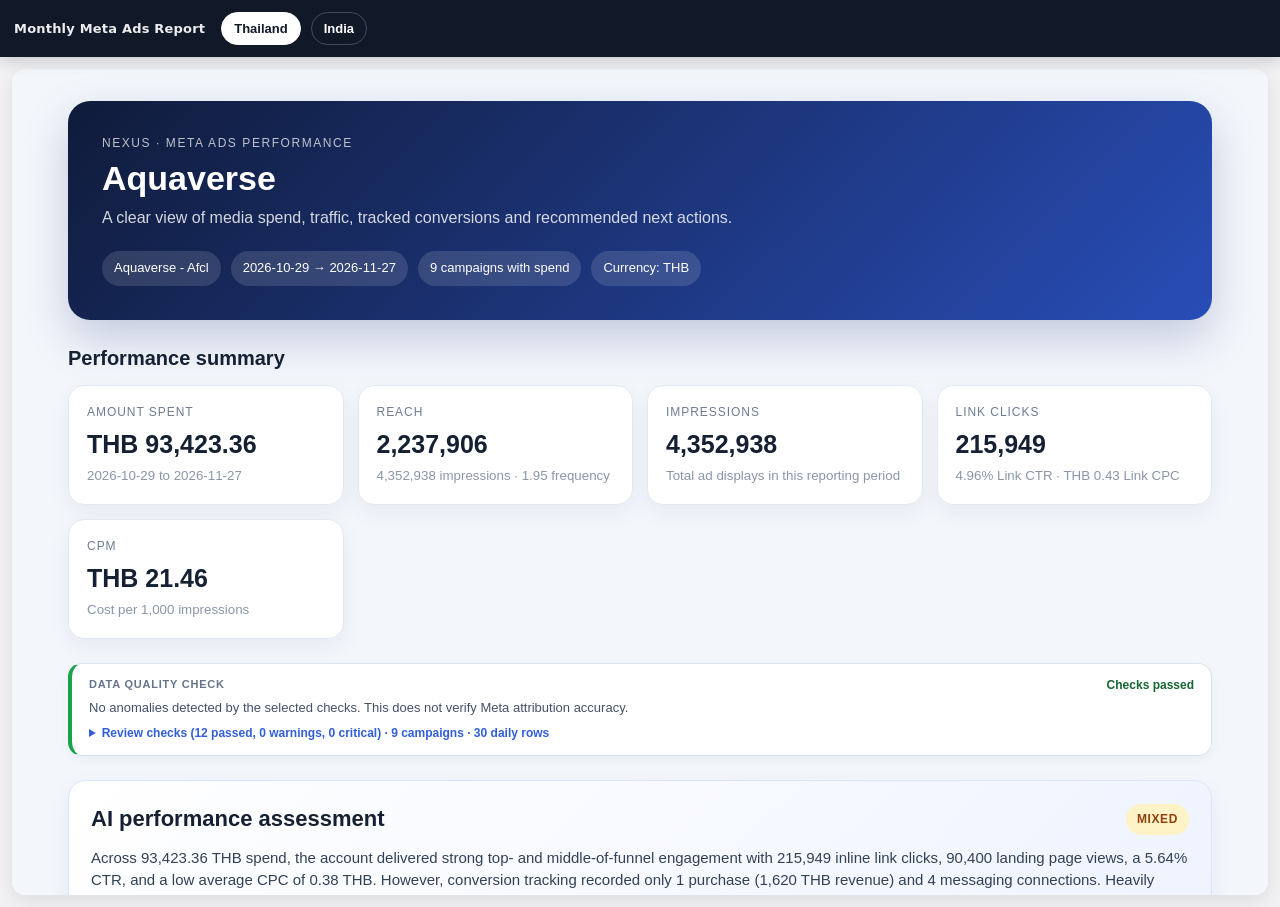
<file: ads.html>
<!DOCTYPE html><html lang="en"><head>  <meta charset="UTF-8">  <meta    name="viewport"    content="width=device-width, initial-scale=1.0"  >  <title>Monthly Meta Ads Report</title>  <style>    * {      box-sizing: border-box;    }    html,    body {      margin: 0;      padding: 0;      min-height: 100%;      background: #f1f1f4;      font-family:        system-ui,        -apple-system,        BlinkMacSystemFont,        "Segoe UI",        Roboto,        Arial,        sans-serif;      color: #111827;    }    .topbar {      position: sticky;      top: 0;      z-index: 9999;      display: flex;      align-items: center;      gap: 10px;      padding: 12px 14px;      background: #111827;      box-shadow: 0 4px 14px rgba(0, 0, 0, 0.16);    }    .title {      margin-right: 6px;      color: rgba(255, 255, 255, 0.92);      font-size: 13px;      font-weight: 700;      letter-spacing: 0.2px;    }    .btn {      border: 1px solid rgba(255, 255, 255, 0.22);      background: transparent;      color: #ffffff;      padding: 8px 12px;      border-radius: 999px;      cursor: pointer;      font-size: 13px;      font-weight: 600;      transition:        background 0.2s ease,        color 0.2s ease,        border-color 0.2s ease;    }    .btn:hover {      background: rgba(255, 255, 255, 0.1);    }    .btn.active {      background: #ffffff;      color: #111827;      border-color: #ffffff;    }    .wrap {      padding: 12px;    }    .panel {      display: none;    }    .panel.active {      display: block;    }    iframe {      display: block;      width: 100%;      height: calc(100vh - 74px);      min-height: 700px;      border: 0;      border-radius: 14px;      background: #ffffff;      box-shadow: 0 6px 18px rgba(0, 0, 0, 0.08);    }    .missing {      display: flex;      align-items: center;      justify-content: center;      min-height: 300px;      padding: 30px;      background: #ffffff;      border: 1px dashed #cbd5e1;      border-radius: 14px;      color: #64748b;      text-align: center;    }    @media (max-width: 600px) {      .topbar {        flex-wrap: wrap;      }      .title {        width: 100%;        margin-bottom: 2px;      }      iframe {        height: calc(100vh - 104px);        min-height: 600px;      }    }  </style></head><body>  <div class="topbar">    <div class="title">Monthly Meta Ads Report</div>    <button      class="btn active"      id="btnTH"      type="button"      onclick="showPanel('TH')"    >      Thailand    </button>    <button      class="btn"      id="btnIN"      type="button"      onclick="showPanel('IN')"    >      India    </button>  </div>  <div class="wrap">    <div class="panel active" id="panelTH">      <iframe               title="Thailand Meta Ads Report"               srcdoc="<!DOCTYPE html><html lang=&quot;en&quot;><head><meta charset=&quot;UTF-8&quot;><meta  name=&quot;viewport&quot;  content=&quot;width=device-width, initial-scale=1.0&quot;><title>  Aquaverse Meta Ads Report</title><style>  * {    box-sizing: border-box;  }  body {    margin: 0;    background: #f3f6fb;    color: #162033;    font-family: Inter, Arial, sans-serif;    line-height: 1.45;  }  .page {    max-width: 1180px;    margin: 0 auto;    padding: 32px 18px 60px;  }  .hero {    background: linear-gradient(135deg, #101b3a, #284db7);    color: white;    padding: 34px;    border-radius: 22px;    box-shadow: 0 18px 45px rgba(21, 47, 120, 0.22);  }  .eyebrow {    text-transform: uppercase;    letter-spacing: 0.13em;    font-size: 12px;    opacity: 0.72;  }  .hero h1 {    font-size: 34px;    line-height: 1.1;    margin: 8px 0;  }  .hero p {    margin: 0;    opacity: 0.82;  }  .meta {    display: flex;    flex-wrap: wrap;    gap: 10px;    margin-top: 22px;  }  .pill {    background: rgba(255, 255, 255, 0.13);    padding: 8px 12px;    border-radius: 999px;    font-size: 13px;  }  .section {    margin-top: 24px;  }  .section-title {    font-size: 20px;    margin: 0 0 12px;  }  .cards {    display: grid;    grid-template-columns: repeat(4, minmax(0, 1fr));    gap: 14px;  }  .card {    background: #fff;    border: 1px solid #e3e9f3;    border-radius: 16px;    padding: 18px;    box-shadow: 0 8px 22px rgba(26, 45, 86, 0.06);  }  .card span {    display: block;    color: #6f7c91;    font-size: 12px;    text-transform: uppercase;    letter-spacing: 0.08em;  }  .card strong {    display: block;    font-size: 25px;    margin-top: 5px;  }  .card small {    display: block;    color: #8a96a8;    margin-top: 4px;  }  .insights {    display: grid;    grid-template-columns: repeat(2, minmax(0, 1fr));    gap: 12px;  }  .insight {    background: #fff;    border-left: 4px solid #315fda;    border-radius: 12px;    padding: 15px 17px;    box-shadow: 0 6px 18px rgba(26, 45, 86, 0.05);  }  .insight span {    display: block;    color: #748199;    font-size: 12px;    text-transform: uppercase;    letter-spacing: 0.06em;  }  .insight strong {    display: block;    margin-top: 4px;  }  .panel {    background: #fff;    border: 1px solid #e3e9f3;    border-radius: 16px;    padding: 18px;    box-shadow: 0 8px 22px rgba(26, 45, 86, 0.05);  }  .trend-row {    display: grid;    grid-template-columns: 100px 1fr 100px;    gap: 12px;    align-items: center;    margin: 9px 0;  }  .trend-date,  .trend-value {    font-size: 12px;    color: #66748b;  }  .trend-value {    text-align: right;  }  .trend-track {    height: 10px;    background: #edf1f7;    border-radius: 999px;    overflow: hidden;  }  .trend-fill {    height: 100%;    background: linear-gradient(90deg, #315fda, #6c8cff);    border-radius: 999px;  }  /* Campaign table controls: lightweight client-side search, filtering and sorting. */  .campaign-toolbar {    padding: 16px;    margin-bottom: 12px;    background: #fff;    border: 1px solid #e3e9f3;    border-radius: 16px;    box-shadow: 0 6px 18px rgba(26, 45, 86, 0.04);  }  .campaign-controls {    display: grid;    grid-template-columns: minmax(220px, 2fr) minmax(148px, 1fr) minmax(136px, 0.85fr) minmax(160px, 1.1fr) auto;    gap: 10px;    align-items: end;  }  .campaign-control { display: block; min-width: 0; }  .campaign-control label {    display: block;    margin-bottom: 5px;    color: #64748b;    font-size: 11px;    font-weight: 700;    letter-spacing: 0.025em;  }  .campaign-control input, .campaign-control select {    display: block;    width: 100%;    height: 40px;    padding: 0 12px;    font: inherit;    font-size: 13px;    color: #18233d;    border: 1px solid #ccd7e7;    border-radius: 10px;    background: #fff;  }  .campaign-control input:focus-visible, .campaign-control select:focus-visible,  .campaign-reset:focus-visible {    outline: 3px solid rgba(49, 95, 218, 0.25);    outline-offset: 1px;    border-color: #315fda;  }  .campaign-reset {    height: 40px;    padding: 0 14px;    border: 1px solid #cbd5e1;    border-radius: 10px;    background: #f8fafc;    color: #334155;    font-size: 12px;    font-weight: 700;    cursor: pointer;    white-space: nowrap;  }  .campaign-reset:hover { background: #edf2f9; }  .campaign-toolbar-foot {    display: flex;    justify-content: space-between;    flex-wrap: wrap;    gap: 4px 16px;    margin-top: 10px;    color: #64748b;    font-size: 12px;  }  .campaign-match-count { font-weight: 700; color: #315fda; }  #noCampaignMatches td {    padding: 24px;    text-align: center;    color: #64748b;    background: #f9fbff;  }  #campaignRows tr[hidden] { display: none; }  .table-wrap {    overflow: auto;    background: #fff;    border: 1px solid #e3e9f3;    border-radius: 16px;    box-shadow: 0 8px 22px rgba(26, 45, 86, 0.05);  }  table {    width: 100%;    border-collapse: collapse;    min-width: 1160px;  }  th {    position: sticky;    top: 0;    background: #f7f9fc;    color: #66748b;    text-align: right;    font-size: 11px;    text-transform: uppercase;    letter-spacing: 0.06em;    padding: 13px 11px;    border-bottom: 1px solid #e3e9f3;  }  th:first-child,  td:first-child {    text-align: left;  }  td {    text-align: right;    padding: 13px 11px;    border-bottom: 1px solid #edf1f6;    font-size: 13px;  }  tr:last-child td {    border-bottom: 0;  }  .campaign-name {    font-weight: 700;    max-width: 260px;  }  .campaign-id {    color: #9aa5b5;    font-size: 10px;    margin-top: 3px;  }  .empty {    background: #fff;    border: 1px dashed #cfd8e7;    border-radius: 14px;    padding: 18px;    color: #7a879a;  }  /* Compact Data Quality Check, expanded only on demand. */  .dq-panel {    border: 1px solid #dbe3ee;    border-left: 4px solid #16a34a;    background: #fff;    padding: 13px 17px;    border-radius: 14px;    box-shadow: 0 4px 12px rgba(26, 45, 86, 0.04);  }  .dq-warning { border-left-color: #d97706; }  .dq-critical { border-left-color: #b91c1c; }  .dq-heading { display: flex; align-items: center; justify-content: space-between; flex-wrap: wrap; gap: 8px; }  .dq-label { color: #66748b; font-size: 11px; font-weight: 800; letter-spacing: 0.07em; }  .dq-status { font-size: 12px; font-weight: 700; color: #166534; }  .dq-warning .dq-status { color: #92400e; }  .dq-critical .dq-status { color: #991b1b; }  .dq-overview { margin: 5px 0 7px; color: #445168; font-size: 13px; }  .dq-details summary { cursor: pointer; color: #315fda; font-size: 12px; font-weight: 700; }  .dq-details summary:hover { text-decoration: underline; }  .dq-checks { list-style: none; padding: 7px 0 0; margin: 5px 0 0; }  .dq-check { display: flex; gap: 10px; padding: 10px 1px; border-top: 1px solid #eef2f7; }  .dq-icon { width: 20px; height: 20px; display: inline-flex; align-items: center; justify-content: center;    flex: 0 0 20px; border-radius: 50%; font-size: 12px; font-weight: 800;    background: #dcfce7; color: #166534; }  .dq-check-warning .dq-icon { background: #fef3c7; color: #92400e; }  .dq-check-critical .dq-icon { background: #fee2e2; color: #991b1b; }  .dq-check-info .dq-icon { background: #e8eef9; color: #315fda; }  .dq-check strong { display: block; font-size: 12px; }  .dq-check small { display: block; margin-top: 2px; font-size: 12px; color: #64748b; overflow-wrap: anywhere; }  .note {    font-size: 12px;    color: #7c889b;    margin-top: 14px;  }  /* Tiny hover hint, without introducing an extra dashboard panel. */  .metric-missing {    border-bottom: 1px dotted #9ba8b9;    color: #718096;    cursor: help;    white-space: nowrap;  }  .metric-missing:hover { color: #284db7; }  .footer {    text-align: center;    color: #929daf;    font-size: 12px;    margin-top: 28px;  }  .ai-hero {    background: linear-gradient(135deg, #ffffff, #eef3ff);    border: 1px solid #dbe5ff;    border-radius: 18px;    padding: 22px;    box-shadow: 0 8px 22px rgba(26, 45, 86, 0.06);  }  .ai-header {    display: flex;    align-items: center;    justify-content: space-between;    gap: 16px;    margin-bottom: 12px;  }  .ai-header h2 {    margin: 0;    font-size: 22px;  }  .health {    padding: 7px 11px;    border-radius: 999px;    font-size: 12px;    font-weight: 700;    text-transform: uppercase;    letter-spacing: 0.05em;  }  .health-good {    background: #dcfce7;    color: #166534;  }  .health-mixed {    background: #fef3c7;    color: #92400e;  }  .health-poor {    background: #fee2e2;    color: #991b1b;  }  .health-insufficient_data {    background: #e5e7eb;    color: #4b5563;  }  .ai-summary {    font-size: 15px;    color: #334155;    margin: 0;  }  .action-grid {    display: grid;    grid-template-columns: repeat(2, minmax(0, 1fr));    gap: 14px;  }  .action-card {    background: #fff;    border: 1px solid #e3e9f3;    border-radius: 16px;    padding: 18px;    box-shadow: 0 7px 20px rgba(26, 45, 86, 0.05);  }  .action-card h3 {    margin: 12px 0 8px;    font-size: 16px;  }  .action-card p {    margin: 7px 0;    color: #526077;    font-size: 13px;  }  .action-top {    display: flex;    justify-content: space-between;    align-items: center;  }  .action-number {    display: flex;    align-items: center;    justify-content: center;    width: 28px;    height: 28px;    border-radius: 50%;    background: #eef3ff;    color: #284db7;    font-weight: 800;    font-size: 12px;  }  .priority-badge {    padding: 5px 8px;    border-radius: 999px;    background: #edf1f7;    color: #5f6d84;    font-size: 10px;    font-weight: 700;    text-transform: uppercase;  }  .priority-high {    border-top: 4px solid #dc2626;  }  .priority-medium {    border-top: 4px solid #f59e0b;  }  .priority-low {    border-top: 4px solid #16a34a;  }  .finding-grid {    display: grid;    grid-template-columns: repeat(2, minmax(0, 1fr));    gap: 14px;  }  .finding {    background: #fff;    border: 1px solid #e3e9f3;    border-radius: 16px;    padding: 18px;  }  .finding.positive {    border-left: 5px solid #16a34a;  }  .finding.negative {    border-left: 5px solid #dc2626;  }  .finding h3 {    margin: 0 0 8px;    font-size: 16px;  }  .finding p {    margin: 0 0 10px;    color: #526077;  }  .evidence,  .recommendation {    font-size: 13px;    margin-top: 7px;    color: #445168;  }  .budget-row {    display: grid;    grid-template-columns: 1fr 40px 1fr;    gap: 12px;    align-items: center;    background: #fff;    border: 1px solid #e3e9f3;    border-radius: 16px;    padding: 17px;    margin-bottom: 12px;  }  .budget-row span {    display: block;    color: #8490a3;    font-size: 11px;    text-transform: uppercase;    letter-spacing: 0.06em;  }  .budget-row strong {    display: block;    margin-top: 4px;  }  .budget-row p {    grid-column: 1 / -1;    margin: 2px 0 0;    color: #59677d;    font-size: 13px;  }  .budget-arrow {    text-align: center;    font-size: 22px;    color: #315fda;  }  .test-grid {    display: grid;    grid-template-columns: repeat(3, minmax(0, 1fr));    gap: 14px;  }  .test-card {    background: #fff;    border: 1px solid #e3e9f3;    border-radius: 16px;    padding: 18px;  }  .test-index {    font-size: 10px;    text-transform: uppercase;    letter-spacing: 0.08em;    color: #315fda;    font-weight: 800;  }  .test-card h3 {    margin: 7px 0 10px;    font-size: 16px;  }  .test-card p {    font-size: 13px;    color: #526077;    margin: 7px 0;  }  .tracking-list {    margin: 0;    padding-left: 20px;  }  .tracking-list li {    margin: 8px 0;    color: #526077;  }  .final-recommendation {    background: #101b3a;    color: #fff;    border-radius: 18px;    padding: 22px;    font-size: 15px;  }  .warning {    margin-top: 12px;    padding: 11px 13px;    border-radius: 10px;    background: #fff4e5;    color: #8a5200;    font-size: 12px;  }  @media (max-width: 1100px) {    .campaign-controls {      grid-template-columns: repeat(2, minmax(0, 1fr));    }    .campaign-reset { grid-column: 1 / -1; justify-self: start; }  }  @media (max-width: 560px) {    .campaign-controls { grid-template-columns: 1fr; }    .campaign-reset { grid-column: auto; justify-self: stretch; }  }  @media (max-width: 850px) {    .cards {      grid-template-columns: repeat(2, minmax(0, 1fr));    }    .insights,    .action-grid,    .finding-grid {      grid-template-columns: 1fr;    }    .test-grid {      grid-template-columns: 1fr;    }    .hero h1 {      font-size: 27px;    }  }  @media (max-width: 520px) {    .cards {      grid-template-columns: 1fr;    }    .hero {      padding: 25px;    }    .trend-row {      grid-template-columns: 76px 1fr 82px;    }    .budget-row {      grid-template-columns: 1fr;    }    .budget-arrow {      transform: rotate(90deg);    }    .ai-header {      align-items: flex-start;      flex-direction: column;    }  }</style></head><body><div class=&quot;page&quot;>  <section class=&quot;hero&quot;>    <div class=&quot;eyebrow&quot;>      Nexus      · Meta Ads Performance    </div>    <h1>      Aquaverse    </h1>    <p>      A clear view of media spend, traffic, tracked      conversions and recommended next actions.    </p>    <div class=&quot;meta&quot;>      <span class=&quot;pill&quot;>        Aquaverse - Afcl      </span>      <span class=&quot;pill&quot;>        2026-10-29        →        2026-11-27      </span>      <span class=&quot;pill&quot;>        9 campaigns with spend      </span>      <span class=&quot;pill&quot;>        Currency: THB      </span>    </div>  </section>  <section class=&quot;section&quot;>    <h2 class=&quot;section-title&quot;>      Performance summary    </h2>    <div class=&quot;cards&quot;>      <div class=&quot;card&quot;>        <span>Amount spent</span>        <strong>THB 93,423.36</strong>        <small>          2026-10-29          to          2026-11-27        </small>      </div>      <div class=&quot;card&quot;>        <span>Reach</span>        <strong>2,237,906</strong>        <small>          4,352,938 impressions          ·          1.95 frequency        </small>      </div>      <div class=&quot;card&quot;>        <span>Impressions</span>        <strong>4,352,938</strong>        <small>Total ad displays in this reporting period</small>      </div>      <div class=&quot;card&quot;>        <span>Link clicks</span>        <strong>215,949</strong>        <small>          4.96% Link CTR          ·          THB 0.43 Link CPC        </small>      </div>      <div class=&quot;card&quot;>        <span>CPM</span>        <strong>THB 21.46</strong>        <small>Cost per 1,000 impressions</small>      </div>    </div>  </section>    <section class=&quot;section&quot; aria-label=&quot;Data quality check&quot;>    <div class=&quot;dq-panel dq-pass&quot;>      <div class=&quot;dq-heading&quot;>        <span class=&quot;dq-label&quot;>DATA QUALITY CHECK</span>        <span class=&quot;dq-status&quot;>Checks passed</span>      </div>      <p class=&quot;dq-overview&quot;>No anomalies detected by the selected checks. This does not verify Meta attribution accuracy.</p>      <details class=&quot;dq-details&quot;>        <summary>Review checks (12 passed, 0 warnings, 0 critical) · 9 campaigns · 30 daily rows</summary>        <ul class=&quot;dq-checks&quot;><li class=&quot;dq-check dq-check-pass&quot;>    <span class=&quot;dq-icon&quot; aria-hidden=&quot;true&quot;>✓</span>    <span><strong>Report date range</strong><small>2026-10-29 to 2026-11-27 (30 calendar days).</small></span>  </li><li class=&quot;dq-check dq-check-pass&quot;>    <span class=&quot;dq-icon&quot; aria-hidden=&quot;true&quot;>✓</span>    <span><strong>Account summary response</strong><small>Account spend and impressions are present and numeric.</small></span>  </li><li class=&quot;dq-check dq-check-pass&quot;>    <span class=&quot;dq-icon&quot; aria-hidden=&quot;true&quot;>✓</span>    <span><strong>Campaign response</strong><small>9 campaign rows received.</small></span>  </li><li class=&quot;dq-check dq-check-pass&quot;>    <span class=&quot;dq-icon&quot; aria-hidden=&quot;true&quot;>✓</span>    <span><strong>Campaign pagination</strong><small>No additional campaign page is indicated in this response.</small></span>  </li><li class=&quot;dq-check dq-check-pass&quot;>    <span class=&quot;dq-icon&quot; aria-hidden=&quot;true&quot;>✓</span>    <span><strong>Daily trend response</strong><small>30 daily rows received. Days without delivery may not have a row.</small></span>  </li><li class=&quot;dq-check dq-check-pass&quot;>    <span class=&quot;dq-icon&quot; aria-hidden=&quot;true&quot;>✓</span>    <span><strong>Daily pagination</strong><small>No additional daily page is indicated.</small></span>  </li><li class=&quot;dq-check dq-check-pass&quot;>    <span class=&quot;dq-icon&quot; aria-hidden=&quot;true&quot;>✓</span>    <span><strong>Duplicate campaign identifiers</strong><small>No duplicate non-empty campaign IDs in returned campaign rows.</small></span>  </li><li class=&quot;dq-check dq-check-pass&quot;>    <span class=&quot;dq-icon&quot; aria-hidden=&quot;true&quot;>✓</span>    <span><strong>Metric value integrity</strong><small>No invalid/negative core metrics or obvious reach/click inconsistencies found.</small></span>  </li><li class=&quot;dq-check dq-check-pass&quot;>    <span class=&quot;dq-icon&quot; aria-hidden=&quot;true&quot;>✓</span>    <span><strong>Daily date integrity</strong><small>30 unique reporting dates are inside the selected period. (Zero-delivery days may be omitted.)</small></span>  </li><li class=&quot;dq-check dq-check-pass&quot;>    <span class=&quot;dq-icon&quot; aria-hidden=&quot;true&quot;>✓</span>    <span><strong>Account vs. campaign spend</strong><small>Account: 93,423.36, rows: 93,423.36, difference: 0 (0.00%). Allowed tolerance: max(5 currency units, 2% of account spend).</small></span>  </li><li class=&quot;dq-check dq-check-pass&quot;>    <span class=&quot;dq-icon&quot; aria-hidden=&quot;true&quot;>✓</span>    <span><strong>Account vs. daily spend</strong><small>Account: 93,423.36, rows: 93,423.36, difference: 0 (0.00%). Allowed tolerance: max(5 currency units, 2% of account spend).</small></span>  </li><li class=&quot;dq-check dq-check-info&quot;>    <span class=&quot;dq-icon&quot; aria-hidden=&quot;true&quot;>i</span>    <span><strong>Conversion metric coverage</strong><small>Of 9 campaigns with spend: lead actions available for 0, purchase actions for 1, and purchase value for 1. Missing conversion actions are not proof of zero sales.</small></span>  </li><li class=&quot;dq-check dq-check-pass&quot;>    <span class=&quot;dq-icon&quot; aria-hidden=&quot;true&quot;>✓</span>    <span><strong>AI analysis structure</strong><small>AI recommendations were parsed, but must still be verified against Meta data.</small></span>  </li></ul>      </details>    </div>  </section>  <section class=&quot;section&quot;>    <div class=&quot;ai-hero&quot;>      <div class=&quot;ai-header&quot;>        <h2>AI performance assessment</h2>        <span          class=&quot;health health-mixed&quot;        >          Mixed        </span>      </div>      <p class=&quot;ai-summary&quot;>        Across 93,423.36 THB spend, the account delivered strong top- and middle-of-funnel engagement with 215,949 inline link clicks, 90,400 landing page views, a 5.64% CTR, and a low average CPC of 0.38 THB. However, conversion tracking recorded only 1 purchase (1,620 THB revenue) and 4 messaging connections. Heavily spending campaigns targeting Lazada and Shopee lack offsite purchase attribution, and purchase volume falls below the minimum threshold of 3 results across almost all campaigns.      </p>          </div>  </section>  <section class=&quot;section&quot;>    <h2 class=&quot;section-title&quot;>      Priority actions    </h2>    <div class=&quot;action-grid&quot;>                <div class=&quot;action-card priority-high&quot;>            <div class=&quot;action-top&quot;>              <span class=&quot;action-number&quot;>1</span>              <span class=&quot;priority-badge&quot;>                high              </span>            </div>            <h3>              Set up Collaborative Ads (CPAS) and Conversion Tracking for Marketplaces            </h3>            <p>              <strong>Why:</strong>              Lazada and Shopee conversion campaigns spent 25,475.60 THB combined and generated 82,716 link clicks but recorded 0 purchases due to missing marketplace attribution.            </p>            <p>              <strong>Do this:</strong>              Implement Meta Collaborative Ads (CPAS) or CAPI integrations to capture ticket purchases on Lazada and Shopee platforms.            </p>          </div>                  <div class=&quot;action-card priority-high&quot;>            <div class=&quot;action-top&quot;>              <span class=&quot;action-number&quot;>2</span>              <span class=&quot;priority-badge&quot;>                high              </span>            </div>            <h3>              Rebuild Low-CTR Campaign Creatives            </h3>            <p>              <strong>Why:</strong>              Christmas Early bird underperformed with a 2.50% CTR and 1.03 THB CPC, spending 13,617.46 THB for only 5,131 website landing page views.            </p>            <p>              <strong>Do this:</strong>              Refresh creative formats and copy for Christmas Early bird to lower CPC toward the account average of 0.38 THB.            </p>          </div>                  <div class=&quot;action-card priority-medium&quot;>            <div class=&quot;action-top&quot;>              <span class=&quot;action-number&quot;>3</span>              <span class=&quot;priority-badge&quot;>                medium              </span>            </div>            <h3>              Carefully Scale Top Traffic Performers            </h3>            <p>              <strong>Why:</strong>              Claude | TH | Party Goers | Thai | 2026-06-19 delivered the highest traffic efficiency with an 8.46% CTR and 0.16 THB CPC.            </p>            <p>              <strong>Do this:</strong>              Incrementally increase daily budget on high-CTR traffic campaigns by 10-15% while monitoring landing page view efficiency.            </p>          </div>            </div>  </section>  <section class=&quot;section&quot;>    <h2 class=&quot;section-title&quot;>      What is working    </h2>    <div class=&quot;finding-grid&quot;>                <div class=&quot;finding positive&quot;>            <h3>              Claude | TH | Party Goers | Thai | 2026-06-19            </h3>            <p>              Top account traffic efficiency driver with high CTR and lowest CPC.            </p>            <div class=&quot;evidence&quot;>              <strong>Evidence:</strong>              Spend 11,654.06 THB, CTR 8.46%, CPC 0.16 THB, delivering 58,335 inline link clicks and 11,159 landing page views.            </div>            <div class=&quot;recommendation&quot;>              <strong>Next step:</strong>              Maintain as a primary traffic driver and carefully scale budget.            </div>          </div>                  <div class=&quot;finding positive&quot;>            <h3>              Early bird            </h3>            <p>              Strong click engagement and website traffic volume.            </p>            <div class=&quot;evidence&quot;>              <strong>Evidence:</strong>              Spend 11,437.11 THB, CTR 7.71%, CPC 0.52 THB, generating 19,197 inline link clicks and 16,525 landing page views.            </div>            <div class=&quot;recommendation&quot;>              <strong>Next step:</strong>              Keep campaign active and test secondary calls-to-action.            </div>          </div>                  <div class=&quot;finding positive&quot;>            <h3>              Party            </h3>            <p>              High landing page view volume and strong CTR.            </p>            <div class=&quot;evidence&quot;>              <strong>Evidence:</strong>              Spend 10,440.92 THB, CTR 6.75%, CPC 0.41 THB, generating 24,246 inline link clicks and 17,728 landing page views.            </div>            <div class=&quot;recommendation&quot;>              <strong>Next step:</strong>              Continue running to maintain consistent site visitor volume.            </div>          </div>            </div>  </section>  <section class=&quot;section&quot;>    <h2 class=&quot;section-title&quot;>      What needs improvement    </h2>    <div class=&quot;finding-grid&quot;>                <div class=&quot;finding negative&quot;>            <h3>              Christmas Early bird            </h3>            <p>              Subpar click-through rate and highest CPC among conversion/traffic campaigns.            </p>            <div class=&quot;evidence&quot;>              <strong>Evidence:</strong>              Spend 13,617.46 THB, CTR 2.50%, CPC 1.03 THB, yielding 11,366 inline link clicks and 5,131 website LPVs.            </div>            <div class=&quot;recommendation&quot;>              <strong>Recommended change:</strong>              Rebuild creative assets and copy before committing further budget.            </div>          </div>                  <div class=&quot;finding negative&quot;>            <h3>              FB Follow | Thailand | Aquaverse Lifestyle            </h3>            <p>              High acquisition cost per click for brand engagement without generating leads or purchases.            </p>            <div class=&quot;evidence&quot;>              <strong>Evidence:</strong>              Spend 3,550.06 THB, CPM 33.58 THB, CPC 0.85 THB, resulting in 716 link clicks and 0 conversions.            </div>            <div class=&quot;recommendation&quot;>              <strong>Recommended change:</strong>              Reduce budget and reallocate spend toward direct-response traffic campaigns.            </div>          </div>            </div>  </section>  <section class=&quot;section&quot;>    <h2 class=&quot;section-title&quot;>      Budget recommendations    </h2>    <div>                <div class=&quot;budget-row&quot;>            <div>              <span>Reduce or take from</span>              <strong>                Christmas Early bird              </strong>            </div>            <div class=&quot;budget-arrow&quot;>→</div>            <div>              <span>Move toward</span>              <strong>                Claude | TH | Party Goers | Thai | 2026-06-19              </strong>            </div>            <p>              Reallocate budget from a low-CTR (2.50%), high-CPC (1.03 THB) campaign to the account&amp;#039;s most cost-effective traffic campaign (8.46% CTR, 0.16 THB CPC).            </p>          </div>                  <div class=&quot;budget-row&quot;>            <div>              <span>Reduce or take from</span>              <strong>                FB Follow | Thailand | Aquaverse Lifestyle              </strong>            </div>            <div class=&quot;budget-arrow&quot;>→</div>            <div>              <span>Move toward</span>              <strong>                Early bird              </strong>            </div>            <p>              Shift funds from low-intent brand engagement (0.85 THB CPC) to high-CTR event traffic generation (7.71% CTR, 0.52 THB CPC).            </p>          </div>            </div>  </section>  <section class=&quot;section&quot;>    <h2 class=&quot;section-title&quot;>      Recommended tests    </h2>    <div class=&quot;test-grid&quot;>                <div class=&quot;test-card&quot;>            <span class=&quot;test-index&quot;>              Test 1            </span>            <h3>              Collaborative Ads (CPAS) vs Standard Link Ads            </h3>            <p>              <strong>Setup:</strong>              Run a split test comparing standard landing page link ads against CPAS catalog formats pointing to Lazada/Shopee storefronts.            </p>            <p>              <strong>Success metric:</strong>              Cost per attributed marketplace ticket purchase.            </p>          </div>                  <div class=&quot;test-card&quot;>            <span class=&quot;test-index&quot;>              Test 2            </span>            <h3>              Creative Asset Refresh for Christmas Early bird            </h3>            <p>              <strong>Setup:</strong>              Test short-form video creative against single-image urgency graphics to improve ad engagement.            </p>            <p>              <strong>Success metric:</strong>              Click-through rate (CTR &amp;gt; 5.0%) and CPC (&amp;lt; 0.50 THB).            </p>          </div>            </div>  </section>  <section class=&quot;section&quot;>    <h2 class=&quot;section-title&quot;>      Tracking and attribution checks    </h2>    <div class=&quot;panel&quot;>          <ul class=&quot;tracking-list&quot;>      <li>Severe attribution gap: 215,949 inline link clicks and 90,400 landing page views yielded only 1 recorded purchase (1,620 THB).</li><li>Lazada and Shopee campaigns (25,475.60 THB combined spend) lack Collaborative Ads (CPAS) integration, obscuring offsite purchase data.</li><li>Purchase volume across 8 of 9 campaigns is 0, remaining below the minimum threshold of 3 results required for purchase-based optimization decisions.</li>    </ul>      </div>  </section>          <section class=&quot;section&quot;>          <h2 class=&quot;section-title&quot;>            Final recommendation          </h2>          <div class=&quot;final-recommendation&quot;>            Focus immediate efforts on resolving conversion tracking by establishing Meta CPAS for Lazada/Shopee campaigns and auditing website Pixel/CAPI setup. Evaluate campaigns primarily on traffic efficiency metrics (CTR, CPC, LPVs) until minimum conversion sample sizes (&amp;gt;= 3 results per campaign) are met, avoiding campaign shutdowns based solely on unrecorded conversion data.          </div>        </section>        <section class=&quot;section&quot;>    <h2 class=&quot;section-title&quot;>      Standout campaigns    </h2>    <div class=&quot;insights&quot;>                <div class=&quot;insight&quot;>            <span>Highest link CTR</span>            <strong>6.93% · Claude | TH | Party Goers | Thai | 2026-06-19</strong>          </div>                  <div class=&quot;insight&quot;>            <span>Lowest link CPC</span>            <strong>THB 0.20 · Claude | TH | Party Goers | Thai | 2026-06-19</strong>          </div>                  <div class=&quot;insight&quot;>            <span>Best ROAS</span>            <strong>0.22× · Lazada-shopee- Spooky season early bird</strong>          </div>            </div>  </section>  <section class=&quot;section&quot;>    <h2 class=&quot;section-title&quot;>      Daily spend trend    </h2>    <div class=&quot;panel&quot;>            <div class=&quot;trend-row&quot;>        <div class=&quot;trend-date&quot;>          2026-10-29        </div>        <div class=&quot;trend-track&quot;>          <div            class=&quot;trend-fill&quot;            style=&quot;width:91%&quot;          ></div>        </div>        <div class=&quot;trend-value&quot;>          THB 4,503.88        </div>      </div>          <div class=&quot;trend-row&quot;>        <div class=&quot;trend-date&quot;>          2026-10-30        </div>        <div class=&quot;trend-track&quot;>          <div            class=&quot;trend-fill&quot;            style=&quot;width:95%&quot;          ></div>        </div>        <div class=&quot;trend-value&quot;>          THB 4,706.43        </div>      </div>          <div class=&quot;trend-row&quot;>        <div class=&quot;trend-date&quot;>          2026-10-31        </div>        <div class=&quot;trend-track&quot;>          <div            class=&quot;trend-fill&quot;            style=&quot;width:72%&quot;          ></div>        </div>        <div class=&quot;trend-value&quot;>          THB 3,577.53        </div>      </div>          <div class=&quot;trend-row&quot;>        <div class=&quot;trend-date&quot;>          2026-11-01        </div>        <div class=&quot;trend-track&quot;>          <div            class=&quot;trend-fill&quot;            style=&quot;width:98%&quot;          ></div>        </div>        <div class=&quot;trend-value&quot;>          THB 4,846.88        </div>      </div>          <div class=&quot;trend-row&quot;>        <div class=&quot;trend-date&quot;>          2026-11-02        </div>        <div class=&quot;trend-track&quot;>          <div            class=&quot;trend-fill&quot;            style=&quot;width:84%&quot;          ></div>        </div>        <div class=&quot;trend-value&quot;>          THB 4,170.26        </div>      </div>          <div class=&quot;trend-row&quot;>        <div class=&quot;trend-date&quot;>          2026-11-03        </div>        <div class=&quot;trend-track&quot;>          <div            class=&quot;trend-fill&quot;            style=&quot;width:100%&quot;          ></div>        </div>        <div class=&quot;trend-value&quot;>          THB 4,960.03        </div>      </div>          <div class=&quot;trend-row&quot;>        <div class=&quot;trend-date&quot;>          2026-11-04        </div>        <div class=&quot;trend-track&quot;>          <div            class=&quot;trend-fill&quot;            style=&quot;width:93%&quot;          ></div>        </div>        <div class=&quot;trend-value&quot;>          THB 4,606.63        </div>      </div>          <div class=&quot;trend-row&quot;>        <div class=&quot;trend-date&quot;>          2026-11-05        </div>        <div class=&quot;trend-track&quot;>          <div            class=&quot;trend-fill&quot;            style=&quot;width:94%&quot;          ></div>        </div>        <div class=&quot;trend-value&quot;>          THB 4,640.94        </div>      </div>          <div class=&quot;trend-row&quot;>        <div class=&quot;trend-date&quot;>          2026-11-06        </div>        <div class=&quot;trend-track&quot;>          <div            class=&quot;trend-fill&quot;            style=&quot;width:85%&quot;          ></div>        </div>        <div class=&quot;trend-value&quot;>          THB 4,201.67        </div>      </div>          <div class=&quot;trend-row&quot;>        <div class=&quot;trend-date&quot;>          2026-11-07        </div>        <div class=&quot;trend-track&quot;>          <div            class=&quot;trend-fill&quot;            style=&quot;width:70%&quot;          ></div>        </div>        <div class=&quot;trend-value&quot;>          THB 3,469.69        </div>      </div>          <div class=&quot;trend-row&quot;>        <div class=&quot;trend-date&quot;>          2026-11-08        </div>        <div class=&quot;trend-track&quot;>          <div            class=&quot;trend-fill&quot;            style=&quot;width:88%&quot;          ></div>        </div>        <div class=&quot;trend-value&quot;>          THB 4,342.02        </div>      </div>          <div class=&quot;trend-row&quot;>        <div class=&quot;trend-date&quot;>          2026-11-09        </div>        <div class=&quot;trend-track&quot;>          <div            class=&quot;trend-fill&quot;            style=&quot;width:77%&quot;          ></div>        </div>        <div class=&quot;trend-value&quot;>          THB 3,800.94        </div>      </div>          <div class=&quot;trend-row&quot;>        <div class=&quot;trend-date&quot;>          2026-11-10        </div>        <div class=&quot;trend-track&quot;>          <div            class=&quot;trend-fill&quot;            style=&quot;width:69%&quot;          ></div>        </div>        <div class=&quot;trend-value&quot;>          THB 3,441.36        </div>      </div>          <div class=&quot;trend-row&quot;>        <div class=&quot;trend-date&quot;>          2026-11-11        </div>        <div class=&quot;trend-track&quot;>          <div            class=&quot;trend-fill&quot;            style=&quot;width:68%&quot;          ></div>        </div>        <div class=&quot;trend-value&quot;>          THB 3,389.28        </div>      </div>          <div class=&quot;trend-row&quot;>        <div class=&quot;trend-date&quot;>          2026-11-12        </div>        <div class=&quot;trend-track&quot;>          <div            class=&quot;trend-fill&quot;            style=&quot;width:74%&quot;          ></div>        </div>        <div class=&quot;trend-value&quot;>          THB 3,675.13        </div>      </div>          <div class=&quot;trend-row&quot;>        <div class=&quot;trend-date&quot;>          2026-11-13        </div>        <div class=&quot;trend-track&quot;>          <div            class=&quot;trend-fill&quot;            style=&quot;width:72%&quot;          ></div>        </div>        <div class=&quot;trend-value&quot;>          THB 3,565.76        </div>      </div>          <div class=&quot;trend-row&quot;>        <div class=&quot;trend-date&quot;>          2026-11-14        </div>        <div class=&quot;trend-track&quot;>          <div            class=&quot;trend-fill&quot;            style=&quot;width:57%&quot;          ></div>        </div>        <div class=&quot;trend-value&quot;>          THB 2,822.40        </div>      </div>          <div class=&quot;trend-row&quot;>        <div class=&quot;trend-date&quot;>          2026-11-15        </div>        <div class=&quot;trend-track&quot;>          <div            class=&quot;trend-fill&quot;            style=&quot;width:73%&quot;          ></div>        </div>        <div class=&quot;trend-value&quot;>          THB 3,622.00        </div>      </div>          <div class=&quot;trend-row&quot;>        <div class=&quot;trend-date&quot;>          2026-11-16        </div>        <div class=&quot;trend-track&quot;>          <div            class=&quot;trend-fill&quot;            style=&quot;width:66%&quot;          ></div>        </div>        <div class=&quot;trend-value&quot;>          THB 3,264.05        </div>      </div>          <div class=&quot;trend-row&quot;>        <div class=&quot;trend-date&quot;>          2026-11-17        </div>        <div class=&quot;trend-track&quot;>          <div            class=&quot;trend-fill&quot;            style=&quot;width:36%&quot;          ></div>        </div>        <div class=&quot;trend-value&quot;>          THB 1,801.09        </div>      </div>          <div class=&quot;trend-row&quot;>        <div class=&quot;trend-date&quot;>          2026-11-18        </div>        <div class=&quot;trend-track&quot;>          <div            class=&quot;trend-fill&quot;            style=&quot;width:29%&quot;          ></div>        </div>        <div class=&quot;trend-value&quot;>          THB 1,416.23        </div>      </div>          <div class=&quot;trend-row&quot;>        <div class=&quot;trend-date&quot;>          2026-11-19        </div>        <div class=&quot;trend-track&quot;>          <div            class=&quot;trend-fill&quot;            style=&quot;width:36%&quot;          ></div>        </div>        <div class=&quot;trend-value&quot;>          THB 1,787.97        </div>      </div>          <div class=&quot;trend-row&quot;>        <div class=&quot;trend-date&quot;>          2026-11-20        </div>        <div class=&quot;trend-track&quot;>          <div            class=&quot;trend-fill&quot;            style=&quot;width:32%&quot;          ></div>        </div>        <div class=&quot;trend-value&quot;>          THB 1,582.81        </div>      </div>          <div class=&quot;trend-row&quot;>        <div class=&quot;trend-date&quot;>          2026-11-21        </div>        <div class=&quot;trend-track&quot;>          <div            class=&quot;trend-fill&quot;            style=&quot;width:32%&quot;          ></div>        </div>        <div class=&quot;trend-value&quot;>          THB 1,566.23        </div>      </div>          <div class=&quot;trend-row&quot;>        <div class=&quot;trend-date&quot;>          2026-11-22        </div>        <div class=&quot;trend-track&quot;>          <div            class=&quot;trend-fill&quot;            style=&quot;width:45%&quot;          ></div>        </div>        <div class=&quot;trend-value&quot;>          THB 2,228.47        </div>      </div>          <div class=&quot;trend-row&quot;>        <div class=&quot;trend-date&quot;>          2026-11-23        </div>        <div class=&quot;trend-track&quot;>          <div            class=&quot;trend-fill&quot;            style=&quot;width:26%&quot;          ></div>        </div>        <div class=&quot;trend-value&quot;>          THB 1,310.86        </div>      </div>          <div class=&quot;trend-row&quot;>        <div class=&quot;trend-date&quot;>          2026-11-24        </div>        <div class=&quot;trend-track&quot;>          <div            class=&quot;trend-fill&quot;            style=&quot;width:39%&quot;          ></div>        </div>        <div class=&quot;trend-value&quot;>          THB 1,929.42        </div>      </div>          <div class=&quot;trend-row&quot;>        <div class=&quot;trend-date&quot;>          2026-11-25        </div>        <div class=&quot;trend-track&quot;>          <div            class=&quot;trend-fill&quot;            style=&quot;width:46%&quot;          ></div>        </div>        <div class=&quot;trend-value&quot;>          THB 2,273.63        </div>      </div>          <div class=&quot;trend-row&quot;>        <div class=&quot;trend-date&quot;>          2026-11-26        </div>        <div class=&quot;trend-track&quot;>          <div            class=&quot;trend-fill&quot;            style=&quot;width:27%&quot;          ></div>        </div>        <div class=&quot;trend-value&quot;>          THB 1,330.53        </div>      </div>          <div class=&quot;trend-row&quot;>        <div class=&quot;trend-date&quot;>          2026-11-27        </div>        <div class=&quot;trend-track&quot;>          <div            class=&quot;trend-fill&quot;            style=&quot;width:12%&quot;          ></div>        </div>        <div class=&quot;trend-value&quot;>          THB 589.24        </div>      </div>        </div>  </section>  <section class=&quot;section&quot;>    <h2 class=&quot;section-title&quot;>      Campaign breakdown    </h2>    <div class=&quot;campaign-toolbar&quot; id=&quot;campaignToolbar&quot;>      <div class=&quot;campaign-controls&quot;>        <div class=&quot;campaign-control&quot;>          <label for=&quot;campaignSearch&quot;>Search campaign</label>          <input id=&quot;campaignSearch&quot; type=&quot;search&quot; placeholder=&quot;Name or campaign ID&quot; autocomplete=&quot;off&quot; />        </div>        <div class=&quot;campaign-control&quot;>          <label for=&quot;campaignResults&quot;>Tracked results</label>          <select id=&quot;campaignResults&quot;>            <option value=&quot;all&quot;>All campaigns</option>            <option value=&quot;any&quot;>Leads or purchases &amp;gt; 0</option>            <option value=&quot;leads&quot;>Leads &amp;gt; 0</option>            <option value=&quot;purchases&quot;>Purchases &amp;gt; 0</option>            <option value=&quot;missing&quot;>No lead/purchase metrics</option>          </select>        </div>        <div class=&quot;campaign-control&quot;>          <label for=&quot;campaignSpend&quot;>Spend</label>          <select id=&quot;campaignSpend&quot;>            <option value=&quot;all&quot;>All spend</option>            <option value=&quot;spending&quot;>Spent &amp;gt; 0</option>            <option value=&quot;no-spend&quot;>No spend</option>          </select>        </div>        <div class=&quot;campaign-control&quot;>          <label for=&quot;campaignSort&quot;>Sort by</label>          <select id=&quot;campaignSort&quot;>            <option value=&quot;spend-desc&quot;>Spend: highest</option>            <option value=&quot;spend-asc&quot;>Spend: lowest</option>            <option value=&quot;ctr-desc&quot;>Link CTR: highest</option>            <option value=&quot;cpc-asc&quot;>Link CPC: lowest</option>            <option value=&quot;leads-desc&quot;>Leads: highest</option>            <option value=&quot;purchases-desc&quot;>Purchases: highest</option>          </select>        </div>        <button type=&quot;button&quot; class=&quot;campaign-reset&quot; id=&quot;campaignReset&quot;>Clear filters</button>      </div>      <div class=&quot;campaign-toolbar-foot&quot;>        <span id=&quot;campaignMatchCount&quot; class=&quot;campaign-match-count&quot; role=&quot;status&quot; aria-live=&quot;polite&quot;>Showing 9 of 9 campaigns</span>        <span>Filters apply to this table only; account totals stay unchanged.</span>      </div>    </div>    <div class=&quot;table-wrap&quot;>      <table>        <thead>          <tr>            <th>Campaign</th>            <th>Spend</th>            <th>Reach</th>            <th>Impressions</th>            <th>Link clicks</th>            <th>Link CTR</th>            <th>Link CPC</th>            <th>Leads</th>            <th>CPL</th>            <th>Purchases</th>            <th>Revenue</th>            <th>ROAS</th>          </tr>        </thead>        <tbody id=&quot;campaignRows&quot;>                <tr        data-campaign-search=&quot;Claude | TH | Conversions Lazada | 12Jun 120248860520190203&quot;        data-spend=&quot;13815.07&quot;        data-ctr=&quot;4.456671784823127&quot;        data-cpc=&quot;0.35335371000332505&quot;        data-leads=&quot;&quot;        data-purchases=&quot;&quot;      >        <td>          <div class=&quot;campaign-name&quot;>            Claude | TH | Conversions Lazada | 12Jun          </div>          <div class=&quot;campaign-id&quot;>            120248860520190203          </div>        </td>        <td>THB 13,815.07</td>        <td>486,326</td>        <td>877,269</td>        <td>39,097</td>        <td>4.46%</td>        <td>THB 0.35</td>        <td><span class=&quot;metric-missing&quot; role=&quot;img&quot; aria-label=&quot;No lead action value returned by Meta API; this does not prove zero leads.&quot; title=&quot;No lead action value returned by Meta API; this does not prove zero leads.&quot;>—</span></td>        <td><span class=&quot;metric-missing&quot; role=&quot;img&quot; aria-label=&quot;Cost per lead cannot be calculated because positive tracked lead results are unavailable.&quot; title=&quot;Cost per lead cannot be calculated because positive tracked lead results are unavailable.&quot;>—</span></td>        <td><span class=&quot;metric-missing&quot; role=&quot;img&quot; aria-label=&quot;No purchase action value returned by Meta API; this does not prove zero sales.&quot; title=&quot;No purchase action value returned by Meta API; this does not prove zero sales.&quot;>—</span></td>        <td><span class=&quot;metric-missing&quot; role=&quot;img&quot; aria-label=&quot;No purchase value returned by Meta API.&quot; title=&quot;No purchase value returned by Meta API.&quot;>—</span></td>        <td><span class=&quot;metric-missing&quot; role=&quot;img&quot; aria-label=&quot;ROAS cannot be calculated because purchase value or a valid spend denominator is unavailable.&quot; title=&quot;ROAS cannot be calculated because purchase value or a valid spend denominator is unavailable.&quot;>—</span></td>      </tr>          <tr        data-campaign-search=&quot;Christmas Early bird 120252316930800203&quot;        data-spend=&quot;13617.46&quot;        data-ctr=&quot;2.136377818962374&quot;        data-cpc=&quot;1.198087277846208&quot;        data-leads=&quot;&quot;        data-purchases=&quot;&quot;      >        <td>          <div class=&quot;campaign-name&quot;>            Christmas Early bird          </div>          <div class=&quot;campaign-id&quot;>            120252316930800203          </div>        </td>        <td>THB 13,617.46</td>        <td>260,459</td>        <td>532,022</td>        <td>11,366</td>        <td>2.14%</td>        <td>THB 1.20</td>        <td><span class=&quot;metric-missing&quot; role=&quot;img&quot; aria-label=&quot;No lead action value returned by Meta API; this does not prove zero leads.&quot; title=&quot;No lead action value returned by Meta API; this does not prove zero leads.&quot;>—</span></td>        <td><span class=&quot;metric-missing&quot; role=&quot;img&quot; aria-label=&quot;Cost per lead cannot be calculated because positive tracked lead results are unavailable.&quot; title=&quot;Cost per lead cannot be calculated because positive tracked lead results are unavailable.&quot;>—</span></td>        <td><span class=&quot;metric-missing&quot; role=&quot;img&quot; aria-label=&quot;No purchase action value returned by Meta API; this does not prove zero sales.&quot; title=&quot;No purchase action value returned by Meta API; this does not prove zero sales.&quot;>—</span></td>        <td><span class=&quot;metric-missing&quot; role=&quot;img&quot; aria-label=&quot;No purchase value returned by Meta API.&quot; title=&quot;No purchase value returned by Meta API.&quot;>—</span></td>        <td><span class=&quot;metric-missing&quot; role=&quot;img&quot; aria-label=&quot;ROAS cannot be calculated because purchase value or a valid spend denominator is unavailable.&quot; title=&quot;ROAS cannot be calculated because purchase value or a valid spend denominator is unavailable.&quot;>—</span></td>      </tr>          <tr        data-campaign-search=&quot;Claude | TH | Conversions Shopee | 12Jun 120248860545320203&quot;        data-spend=&quot;11660.53&quot;        data-ctr=&quot;5.537683006718498&quot;        data-cpc=&quot;0.2673268529769137&quot;        data-leads=&quot;&quot;        data-purchases=&quot;&quot;      >        <td>          <div class=&quot;campaign-name&quot;>            Claude | TH | Conversions Shopee | 12Jun          </div>          <div class=&quot;campaign-id&quot;>            120248860545320203          </div>        </td>        <td>THB 11,660.53</td>        <td>524,343</td>        <td>787,676</td>        <td>43,619</td>        <td>5.54%</td>        <td>THB 0.27</td>        <td><span class=&quot;metric-missing&quot; role=&quot;img&quot; aria-label=&quot;No lead action value returned by Meta API; this does not prove zero leads.&quot; title=&quot;No lead action value returned by Meta API; this does not prove zero leads.&quot;>—</span></td>        <td><span class=&quot;metric-missing&quot; role=&quot;img&quot; aria-label=&quot;Cost per lead cannot be calculated because positive tracked lead results are unavailable.&quot; title=&quot;Cost per lead cannot be calculated because positive tracked lead results are unavailable.&quot;>—</span></td>        <td><span class=&quot;metric-missing&quot; role=&quot;img&quot; aria-label=&quot;No purchase action value returned by Meta API; this does not prove zero sales.&quot; title=&quot;No purchase action value returned by Meta API; this does not prove zero sales.&quot;>—</span></td>        <td><span class=&quot;metric-missing&quot; role=&quot;img&quot; aria-label=&quot;No purchase value returned by Meta API.&quot; title=&quot;No purchase value returned by Meta API.&quot;>—</span></td>        <td><span class=&quot;metric-missing&quot; role=&quot;img&quot; aria-label=&quot;ROAS cannot be calculated because purchase value or a valid spend denominator is unavailable.&quot; title=&quot;ROAS cannot be calculated because purchase value or a valid spend denominator is unavailable.&quot;>—</span></td>      </tr>          <tr        data-campaign-search=&quot;Claude | TH | Party Goers | Thai | 2026-06-19 120249416030280203&quot;        data-spend=&quot;11654.06&quot;        data-ctr=&quot;6.929743907741214&quot;        data-cpc=&quot;0.1997781777663495&quot;        data-leads=&quot;&quot;        data-purchases=&quot;&quot;      >        <td>          <div class=&quot;campaign-name&quot;>            Claude | TH | Party Goers | Thai | 2026-06-19          </div>          <div class=&quot;campaign-id&quot;>            120249416030280203          </div>        </td>        <td>THB 11,654.06</td>        <td>530,057</td>        <td>841,806</td>        <td>58,335</td>        <td>6.93%</td>        <td>THB 0.20</td>        <td><span class=&quot;metric-missing&quot; role=&quot;img&quot; aria-label=&quot;No lead action value returned by Meta API; this does not prove zero leads.&quot; title=&quot;No lead action value returned by Meta API; this does not prove zero leads.&quot;>—</span></td>        <td><span class=&quot;metric-missing&quot; role=&quot;img&quot; aria-label=&quot;Cost per lead cannot be calculated because positive tracked lead results are unavailable.&quot; title=&quot;Cost per lead cannot be calculated because positive tracked lead results are unavailable.&quot;>—</span></td>        <td><span class=&quot;metric-missing&quot; role=&quot;img&quot; aria-label=&quot;No purchase action value returned by Meta API; this does not prove zero sales.&quot; title=&quot;No purchase action value returned by Meta API; this does not prove zero sales.&quot;>—</span></td>        <td><span class=&quot;metric-missing&quot; role=&quot;img&quot; aria-label=&quot;No purchase value returned by Meta API.&quot; title=&quot;No purchase value returned by Meta API.&quot;>—</span></td>        <td><span class=&quot;metric-missing&quot; role=&quot;img&quot; aria-label=&quot;ROAS cannot be calculated because purchase value or a valid spend denominator is unavailable.&quot; title=&quot;ROAS cannot be calculated because purchase value or a valid spend denominator is unavailable.&quot;>—</span></td>      </tr>          <tr        data-campaign-search=&quot;Early bird 120252083337610203&quot;        data-spend=&quot;11437.11&quot;        data-ctr=&quot;6.679401265109288&quot;        data-cpc=&quot;0.5957759024847633&quot;        data-leads=&quot;&quot;        data-purchases=&quot;&quot;      >        <td>          <div class=&quot;campaign-name&quot;>            Early bird          </div>          <div class=&quot;campaign-id&quot;>            120252083337610203          </div>        </td>        <td>THB 11,437.11</td>        <td>195,724</td>        <td>287,406</td>        <td>19,197</td>        <td>6.68%</td>        <td>THB 0.60</td>        <td><span class=&quot;metric-missing&quot; role=&quot;img&quot; aria-label=&quot;No lead action value returned by Meta API; this does not prove zero leads.&quot; title=&quot;No lead action value returned by Meta API; this does not prove zero leads.&quot;>—</span></td>        <td><span class=&quot;metric-missing&quot; role=&quot;img&quot; aria-label=&quot;Cost per lead cannot be calculated because positive tracked lead results are unavailable.&quot; title=&quot;Cost per lead cannot be calculated because positive tracked lead results are unavailable.&quot;>—</span></td>        <td><span class=&quot;metric-missing&quot; role=&quot;img&quot; aria-label=&quot;No purchase action value returned by Meta API; this does not prove zero sales.&quot; title=&quot;No purchase action value returned by Meta API; this does not prove zero sales.&quot;>—</span></td>        <td><span class=&quot;metric-missing&quot; role=&quot;img&quot; aria-label=&quot;No purchase value returned by Meta API.&quot; title=&quot;No purchase value returned by Meta API.&quot;>—</span></td>        <td><span class=&quot;metric-missing&quot; role=&quot;img&quot; aria-label=&quot;ROAS cannot be calculated because purchase value or a valid spend denominator is unavailable.&quot; title=&quot;ROAS cannot be calculated because purchase value or a valid spend denominator is unavailable.&quot;>—</span></td>      </tr>          <tr        data-campaign-search=&quot;Party 120252591401480203&quot;        data-spend=&quot;10440.92&quot;        data-ctr=&quot;6.350445259298062&quot;        data-cpc=&quot;0.4306244328961478&quot;        data-leads=&quot;&quot;        data-purchases=&quot;&quot;      >        <td>          <div class=&quot;campaign-name&quot;>            Party          </div>          <div class=&quot;campaign-id&quot;>            120252591401480203          </div>        </td>        <td>THB 10,440.92</td>        <td>249,082</td>        <td>381,800</td>        <td>24,246</td>        <td>6.35%</td>        <td>THB 0.43</td>        <td><span class=&quot;metric-missing&quot; role=&quot;img&quot; aria-label=&quot;No lead action value returned by Meta API; this does not prove zero leads.&quot; title=&quot;No lead action value returned by Meta API; this does not prove zero leads.&quot;>—</span></td>        <td><span class=&quot;metric-missing&quot; role=&quot;img&quot; aria-label=&quot;Cost per lead cannot be calculated because positive tracked lead results are unavailable.&quot; title=&quot;Cost per lead cannot be calculated because positive tracked lead results are unavailable.&quot;>—</span></td>        <td><span class=&quot;metric-missing&quot; role=&quot;img&quot; aria-label=&quot;No purchase action value returned by Meta API; this does not prove zero sales.&quot; title=&quot;No purchase action value returned by Meta API; this does not prove zero sales.&quot;>—</span></td>        <td><span class=&quot;metric-missing&quot; role=&quot;img&quot; aria-label=&quot;No purchase value returned by Meta API.&quot; title=&quot;No purchase value returned by Meta API.&quot;>—</span></td>        <td><span class=&quot;metric-missing&quot; role=&quot;img&quot; aria-label=&quot;ROAS cannot be calculated because purchase value or a valid spend denominator is unavailable.&quot; title=&quot;ROAS cannot be calculated because purchase value or a valid spend denominator is unavailable.&quot;>—</span></td>      </tr>          <tr        data-campaign-search=&quot;Wavepool Party 120252810239600203&quot;        data-spend=&quot;9975.91&quot;        data-ctr=&quot;4.435784731480139&quot;        data-cpc=&quot;0.7952734375&quot;        data-leads=&quot;&quot;        data-purchases=&quot;&quot;      >        <td>          <div class=&quot;campaign-name&quot;>            Wavepool Party          </div>          <div class=&quot;campaign-id&quot;>            120252810239600203          </div>        </td>        <td>THB 9,975.91</td>        <td>168,445</td>        <td>282,791</td>        <td>12,544</td>        <td>4.44%</td>        <td>THB 0.80</td>        <td><span class=&quot;metric-missing&quot; role=&quot;img&quot; aria-label=&quot;No lead action value returned by Meta API; this does not prove zero leads.&quot; title=&quot;No lead action value returned by Meta API; this does not prove zero leads.&quot;>—</span></td>        <td><span class=&quot;metric-missing&quot; role=&quot;img&quot; aria-label=&quot;Cost per lead cannot be calculated because positive tracked lead results are unavailable.&quot; title=&quot;Cost per lead cannot be calculated because positive tracked lead results are unavailable.&quot;>—</span></td>        <td><span class=&quot;metric-missing&quot; role=&quot;img&quot; aria-label=&quot;No purchase action value returned by Meta API; this does not prove zero sales.&quot; title=&quot;No purchase action value returned by Meta API; this does not prove zero sales.&quot;>—</span></td>        <td><span class=&quot;metric-missing&quot; role=&quot;img&quot; aria-label=&quot;No purchase value returned by Meta API.&quot; title=&quot;No purchase value returned by Meta API.&quot;>—</span></td>        <td><span class=&quot;metric-missing&quot; role=&quot;img&quot; aria-label=&quot;ROAS cannot be calculated because purchase value or a valid spend denominator is unavailable.&quot; title=&quot;ROAS cannot be calculated because purchase value or a valid spend denominator is unavailable.&quot;>—</span></td>      </tr>          <tr        data-campaign-search=&quot;Lazada-shopee- Spooky season early bird 120251908354640203&quot;        data-spend=&quot;7272.24&quot;        data-ctr=&quot;2.6629076346564036&quot;        data-cpc=&quot;1.0649055498608873&quot;        data-leads=&quot;&quot;        data-purchases=&quot;1&quot;      >        <td>          <div class=&quot;campaign-name&quot;>            Lazada-shopee- Spooky season early bird          </div>          <div class=&quot;campaign-id&quot;>            120251908354640203          </div>        </td>        <td>THB 7,272.24</td>        <td>141,100</td>        <td>256,449</td>        <td>6,829</td>        <td>2.66%</td>        <td>THB 1.06</td>        <td><span class=&quot;metric-missing&quot; role=&quot;img&quot; aria-label=&quot;No lead action value returned by Meta API; this does not prove zero leads.&quot; title=&quot;No lead action value returned by Meta API; this does not prove zero leads.&quot;>—</span></td>        <td><span class=&quot;metric-missing&quot; role=&quot;img&quot; aria-label=&quot;Cost per lead cannot be calculated because positive tracked lead results are unavailable.&quot; title=&quot;Cost per lead cannot be calculated because positive tracked lead results are unavailable.&quot;>—</span></td>        <td>1</td>        <td>THB 1,620.00</td>        <td>0.22×</td>      </tr>          <tr        data-campaign-search=&quot;FB Follow | Thailand | Aquaverse Lifestyle 120246334260560203&quot;        data-spend=&quot;3550.06&quot;        data-ctr=&quot;0.6772670948457704&quot;        data-cpc=&quot;4.958184357541899&quot;        data-leads=&quot;&quot;        data-purchases=&quot;&quot;      >        <td>          <div class=&quot;campaign-name&quot;>            FB Follow | Thailand | Aquaverse Lifestyle          </div>          <div class=&quot;campaign-id&quot;>            120246334260560203          </div>        </td>        <td>THB 3,550.06</td>        <td>92,962</td>        <td>105,719</td>        <td>716</td>        <td>0.68%</td>        <td>THB 4.96</td>        <td><span class=&quot;metric-missing&quot; role=&quot;img&quot; aria-label=&quot;No lead action value returned by Meta API; this does not prove zero leads.&quot; title=&quot;No lead action value returned by Meta API; this does not prove zero leads.&quot;>—</span></td>        <td><span class=&quot;metric-missing&quot; role=&quot;img&quot; aria-label=&quot;Cost per lead cannot be calculated because positive tracked lead results are unavailable.&quot; title=&quot;Cost per lead cannot be calculated because positive tracked lead results are unavailable.&quot;>—</span></td>        <td><span class=&quot;metric-missing&quot; role=&quot;img&quot; aria-label=&quot;No purchase action value returned by Meta API; this does not prove zero sales.&quot; title=&quot;No purchase action value returned by Meta API; this does not prove zero sales.&quot;>—</span></td>        <td><span class=&quot;metric-missing&quot; role=&quot;img&quot; aria-label=&quot;No purchase value returned by Meta API.&quot; title=&quot;No purchase value returned by Meta API.&quot;>—</span></td>        <td><span class=&quot;metric-missing&quot; role=&quot;img&quot; aria-label=&quot;ROAS cannot be calculated because purchase value or a valid spend denominator is unavailable.&quot; title=&quot;ROAS cannot be calculated because purchase value or a valid spend denominator is unavailable.&quot;>—</span></td>      </tr>              <tr id=&quot;noCampaignMatches&quot; hidden><td colspan=&quot;12&quot;>No campaigns match your filters. Try clearing the search or changing the selection.</td></tr>        </tbody>      </table>    </div>    <p class=&quot;note&quot;>      Meta action types may overlap: each lead, purchase, and      message metric uses one preferred action type, never their sum.      A dash means an API metric was not returned; an explicit 0 means      Meta reported zero. Link CTR = inline link clicks / impressions;      Link CPC = spend / inline link clicks (not Meta's all-click CPC).      Marketplace purchases may be under-attributed, and account reach      cannot be calculated by adding campaign reach.    </p>  </section>  <div class=&quot;footer&quot;>    Generated    2026-11-28T05:02:01.121Z    ·    Nexus  </div></div>  <script>    (function () {      var tbody = document.getElementById('campaignRows');      var input = document.getElementById('campaignSearch');      var results = document.getElementById('campaignResults');      var spend = document.getElementById('campaignSpend');      var sort = document.getElementById('campaignSort');      var reset = document.getElementById('campaignReset');      var count = document.getElementById('campaignMatchCount');      var empty = document.getElementById('noCampaignMatches');      if (!tbody || !input || !results || !spend || !sort || !reset || !count || !empty) return;      var rows = Array.from(tbody.querySelectorAll('tr[data-campaign-search]'));      var order = new Map(rows.map(function (row, i) { return [row, i]; }));      function metric(row, name) {        var raw = row.getAttribute('data-' + name);        if (raw === null || raw === '') return null;        var value = Number(raw);        return Number.isFinite(value) ? value : null;      }      function meetsResult(row) {        var lead = metric(row, 'leads');        var purchase = metric(row, 'purchases');        if (results.value === 'any') return (lead !== null &amp;&amp; lead > 0) || (purchase !== null &amp;&amp; purchase > 0);        if (results.value === 'leads') return lead !== null &amp;&amp; lead > 0;        if (results.value === 'purchases') return purchase !== null &amp;&amp; purchase > 0;        if (results.value === 'missing') return lead === null &amp;&amp; purchase === null;        return true;      }      function applyFilters() {        var search = input.value.trim().toLocaleLowerCase();        var visible = [];        var hidden = [];        rows.forEach(function (row) {          var text = (row.getAttribute('data-campaign-search') || '').toLocaleLowerCase();          var cost = metric(row, 'spend');          var validSpend = spend.value === 'all' || (spend.value === 'spending' &amp;&amp; cost !== null &amp;&amp; cost > 0) || (spend.value === 'no-spend' &amp;&amp; cost !== null &amp;&amp; cost === 0);          var match = text.includes(search) &amp;&amp; validSpend &amp;&amp; meetsResult(row);          row.hidden = !match;          (match ? visible : hidden).push(row);        });        var spec = sort.value.split('-');        var key = spec[0];        var desc = spec[1] === 'desc';        visible.sort(function (a, b) {          var aVal = metric(a, key);          var bVal = metric(b, key);          if (aVal === null &amp;&amp; bVal === null) return order.get(a) - order.get(b);          if (aVal === null) return 1;          if (bVal === null) return -1;          if (aVal !== bVal) return (aVal - bVal) * (desc ? -1 : 1);          return order.get(a) - order.get(b);        });        var batch = document.createDocumentFragment();        visible.concat(hidden).forEach(function (row) { batch.appendChild(row); });        tbody.insertBefore(batch, empty);        empty.hidden = visible.length !== 0 || rows.length === 0;        count.textContent = 'Showing ' + visible.length + ' of ' + rows.length + ' campaigns';      }      input.addEventListener('input', applyFilters);      results.addEventListener('change', applyFilters);      spend.addEventListener('change', applyFilters);      sort.addEventListener('change', applyFilters);      reset.addEventListener('click', function () {        input.value = '';        results.value = 'all';        spend.value = 'all';        sort.value = 'spend-desc';        applyFilters();        input.focus();      });      applyFilters();    })();  </script></body></html>"             ></iframe>    </div>    <div class="panel" id="panelIN">      <iframe               title="India Meta Ads Report"               srcdoc="<!DOCTYPE html><html lang=&quot;en&quot;><head><meta charset=&quot;UTF-8&quot;><meta  name=&quot;viewport&quot;  content=&quot;width=device-width, initial-scale=1.0&quot;><title>  Aquaverse Meta Ads Report</title><style>  * {    box-sizing: border-box;  }  body {    margin: 0;    background: #f3f6fb;    color: #162033;    font-family: Inter, Arial, sans-serif;    line-height: 1.45;  }  .page {    max-width: 1180px;    margin: 0 auto;    padding: 32px 18px 60px;  }  .hero {    background: linear-gradient(135deg, #101b3a, #284db7);    color: white;    padding: 34px;    border-radius: 22px;    box-shadow: 0 18px 45px rgba(21, 47, 120, 0.22);  }  .eyebrow {    text-transform: uppercase;    letter-spacing: 0.13em;    font-size: 12px;    opacity: 0.72;  }  .hero h1 {    font-size: 34px;    line-height: 1.1;    margin: 8px 0;  }  .hero p {    margin: 0;    opacity: 0.82;  }  .meta {    display: flex;    flex-wrap: wrap;    gap: 10px;    margin-top: 22px;  }  .pill {    background: rgba(255, 255, 255, 0.13);    padding: 8px 12px;    border-radius: 999px;    font-size: 13px;  }  .section {    margin-top: 24px;  }  .section-title {    font-size: 20px;    margin: 0 0 12px;  }  .cards {    display: grid;    grid-template-columns: repeat(3, minmax(0, 1fr));    gap: 14px;  }  .card {    background: #fff;    border: 1px solid #e3e9f3;    border-radius: 16px;    padding: 18px;    box-shadow: 0 8px 22px rgba(26, 45, 86, 0.06);  }  .card span {    display: block;    color: #6f7c91;    font-size: 12px;    text-transform: uppercase;    letter-spacing: 0.08em;  }  .card strong {    display: block;    font-size: 25px;    margin-top: 5px;  }  .card small {    display: block;    color: #8a96a8;    margin-top: 4px;  }  .insights {    display: grid;    grid-template-columns: repeat(2, minmax(0, 1fr));    gap: 12px;  }  .insight {    background: #fff;    border-left: 4px solid #315fda;    border-radius: 12px;    padding: 15px 17px;    box-shadow: 0 6px 18px rgba(26, 45, 86, 0.05);  }  .insight span {    display: block;    color: #748199;    font-size: 12px;    text-transform: uppercase;    letter-spacing: 0.06em;  }  .insight strong {    display: block;    margin-top: 4px;  }  .panel {    background: #fff;    border: 1px solid #e3e9f3;    border-radius: 16px;    padding: 18px;    box-shadow: 0 8px 22px rgba(26, 45, 86, 0.05);  }  .trend-row {    display: grid;    grid-template-columns: 100px 1fr 100px;    gap: 12px;    align-items: center;    margin: 9px 0;  }  .trend-date,  .trend-value {    font-size: 12px;    color: #66748b;  }  .trend-value {    text-align: right;  }  .trend-track {    height: 10px;    background: #edf1f7;    border-radius: 999px;    overflow: hidden;  }  .trend-fill {    height: 100%;    background: linear-gradient(90deg, #315fda, #6c8cff);    border-radius: 999px;  }  /* Campaign table controls: lightweight client-side search, filtering and sorting. */  .campaign-toolbar {    padding: 16px;    margin-bottom: 12px;    background: #fff;    border: 1px solid #e3e9f3;    border-radius: 16px;    box-shadow: 0 6px 18px rgba(26, 45, 86, 0.04);  }  .campaign-controls {    display: grid;    grid-template-columns: minmax(220px, 2fr) minmax(148px, 1fr) minmax(136px, 0.85fr) minmax(160px, 1.1fr) auto;    gap: 10px;    align-items: end;  }  .campaign-control { display: block; min-width: 0; }  .campaign-control label {    display: block;    margin-bottom: 5px;    color: #64748b;    font-size: 11px;    font-weight: 700;    letter-spacing: 0.025em;  }  .campaign-control input, .campaign-control select {    display: block;    width: 100%;    height: 40px;    padding: 0 12px;    font: inherit;    font-size: 13px;    color: #18233d;    border: 1px solid #ccd7e7;    border-radius: 10px;    background: #fff;  }  .campaign-control input:focus-visible, .campaign-control select:focus-visible,  .campaign-reset:focus-visible {    outline: 3px solid rgba(49, 95, 218, 0.25);    outline-offset: 1px;    border-color: #315fda;  }  .campaign-reset {    height: 40px;    padding: 0 14px;    border: 1px solid #cbd5e1;    border-radius: 10px;    background: #f8fafc;    color: #334155;    font-size: 12px;    font-weight: 700;    cursor: pointer;    white-space: nowrap;  }  .campaign-reset:hover { background: #edf2f9; }  .campaign-toolbar-foot {    display: flex;    justify-content: space-between;    flex-wrap: wrap;    gap: 4px 16px;    margin-top: 10px;    color: #64748b;    font-size: 12px;  }  .campaign-match-count { font-weight: 700; color: #315fda; }  #noCampaignMatches td {    padding: 24px;    text-align: center;    color: #64748b;    background: #f9fbff;  }  #campaignRows tr[hidden] { display: none; }  .table-wrap {    overflow: auto;    background: #fff;    border: 1px solid #e3e9f3;    border-radius: 16px;    box-shadow: 0 8px 22px rgba(26, 45, 86, 0.05);  }  table {    width: 100%;    border-collapse: collapse;    min-width: 1160px;  }  th {    position: sticky;    top: 0;    background: #f7f9fc;    color: #66748b;    text-align: right;    font-size: 11px;    text-transform: uppercase;    letter-spacing: 0.06em;    padding: 13px 11px;    border-bottom: 1px solid #e3e9f3;  }  th:first-child,  td:first-child {    text-align: left;  }  td {    text-align: right;    padding: 13px 11px;    border-bottom: 1px solid #edf1f6;    font-size: 13px;  }  tr:last-child td {    border-bottom: 0;  }  .campaign-name {    font-weight: 700;    max-width: 260px;  }  .campaign-id {    color: #9aa5b5;    font-size: 10px;    margin-top: 3px;  }  .empty {    background: #fff;    border: 1px dashed #cfd8e7;    border-radius: 14px;    padding: 18px;    color: #7a879a;  }  /* Compact Data Quality Check, expanded only on demand. */  .dq-panel {    border: 1px solid #dbe3ee;    border-left: 4px solid #16a34a;    background: #fff;    padding: 13px 17px;    border-radius: 14px;    box-shadow: 0 4px 12px rgba(26, 45, 86, 0.04);  }  .dq-warning { border-left-color: #d97706; }  .dq-critical { border-left-color: #b91c1c; }  .dq-heading { display: flex; align-items: center; justify-content: space-between; flex-wrap: wrap; gap: 8px; }  .dq-label { color: #66748b; font-size: 11px; font-weight: 800; letter-spacing: 0.07em; }  .dq-status { font-size: 12px; font-weight: 700; color: #166534; }  .dq-warning .dq-status { color: #92400e; }  .dq-critical .dq-status { color: #991b1b; }  .dq-overview { margin: 5px 0 7px; color: #445168; font-size: 13px; }  .dq-details summary { cursor: pointer; color: #315fda; font-size: 12px; font-weight: 700; }  .dq-details summary:hover { text-decoration: underline; }  .dq-checks { list-style: none; padding: 7px 0 0; margin: 5px 0 0; }  .dq-check { display: flex; gap: 10px; padding: 10px 1px; border-top: 1px solid #eef2f7; }  .dq-icon { width: 20px; height: 20px; display: inline-flex; align-items: center; justify-content: center;    flex: 0 0 20px; border-radius: 50%; font-size: 12px; font-weight: 800;    background: #dcfce7; color: #166534; }  .dq-check-warning .dq-icon { background: #fef3c7; color: #92400e; }  .dq-check-critical .dq-icon { background: #fee2e2; color: #991b1b; }  .dq-check-info .dq-icon { background: #e8eef9; color: #315fda; }  .dq-check strong { display: block; font-size: 12px; }  .dq-check small { display: block; margin-top: 2px; font-size: 12px; color: #64748b; overflow-wrap: anywhere; }  .note {    font-size: 12px;    color: #7c889b;    margin-top: 14px;  }  /* Tiny hover hint, without introducing an extra dashboard panel. */  .metric-missing {    border-bottom: 1px dotted #9ba8b9;    color: #718096;    cursor: help;    white-space: nowrap;  }  .metric-missing:hover { color: #284db7; }  .footer {    text-align: center;    color: #929daf;    font-size: 12px;    margin-top: 28px;  }  .ai-hero {    background: linear-gradient(135deg, #ffffff, #eef3ff);    border: 1px solid #dbe5ff;    border-radius: 18px;    padding: 22px;    box-shadow: 0 8px 22px rgba(26, 45, 86, 0.06);  }  .ai-header {    display: flex;    align-items: center;    justify-content: space-between;    gap: 16px;    margin-bottom: 12px;  }  .ai-header h2 {    margin: 0;    font-size: 22px;  }  .health {    padding: 7px 11px;    border-radius: 999px;    font-size: 12px;    font-weight: 700;    text-transform: uppercase;    letter-spacing: 0.05em;  }  .health-good {    background: #dcfce7;    color: #166534;  }  .health-mixed {    background: #fef3c7;    color: #92400e;  }  .health-poor {    background: #fee2e2;    color: #991b1b;  }  .health-insufficient_data {    background: #e5e7eb;    color: #4b5563;  }  .ai-summary {    font-size: 15px;    color: #334155;    margin: 0;  }  .action-grid {    display: grid;    grid-template-columns: repeat(2, minmax(0, 1fr));    gap: 14px;  }  .action-card {    background: #fff;    border: 1px solid #e3e9f3;    border-radius: 16px;    padding: 18px;    box-shadow: 0 7px 20px rgba(26, 45, 86, 0.05);  }  .action-card h3 {    margin: 12px 0 8px;    font-size: 16px;  }  .action-card p {    margin: 7px 0;    color: #526077;    font-size: 13px;  }  .action-top {    display: flex;    justify-content: space-between;    align-items: center;  }  .action-number {    display: flex;    align-items: center;    justify-content: center;    width: 28px;    height: 28px;    border-radius: 50%;    background: #eef3ff;    color: #284db7;    font-weight: 800;    font-size: 12px;  }  .priority-badge {    padding: 5px 8px;    border-radius: 999px;    background: #edf1f7;    color: #5f6d84;    font-size: 10px;    font-weight: 700;    text-transform: uppercase;  }  .priority-high {    border-top: 4px solid #dc2626;  }  .priority-medium {    border-top: 4px solid #f59e0b;  }  .priority-low {    border-top: 4px solid #16a34a;  }  .finding-grid {    display: grid;    grid-template-columns: repeat(2, minmax(0, 1fr));    gap: 14px;  }  .finding {    background: #fff;    border: 1px solid #e3e9f3;    border-radius: 16px;    padding: 18px;  }  .finding.positive {    border-left: 5px solid #16a34a;  }  .finding.negative {    border-left: 5px solid #dc2626;  }  .finding h3 {    margin: 0 0 8px;    font-size: 16px;  }  .finding p {    margin: 0 0 10px;    color: #526077;  }  .evidence,  .recommendation {    font-size: 13px;    margin-top: 7px;    color: #445168;  }  .budget-row {    display: grid;    grid-template-columns: 1fr 40px 1fr;    gap: 12px;    align-items: center;    background: #fff;    border: 1px solid #e3e9f3;    border-radius: 16px;    padding: 17px;    margin-bottom: 12px;  }  .budget-row span {    display: block;    color: #8490a3;    font-size: 11px;    text-transform: uppercase;    letter-spacing: 0.06em;  }  .budget-row strong {    display: block;    margin-top: 4px;  }  .budget-row p {    grid-column: 1 / -1;    margin: 2px 0 0;    color: #59677d;    font-size: 13px;  }  .budget-arrow {    text-align: center;    font-size: 22px;    color: #315fda;  }  .test-grid {    display: grid;    grid-template-columns: repeat(3, minmax(0, 1fr));    gap: 14px;  }  .test-card {    background: #fff;    border: 1px solid #e3e9f3;    border-radius: 16px;    padding: 18px;  }  .test-index {    font-size: 10px;    text-transform: uppercase;    letter-spacing: 0.08em;    color: #315fda;    font-weight: 800;  }  .test-card h3 {    margin: 7px 0 10px;    font-size: 16px;  }  .test-card p {    font-size: 13px;    color: #526077;    margin: 7px 0;  }  .tracking-list {    margin: 0;    padding-left: 20px;  }  .tracking-list li {    margin: 8px 0;    color: #526077;  }  .final-recommendation {    background: #101b3a;    color: #fff;    border-radius: 18px;    padding: 22px;    font-size: 15px;  }  .warning {    margin-top: 12px;    padding: 11px 13px;    border-radius: 10px;    background: #fff4e5;    color: #8a5200;    font-size: 12px;  }  @media (max-width: 1100px) {    .campaign-controls {      grid-template-columns: repeat(2, minmax(0, 1fr));    }    .campaign-reset { grid-column: 1 / -1; justify-self: start; }  }  @media (max-width: 560px) {    .campaign-controls { grid-template-columns: 1fr; }    .campaign-reset { grid-column: auto; justify-self: stretch; }  }  @media (max-width: 850px) {    .cards {      grid-template-columns: repeat(2, minmax(0, 1fr));    }    .insights,    .action-grid,    .finding-grid {      grid-template-columns: 1fr;    }    .test-grid {      grid-template-columns: 1fr;    }    .hero h1 {      font-size: 27px;    }  }  @media (max-width: 520px) {    .cards {      grid-template-columns: 1fr;    }    .hero {      padding: 25px;    }    .trend-row {      grid-template-columns: 76px 1fr 82px;    }    .budget-row {      grid-template-columns: 1fr;    }    .budget-arrow {      transform: rotate(90deg);    }    .ai-header {      align-items: flex-start;      flex-direction: column;    }  }</style></head><body><div class=&quot;page&quot;>  <section class=&quot;hero&quot;>    <div class=&quot;eyebrow&quot;>      Nexus      · Meta Ads Performance    </div>    <h1>      Aquaverse    </h1>    <p>      A clear view of media spend, traffic, tracked      conversions and recommended next actions.    </p>    <div class=&quot;meta&quot;>      <span class=&quot;pill&quot;>        India Ad Account      </span>      <span class=&quot;pill&quot;>        2026-10-29        →        2026-11-27      </span>      <span class=&quot;pill&quot;>        6 campaigns with spend      </span>      <span class=&quot;pill&quot;>        Currency: THB      </span>    </div>  </section>  <section class=&quot;section&quot;>    <h2 class=&quot;section-title&quot;>      Performance summary    </h2>    <div class=&quot;cards&quot;>      <div class=&quot;card&quot;>        <span>Amount spent</span>        <strong>THB 43,055.01</strong>        <small>          2026-10-29          to          2026-11-27        </small>      </div>      <div class=&quot;card&quot;>        <span>Reach</span>        <strong>4,213,748</strong>        <small>Estimated unique reach &amp;middot; 2.21 average frequency</small>      </div>      <div class=&quot;card&quot;>        <span>Impressions</span>        <strong>9,315,238</strong>        <small>Total ad displays in this reporting period</small>      </div>      <div class=&quot;card&quot;>        <span>Link clicks</span>        <strong>79,944</strong>        <small>          0.86% Link CTR          ·          THB 0.54 Link CPC        </small>      </div>      <div class=&quot;card&quot;>        <span>CPM</span>        <strong>THB 4.62</strong>        <small>Cost per 1,000 impressions</small>      </div>    </div>  </section>    <section class=&quot;section&quot; aria-label=&quot;Data quality check&quot;>    <div class=&quot;dq-panel dq-pass&quot;>      <div class=&quot;dq-heading&quot;>        <span class=&quot;dq-label&quot;>DATA QUALITY CHECK</span>        <span class=&quot;dq-status&quot;>Checks passed</span>      </div>      <p class=&quot;dq-overview&quot;>No anomalies detected by the selected checks. This does not verify Meta attribution accuracy.</p>      <details class=&quot;dq-details&quot;>        <summary>Review checks (12 passed, 0 warnings, 0 critical) · 6 campaigns · 30 daily rows</summary>        <ul class=&quot;dq-checks&quot;><li class=&quot;dq-check dq-check-pass&quot;>    <span class=&quot;dq-icon&quot; aria-hidden=&quot;true&quot;>✓</span>    <span><strong>Report date range</strong><small>2026-10-29 to 2026-11-27 (30 calendar days).</small></span>  </li><li class=&quot;dq-check dq-check-pass&quot;>    <span class=&quot;dq-icon&quot; aria-hidden=&quot;true&quot;>✓</span>    <span><strong>Account summary response</strong><small>Account spend and impressions are present and numeric.</small></span>  </li><li class=&quot;dq-check dq-check-pass&quot;>    <span class=&quot;dq-icon&quot; aria-hidden=&quot;true&quot;>✓</span>    <span><strong>Campaign response</strong><small>6 campaign rows received.</small></span>  </li><li class=&quot;dq-check dq-check-pass&quot;>    <span class=&quot;dq-icon&quot; aria-hidden=&quot;true&quot;>✓</span>    <span><strong>Campaign pagination</strong><small>No additional campaign page is indicated in this response.</small></span>  </li><li class=&quot;dq-check dq-check-pass&quot;>    <span class=&quot;dq-icon&quot; aria-hidden=&quot;true&quot;>✓</span>    <span><strong>Daily trend response</strong><small>30 daily rows received. Days without delivery may not have a row.</small></span>  </li><li class=&quot;dq-check dq-check-pass&quot;>    <span class=&quot;dq-icon&quot; aria-hidden=&quot;true&quot;>✓</span>    <span><strong>Daily pagination</strong><small>No additional daily page is indicated.</small></span>  </li><li class=&quot;dq-check dq-check-pass&quot;>    <span class=&quot;dq-icon&quot; aria-hidden=&quot;true&quot;>✓</span>    <span><strong>Duplicate campaign identifiers</strong><small>No duplicate non-empty campaign IDs in returned campaign rows.</small></span>  </li><li class=&quot;dq-check dq-check-pass&quot;>    <span class=&quot;dq-icon&quot; aria-hidden=&quot;true&quot;>✓</span>    <span><strong>Metric value integrity</strong><small>No invalid/negative core metrics or obvious reach/click inconsistencies found.</small></span>  </li><li class=&quot;dq-check dq-check-pass&quot;>    <span class=&quot;dq-icon&quot; aria-hidden=&quot;true&quot;>✓</span>    <span><strong>Daily date integrity</strong><small>30 unique reporting dates are inside the selected period. (Zero-delivery days may be omitted.)</small></span>  </li><li class=&quot;dq-check dq-check-pass&quot;>    <span class=&quot;dq-icon&quot; aria-hidden=&quot;true&quot;>✓</span>    <span><strong>Account vs. campaign spend</strong><small>Account: 43,055.01, rows: 43,055.01, difference: 0 (0.00%). Allowed tolerance: max(5 currency units, 2% of account spend).</small></span>  </li><li class=&quot;dq-check dq-check-pass&quot;>    <span class=&quot;dq-icon&quot; aria-hidden=&quot;true&quot;>✓</span>    <span><strong>Account vs. daily spend</strong><small>Account: 43,055.01, rows: 43,055.01, difference: 0 (0.00%). Allowed tolerance: max(5 currency units, 2% of account spend).</small></span>  </li><li class=&quot;dq-check dq-check-info&quot;>    <span class=&quot;dq-icon&quot; aria-hidden=&quot;true&quot;>i</span>    <span><strong>Conversion metric coverage</strong><small>Of 6 campaigns with spend: lead actions available for 0, purchase actions for 0, and purchase value for 0. Missing conversion actions are not proof of zero sales.</small></span>  </li><li class=&quot;dq-check dq-check-pass&quot;>    <span class=&quot;dq-icon&quot; aria-hidden=&quot;true&quot;>✓</span>    <span><strong>AI analysis structure</strong><small>AI recommendations were parsed, but must still be verified against Meta data.</small></span>  </li></ul>      </details>    </div>  </section>  <section class=&quot;section&quot;>    <div class=&quot;ai-hero&quot;>      <div class=&quot;ai-header&quot;>        <h2>AI performance assessment</h2>        <span          class=&quot;health health-mixed&quot;        >          Mixed        </span>      </div>      <p class=&quot;ai-summary&quot;>        Account performance is mixed with strong high-intent traffic driven by creative rebuilds, but heavily undermined by missing conversion tracking, broken traffic routing in major campaigns, and over-allocation toward high-frequency follower campaigns.      </p>          </div>  </section>  <section class=&quot;section&quot;>    <h2 class=&quot;section-title&quot;>      Priority actions    </h2>    <div class=&quot;action-grid&quot;>                <div class=&quot;action-card priority-high&quot;>            <div class=&quot;action-top&quot;>              <span class=&quot;action-number&quot;>1</span>              <span class=&quot;priority-badge&quot;>                high              </span>            </div>            <h3>              Audit and Fix Destination URL/Pixel on &amp;#039;party&amp;#039;            </h3>            <p>              <strong>Why:</strong>              Campaign &amp;#039;party&amp;#039; generated 39,296 inline link clicks and 6,585.76 THB spend but recorded 0 landing page views, signaling a broken destination link or missing Meta pixel.            </p>            <p>              <strong>Do this:</strong>              Pause &amp;#039;party&amp;#039; immediately until destination URL routing and Pixel pageview fire are verified.            </p>          </div>                  <div class=&quot;action-card priority-high&quot;>            <div class=&quot;action-top&quot;>              <span class=&quot;action-number&quot;>2</span>              <span class=&quot;priority-badge&quot;>                high              </span>            </div>            <h3>              Implement Web Conversion &amp;amp; Lead Event Tracking            </h3>            <p>              <strong>Why:</strong>              The account business goal is ticket sales and qualified leads, but zero purchase or lead pixel events are tracked across 43,055.01 THB total spend.            </p>            <p>              <strong>Do this:</strong>              Install Meta Pixel standard events (Purchase, InitiateCheckout, Lead) on website to enable conversion-optimized bidding.            </p>          </div>                  <div class=&quot;action-card priority-high&quot;>            <div class=&quot;action-top&quot;>              <span class=&quot;action-number&quot;>3</span>              <span class=&quot;priority-badge&quot;>                high              </span>            </div>            <h3>              Reallocate Budget to High-CTR Traffic Campaign            </h3>            <p>              <strong>Why:</strong>              &amp;#039;India | World&amp;#039;s Beauties | Miss Universe [Claude rebuild] - Copy&amp;#039; drives 98.3% of account landing page views (18,892 LPVs) at an exceptionally low CPC of 0.12 THB and CTR of 9.75%.            </p>            <p>              <strong>Do this:</strong>              Scale daily spend on &amp;#039;India | World&amp;#039;s Beauties | Miss Universe [Claude rebuild] - Copy&amp;#039; by 30-50%.            </p>          </div>            </div>  </section>  <section class=&quot;section&quot;>    <h2 class=&quot;section-title&quot;>      What is working    </h2>    <div class=&quot;finding-grid&quot;>                <div class=&quot;finding positive&quot;>            <h3>              India | World&amp;#039;s Beauties | Miss Universe [Claude rebuild] - Copy            </h3>            <p>              Delivers outstanding click-through efficiency and landing page quality traffic.            </p>            <div class=&quot;evidence&quot;>              <strong>Evidence:</strong>              Generated 28,674 inline link clicks and 18,892 landing page views (65.9% LPV rate) at 0.12 THB CPC, 9.75% CTR, and 11.69 THB CPM.            </div>            <div class=&quot;recommendation&quot;>              <strong>Next step:</strong>              Maintain active delivery, carefully scale budget, and test conversion-optimized ad sets using these winning creatives.            </div>          </div>                  <div class=&quot;finding positive&quot;>            <h3>              Aquaverse India | Instagram Followers | 2026-09-27            </h3>            <p>              Efficient top-of-funnel follower acquisition relative to spend.            </p>            <div class=&quot;evidence&quot;>              <strong>Evidence:</strong>              Achieved a low CPC of 0.20 THB and CTR of 2.93% with a controlled frequency of 1.64 across 501,700 impressions.            </div>            <div class=&quot;recommendation&quot;>              <strong>Next step:</strong>              Keep running as a cost-effective secondary audience builder.            </div>          </div>            </div>  </section>  <section class=&quot;section&quot;>    <h2 class=&quot;section-title&quot;>      What needs improvement    </h2>    <div class=&quot;finding-grid&quot;>                <div class=&quot;finding negative&quot;>            <h3>              party            </h3>            <p>              Severe conversion drop-off from link click to landing page view.            </p>            <div class=&quot;evidence&quot;>              <strong>Evidence:</strong>              Spent 6,585.76 THB across 4,674,202 impressions with 39,296 inline link clicks but registered 0 landing page views.            </div>            <div class=&quot;recommendation&quot;>              <strong>Recommended change:</strong>              Pause campaign until link destination and pixel landing page view tracking are fixed.            </div>          </div>                  <div class=&quot;finding negative&quot;>            <h3>              AQ_MU2025_Followers_IN            </h3>            <p>              Audience fatigue and high CPM on follower engagement objective.            </p>            <div class=&quot;evidence&quot;>              <strong>Evidence:</strong>              Account&amp;#039;s largest spend (18,892.03 THB, 43.9% of total) with high frequency (4.38) and high CPM (17.77 THB), yielding only 6 landing page views.            </div>            <div class=&quot;recommendation&quot;>              <strong>Recommended change:</strong>              Reduce budget by 50% and refresh creative/audience targeting to lower ad fatigue.            </div>          </div>                  <div class=&quot;finding negative&quot;>            <h3>              Aquaverse India Daily Follows Likes 2026-09-26 | 1. Broad Destination - Copy            </h3>            <p>              Inefficient delivery with zero outbound link clicks and inflated CPMs.            </p>            <div class=&quot;evidence&quot;>              <strong>Evidence:</strong>              Spent 504.19 THB yielding 0 inline link clicks and an excessively high CPM of 76.65 THB.            </div>            <div class=&quot;recommendation&quot;>              <strong>Recommended change:</strong>              Pause campaign and reallocate budget to website traffic campaigns.            </div>          </div>            </div>  </section>  <section class=&quot;section&quot;>    <h2 class=&quot;section-title&quot;>      Budget recommendations    </h2>    <div>                <div class=&quot;budget-row&quot;>            <div>              <span>Reduce or take from</span>              <strong>                AQ_MU2025_Followers_IN              </strong>            </div>            <div class=&quot;budget-arrow&quot;>→</div>            <div>              <span>Move toward</span>              <strong>                India | World&amp;#039;s Beauties | Miss Universe [Claude rebuild] - Copy              </strong>            </div>            <p>              Shift budget from high-frequency (4.38), high-CPM (17.77 THB) follower spend to the account&amp;#039;s top traffic performer (9.75% CTR, 0.12 THB CPC).            </p>          </div>                  <div class=&quot;budget-row&quot;>            <div>              <span>Reduce or take from</span>              <strong>                party              </strong>            </div>            <div class=&quot;budget-arrow&quot;>→</div>            <div>              <span>Move toward</span>              <strong>                India | World&amp;#039;s Beauties | Miss Universe [Claude rebuild] - Copy              </strong>            </div>            <p>              Reallocate budget away from non-converting 0-LPV traffic until technical tracking issues are resolved.            </p>          </div>            </div>  </section>  <section class=&quot;section&quot;>    <h2 class=&quot;section-title&quot;>      Recommended tests    </h2>    <div class=&quot;test-grid&quot;>                <div class=&quot;test-card&quot;>            <span class=&quot;test-index&quot;>              Test 1            </span>            <h3>              Sales / Purchase Campaign Test            </h3>            <p>              <strong>Setup:</strong>              Create a Sales objective campaign using top Miss Universe creative assets targeting broad India travel/amusement park interests once Pixel Purchase tracking is active.            </p>            <p>              <strong>Success metric:</strong>              Cost per Purchase and Purchase ROAS            </p>          </div>                  <div class=&quot;test-card&quot;>            <span class=&quot;test-index&quot;>              Test 2            </span>            <h3>              Website Custom Audience Retargeting            </h3>            <p>              <strong>Setup:</strong>              Target the 18,892 landing page visitors from &amp;#039;India | World&amp;#039;s Beauties | Miss Universe [Claude rebuild] - Copy&amp;#039; with a limited-time ticket offer.            </p>            <p>              <strong>Success metric:</strong>              Cost per Lead / Purchase            </p>          </div>            </div>  </section>  <section class=&quot;section&quot;>    <h2 class=&quot;section-title&quot;>      Tracking and attribution checks    </h2>    <div class=&quot;panel&quot;>          <ul class=&quot;tracking-list&quot;>      <li>Campaign &amp;#039;party&amp;#039; recorded 39,296 inline link clicks but 0 landing page views, indicating broken website link or unverified Pixel integration.</li><li>Lack of lower-funnel conversion pixel events (Purchase, Lead, AddToCart) prevents optimization toward ticket sales and lead targets.</li>    </ul>      </div>  </section>          <section class=&quot;section&quot;>          <h2 class=&quot;section-title&quot;>            Final recommendation          </h2>          <div class=&quot;final-recommendation&quot;>            Immediately pause &amp;#039;party&amp;#039; to prevent wasted spend, install Meta Purchase and Lead pixel tracking, and reallocate 50% of the spend from &amp;#039;AQ_MU2025_Followers_IN&amp;#039; into scaling &amp;#039;India | World&amp;#039;s Beauties | Miss Universe [Claude rebuild] - Copy&amp;#039; and retargeting landing page visitors.          </div>        </section>        <section class=&quot;section&quot;>    <h2 class=&quot;section-title&quot;>      Standout campaigns    </h2>    <div class=&quot;insights&quot;>                <div class=&quot;insight&quot;>            <span>Highest link CTR</span>            <strong>9.07% · India | World&amp;#039;s Beauties | Miss Universe [Claude rebuild] - Copy</strong>          </div>                  <div class=&quot;insight&quot;>            <span>Lowest link CPC</span>            <strong>THB 0.13 · India | World&amp;#039;s Beauties | Miss Universe [Claude rebuild] - Copy</strong>          </div>            </div>  </section>  <section class=&quot;section&quot;>    <h2 class=&quot;section-title&quot;>      Daily spend trend    </h2>    <div class=&quot;panel&quot;>            <div class=&quot;trend-row&quot;>        <div class=&quot;trend-date&quot;>          2026-10-29        </div>        <div class=&quot;trend-track&quot;>          <div            class=&quot;trend-fill&quot;            style=&quot;width:44%&quot;          ></div>        </div>        <div class=&quot;trend-value&quot;>          THB 828.92        </div>      </div>          <div class=&quot;trend-row&quot;>        <div class=&quot;trend-date&quot;>          2026-10-30        </div>        <div class=&quot;trend-track&quot;>          <div            class=&quot;trend-fill&quot;            style=&quot;width:41%&quot;          ></div>        </div>        <div class=&quot;trend-value&quot;>          THB 771.61        </div>      </div>          <div class=&quot;trend-row&quot;>        <div class=&quot;trend-date&quot;>          2026-10-31        </div>        <div class=&quot;trend-track&quot;>          <div            class=&quot;trend-fill&quot;            style=&quot;width:44%&quot;          ></div>        </div>        <div class=&quot;trend-value&quot;>          THB 813.60        </div>      </div>          <div class=&quot;trend-row&quot;>        <div class=&quot;trend-date&quot;>          2026-11-01        </div>        <div class=&quot;trend-track&quot;>          <div            class=&quot;trend-fill&quot;            style=&quot;width:47%&quot;          ></div>        </div>        <div class=&quot;trend-value&quot;>          THB 872.46        </div>      </div>          <div class=&quot;trend-row&quot;>        <div class=&quot;trend-date&quot;>          2026-11-02        </div>        <div class=&quot;trend-track&quot;>          <div            class=&quot;trend-fill&quot;            style=&quot;width:56%&quot;          ></div>        </div>        <div class=&quot;trend-value&quot;>          THB 1,052.40        </div>      </div>          <div class=&quot;trend-row&quot;>        <div class=&quot;trend-date&quot;>          2026-11-03        </div>        <div class=&quot;trend-track&quot;>          <div            class=&quot;trend-fill&quot;            style=&quot;width:74%&quot;          ></div>        </div>        <div class=&quot;trend-value&quot;>          THB 1,381.49        </div>      </div>          <div class=&quot;trend-row&quot;>        <div class=&quot;trend-date&quot;>          2026-11-04        </div>        <div class=&quot;trend-track&quot;>          <div            class=&quot;trend-fill&quot;            style=&quot;width:67%&quot;          ></div>        </div>        <div class=&quot;trend-value&quot;>          THB 1,257.17        </div>      </div>          <div class=&quot;trend-row&quot;>        <div class=&quot;trend-date&quot;>          2026-11-05        </div>        <div class=&quot;trend-track&quot;>          <div            class=&quot;trend-fill&quot;            style=&quot;width:85%&quot;          ></div>        </div>        <div class=&quot;trend-value&quot;>          THB 1,585.40        </div>      </div>          <div class=&quot;trend-row&quot;>        <div class=&quot;trend-date&quot;>          2026-11-06        </div>        <div class=&quot;trend-track&quot;>          <div            class=&quot;trend-fill&quot;            style=&quot;width:83%&quot;          ></div>        </div>        <div class=&quot;trend-value&quot;>          THB 1,554.66        </div>      </div>          <div class=&quot;trend-row&quot;>        <div class=&quot;trend-date&quot;>          2026-11-07        </div>        <div class=&quot;trend-track&quot;>          <div            class=&quot;trend-fill&quot;            style=&quot;width:70%&quot;          ></div>        </div>        <div class=&quot;trend-value&quot;>          THB 1,302.36        </div>      </div>          <div class=&quot;trend-row&quot;>        <div class=&quot;trend-date&quot;>          2026-11-08        </div>        <div class=&quot;trend-track&quot;>          <div            class=&quot;trend-fill&quot;            style=&quot;width:93%&quot;          ></div>        </div>        <div class=&quot;trend-value&quot;>          THB 1,745.04        </div>      </div>          <div class=&quot;trend-row&quot;>        <div class=&quot;trend-date&quot;>          2026-11-09        </div>        <div class=&quot;trend-track&quot;>          <div            class=&quot;trend-fill&quot;            style=&quot;width:86%&quot;          ></div>        </div>        <div class=&quot;trend-value&quot;>          THB 1,598.83        </div>      </div>          <div class=&quot;trend-row&quot;>        <div class=&quot;trend-date&quot;>          2026-11-10        </div>        <div class=&quot;trend-track&quot;>          <div            class=&quot;trend-fill&quot;            style=&quot;width:79%&quot;          ></div>        </div>        <div class=&quot;trend-value&quot;>          THB 1,477.95        </div>      </div>          <div class=&quot;trend-row&quot;>        <div class=&quot;trend-date&quot;>          2026-11-11        </div>        <div class=&quot;trend-track&quot;>          <div            class=&quot;trend-fill&quot;            style=&quot;width:75%&quot;          ></div>        </div>        <div class=&quot;trend-value&quot;>          THB 1,395.33        </div>      </div>          <div class=&quot;trend-row&quot;>        <div class=&quot;trend-date&quot;>          2026-11-12        </div>        <div class=&quot;trend-track&quot;>          <div            class=&quot;trend-fill&quot;            style=&quot;width:78%&quot;          ></div>        </div>        <div class=&quot;trend-value&quot;>          THB 1,458.51        </div>      </div>          <div class=&quot;trend-row&quot;>        <div class=&quot;trend-date&quot;>          2026-11-13        </div>        <div class=&quot;trend-track&quot;>          <div            class=&quot;trend-fill&quot;            style=&quot;width:84%&quot;          ></div>        </div>        <div class=&quot;trend-value&quot;>          THB 1,567.76        </div>      </div>          <div class=&quot;trend-row&quot;>        <div class=&quot;trend-date&quot;>          2026-11-14        </div>        <div class=&quot;trend-track&quot;>          <div            class=&quot;trend-fill&quot;            style=&quot;width:86%&quot;          ></div>        </div>        <div class=&quot;trend-value&quot;>          THB 1,602.53        </div>      </div>          <div class=&quot;trend-row&quot;>        <div class=&quot;trend-date&quot;>          2026-11-15        </div>        <div class=&quot;trend-track&quot;>          <div            class=&quot;trend-fill&quot;            style=&quot;width:100%&quot;          ></div>        </div>        <div class=&quot;trend-value&quot;>          THB 1,868.10        </div>      </div>          <div class=&quot;trend-row&quot;>        <div class=&quot;trend-date&quot;>          2026-11-16        </div>        <div class=&quot;trend-track&quot;>          <div            class=&quot;trend-fill&quot;            style=&quot;width:87%&quot;          ></div>        </div>        <div class=&quot;trend-value&quot;>          THB 1,622.71        </div>      </div>          <div class=&quot;trend-row&quot;>        <div class=&quot;trend-date&quot;>          2026-11-17        </div>        <div class=&quot;trend-track&quot;>          <div            class=&quot;trend-fill&quot;            style=&quot;width:92%&quot;          ></div>        </div>        <div class=&quot;trend-value&quot;>          THB 1,727.36        </div>      </div>          <div class=&quot;trend-row&quot;>        <div class=&quot;trend-date&quot;>          2026-11-18        </div>        <div class=&quot;trend-track&quot;>          <div            class=&quot;trend-fill&quot;            style=&quot;width:85%&quot;          ></div>        </div>        <div class=&quot;trend-value&quot;>          THB 1,579.75        </div>      </div>          <div class=&quot;trend-row&quot;>        <div class=&quot;trend-date&quot;>          2026-11-19        </div>        <div class=&quot;trend-track&quot;>          <div            class=&quot;trend-fill&quot;            style=&quot;width:80%&quot;          ></div>        </div>        <div class=&quot;trend-value&quot;>          THB 1,491.84        </div>      </div>          <div class=&quot;trend-row&quot;>        <div class=&quot;trend-date&quot;>          2026-11-20        </div>        <div class=&quot;trend-track&quot;>          <div            class=&quot;trend-fill&quot;            style=&quot;width:93%&quot;          ></div>        </div>        <div class=&quot;trend-value&quot;>          THB 1,731.18        </div>      </div>          <div class=&quot;trend-row&quot;>        <div class=&quot;trend-date&quot;>          2026-11-21        </div>        <div class=&quot;trend-track&quot;>          <div            class=&quot;trend-fill&quot;            style=&quot;width:77%&quot;          ></div>        </div>        <div class=&quot;trend-value&quot;>          THB 1,441.01        </div>      </div>          <div class=&quot;trend-row&quot;>        <div class=&quot;trend-date&quot;>          2026-11-22        </div>        <div class=&quot;trend-track&quot;>          <div            class=&quot;trend-fill&quot;            style=&quot;width:98%&quot;          ></div>        </div>        <div class=&quot;trend-value&quot;>          THB 1,832.36        </div>      </div>          <div class=&quot;trend-row&quot;>        <div class=&quot;trend-date&quot;>          2026-11-23        </div>        <div class=&quot;trend-track&quot;>          <div            class=&quot;trend-fill&quot;            style=&quot;width:92%&quot;          ></div>        </div>        <div class=&quot;trend-value&quot;>          THB 1,718.79        </div>      </div>          <div class=&quot;trend-row&quot;>        <div class=&quot;trend-date&quot;>          2026-11-24        </div>        <div class=&quot;trend-track&quot;>          <div            class=&quot;trend-fill&quot;            style=&quot;width:86%&quot;          ></div>        </div>        <div class=&quot;trend-value&quot;>          THB 1,597.64        </div>      </div>          <div class=&quot;trend-row&quot;>        <div class=&quot;trend-date&quot;>          2026-11-25        </div>        <div class=&quot;trend-track&quot;>          <div            class=&quot;trend-fill&quot;            style=&quot;width:83%&quot;          ></div>        </div>        <div class=&quot;trend-value&quot;>          THB 1,545.52        </div>      </div>          <div class=&quot;trend-row&quot;>        <div class=&quot;trend-date&quot;>          2026-11-26        </div>        <div class=&quot;trend-track&quot;>          <div            class=&quot;trend-fill&quot;            style=&quot;width:81%&quot;          ></div>        </div>        <div class=&quot;trend-value&quot;>          THB 1,506.48        </div>      </div>          <div class=&quot;trend-row&quot;>        <div class=&quot;trend-date&quot;>          2026-11-27        </div>        <div class=&quot;trend-track&quot;>          <div            class=&quot;trend-fill&quot;            style=&quot;width:60%&quot;          ></div>        </div>        <div class=&quot;trend-value&quot;>          THB 1,126.25        </div>      </div>        </div>  </section>  <section class=&quot;section&quot;>    <h2 class=&quot;section-title&quot;>      Campaign breakdown    </h2>    <div class=&quot;campaign-toolbar&quot; id=&quot;campaignToolbar&quot;>      <div class=&quot;campaign-controls&quot;>        <div class=&quot;campaign-control&quot;>          <label for=&quot;campaignSearch&quot;>Search campaign</label>          <input id=&quot;campaignSearch&quot; type=&quot;search&quot; placeholder=&quot;Name or campaign ID&quot; autocomplete=&quot;off&quot; />        </div>        <div class=&quot;campaign-control&quot;>          <label for=&quot;campaignResults&quot;>Tracked results</label>          <select id=&quot;campaignResults&quot;>            <option value=&quot;all&quot;>All campaigns</option>            <option value=&quot;any&quot;>Leads or purchases &amp;gt; 0</option>            <option value=&quot;leads&quot;>Leads &amp;gt; 0</option>            <option value=&quot;purchases&quot;>Purchases &amp;gt; 0</option>            <option value=&quot;missing&quot;>No lead/purchase metrics</option>          </select>        </div>        <div class=&quot;campaign-control&quot;>          <label for=&quot;campaignSpend&quot;>Spend</label>          <select id=&quot;campaignSpend&quot;>            <option value=&quot;all&quot;>All spend</option>            <option value=&quot;spending&quot;>Spent &amp;gt; 0</option>            <option value=&quot;no-spend&quot;>No spend</option>          </select>        </div>        <div class=&quot;campaign-control&quot;>          <label for=&quot;campaignSort&quot;>Sort by</label>          <select id=&quot;campaignSort&quot;>            <option value=&quot;spend-desc&quot;>Spend: highest</option>            <option value=&quot;spend-asc&quot;>Spend: lowest</option>            <option value=&quot;ctr-desc&quot;>Link CTR: highest</option>            <option value=&quot;cpc-asc&quot;>Link CPC: lowest</option>            <option value=&quot;leads-desc&quot;>Leads: highest</option>            <option value=&quot;purchases-desc&quot;>Purchases: highest</option>          </select>        </div>        <button type=&quot;button&quot; class=&quot;campaign-reset&quot; id=&quot;campaignReset&quot;>Clear filters</button>      </div>      <div class=&quot;campaign-toolbar-foot&quot;>        <span id=&quot;campaignMatchCount&quot; class=&quot;campaign-match-count&quot; role=&quot;status&quot; aria-live=&quot;polite&quot;>Showing 6 of 6 campaigns</span>        <span>Filters apply to this table only; account totals stay unchanged.</span>      </div>    </div>    <div class=&quot;table-wrap&quot;>      <table>        <thead>          <tr>            <th>Campaign</th>            <th>Spend</th>            <th>Reach</th>            <th>Impressions</th>            <th>Link clicks</th>            <th>Link CTR</th>            <th>Link CPC</th>            <th>Leads</th>            <th>CPL</th>            <th>Purchases</th>            <th>Revenue</th>            <th>ROAS</th>          </tr>        </thead>        <tbody id=&quot;campaignRows&quot;>                <tr        data-campaign-search=&quot;AQ_MU2025_Followers_IN 120247989365740402&quot;        data-spend=&quot;18892.03&quot;        data-ctr=&quot;0.006770824517155577&quot;        data-cpc=&quot;262.38930555555555&quot;        data-leads=&quot;&quot;        data-purchases=&quot;&quot;      >        <td>          <div class=&quot;campaign-name&quot;>            AQ_MU2025_Followers_IN          </div>          <div class=&quot;campaign-id&quot;>            120247989365740402          </div>        </td>        <td>THB 18,892.03</td>        <td>242,724</td>        <td>1,063,386</td>        <td>72</td>        <td>0.01%</td>        <td>THB 262.39</td>        <td><span class=&quot;metric-missing&quot; role=&quot;img&quot; aria-label=&quot;No lead action value returned by Meta API; this does not prove zero leads.&quot; title=&quot;No lead action value returned by Meta API; this does not prove zero leads.&quot;>—</span></td>        <td><span class=&quot;metric-missing&quot; role=&quot;img&quot; aria-label=&quot;Cost per lead cannot be calculated because positive tracked lead results are unavailable.&quot; title=&quot;Cost per lead cannot be calculated because positive tracked lead results are unavailable.&quot;>—</span></td>        <td><span class=&quot;metric-missing&quot; role=&quot;img&quot; aria-label=&quot;No purchase action value returned by Meta API; this does not prove zero sales.&quot; title=&quot;No purchase action value returned by Meta API; this does not prove zero sales.&quot;>—</span></td>        <td><span class=&quot;metric-missing&quot; role=&quot;img&quot; aria-label=&quot;No purchase value returned by Meta API.&quot; title=&quot;No purchase value returned by Meta API.&quot;>—</span></td>        <td><span class=&quot;metric-missing&quot; role=&quot;img&quot; aria-label=&quot;ROAS cannot be calculated because purchase value or a valid spend denominator is unavailable.&quot; title=&quot;ROAS cannot be calculated because purchase value or a valid spend denominator is unavailable.&quot;>—</span></td>      </tr>          <tr        data-campaign-search=&quot;AQ Operator CBO | IN | Instagram Followers 120252240514540402&quot;        data-spend=&quot;10403.64&quot;        data-ctr=&quot;0.35239557802027927&quot;        data-cpc=&quot;1.0723191094619666&quot;        data-leads=&quot;&quot;        data-purchases=&quot;&quot;      >        <td>          <div class=&quot;campaign-name&quot;>            AQ Operator CBO | IN | Instagram Followers          </div>          <div class=&quot;campaign-id&quot;>            120252240514540402          </div>        </td>        <td>THB 10,403.64</td>        <td>1,000,513</td>        <td>2,753,156</td>        <td>9,702</td>        <td>0.35%</td>        <td>THB 1.07</td>        <td><span class=&quot;metric-missing&quot; role=&quot;img&quot; aria-label=&quot;No lead action value returned by Meta API; this does not prove zero leads.&quot; title=&quot;No lead action value returned by Meta API; this does not prove zero leads.&quot;>—</span></td>        <td><span class=&quot;metric-missing&quot; role=&quot;img&quot; aria-label=&quot;Cost per lead cannot be calculated because positive tracked lead results are unavailable.&quot; title=&quot;Cost per lead cannot be calculated because positive tracked lead results are unavailable.&quot;>—</span></td>        <td><span class=&quot;metric-missing&quot; role=&quot;img&quot; aria-label=&quot;No purchase action value returned by Meta API; this does not prove zero sales.&quot; title=&quot;No purchase action value returned by Meta API; this does not prove zero sales.&quot;>—</span></td>        <td><span class=&quot;metric-missing&quot; role=&quot;img&quot; aria-label=&quot;No purchase value returned by Meta API.&quot; title=&quot;No purchase value returned by Meta API.&quot;>—</span></td>        <td><span class=&quot;metric-missing&quot; role=&quot;img&quot; aria-label=&quot;ROAS cannot be calculated because purchase value or a valid spend denominator is unavailable.&quot; title=&quot;ROAS cannot be calculated because purchase value or a valid spend denominator is unavailable.&quot;>—</span></td>      </tr>          <tr        data-campaign-search=&quot;party 120252694570040402&quot;        data-spend=&quot;6585.76&quot;        data-ctr=&quot;0.8406996531172594&quot;        data-cpc=&quot;0.16759364820846906&quot;        data-leads=&quot;&quot;        data-purchases=&quot;&quot;      >        <td>          <div class=&quot;campaign-name&quot;>            party          </div>          <div class=&quot;campaign-id&quot;>            120252694570040402          </div>        </td>        <td>THB 6,585.76</td>        <td>2,516,608</td>        <td>4,674,202</td>        <td>39,296</td>        <td>0.84%</td>        <td>THB 0.17</td>        <td><span class=&quot;metric-missing&quot; role=&quot;img&quot; aria-label=&quot;No lead action value returned by Meta API; this does not prove zero leads.&quot; title=&quot;No lead action value returned by Meta API; this does not prove zero leads.&quot;>—</span></td>        <td><span class=&quot;metric-missing&quot; role=&quot;img&quot; aria-label=&quot;Cost per lead cannot be calculated because positive tracked lead results are unavailable.&quot; title=&quot;Cost per lead cannot be calculated because positive tracked lead results are unavailable.&quot;>—</span></td>        <td><span class=&quot;metric-missing&quot; role=&quot;img&quot; aria-label=&quot;No purchase action value returned by Meta API; this does not prove zero sales.&quot; title=&quot;No purchase action value returned by Meta API; this does not prove zero sales.&quot;>—</span></td>        <td><span class=&quot;metric-missing&quot; role=&quot;img&quot; aria-label=&quot;No purchase value returned by Meta API.&quot; title=&quot;No purchase value returned by Meta API.&quot;>—</span></td>        <td><span class=&quot;metric-missing&quot; role=&quot;img&quot; aria-label=&quot;ROAS cannot be calculated because purchase value or a valid spend denominator is unavailable.&quot; title=&quot;ROAS cannot be calculated because purchase value or a valid spend denominator is unavailable.&quot;>—</span></td>      </tr>          <tr        data-campaign-search=&quot;India | World&amp;#039;s Beauties | Miss Universe [Claude rebuild] - Copy 120252479959880402&quot;        data-spend=&quot;3695.79&quot;        data-ctr=&quot;9.06785235408708&quot;        data-cpc=&quot;0.12888993513287297&quot;        data-leads=&quot;&quot;        data-purchases=&quot;&quot;      >        <td>          <div class=&quot;campaign-name&quot;>            India | World&amp;#039;s Beauties | Miss Universe [Claude rebuild] - Copy          </div>          <div class=&quot;campaign-id&quot;>            120252479959880402          </div>        </td>        <td>THB 3,695.79</td>        <td>211,122</td>        <td>316,216</td>        <td>28,674</td>        <td>9.07%</td>        <td>THB 0.13</td>        <td><span class=&quot;metric-missing&quot; role=&quot;img&quot; aria-label=&quot;No lead action value returned by Meta API; this does not prove zero leads.&quot; title=&quot;No lead action value returned by Meta API; this does not prove zero leads.&quot;>—</span></td>        <td><span class=&quot;metric-missing&quot; role=&quot;img&quot; aria-label=&quot;Cost per lead cannot be calculated because positive tracked lead results are unavailable.&quot; title=&quot;Cost per lead cannot be calculated because positive tracked lead results are unavailable.&quot;>—</span></td>        <td><span class=&quot;metric-missing&quot; role=&quot;img&quot; aria-label=&quot;No purchase action value returned by Meta API; this does not prove zero sales.&quot; title=&quot;No purchase action value returned by Meta API; this does not prove zero sales.&quot;>—</span></td>        <td><span class=&quot;metric-missing&quot; role=&quot;img&quot; aria-label=&quot;No purchase value returned by Meta API.&quot; title=&quot;No purchase value returned by Meta API.&quot;>—</span></td>        <td><span class=&quot;metric-missing&quot; role=&quot;img&quot; aria-label=&quot;ROAS cannot be calculated because purchase value or a valid spend denominator is unavailable.&quot; title=&quot;ROAS cannot be calculated because purchase value or a valid spend denominator is unavailable.&quot;>—</span></td>      </tr>          <tr        data-campaign-search=&quot;Aquaverse India | Instagram Followers | 2026-09-27 120252033657810402&quot;        data-spend=&quot;2973.6&quot;        data-ctr=&quot;0.43850906916483956&quot;        data-cpc=&quot;1.3516363636363635&quot;        data-leads=&quot;&quot;        data-purchases=&quot;&quot;      >        <td>          <div class=&quot;campaign-name&quot;>            Aquaverse India | Instagram Followers | 2026-09-27          </div>          <div class=&quot;campaign-id&quot;>            120252033657810402          </div>        </td>        <td>THB 2,973.60</td>        <td>305,704</td>        <td>501,700</td>        <td>2,200</td>        <td>0.44%</td>        <td>THB 1.35</td>        <td><span class=&quot;metric-missing&quot; role=&quot;img&quot; aria-label=&quot;No lead action value returned by Meta API; this does not prove zero leads.&quot; title=&quot;No lead action value returned by Meta API; this does not prove zero leads.&quot;>—</span></td>        <td><span class=&quot;metric-missing&quot; role=&quot;img&quot; aria-label=&quot;Cost per lead cannot be calculated because positive tracked lead results are unavailable.&quot; title=&quot;Cost per lead cannot be calculated because positive tracked lead results are unavailable.&quot;>—</span></td>        <td><span class=&quot;metric-missing&quot; role=&quot;img&quot; aria-label=&quot;No purchase action value returned by Meta API; this does not prove zero sales.&quot; title=&quot;No purchase action value returned by Meta API; this does not prove zero sales.&quot;>—</span></td>        <td><span class=&quot;metric-missing&quot; role=&quot;img&quot; aria-label=&quot;No purchase value returned by Meta API.&quot; title=&quot;No purchase value returned by Meta API.&quot;>—</span></td>        <td><span class=&quot;metric-missing&quot; role=&quot;img&quot; aria-label=&quot;ROAS cannot be calculated because purchase value or a valid spend denominator is unavailable.&quot; title=&quot;ROAS cannot be calculated because purchase value or a valid spend denominator is unavailable.&quot;>—</span></td>      </tr>          <tr        data-campaign-search=&quot;Aquaverse India Daily Follows Likes 2026-09-26 | 1. Broad Destination - Copy 120252479965590402&quot;        data-spend=&quot;504.19&quot;        data-ctr=&quot;0&quot;        data-cpc=&quot;&quot;        data-leads=&quot;&quot;        data-purchases=&quot;&quot;      >        <td>          <div class=&quot;campaign-name&quot;>            Aquaverse India Daily Follows Likes 2026-09-26 | 1. Broad Destination - Copy          </div>          <div class=&quot;campaign-id&quot;>            120252479965590402          </div>        </td>        <td>THB 504.19</td>        <td>5,675</td>        <td>6,578</td>        <td>0</td>        <td>0.00%</td>        <td><span class=&quot;metric-missing&quot; role=&quot;img&quot; aria-label=&quot;Link CPC cannot be calculated when link clicks are missing or zero.&quot; title=&quot;Link CPC cannot be calculated when link clicks are missing or zero.&quot;>—</span></td>        <td><span class=&quot;metric-missing&quot; role=&quot;img&quot; aria-label=&quot;No lead action value returned by Meta API; this does not prove zero leads.&quot; title=&quot;No lead action value returned by Meta API; this does not prove zero leads.&quot;>—</span></td>        <td><span class=&quot;metric-missing&quot; role=&quot;img&quot; aria-label=&quot;Cost per lead cannot be calculated because positive tracked lead results are unavailable.&quot; title=&quot;Cost per lead cannot be calculated because positive tracked lead results are unavailable.&quot;>—</span></td>        <td><span class=&quot;metric-missing&quot; role=&quot;img&quot; aria-label=&quot;No purchase action value returned by Meta API; this does not prove zero sales.&quot; title=&quot;No purchase action value returned by Meta API; this does not prove zero sales.&quot;>—</span></td>        <td><span class=&quot;metric-missing&quot; role=&quot;img&quot; aria-label=&quot;No purchase value returned by Meta API.&quot; title=&quot;No purchase value returned by Meta API.&quot;>—</span></td>        <td><span class=&quot;metric-missing&quot; role=&quot;img&quot; aria-label=&quot;ROAS cannot be calculated because purchase value or a valid spend denominator is unavailable.&quot; title=&quot;ROAS cannot be calculated because purchase value or a valid spend denominator is unavailable.&quot;>—</span></td>      </tr>              <tr id=&quot;noCampaignMatches&quot; hidden><td colspan=&quot;12&quot;>No campaigns match your filters. Try clearing the search or changing the selection.</td></tr>        </tbody>      </table>    </div>    <p class=&quot;note&quot;>      Meta action types may overlap: each lead, purchase, and      message metric uses one preferred action type, never their sum.      A dash means an API metric was not returned; an explicit 0 means      Meta reported zero. Link CTR = inline link clicks / impressions;      Link CPC = spend / inline link clicks (not Meta's all-click CPC).      Marketplace purchases may be under-attributed, and account reach      cannot be calculated by adding campaign reach.    </p>  </section>  <div class=&quot;footer&quot;>    Generated    2026-11-28T05:01:04.971Z    ·    Nexus  </div></div>  <script>    (function () {      var tbody = document.getElementById('campaignRows');      var input = document.getElementById('campaignSearch');      var results = document.getElementById('campaignResults');      var spend = document.getElementById('campaignSpend');      var sort = document.getElementById('campaignSort');      var reset = document.getElementById('campaignReset');      var count = document.getElementById('campaignMatchCount');      var empty = document.getElementById('noCampaignMatches');      if (!tbody || !input || !results || !spend || !sort || !reset || !count || !empty) return;      var rows = Array.from(tbody.querySelectorAll('tr[data-campaign-search]'));      var order = new Map(rows.map(function (row, i) { return [row, i]; }));      function metric(row, name) {        var raw = row.getAttribute('data-' + name);        if (raw === null || raw === '') return null;        var value = Number(raw);        return Number.isFinite(value) ? value : null;      }      function meetsResult(row) {        var lead = metric(row, 'leads');        var purchase = metric(row, 'purchases');        if (results.value === 'any') return (lead !== null &amp;&amp; lead > 0) || (purchase !== null &amp;&amp; purchase > 0);        if (results.value === 'leads') return lead !== null &amp;&amp; lead > 0;        if (results.value === 'purchases') return purchase !== null &amp;&amp; purchase > 0;        if (results.value === 'missing') return lead === null &amp;&amp; purchase === null;        return true;      }      function applyFilters() {        var search = input.value.trim().toLocaleLowerCase();        var visible = [];        var hidden = [];        rows.forEach(function (row) {          var text = (row.getAttribute('data-campaign-search') || '').toLocaleLowerCase();          var cost = metric(row, 'spend');          var validSpend = spend.value === 'all' || (spend.value === 'spending' &amp;&amp; cost !== null &amp;&amp; cost > 0) || (spend.value === 'no-spend' &amp;&amp; cost !== null &amp;&amp; cost === 0);          var match = text.includes(search) &amp;&amp; validSpend &amp;&amp; meetsResult(row);          row.hidden = !match;          (match ? visible : hidden).push(row);        });        var spec = sort.value.split('-');        var key = spec[0];        var desc = spec[1] === 'desc';        visible.sort(function (a, b) {          var aVal = metric(a, key);          var bVal = metric(b, key);          if (aVal === null &amp;&amp; bVal === null) return order.get(a) - order.get(b);          if (aVal === null) return 1;          if (bVal === null) return -1;          if (aVal !== bVal) return (aVal - bVal) * (desc ? -1 : 1);          return order.get(a) - order.get(b);        });        var batch = document.createDocumentFragment();        visible.concat(hidden).forEach(function (row) { batch.appendChild(row); });        tbody.insertBefore(batch, empty);        empty.hidden = visible.length !== 0 || rows.length === 0;        count.textContent = 'Showing ' + visible.length + ' of ' + rows.length + ' campaigns';      }      input.addEventListener('input', applyFilters);      results.addEventListener('change', applyFilters);      spend.addEventListener('change', applyFilters);      sort.addEventListener('change', applyFilters);      reset.addEventListener('click', function () {        input.value = '';        results.value = 'all';        spend.value = 'all';        sort.value = 'spend-desc';        applyFilters();        input.focus();      });      applyFilters();    })();  </script></body></html>"             ></iframe>    </div>  </div>  <script>    function showPanel(which) {      const showThailand = which === 'TH';      document        .getElementById('panelTH')        .classList.toggle('active', showThailand);      document        .getElementById('panelIN')        .classList.toggle('active', !showThailand);      document        .getElementById('btnTH')        .classList.toggle('active', showThailand);      document        .getElementById('btnIN')        .classList.toggle('active', !showThailand);    }  </script></body></html>
</file>
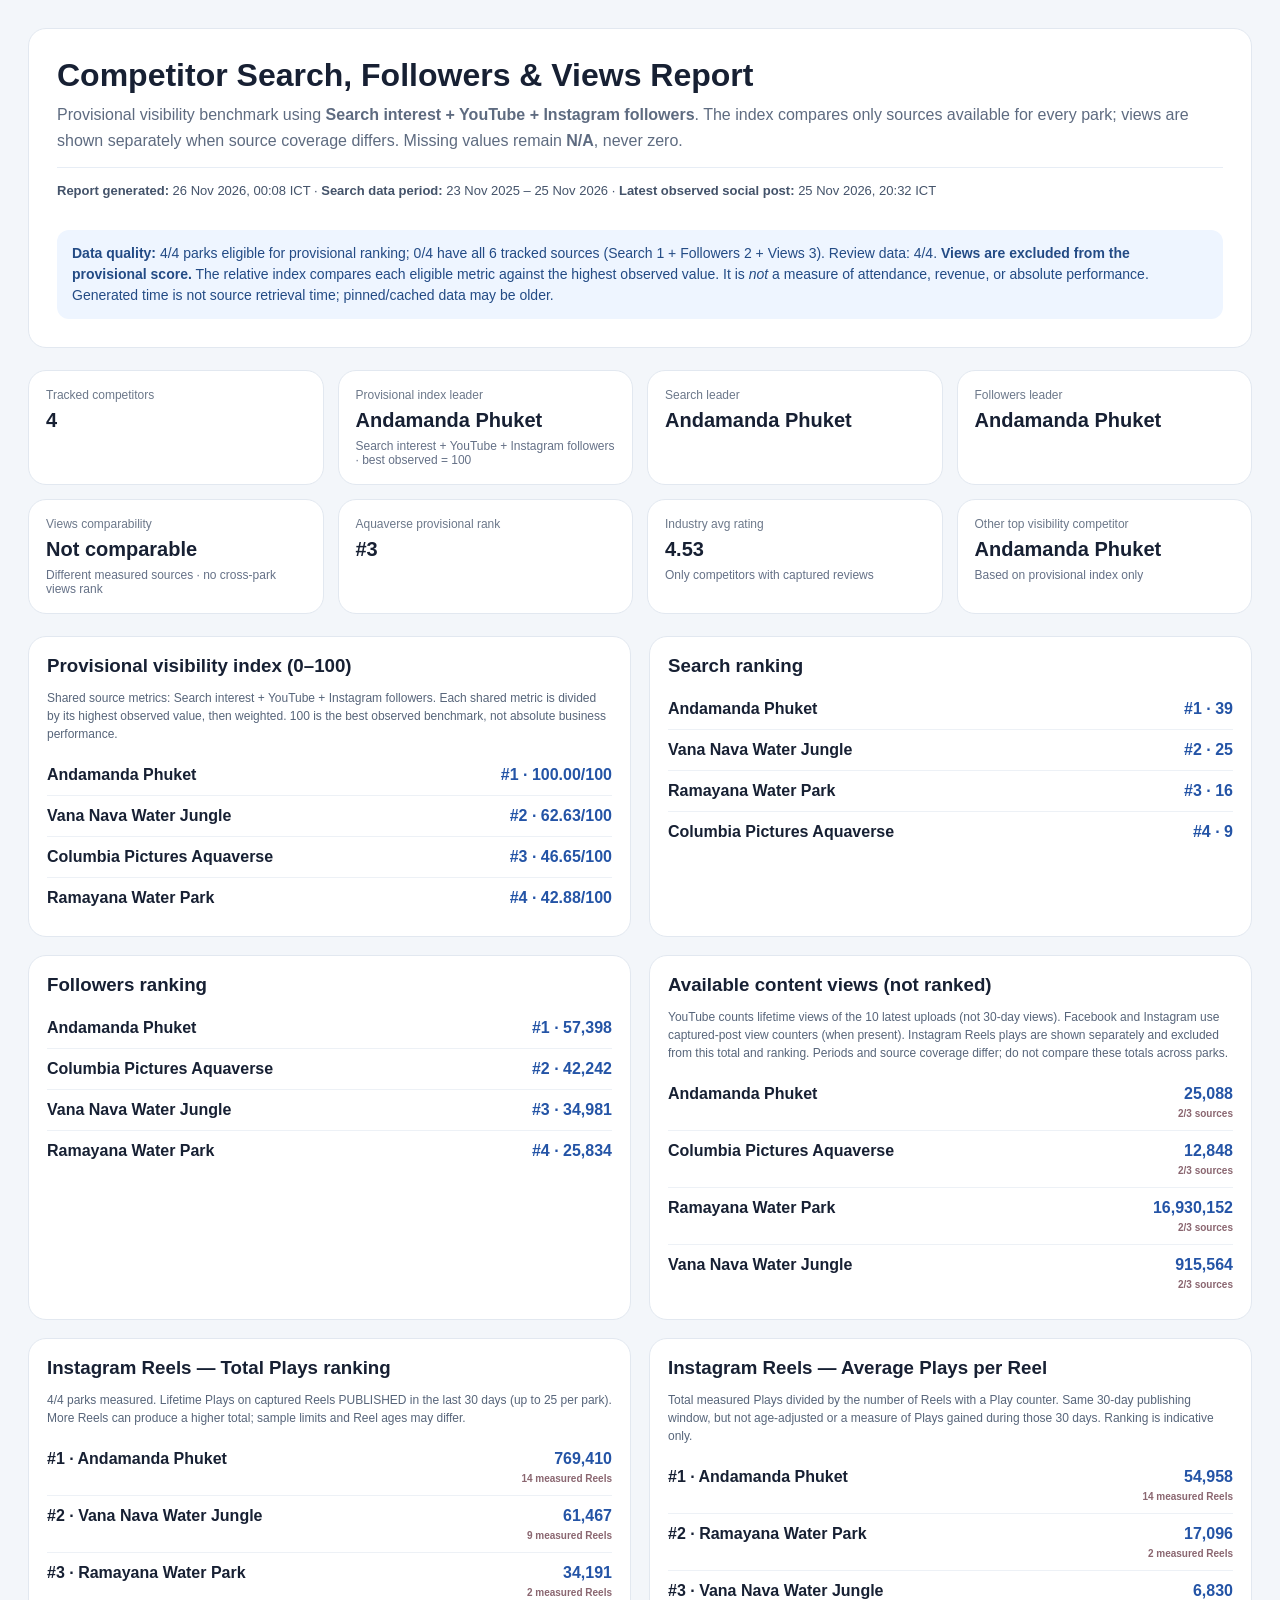
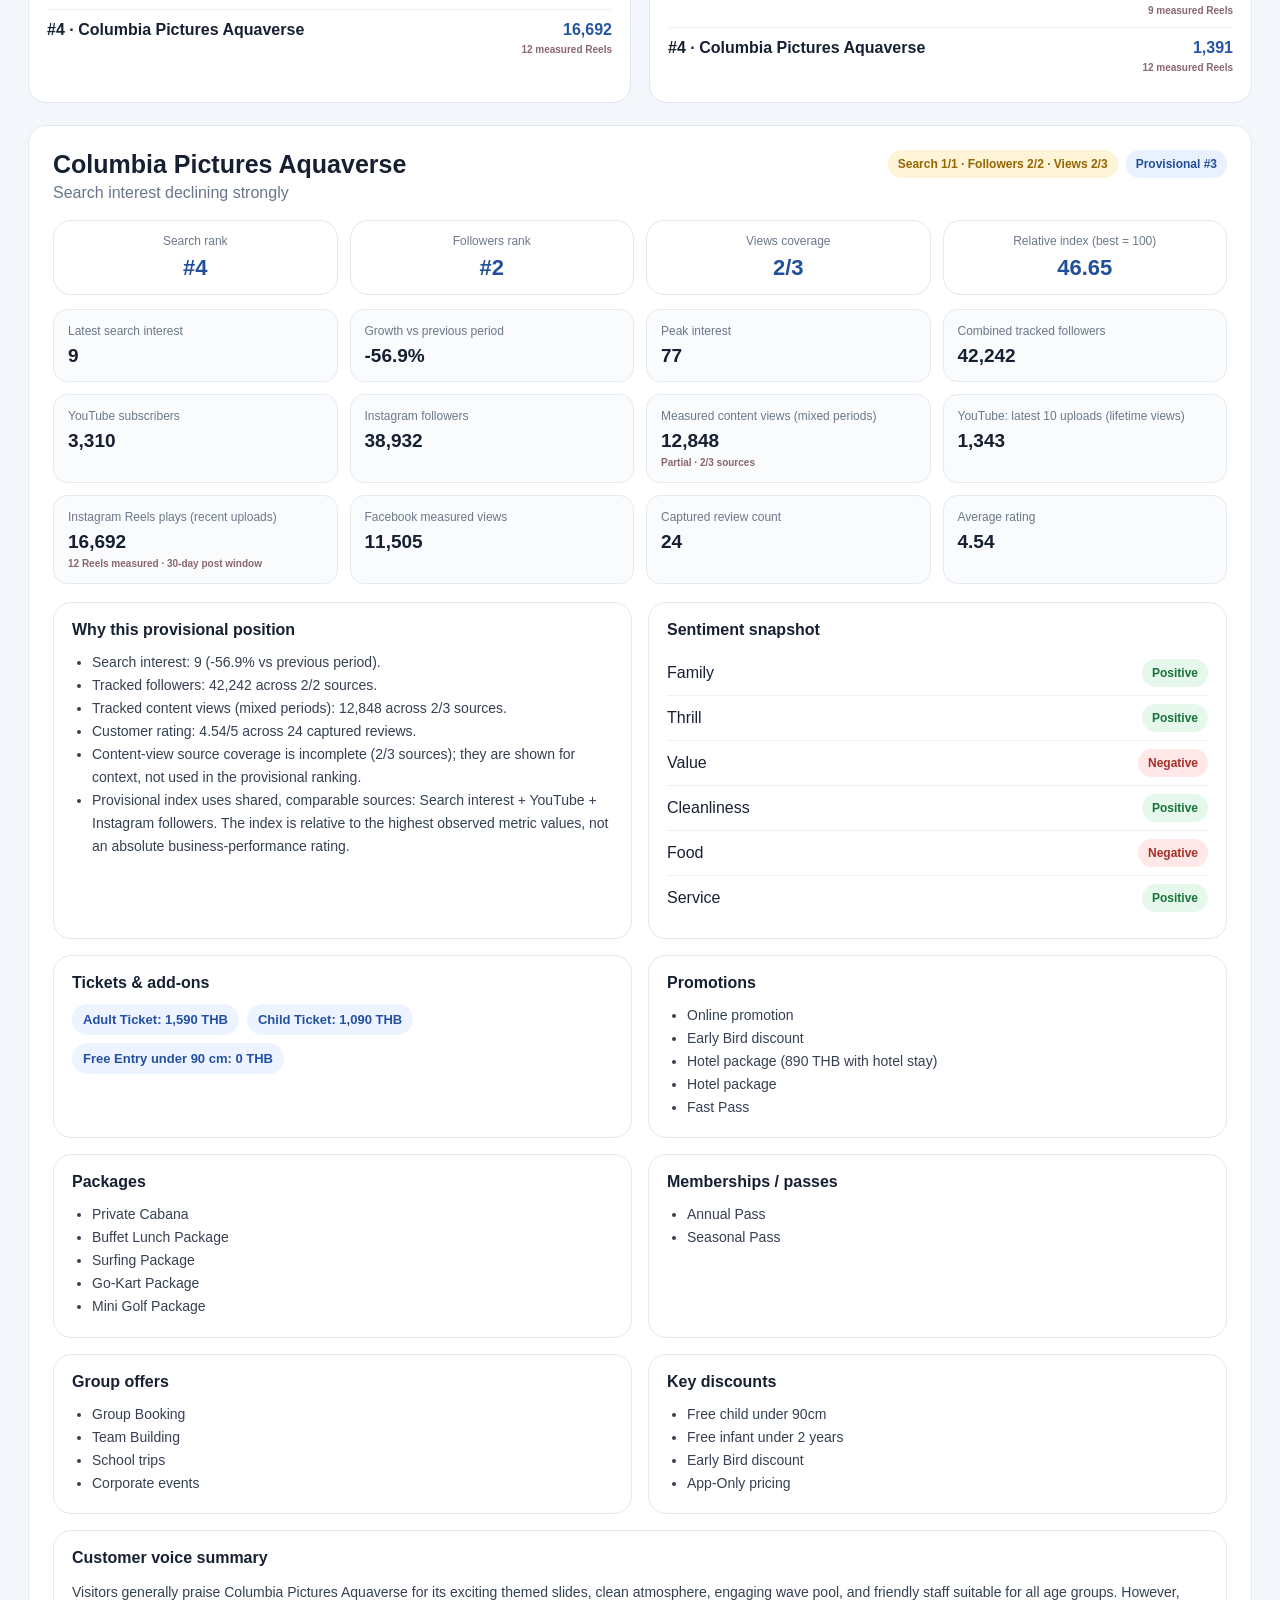
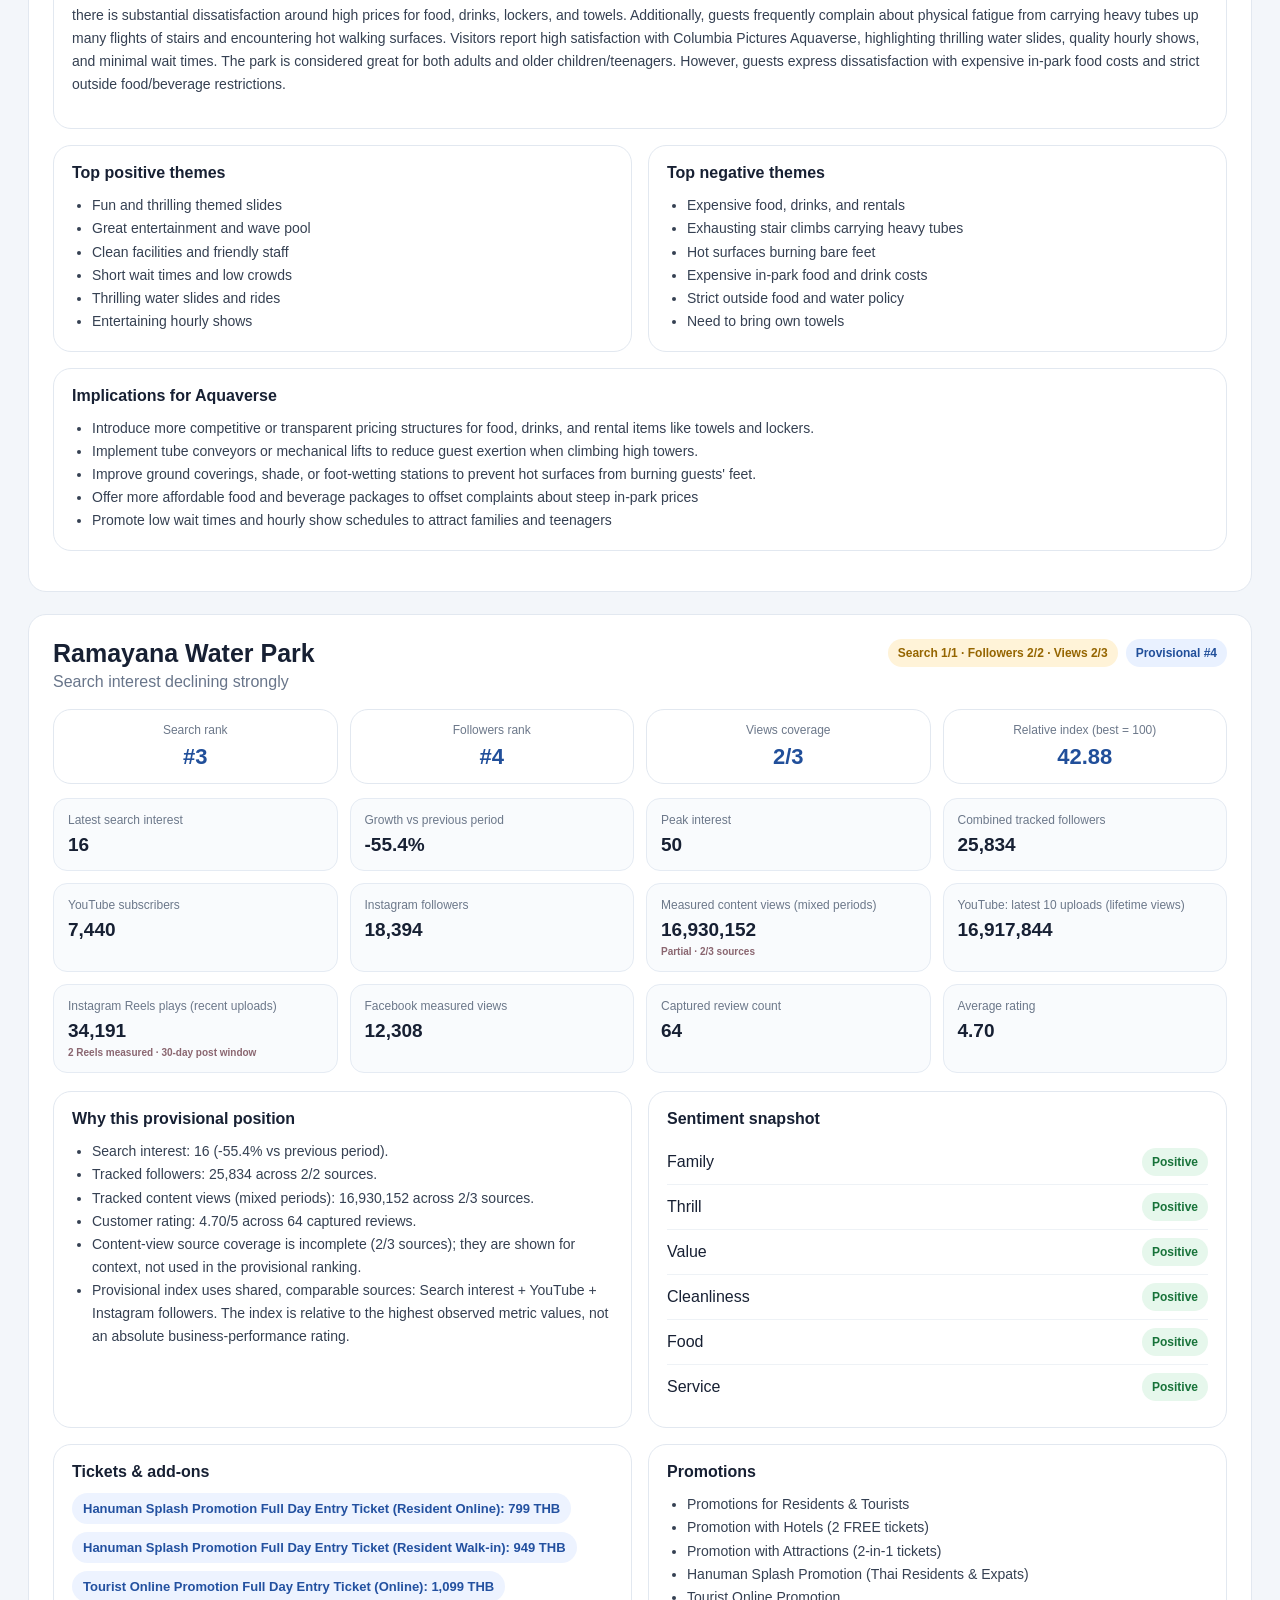
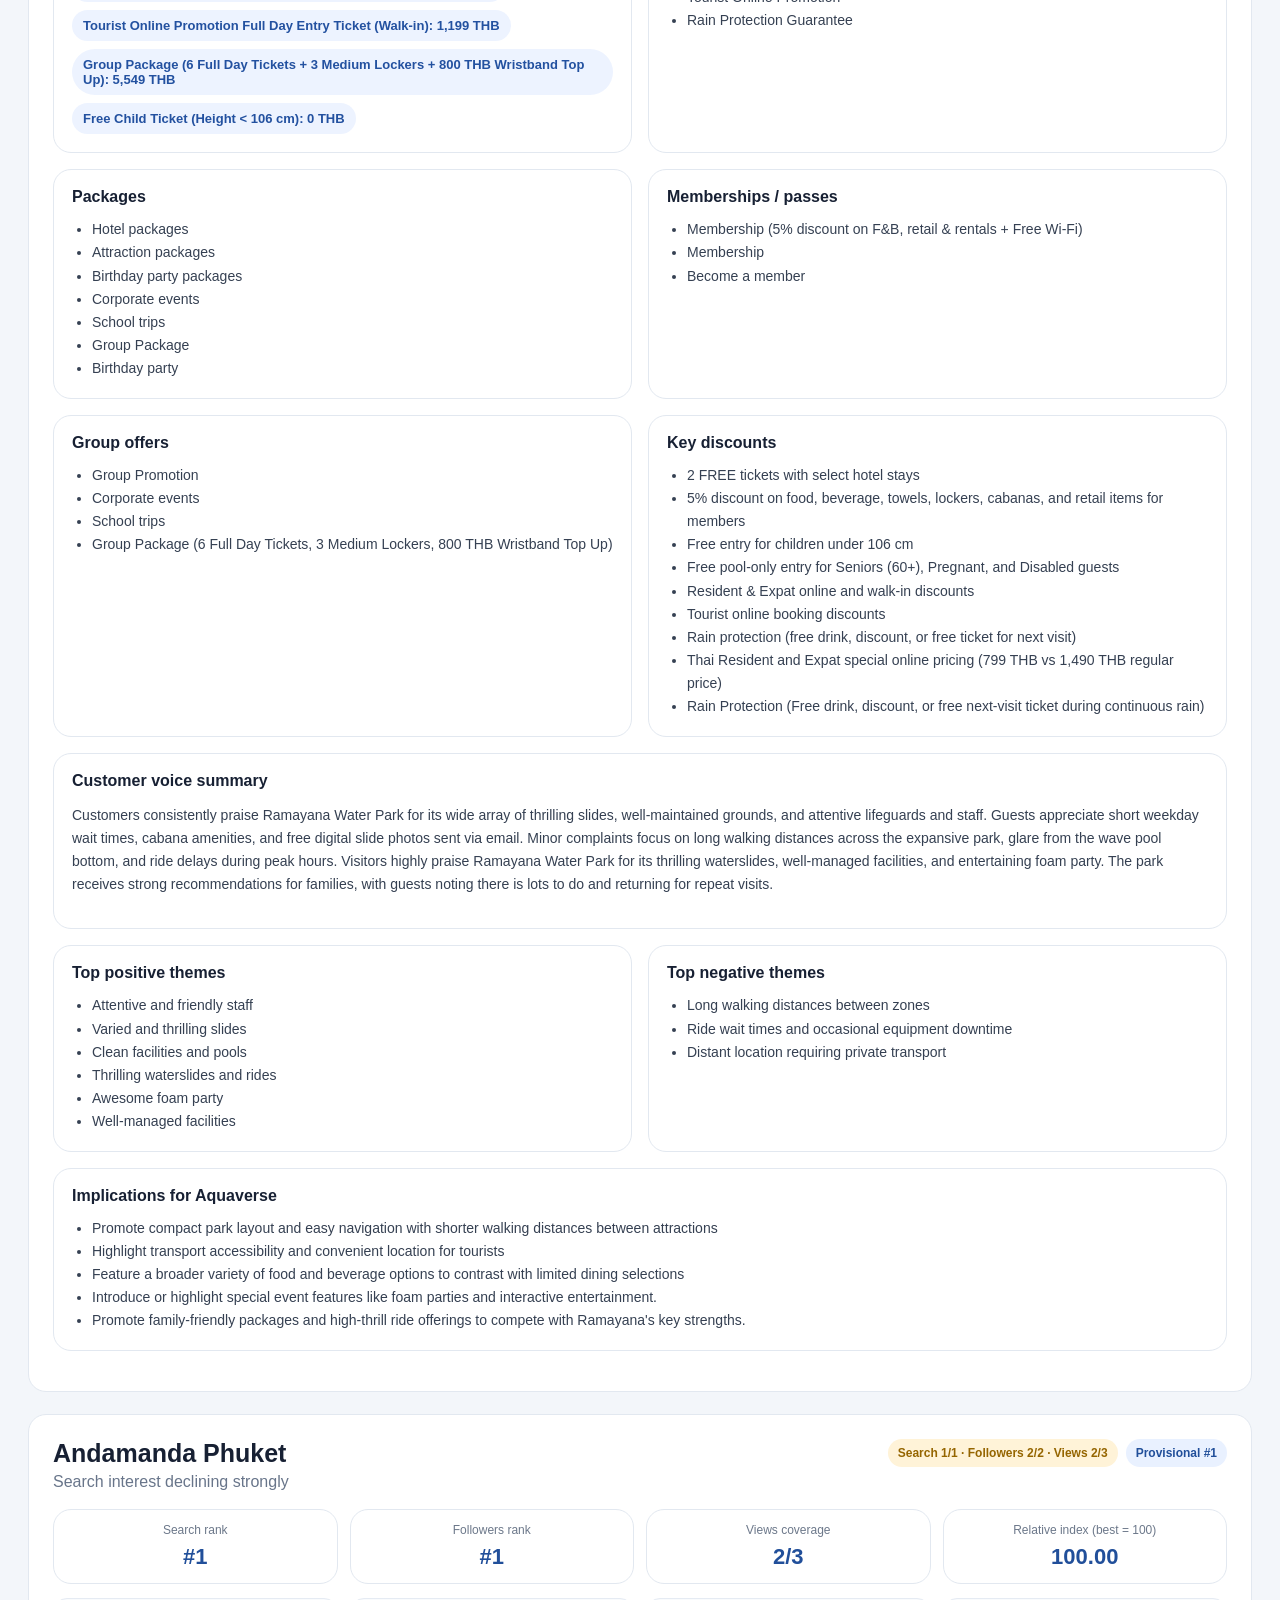
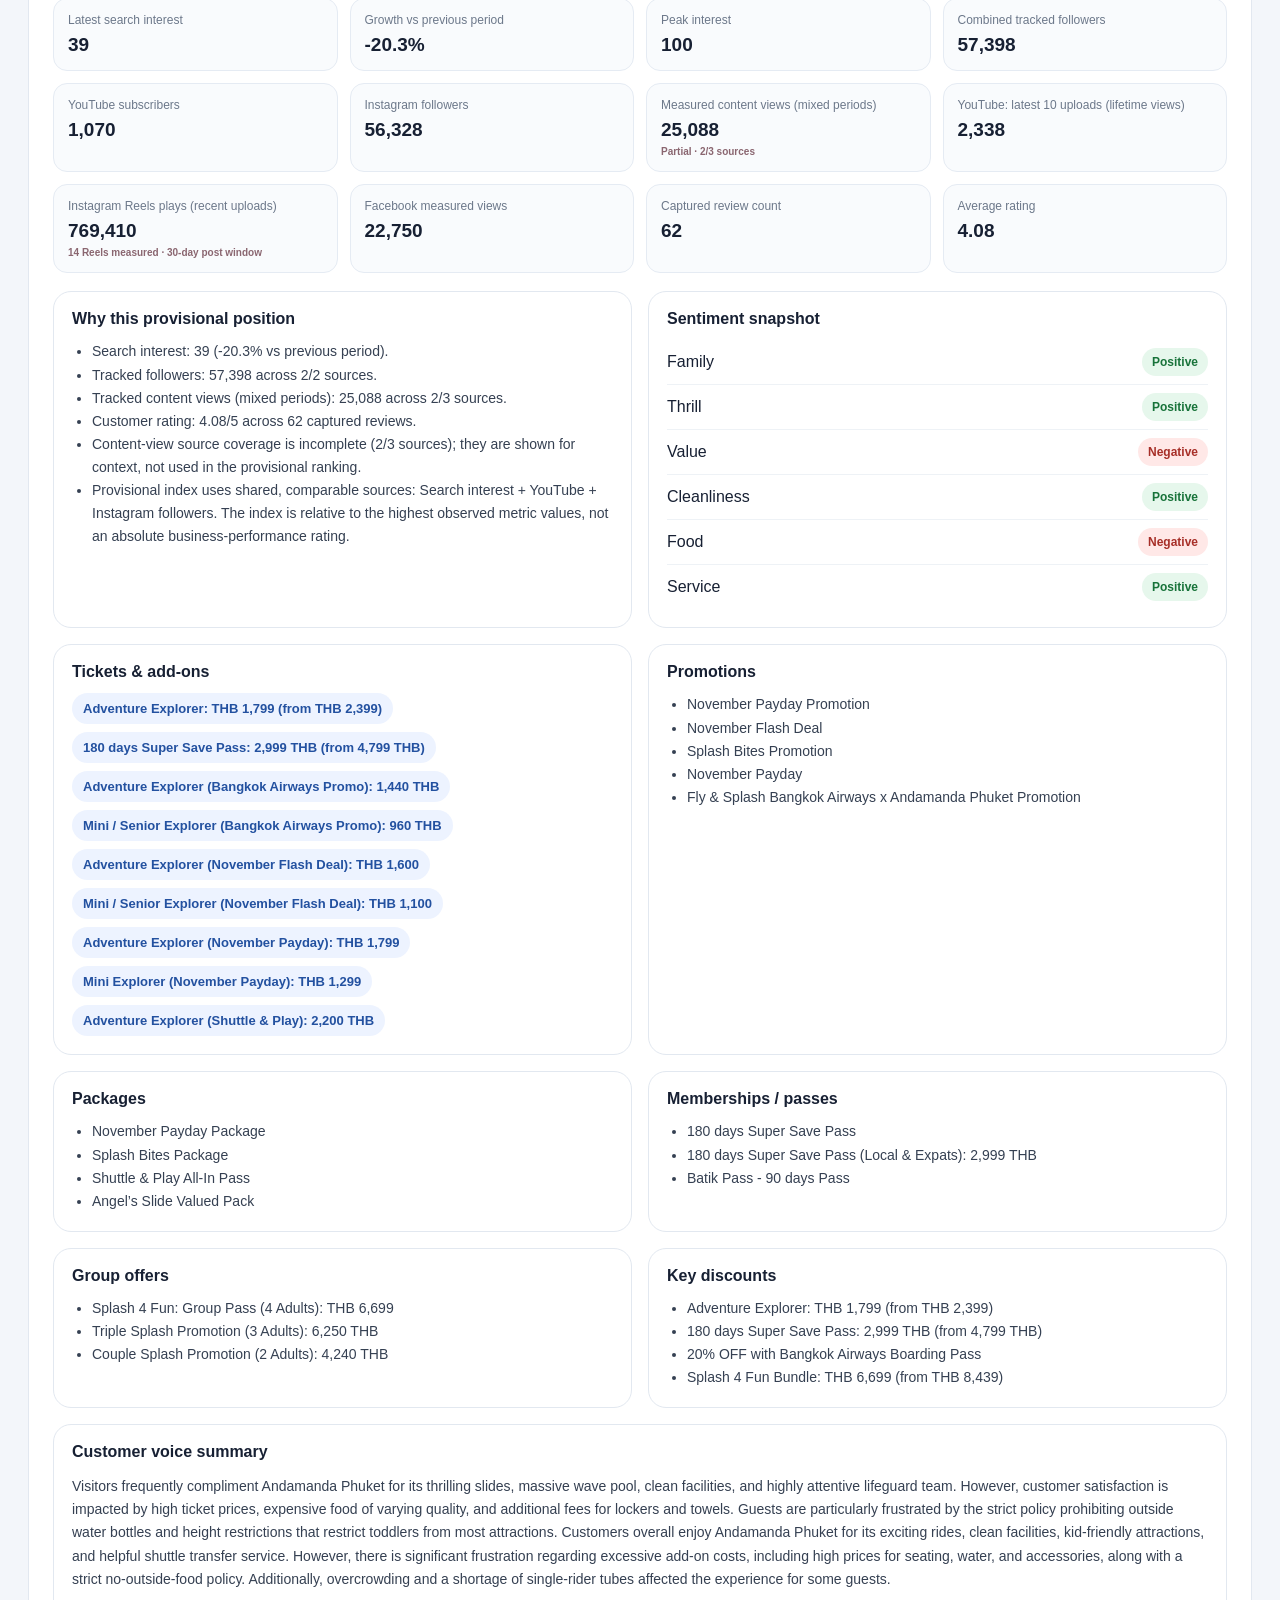
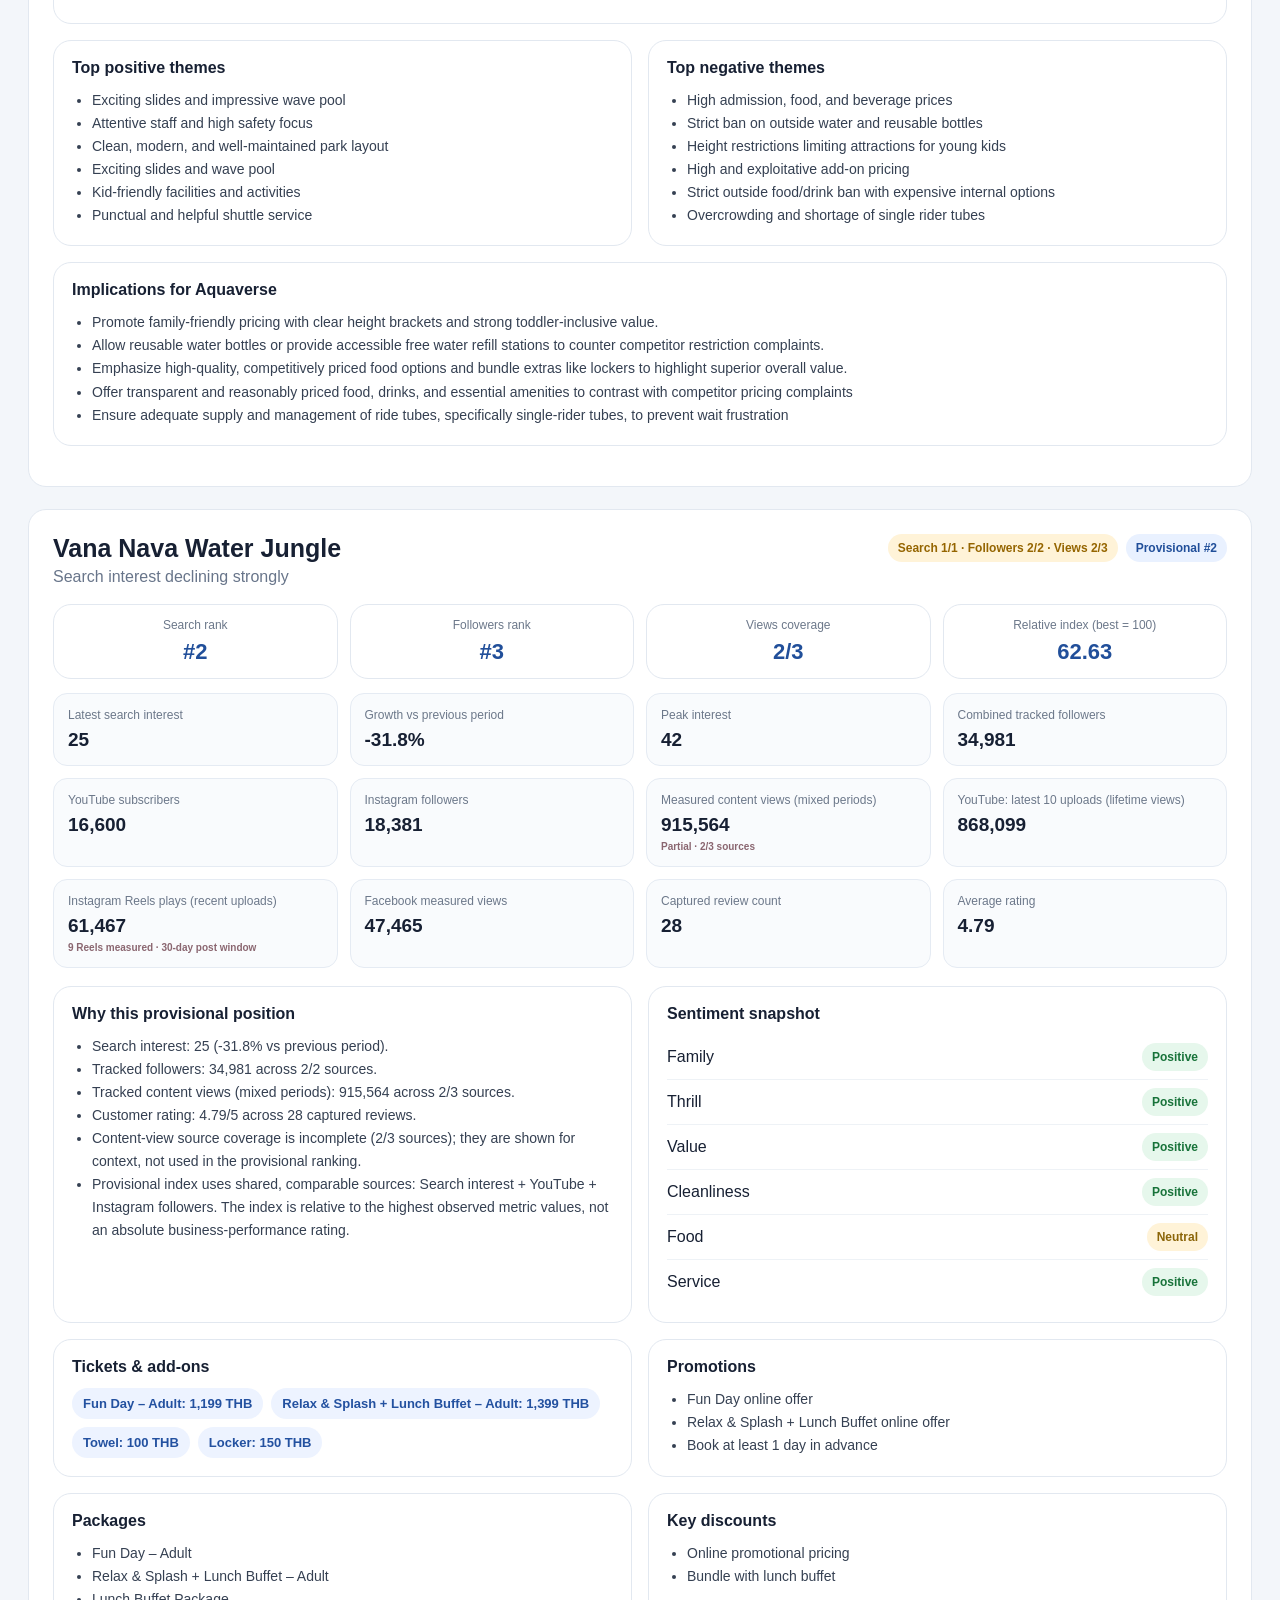
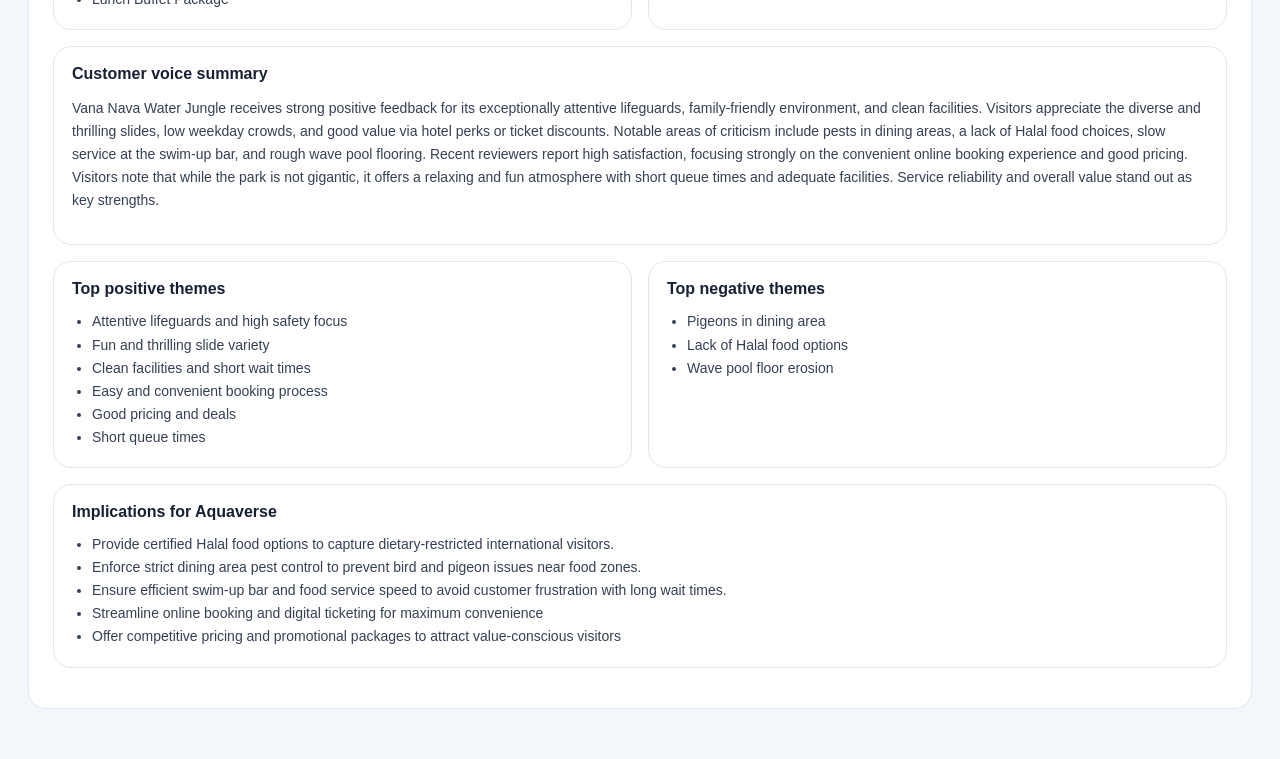
<file: competitor.html>
<!doctype html><html lang="en"><head><meta charset="utf-8"><meta name="viewport" content="width=device-width,initial-scale=1"><title>Competitor Search, Followers & Views Report</title><style>
*{box-sizing:border-box}body{margin:0;padding:28px;background:#f3f6fa;color:#172033;font-family:Inter,Arial,sans-serif}.wrap{max-width:1480px;margin:auto}.hero,.card,.panel,.summary-card,.rank-card,.ranking-box{background:#fff;border:1px solid #e2e8f0;border-radius:18px}.hero{padding:28px;margin-bottom:22px}.hero h1{margin:0 0 8px;font-size:32px}.hero p{margin:0;color:#5e6b80;line-height:1.6}.notice{margin-top:16px;padding:13px 15px;border-radius:12px;background:#eef5ff;color:#234b85;font-size:14px;line-height:1.5}.summary-grid{display:grid;grid-template-columns:repeat(4,minmax(0,1fr));gap:14px;margin-bottom:22px}.summary-card{padding:17px}.label,.rank-label{font-size:12px;color:#6c788a;margin-bottom:7px}.summary-card .value{font-size:20px;font-weight:800}.quality{font-size:12px;color:#657187;margin-top:7px}.ranking-grid{display:grid;grid-template-columns:repeat(2,minmax(0,1fr));gap:18px;margin-bottom:22px}.ranking-box{padding:18px}.ranking-box h3{margin:0 0 12px}.share-row{display:flex;justify-content:space-between;gap:12px;padding:11px 0;border-bottom:1px solid #edf1f6}.share-row:last-child{border-bottom:0}.share-name{font-weight:600}.share-value{font-weight:800;color:#2454a6;text-align:right}.card{padding:24px;margin-bottom:22px}.card-head{display:flex;justify-content:space-between;gap:16px;align-items:flex-start;margin-bottom:18px}.card-head h2{margin:0;font-size:25px}.subtitle-small{color:#68758a;margin-top:5px}.head-badges{display:flex;gap:8px;flex-wrap:wrap;justify-content:flex-end}.coverage,.rank-badge,.pill{display:inline-block;border-radius:999px;padding:7px 10px;font-size:12px;font-weight:800}.coverage.complete{background:#e6f7ec;color:#18733a}.coverage.partial{background:#fff3d8;color:#956500}.coverage.low,.unavailable{background:#eef1f5;color:#687386}.rank-badge{background:#e9f1ff;color:#214f9a}.rank-grid{display:grid;grid-template-columns:repeat(4,minmax(0,1fr));gap:12px;margin-bottom:14px}.rank-card{padding:13px;text-align:center}.rank-value{font-size:22px;font-weight:900;color:#214f9a}.metric-grid{display:grid;grid-template-columns:repeat(4,minmax(0,1fr));gap:12px;margin-bottom:18px}.metric{background:#f9fbfd;border:1px solid #e5ebf3;border-radius:14px;padding:14px}.metric .value{font-size:19px;font-weight:800}.mini{display:block;font-size:10px;color:#8a6670;margin-top:5px;font-weight:600}.report-meta{font-size:13px;color:#44536a;margin-top:14px;padding:11px 0;line-height:1.8;border-top:1px solid #e7edf5}.method-note{font-size:12px;color:#57657a;line-height:1.5;margin:0 0 12px}.two-col,.offer-grid{display:grid;grid-template-columns:repeat(2,minmax(0,1fr));gap:16px;margin-bottom:16px}.panel{padding:18px}.panel h3{margin:0 0 12px;font-size:16px}.panel p,.panel li{font-size:14px;line-height:1.65;color:#354052}.panel ul{margin:0;padding-left:20px}.wide{margin-bottom:16px}.empty{color:#78869a}.sentiment-line{display:flex;justify-content:space-between;align-items:center;padding:8px 0;border-bottom:1px solid #eef2f6}.sentiment-line:last-child{border-bottom:0}.pill.positive{background:#e6f7ec;color:#18733a}.pill.negative{background:#ffe8e7;color:#a72f28}.pill.neutral{background:#fff3d8;color:#8b6508}.chips{display:flex;flex-wrap:wrap;gap:8px}.chip{padding:8px 11px;border-radius:999px;background:#edf3ff;color:#2351a0;font-size:13px;font-weight:700}@media(max-width:1000px){.summary-grid,.metric-grid,.rank-grid{grid-template-columns:repeat(2,1fr)}.ranking-grid,.two-col,.offer-grid{grid-template-columns:1fr}}@media(max-width:620px){body{padding:14px}.summary-grid,.metric-grid,.rank-grid{grid-template-columns:1fr}.card-head{flex-direction:column}.head-badges{justify-content:flex-start}.hero h1{font-size:26px}}
</style></head><body><div class="wrap">
<div class="hero"><h1>Competitor Search, Followers & Views Report</h1><p>Provisional visibility benchmark using <strong>Search interest + YouTube + Instagram followers</strong>. The index compares only sources available for every park; views are shown separately when source coverage differs. Missing values remain <strong>N/A</strong>, never zero.</p><div class="report-meta"><strong>Report generated:</strong> 26 Nov 2026, 00:08 ICT · <strong>Search data period:</strong> 23 Nov 2025 – 25 Nov 2026 · <strong>Latest observed social post:</strong> 25 Nov 2026, 20:32 ICT</div><div class="notice"><strong>Data quality:</strong> 4/4 parks eligible for provisional ranking; 0/4 have all 6 tracked sources (Search 1 + Followers 2 + Views 3). Review data: 4/4. <strong>Views are excluded from the provisional score.</strong> The relative index compares each eligible metric against the highest observed value. It is <em>not</em> a measure of attendance, revenue, or absolute performance. Generated time is not source retrieval time; pinned/cached data may be older.</div></div>
<div class="summary-grid">
<div class="summary-card"><div class="label">Tracked competitors</div><div class="value">4</div></div>
<div class="summary-card"><div class="label">Provisional index leader</div><div class="value">Andamanda Phuket</div><div class="quality">Search interest + YouTube + Instagram followers · best observed = 100</div></div>
<div class="summary-card"><div class="label">Search leader</div><div class="value">Andamanda Phuket</div></div>
<div class="summary-card"><div class="label">Followers leader</div><div class="value">Andamanda Phuket</div></div>
<div class="summary-card"><div class="label">Views comparability</div><div class="value">Not comparable</div><div class="quality">Different measured sources · no cross-park views rank</div></div>
<div class="summary-card"><div class="label">Aquaverse provisional rank</div><div class="value">#3</div></div>
<div class="summary-card"><div class="label">Industry avg rating</div><div class="value">4.53</div><div class="quality">Only competitors with captured reviews</div></div>
<div class="summary-card"><div class="label">Other top visibility competitor</div><div class="value">Andamanda Phuket</div><div class="quality">Based on provisional index only</div></div>
</div>
<div class="ranking-grid">
<div class="ranking-box"><h3>Provisional visibility index (0–100)</h3><p class="method-note">Shared source metrics: Search interest + YouTube + Instagram followers. Each shared metric is divided by its highest observed value, then weighted. 100 is the best observed benchmark, not absolute business performance.</p><div class="share-row"><span class="share-name">Andamanda Phuket</span><span class="share-value">#1 · 100.00/100</span></div><div class="share-row"><span class="share-name">Vana Nava Water Jungle</span><span class="share-value">#2 · 62.63/100</span></div><div class="share-row"><span class="share-name">Columbia Pictures Aquaverse</span><span class="share-value">#3 · 46.65/100</span></div><div class="share-row"><span class="share-name">Ramayana Water Park</span><span class="share-value">#4 · 42.88/100</span></div></div>
<div class="ranking-box"><h3>Search ranking</h3><div class="share-row"><span class="share-name">Andamanda Phuket</span><span class="share-value">#1 · 39</span></div><div class="share-row"><span class="share-name">Vana Nava Water Jungle</span><span class="share-value">#2 · 25</span></div><div class="share-row"><span class="share-name">Ramayana Water Park</span><span class="share-value">#3 · 16</span></div><div class="share-row"><span class="share-name">Columbia Pictures Aquaverse</span><span class="share-value">#4 · 9</span></div></div>
<div class="ranking-box"><h3>Followers ranking</h3><div class="share-row"><span class="share-name">Andamanda Phuket</span><span class="share-value">#1 · 57,398</span></div><div class="share-row"><span class="share-name">Columbia Pictures Aquaverse</span><span class="share-value">#2 · 42,242</span></div><div class="share-row"><span class="share-name">Vana Nava Water Jungle</span><span class="share-value">#3 · 34,981</span></div><div class="share-row"><span class="share-name">Ramayana Water Park</span><span class="share-value">#4 · 25,834</span></div></div>
<div class="ranking-box"><h3>Available content views (not ranked)</h3><p class="method-note">YouTube counts lifetime views of the 10 latest uploads (not 30-day views). Facebook and Instagram use captured-post view counters (when present). Instagram Reels plays are shown separately and excluded from this total and ranking. Periods and source coverage differ; do not compare these totals across parks.</p><div class="share-row"><span class="share-name">Andamanda Phuket</span><span class="share-value">25,088 <span class="mini">2/3 sources</span></span></div><div class="share-row"><span class="share-name">Columbia Pictures Aquaverse</span><span class="share-value">12,848 <span class="mini">2/3 sources</span></span></div><div class="share-row"><span class="share-name">Ramayana Water Park</span><span class="share-value">16,930,152 <span class="mini">2/3 sources</span></span></div><div class="share-row"><span class="share-name">Vana Nava Water Jungle</span><span class="share-value">915,564 <span class="mini">2/3 sources</span></span></div></div>

<div class="ranking-box"><h3>Instagram Reels — Total Plays ranking</h3>
<p class="method-note">4/4 parks measured. Lifetime Plays on captured Reels PUBLISHED in the last 30 days (up to 25 per park). More Reels can produce a higher total; sample limits and Reel ages may differ.</p>
<div class="share-row"><span class="share-name">#1 · Andamanda Phuket</span><span class="share-value">769,410<span class="mini">14 measured Reels</span></span></div><div class="share-row"><span class="share-name">#2 · Vana Nava Water Jungle</span><span class="share-value">61,467<span class="mini">9 measured Reels</span></span></div><div class="share-row"><span class="share-name">#3 · Ramayana Water Park</span><span class="share-value">34,191<span class="mini">2 measured Reels</span></span></div><div class="share-row"><span class="share-name">#4 · Columbia Pictures Aquaverse</span><span class="share-value">16,692<span class="mini">12 measured Reels</span></span></div></div>
<div class="ranking-box"><h3>Instagram Reels — Average Plays per Reel</h3>
<p class="method-note">Total measured Plays divided by the number of Reels with a Play counter. Same 30-day publishing window, but not age-adjusted or a measure of Plays gained during those 30 days. Ranking is indicative only.</p>
<div class="share-row"><span class="share-name">#1 · Andamanda Phuket</span><span class="share-value">54,958<span class="mini">14 measured Reels</span></span></div><div class="share-row"><span class="share-name">#2 · Ramayana Water Park</span><span class="share-value">17,096<span class="mini">2 measured Reels</span></span></div><div class="share-row"><span class="share-name">#3 · Vana Nava Water Jungle</span><span class="share-value">6,830<span class="mini">9 measured Reels</span></span></div><div class="share-row"><span class="share-name">#4 · Columbia Pictures Aquaverse</span><span class="share-value">1,391<span class="mini">12 measured Reels</span></span></div></div>
</div><section class="card">
    <div class="card-head"><div><h2>Columbia Pictures Aquaverse</h2><div class="subtitle-small">Search interest declining strongly</div></div><div class="head-badges"><span class="coverage partial">Search 1/1 · Followers 2/2 · Views 2/3</span><span class="rank-badge">Provisional #3</span></div></div>
    <div class="rank-grid">
      <div class="rank-card"><div class="rank-label">Search rank</div><div class="rank-value">#4</div></div>
      <div class="rank-card"><div class="rank-label">Followers rank</div><div class="rank-value">#2</div></div>
      <div class="rank-card"><div class="rank-label">Views coverage</div><div class="rank-value">2/3</div></div>
      <div class="rank-card"><div class="rank-label">Relative index (best = 100)</div><div class="rank-value">46.65</div></div>
    </div>
    <div class="metric-grid">
      <div class="metric"><div class="label">Latest search interest</div><div class="value">9</div></div>
      <div class="metric"><div class="label">Growth vs previous period</div><div class="value">-56.9%</div></div>
      <div class="metric"><div class="label">Peak interest</div><div class="value">77</div></div>
      <div class="metric"><div class="label">Combined tracked followers</div><div class="value">42,242</div></div>
      <div class="metric"><div class="label">YouTube subscribers</div><div class="value">3,310</div></div>
      <div class="metric"><div class="label">Instagram followers</div><div class="value">38,932</div></div>
      <div class="metric"><div class="label">Measured content views (mixed periods)</div><div class="value">12,848<span class="mini">Partial · 2/3 sources</span></div></div>
      <div class="metric"><div class="label" title="Lifetime views accumulated by the 10 most recently uploaded YouTube videos; not views gained in the last 30 days.">YouTube: latest 10 uploads (lifetime views)</div><div class="value">1,343</div></div>
      <div class="metric"><div class="label" title="Lifetime play counts captured for up to 25 Instagram Reels published during the last 30 days; not plays earned in that window. Not included in the existing visibility ranking.">Instagram Reels plays (recent uploads)</div><div class="value">16,692<span class="mini">12 Reels measured · 30-day post window</span></div></div>
      <div class="metric"><div class="label">Facebook measured views</div><div class="value">11,505</div></div>
      <div class="metric"><div class="label">Captured review count</div><div class="value">24</div></div>
      <div class="metric"><div class="label">Average rating</div><div class="value">4.54</div></div>
    </div>
    <div class="two-col">
      <div class="panel"><h3>Why this provisional position</h3><ul><li>Search interest: 9 (-56.9% vs previous period).</li><li>Tracked followers: 42,242 across 2/2 sources.</li><li>Tracked content views (mixed periods): 12,848 across 2/3 sources.</li><li>Customer rating: 4.54/5 across 24 captured reviews.</li><li>Content-view source coverage is incomplete (2/3 sources); they are shown for context, not used in the provisional ranking.</li><li>Provisional index uses shared, comparable sources: Search interest + YouTube + Instagram followers. The index is relative to the highest observed metric values, not an absolute business-performance rating.</li></ul></div>
      <div class="panel"><h3>Sentiment snapshot</h3>
        <div class="sentiment-line"><span>Family</span><span class="pill positive">Positive</span></div>
        <div class="sentiment-line"><span>Thrill</span><span class="pill positive">Positive</span></div>
        <div class="sentiment-line"><span>Value</span><span class="pill negative">Negative</span></div>
        <div class="sentiment-line"><span>Cleanliness</span><span class="pill positive">Positive</span></div>
        <div class="sentiment-line"><span>Food</span><span class="pill negative">Negative</span></div>
        <div class="sentiment-line"><span>Service</span><span class="pill positive">Positive</span></div>
      </div>
    </div>
    <div class="offer-grid"><div class="panel"><h3>Tickets &amp; add-ons</h3><div class="chips"><span class="chip">Adult Ticket: 1,590 THB</span><span class="chip">Child Ticket: 1,090 THB</span><span class="chip">Free Entry under 90 cm: 0 THB</span></div></div><div class="panel"><h3>Promotions</h3><ul><li>Online promotion</li><li>Early Bird discount</li><li>Hotel package (890 THB with hotel stay)</li><li>Hotel package</li><li>Fast Pass</li></ul></div><div class="panel"><h3>Packages</h3><ul><li>Private Cabana</li><li>Buffet Lunch Package</li><li>Surfing Package</li><li>Go-Kart Package</li><li>Mini Golf Package</li></ul></div><div class="panel"><h3>Memberships / passes</h3><ul><li>Annual Pass</li><li>Seasonal Pass</li></ul></div><div class="panel"><h3>Group offers</h3><ul><li>Group Booking</li><li>Team Building</li><li>School trips</li><li>Corporate events</li></ul></div><div class="panel"><h3>Key discounts</h3><ul><li>Free child under 90cm</li><li>Free infant under 2 years</li><li>Early Bird discount</li><li>App-Only pricing</li></ul></div></div>
    <div class="panel wide"><h3>Customer voice summary</h3><p>Visitors generally praise Columbia Pictures Aquaverse for its exciting themed slides, clean atmosphere, engaging wave pool, and friendly staff suitable for all age groups. However, there is substantial dissatisfaction around high prices for food, drinks, lockers, and towels. Additionally, guests frequently complain about physical fatigue from carrying heavy tubes up many flights of stairs and encountering hot walking surfaces. Visitors report high satisfaction with Columbia Pictures Aquaverse, highlighting thrilling water slides, quality hourly shows, and minimal wait times. The park is considered great for both adults and older children/teenagers. However, guests express dissatisfaction with expensive in-park food costs and strict outside food/beverage restrictions.</p></div>
    <div class="two-col">
      <div class="panel"><h3>Top positive themes</h3><ul><li>Fun and thrilling themed slides</li><li>Great entertainment and wave pool</li><li>Clean facilities and friendly staff</li><li>Short wait times and low crowds</li><li>Thrilling water slides and rides</li><li>Entertaining hourly shows</li></ul></div>
      <div class="panel"><h3>Top negative themes</h3><ul><li>Expensive food, drinks, and rentals</li><li>Exhausting stair climbs carrying heavy tubes</li><li>Hot surfaces burning bare feet</li><li>Expensive in-park food and drink costs</li><li>Strict outside food and water policy</li><li>Need to bring own towels</li></ul></div>
    </div>
    <div class="panel wide"><h3>Implications for Aquaverse</h3><ul><li>Introduce more competitive or transparent pricing structures for food, drinks, and rental items like towels and lockers.</li><li>Implement tube conveyors or mechanical lifts to reduce guest exertion when climbing high towers.</li><li>Improve ground coverings, shade, or foot-wetting stations to prevent hot surfaces from burning guests&#39; feet.</li><li>Offer more affordable food and beverage packages to offset complaints about steep in-park prices</li><li>Promote low wait times and hourly show schedules to attract families and teenagers</li></ul></div>
  </section><section class="card">
    <div class="card-head"><div><h2>Ramayana Water Park</h2><div class="subtitle-small">Search interest declining strongly</div></div><div class="head-badges"><span class="coverage partial">Search 1/1 · Followers 2/2 · Views 2/3</span><span class="rank-badge">Provisional #4</span></div></div>
    <div class="rank-grid">
      <div class="rank-card"><div class="rank-label">Search rank</div><div class="rank-value">#3</div></div>
      <div class="rank-card"><div class="rank-label">Followers rank</div><div class="rank-value">#4</div></div>
      <div class="rank-card"><div class="rank-label">Views coverage</div><div class="rank-value">2/3</div></div>
      <div class="rank-card"><div class="rank-label">Relative index (best = 100)</div><div class="rank-value">42.88</div></div>
    </div>
    <div class="metric-grid">
      <div class="metric"><div class="label">Latest search interest</div><div class="value">16</div></div>
      <div class="metric"><div class="label">Growth vs previous period</div><div class="value">-55.4%</div></div>
      <div class="metric"><div class="label">Peak interest</div><div class="value">50</div></div>
      <div class="metric"><div class="label">Combined tracked followers</div><div class="value">25,834</div></div>
      <div class="metric"><div class="label">YouTube subscribers</div><div class="value">7,440</div></div>
      <div class="metric"><div class="label">Instagram followers</div><div class="value">18,394</div></div>
      <div class="metric"><div class="label">Measured content views (mixed periods)</div><div class="value">16,930,152<span class="mini">Partial · 2/3 sources</span></div></div>
      <div class="metric"><div class="label" title="Lifetime views accumulated by the 10 most recently uploaded YouTube videos; not views gained in the last 30 days.">YouTube: latest 10 uploads (lifetime views)</div><div class="value">16,917,844</div></div>
      <div class="metric"><div class="label" title="Lifetime play counts captured for up to 25 Instagram Reels published during the last 30 days; not plays earned in that window. Not included in the existing visibility ranking.">Instagram Reels plays (recent uploads)</div><div class="value">34,191<span class="mini">2 Reels measured · 30-day post window</span></div></div>
      <div class="metric"><div class="label">Facebook measured views</div><div class="value">12,308</div></div>
      <div class="metric"><div class="label">Captured review count</div><div class="value">64</div></div>
      <div class="metric"><div class="label">Average rating</div><div class="value">4.70</div></div>
    </div>
    <div class="two-col">
      <div class="panel"><h3>Why this provisional position</h3><ul><li>Search interest: 16 (-55.4% vs previous period).</li><li>Tracked followers: 25,834 across 2/2 sources.</li><li>Tracked content views (mixed periods): 16,930,152 across 2/3 sources.</li><li>Customer rating: 4.70/5 across 64 captured reviews.</li><li>Content-view source coverage is incomplete (2/3 sources); they are shown for context, not used in the provisional ranking.</li><li>Provisional index uses shared, comparable sources: Search interest + YouTube + Instagram followers. The index is relative to the highest observed metric values, not an absolute business-performance rating.</li></ul></div>
      <div class="panel"><h3>Sentiment snapshot</h3>
        <div class="sentiment-line"><span>Family</span><span class="pill positive">Positive</span></div>
        <div class="sentiment-line"><span>Thrill</span><span class="pill positive">Positive</span></div>
        <div class="sentiment-line"><span>Value</span><span class="pill positive">Positive</span></div>
        <div class="sentiment-line"><span>Cleanliness</span><span class="pill positive">Positive</span></div>
        <div class="sentiment-line"><span>Food</span><span class="pill positive">Positive</span></div>
        <div class="sentiment-line"><span>Service</span><span class="pill positive">Positive</span></div>
      </div>
    </div>
    <div class="offer-grid"><div class="panel"><h3>Tickets &amp; add-ons</h3><div class="chips"><span class="chip">Hanuman Splash Promotion Full Day Entry Ticket (Resident Online): 799 THB</span><span class="chip">Hanuman Splash Promotion Full Day Entry Ticket (Resident Walk-in): 949 THB</span><span class="chip">Tourist Online Promotion Full Day Entry Ticket (Online): 1,099 THB</span><span class="chip">Tourist Online Promotion Full Day Entry Ticket (Walk-in): 1,199 THB</span><span class="chip">Group Package (6 Full Day Tickets + 3 Medium Lockers + 800 THB Wristband Top Up): 5,549 THB</span><span class="chip">Free Child Ticket (Height &lt; 106 cm): 0 THB</span></div></div><div class="panel"><h3>Promotions</h3><ul><li>Promotions for Residents &amp; Tourists</li><li>Promotion with Hotels (2 FREE tickets)</li><li>Promotion with Attractions (2-in-1 tickets)</li><li>Hanuman Splash Promotion (Thai Residents &amp; Expats)</li><li>Tourist Online Promotion</li><li>Rain Protection Guarantee</li></ul></div><div class="panel"><h3>Packages</h3><ul><li>Hotel packages</li><li>Attraction packages</li><li>Birthday party packages</li><li>Corporate events</li><li>School trips</li><li>Group Package</li><li>Birthday party</li></ul></div><div class="panel"><h3>Memberships / passes</h3><ul><li>Membership (5% discount on F&amp;B, retail &amp; rentals + Free Wi-Fi)</li><li>Membership</li><li>Become a member</li></ul></div><div class="panel"><h3>Group offers</h3><ul><li>Group Promotion</li><li>Corporate events</li><li>School trips</li><li>Group Package (6 Full Day Tickets, 3 Medium Lockers, 800 THB Wristband Top Up)</li></ul></div><div class="panel"><h3>Key discounts</h3><ul><li>2 FREE tickets with select hotel stays</li><li>5% discount on food, beverage, towels, lockers, cabanas, and retail items for members</li><li>Free entry for children under 106 cm</li><li>Free pool-only entry for Seniors (60+), Pregnant, and Disabled guests</li><li>Resident &amp; Expat online and walk-in discounts</li><li>Tourist online booking discounts</li><li>Rain protection (free drink, discount, or free ticket for next visit)</li><li>Thai Resident and Expat special online pricing (799 THB vs 1,490 THB regular price)</li><li>Rain Protection (Free drink, discount, or free next-visit ticket during continuous rain)</li></ul></div></div>
    <div class="panel wide"><h3>Customer voice summary</h3><p>Customers consistently praise Ramayana Water Park for its wide array of thrilling slides, well-maintained grounds, and attentive lifeguards and staff. Guests appreciate short weekday wait times, cabana amenities, and free digital slide photos sent via email. Minor complaints focus on long walking distances across the expansive park, glare from the wave pool bottom, and ride delays during peak hours. Visitors highly praise Ramayana Water Park for its thrilling waterslides, well-managed facilities, and entertaining foam party. The park receives strong recommendations for families, with guests noting there is lots to do and returning for repeat visits.</p></div>
    <div class="two-col">
      <div class="panel"><h3>Top positive themes</h3><ul><li>Attentive and friendly staff</li><li>Varied and thrilling slides</li><li>Clean facilities and pools</li><li>Thrilling waterslides and rides</li><li>Awesome foam party</li><li>Well-managed facilities</li></ul></div>
      <div class="panel"><h3>Top negative themes</h3><ul><li>Long walking distances between zones</li><li>Ride wait times and occasional equipment downtime</li><li>Distant location requiring private transport</li></ul></div>
    </div>
    <div class="panel wide"><h3>Implications for Aquaverse</h3><ul><li>Promote compact park layout and easy navigation with shorter walking distances between attractions</li><li>Highlight transport accessibility and convenient location for tourists</li><li>Feature a broader variety of food and beverage options to contrast with limited dining selections</li><li>Introduce or highlight special event features like foam parties and interactive entertainment.</li><li>Promote family-friendly packages and high-thrill ride offerings to compete with Ramayana&#39;s key strengths.</li></ul></div>
  </section><section class="card">
    <div class="card-head"><div><h2>Andamanda Phuket</h2><div class="subtitle-small">Search interest declining strongly</div></div><div class="head-badges"><span class="coverage partial">Search 1/1 · Followers 2/2 · Views 2/3</span><span class="rank-badge">Provisional #1</span></div></div>
    <div class="rank-grid">
      <div class="rank-card"><div class="rank-label">Search rank</div><div class="rank-value">#1</div></div>
      <div class="rank-card"><div class="rank-label">Followers rank</div><div class="rank-value">#1</div></div>
      <div class="rank-card"><div class="rank-label">Views coverage</div><div class="rank-value">2/3</div></div>
      <div class="rank-card"><div class="rank-label">Relative index (best = 100)</div><div class="rank-value">100.00</div></div>
    </div>
    <div class="metric-grid">
      <div class="metric"><div class="label">Latest search interest</div><div class="value">39</div></div>
      <div class="metric"><div class="label">Growth vs previous period</div><div class="value">-20.3%</div></div>
      <div class="metric"><div class="label">Peak interest</div><div class="value">100</div></div>
      <div class="metric"><div class="label">Combined tracked followers</div><div class="value">57,398</div></div>
      <div class="metric"><div class="label">YouTube subscribers</div><div class="value">1,070</div></div>
      <div class="metric"><div class="label">Instagram followers</div><div class="value">56,328</div></div>
      <div class="metric"><div class="label">Measured content views (mixed periods)</div><div class="value">25,088<span class="mini">Partial · 2/3 sources</span></div></div>
      <div class="metric"><div class="label" title="Lifetime views accumulated by the 10 most recently uploaded YouTube videos; not views gained in the last 30 days.">YouTube: latest 10 uploads (lifetime views)</div><div class="value">2,338</div></div>
      <div class="metric"><div class="label" title="Lifetime play counts captured for up to 25 Instagram Reels published during the last 30 days; not plays earned in that window. Not included in the existing visibility ranking.">Instagram Reels plays (recent uploads)</div><div class="value">769,410<span class="mini">14 Reels measured · 30-day post window</span></div></div>
      <div class="metric"><div class="label">Facebook measured views</div><div class="value">22,750</div></div>
      <div class="metric"><div class="label">Captured review count</div><div class="value">62</div></div>
      <div class="metric"><div class="label">Average rating</div><div class="value">4.08</div></div>
    </div>
    <div class="two-col">
      <div class="panel"><h3>Why this provisional position</h3><ul><li>Search interest: 39 (-20.3% vs previous period).</li><li>Tracked followers: 57,398 across 2/2 sources.</li><li>Tracked content views (mixed periods): 25,088 across 2/3 sources.</li><li>Customer rating: 4.08/5 across 62 captured reviews.</li><li>Content-view source coverage is incomplete (2/3 sources); they are shown for context, not used in the provisional ranking.</li><li>Provisional index uses shared, comparable sources: Search interest + YouTube + Instagram followers. The index is relative to the highest observed metric values, not an absolute business-performance rating.</li></ul></div>
      <div class="panel"><h3>Sentiment snapshot</h3>
        <div class="sentiment-line"><span>Family</span><span class="pill positive">Positive</span></div>
        <div class="sentiment-line"><span>Thrill</span><span class="pill positive">Positive</span></div>
        <div class="sentiment-line"><span>Value</span><span class="pill negative">Negative</span></div>
        <div class="sentiment-line"><span>Cleanliness</span><span class="pill positive">Positive</span></div>
        <div class="sentiment-line"><span>Food</span><span class="pill negative">Negative</span></div>
        <div class="sentiment-line"><span>Service</span><span class="pill positive">Positive</span></div>
      </div>
    </div>
    <div class="offer-grid"><div class="panel"><h3>Tickets &amp; add-ons</h3><div class="chips"><span class="chip">Adventure Explorer: THB 1,799 (from THB 2,399)</span><span class="chip">180 days Super Save Pass: 2,999 THB (from 4,799 THB)</span><span class="chip">Adventure Explorer (Bangkok Airways Promo): 1,440 THB</span><span class="chip">Mini / Senior Explorer (Bangkok Airways Promo): 960 THB</span><span class="chip">Adventure Explorer (November Flash Deal): THB 1,600</span><span class="chip">Mini / Senior Explorer (November Flash Deal): THB 1,100</span><span class="chip">Adventure Explorer (November Payday): THB 1,799</span><span class="chip">Mini Explorer (November Payday): THB 1,299</span><span class="chip">Adventure Explorer (Shuttle &amp; Play): 2,200 THB</span></div></div><div class="panel"><h3>Promotions</h3><ul><li>November Payday Promotion</li><li>November Flash Deal</li><li>Splash Bites Promotion</li><li>November Payday</li><li>Fly &amp; Splash Bangkok Airways x Andamanda Phuket Promotion</li></ul></div><div class="panel"><h3>Packages</h3><ul><li>November Payday Package</li><li>Splash Bites Package</li><li>Shuttle &amp; Play All-In Pass</li><li>Angel’s Slide Valued Pack</li></ul></div><div class="panel"><h3>Memberships / passes</h3><ul><li>180 days Super Save Pass</li><li>180 days Super Save Pass (Local &amp; Expats): 2,999 THB</li><li>Batik Pass - 90 days Pass</li></ul></div><div class="panel"><h3>Group offers</h3><ul><li>Splash 4 Fun: Group Pass (4 Adults): THB 6,699</li><li>Triple Splash Promotion (3 Adults): 6,250 THB</li><li>Couple Splash Promotion (2 Adults): 4,240 THB</li></ul></div><div class="panel"><h3>Key discounts</h3><ul><li>Adventure Explorer: THB 1,799 (from THB 2,399)</li><li>180 days Super Save Pass: 2,999 THB (from 4,799 THB)</li><li>20% OFF with Bangkok Airways Boarding Pass</li><li>Splash 4 Fun Bundle: THB 6,699 (from THB 8,439)</li></ul></div></div>
    <div class="panel wide"><h3>Customer voice summary</h3><p>Visitors frequently compliment Andamanda Phuket for its thrilling slides, massive wave pool, clean facilities, and highly attentive lifeguard team. However, customer satisfaction is impacted by high ticket prices, expensive food of varying quality, and additional fees for lockers and towels. Guests are particularly frustrated by the strict policy prohibiting outside water bottles and height restrictions that restrict toddlers from most attractions. Customers overall enjoy Andamanda Phuket for its exciting rides, clean facilities, kid-friendly attractions, and helpful shuttle transfer service. However, there is significant frustration regarding excessive add-on costs, including high prices for seating, water, and accessories, along with a strict no-outside-food policy. Additionally, overcrowding and a shortage of single-rider tubes affected the experience for some guests.</p></div>
    <div class="two-col">
      <div class="panel"><h3>Top positive themes</h3><ul><li>Exciting slides and impressive wave pool</li><li>Attentive staff and high safety focus</li><li>Clean, modern, and well-maintained park layout</li><li>Exciting slides and wave pool</li><li>Kid-friendly facilities and activities</li><li>Punctual and helpful shuttle service</li></ul></div>
      <div class="panel"><h3>Top negative themes</h3><ul><li>High admission, food, and beverage prices</li><li>Strict ban on outside water and reusable bottles</li><li>Height restrictions limiting attractions for young kids</li><li>High and exploitative add-on pricing</li><li>Strict outside food/drink ban with expensive internal options</li><li>Overcrowding and shortage of single rider tubes</li></ul></div>
    </div>
    <div class="panel wide"><h3>Implications for Aquaverse</h3><ul><li>Promote family-friendly pricing with clear height brackets and strong toddler-inclusive value.</li><li>Allow reusable water bottles or provide accessible free water refill stations to counter competitor restriction complaints.</li><li>Emphasize high-quality, competitively priced food options and bundle extras like lockers to highlight superior overall value.</li><li>Offer transparent and reasonably priced food, drinks, and essential amenities to contrast with competitor pricing complaints</li><li>Ensure adequate supply and management of ride tubes, specifically single-rider tubes, to prevent wait frustration</li></ul></div>
  </section><section class="card">
    <div class="card-head"><div><h2>Vana Nava Water Jungle</h2><div class="subtitle-small">Search interest declining strongly</div></div><div class="head-badges"><span class="coverage partial">Search 1/1 · Followers 2/2 · Views 2/3</span><span class="rank-badge">Provisional #2</span></div></div>
    <div class="rank-grid">
      <div class="rank-card"><div class="rank-label">Search rank</div><div class="rank-value">#2</div></div>
      <div class="rank-card"><div class="rank-label">Followers rank</div><div class="rank-value">#3</div></div>
      <div class="rank-card"><div class="rank-label">Views coverage</div><div class="rank-value">2/3</div></div>
      <div class="rank-card"><div class="rank-label">Relative index (best = 100)</div><div class="rank-value">62.63</div></div>
    </div>
    <div class="metric-grid">
      <div class="metric"><div class="label">Latest search interest</div><div class="value">25</div></div>
      <div class="metric"><div class="label">Growth vs previous period</div><div class="value">-31.8%</div></div>
      <div class="metric"><div class="label">Peak interest</div><div class="value">42</div></div>
      <div class="metric"><div class="label">Combined tracked followers</div><div class="value">34,981</div></div>
      <div class="metric"><div class="label">YouTube subscribers</div><div class="value">16,600</div></div>
      <div class="metric"><div class="label">Instagram followers</div><div class="value">18,381</div></div>
      <div class="metric"><div class="label">Measured content views (mixed periods)</div><div class="value">915,564<span class="mini">Partial · 2/3 sources</span></div></div>
      <div class="metric"><div class="label" title="Lifetime views accumulated by the 10 most recently uploaded YouTube videos; not views gained in the last 30 days.">YouTube: latest 10 uploads (lifetime views)</div><div class="value">868,099</div></div>
      <div class="metric"><div class="label" title="Lifetime play counts captured for up to 25 Instagram Reels published during the last 30 days; not plays earned in that window. Not included in the existing visibility ranking.">Instagram Reels plays (recent uploads)</div><div class="value">61,467<span class="mini">9 Reels measured · 30-day post window</span></div></div>
      <div class="metric"><div class="label">Facebook measured views</div><div class="value">47,465</div></div>
      <div class="metric"><div class="label">Captured review count</div><div class="value">28</div></div>
      <div class="metric"><div class="label">Average rating</div><div class="value">4.79</div></div>
    </div>
    <div class="two-col">
      <div class="panel"><h3>Why this provisional position</h3><ul><li>Search interest: 25 (-31.8% vs previous period).</li><li>Tracked followers: 34,981 across 2/2 sources.</li><li>Tracked content views (mixed periods): 915,564 across 2/3 sources.</li><li>Customer rating: 4.79/5 across 28 captured reviews.</li><li>Content-view source coverage is incomplete (2/3 sources); they are shown for context, not used in the provisional ranking.</li><li>Provisional index uses shared, comparable sources: Search interest + YouTube + Instagram followers. The index is relative to the highest observed metric values, not an absolute business-performance rating.</li></ul></div>
      <div class="panel"><h3>Sentiment snapshot</h3>
        <div class="sentiment-line"><span>Family</span><span class="pill positive">Positive</span></div>
        <div class="sentiment-line"><span>Thrill</span><span class="pill positive">Positive</span></div>
        <div class="sentiment-line"><span>Value</span><span class="pill positive">Positive</span></div>
        <div class="sentiment-line"><span>Cleanliness</span><span class="pill positive">Positive</span></div>
        <div class="sentiment-line"><span>Food</span><span class="pill neutral">Neutral</span></div>
        <div class="sentiment-line"><span>Service</span><span class="pill positive">Positive</span></div>
      </div>
    </div>
    <div class="offer-grid"><div class="panel"><h3>Tickets &amp; add-ons</h3><div class="chips"><span class="chip">Fun Day – Adult: 1,199 THB</span><span class="chip">Relax &amp; Splash + Lunch Buffet – Adult: 1,399 THB</span><span class="chip">Towel: 100 THB</span><span class="chip">Locker: 150 THB</span></div></div><div class="panel"><h3>Promotions</h3><ul><li>Fun Day online offer</li><li>Relax &amp; Splash + Lunch Buffet online offer</li><li>Book at least 1 day in advance</li></ul></div><div class="panel"><h3>Packages</h3><ul><li>Fun Day – Adult</li><li>Relax &amp; Splash + Lunch Buffet – Adult</li><li>Lunch Buffet Package</li></ul></div><div class="panel"><h3>Key discounts</h3><ul><li>Online promotional pricing</li><li>Bundle with lunch buffet</li></ul></div></div>
    <div class="panel wide"><h3>Customer voice summary</h3><p>Vana Nava Water Jungle receives strong positive feedback for its exceptionally attentive lifeguards, family-friendly environment, and clean facilities. Visitors appreciate the diverse and thrilling slides, low weekday crowds, and good value via hotel perks or ticket discounts. Notable areas of criticism include pests in dining areas, a lack of Halal food choices, slow service at the swim-up bar, and rough wave pool flooring. Recent reviewers report high satisfaction, focusing strongly on the convenient online booking experience and good pricing. Visitors note that while the park is not gigantic, it offers a relaxing and fun atmosphere with short queue times and adequate facilities. Service reliability and overall value stand out as key strengths.</p></div>
    <div class="two-col">
      <div class="panel"><h3>Top positive themes</h3><ul><li>Attentive lifeguards and high safety focus</li><li>Fun and thrilling slide variety</li><li>Clean facilities and short wait times</li><li>Easy and convenient booking process</li><li>Good pricing and deals</li><li>Short queue times</li></ul></div>
      <div class="panel"><h3>Top negative themes</h3><ul><li>Pigeons in dining area</li><li>Lack of Halal food options</li><li>Wave pool floor erosion</li></ul></div>
    </div>
    <div class="panel wide"><h3>Implications for Aquaverse</h3><ul><li>Provide certified Halal food options to capture dietary-restricted international visitors.</li><li>Enforce strict dining area pest control to prevent bird and pigeon issues near food zones.</li><li>Ensure efficient swim-up bar and food service speed to avoid customer frustration with long wait times.</li><li>Streamline online booking and digital ticketing for maximum convenience</li><li>Offer competitive pricing and promotional packages to attract value-conscious visitors</li></ul></div>
  </section></div></body></html>
</file>
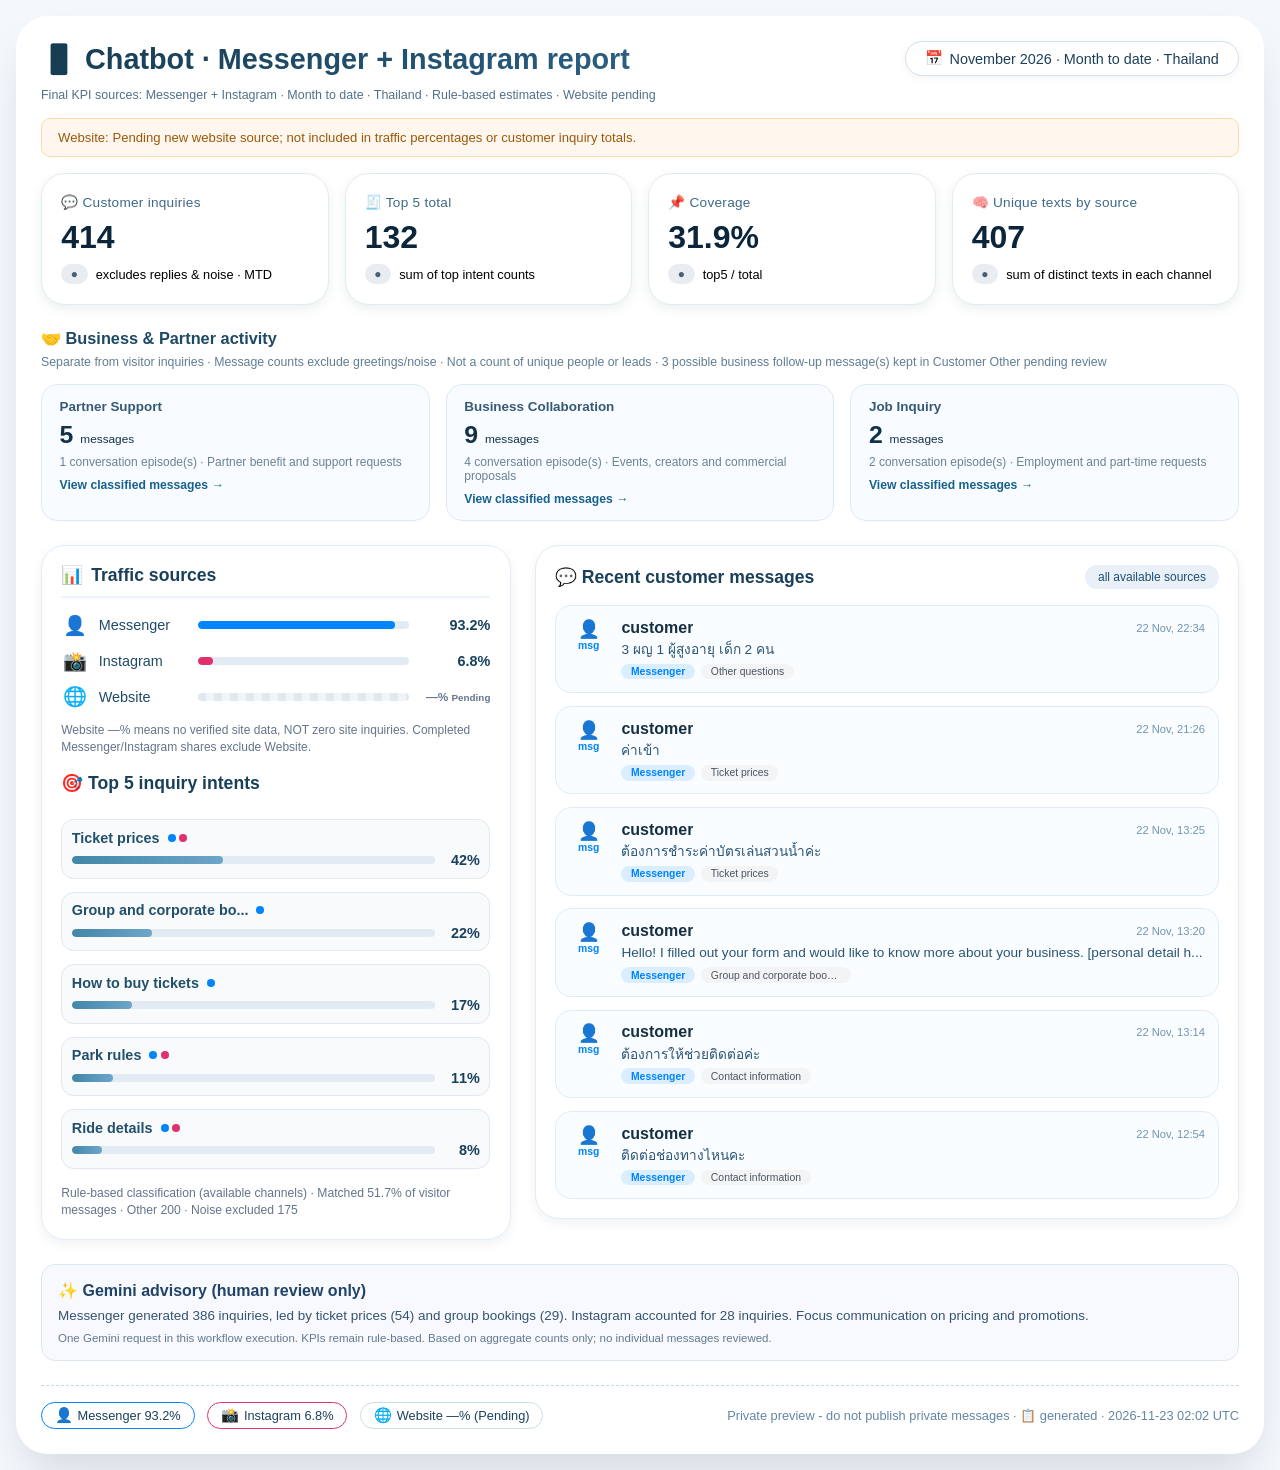
<file: inquiry.html>
<!DOCTYPE html>
<html lang="en">
<head>
  <meta charset="UTF-8">
  <meta name="viewport" content="width=device-width, initial-scale=1.0">
  <title>Inquiry Report · Messenger + Instagram</title>
  <style>
    * {
      margin: 0;
      padding: 0;
      box-sizing: border-box;
      font-family: 'Inter', -apple-system, BlinkMacSystemFont, 'Segoe UI', Roboto, Helvetica, Arial, sans-serif;
    }
    body {
      background: #f4f7fb;
      padding: 1rem;
      min-height: 100vh;
      display: flex;
      justify-content: center;
      align-items: flex-start;
    }
    .report {
      max-width: 1400px;
      width: 100%;
      background: rgba(255,255,255,0.95);
      backdrop-filter: blur(10px);
      border-radius: 2rem;
      padding: 1.5rem;
      box-shadow: 0 25px 45px -12px rgba(0,30,60,0.15);
      border: 1px solid rgba(255,255,255,0.8);
    }
    .header-row {
      display: flex;
      flex-wrap: wrap;
      justify-content: space-between;
      align-items: center;
      margin-bottom: 1.5rem;
      gap: 1rem;
    }
    .title-section h1 {
      font-size: 1.8rem;
      font-weight: 700;
      background: linear-gradient(140deg, #153b4f, #2b5f84);
      -webkit-background-clip: text;
      -webkit-text-fill-color: transparent;
      background-clip: text;
      display: flex;
      align-items: center;
      gap: 0.5rem;
      flex-wrap: wrap;
    }
    .date-badge {
      background: white;
      padding: 0.5rem 1.2rem;
      border-radius: 30px;
      font-weight: 500;
      box-shadow: 0 2px 8px rgba(0,0,0,0.05);
      border: 1px solid #d0e0ee;
      color: #1e3f5a;
      display: flex;
      align-items: center;
      gap: 0.4rem;
      font-size: 0.9rem;
      white-space: nowrap;
    }
    .business-section { margin: 0 0 1.5rem; }
    .business-heading { font-weight: 650; color: #1e4963; margin: 0 0 0.4rem; font-size: 1.02rem; }
    .business-subheading { color: #607d94; font-size: 0.77rem; margin-bottom: 0.8rem; line-height:1.4; }
    .business-grid { display:grid; grid-template-columns:repeat(3,minmax(0,1fr)); gap:1rem; }
    .business-card { border:1px solid #dde9f3; border-radius:1rem; background:#f8fbff; padding:0.9rem 1.1rem; }
    .business-title { font-size:0.84rem; font-weight:600; color:#365a74; }
    .business-count { font-size:1.55rem; font-weight:750; color:#12324a; margin:0.2rem 0; }
    .business-episodes { font-size:0.75rem; color:#6b8295; }
    @media (max-width: 640px) { .business-grid {grid-template-columns:1fr;} }
    .kpi-grid {
      display: grid;
      grid-template-columns: repeat(auto-fit, minmax(200px, 1fr));
      gap: 1rem;
      margin-bottom: 1.5rem;
    }
    .kpi-card {
      background: white;
      border-radius: 1.5rem;
      padding: 1.2rem;
      border: 1px solid #e2ecf5;
      box-shadow: 0 4px 12px rgba(17,45,70,0.08);
      min-width: 0;
    }
    .kpi-header {
      display: flex;
      align-items: center;
      gap: 0.4rem;
      color: #3f6988;
      font-weight: 500;
      font-size: 0.85rem;
      letter-spacing: 0.02em;
      margin-bottom: 0.5rem;
      flex-wrap: wrap;
    }
    .kpi-number {
      font-size: 2rem;
      font-weight: 700;
      color: #0b263b;
      line-height: 1.2;
      word-break: break-word;
    }
    .kpi-footer {
      margin-top: 0.5rem;
      display: flex;
      align-items: center;
      gap: 0.5rem;
      font-size: 0.8rem;
      flex-wrap: wrap;
    }
    .trend-neutral { 
      background: #e9edf2; 
      color: #456077; 
      padding: 0.2rem 0.6rem; 
      border-radius: 20px; 
      font-weight: 600; 
      font-size: 0.75rem;
      white-space: nowrap;
    }
    
    /* LAYOUT: Left = Sources/Top5, Right = Conversations */
    .columns {
      display: grid;
      grid-template-columns: 1fr 1.5fr; /* Left panel smaller, Right panel larger */
      gap: 1.5rem;
      margin-bottom: 1.5rem;
      align-items: start;
    }
    
    /* Left panel - Traffic sources and Top 5 inquiries */
    .left-panel {
      background: white;
      border-radius: 1.5rem;
      padding: 1.2rem;
      border: 1px solid #e0ecf7;
      box-shadow: 0 4px 12px rgba(10,40,65,0.06);
      min-width: 0;
      order: 1; /* Explicitly first */
    }
    
    /* Right panel - Recent conversations */
    .right-panel {
      background: white;
      border-radius: 1.5rem;
      padding: 1.2rem;
      border: 1px solid #e0ecf7;
      box-shadow: 0 4px 12px rgba(10,40,65,0.06);
      min-width: 0;
      order: 2; /* Explicitly second */
    }
    
    .panel-title {
      font-size: 1.1rem;
      font-weight: 600;
      color: #193f59;
      margin-bottom: 1rem;
      display: flex;
      align-items: center;
      gap: 0.5rem;
      border-bottom: 2px solid #ecf3fa;
      padding-bottom: 0.6rem;
      flex-wrap: wrap;
    }
    .source-list {
      display: flex;
      flex-direction: column;
      gap: 0.8rem;
      margin-bottom: 1.5rem;
    }
    .source-item {
      display: flex;
      align-items: center;
      gap: 0.6rem;
      flex-wrap: nowrap;
    }
    .source-icon {
      font-size: 1.2rem;
      width: 28px;
      text-align: center;
      flex-shrink: 0;
    }
    .source-name {
      width: 90px;
      font-weight: 500;
      color: #1f4a69;
      font-size: 0.9rem;
      flex-shrink: 0;
      white-space: nowrap;
      overflow: hidden;
      text-overflow: ellipsis;
    }
    .source-bar {
      flex: 1;
      height: 8px;
      background: #e2ebf3;
      border-radius: 20px;
      overflow: hidden;
      min-width: 60px;
    }
    .source-fill {
      height: 100%;
      background: linear-gradient(90deg, #4287a8, #6da5c9);
      border-radius: 20px;
      transition: width 0.3s ease;
    }
    .source-percent {
      font-weight: 600;
      color: #18415c;
      min-width: 40px;
      text-align: right;
      font-size: 0.9rem;
      flex-shrink: 0;
    }
    .top-intents { 
      margin-top: 1rem; 
    }
    .intent-row {
      display: flex;
      flex-direction: column;
      gap: 0.4rem;
      margin-top: 0.8rem;
      padding: 0.6rem;
      background: #f8fafc;
      border-radius: 0.8rem;
      border: 1px solid #e2e8f0;
    }
    .intent-info {
      display: flex;
      align-items: center;
      gap: 0.5rem;
      flex-wrap: wrap;
    }
    .intent-name {
      font-weight: 600;
      color: #21506b;
      font-size: 0.9rem;
      overflow: hidden;
      text-overflow: ellipsis;
      white-space: nowrap;
      max-width: 100%;
    }
    .intent-sources {
      display: flex;
      gap: 0.2rem;
      flex-shrink: 0;
    }
    .source-dot {
      width: 8px;
      height: 8px;
      border-radius: 50%;
      display: inline-block;
    }
    .intent-bar-container {
      display: flex;
      align-items: center;
      gap: 0.6rem;
      width: 100%;
    }
    .intent-bar-container .source-bar {
      flex: 1;
    }
    .intent-bar-container .source-percent {
      min-width: 35px;
    }
    .conv-header {
      display: flex;
      justify-content: space-between;
      align-items: center;
      margin-bottom: 1rem;
      flex-wrap: wrap;
      gap: 0.5rem;
    }
    .conv-header h3 {
      font-size: 1.1rem;
      font-weight: 600;
      color: #193f59;
    }
    .source-filter {
      background: #e9f0f7;
      padding: 0.3rem 0.8rem;
      border-radius: 20px;
      font-size: 0.75rem;
      color: #1f4e73;
      font-weight: 500;
    }
    .conversation-list {
      display: flex;
      flex-direction: column;
      gap: 0.8rem;
    }
    .conv-card {
      display: flex;
      align-items: flex-start;
      gap: 0.8rem;
      padding: 0.8rem;
      background: #fafdff;
      border-radius: 1rem;
      border: 1px solid #deecf8;
      transition: all 0.2s ease;
    }
    .conv-card:hover { 
      background: white; 
      border-color: #bdd2e9; 
      transform: translateY(-1px);
      box-shadow: 0 4px 8px rgba(0,0,0,0.05);
    }
    .source-tag {
      display: flex;
      flex-direction: column;
      align-items: center;
      min-width: 40px;
      font-size: 0.65rem;
      font-weight: 600;
      flex-shrink: 0;
    }
    .source-tag span:first-child { 
      font-size: 1.1rem; 
    }
    .conv-details { 
      flex: 1; 
      min-width: 0;
      overflow: hidden;
    }
    .conv-user {
      font-weight: 600;
      color: #153043;
      display: flex;
      justify-content: space-between;
      align-items: center;
      gap: 0.5rem;
      flex-wrap: wrap;
      margin-bottom: 0.2rem;
    }
    .conv-user-name {
      overflow: hidden;
      text-overflow: ellipsis;
      white-space: nowrap;
    }
    .conv-time {
      font-size: 0.7rem;
      color: #6f94b2;
      font-weight: 400;
      flex-shrink: 0;
    }
    .conv-msg {
      font-size: 0.85rem;
      color: #2b5473;
      overflow: hidden;
      text-overflow: ellipsis;
      white-space: nowrap;
      margin: 0.2rem 0;
      line-height: 1.4;
    }
    .rating-source-row {
      display: flex;
      gap: 0.4rem;
      align-items: center;
      margin-top: 0.3rem;
      flex-wrap: wrap;
    }
    .source-label-mobile {
      border-radius: 12px;
      padding: 0.15rem 0.6rem;
      font-size: 0.65rem;
      font-weight: 600;
      white-space: nowrap;
    }
    .topic-tag {
      background: #f3f4f6;
      border-radius: 12px;
      padding: 0.15rem 0.6rem;
      font-size: 0.65rem;
      font-weight: 500;
      color: #4b5563;
      white-space: nowrap;
      overflow: hidden;
      text-overflow: ellipsis;
      max-width: 150px;
    }
    .footer-sources {
      margin-top: 1.5rem;
      display: flex;
      flex-wrap: wrap;
      justify-content: space-between;
      align-items: center;
      border-top: 1px dashed #c5d8ea;
      padding-top: 1rem;
      gap: 1rem;
    }
    .source-chips {
      display: flex;
      gap: 0.8rem;
      flex-wrap: wrap;
    }
    .chip {
      display: flex;
      align-items: center;
      gap: 0.3rem;
      background: white;
      padding: 0.25rem 0.8rem;
      border-radius: 20px;
      border: 1px solid #c8ddec;
      font-size: 0.8rem;
      color: #1a415b;
      white-space: nowrap;
    }
    .chip span:first-child { 
      font-size: 0.9rem; 
    }
    .timestamp { 
      color: #6386a5; 
      font-size: 0.8rem; 
      white-space: nowrap;
    }

    /* Tablet breakpoint - Stack vertically but keep content order */
    @media (max-width: 1024px) {
      .columns {
        grid-template-columns: 1fr; /* Stack on top of each other */
      }
      /* On tablet, left panel (sources) stays on top, conversations below */
      .left-panel {
        order: 1;
      }
      .right-panel {
        order: 2;
      }
      .kpi-grid {
        grid-template-columns: repeat(2, 1fr);
      }
      .title-section h1 {
        font-size: 1.5rem;
      }
    }

    /* Mobile breakpoint */
    @media (max-width: 640px) {
      body {
        padding: 0.5rem;
      }
      .report {
        padding: 1rem;
        border-radius: 1.5rem;
      }
      .header-row {
        flex-direction: column;
        align-items: flex-start;
        gap: 0.8rem;
      }
      .title-section h1 {
        font-size: 1.3rem;
      }
      .date-badge {
        align-self: stretch;
        justify-content: center;
      }
      .kpi-grid {
        grid-template-columns: 1fr;
        gap: 0.8rem;
      }
      .kpi-card {
        padding: 1rem;
        border-radius: 1rem;
      }
      .kpi-number {
        font-size: 1.6rem;
      }
      .source-item {
        gap: 0.5rem;
      }
      .source-name {
        width: 70px;
        font-size: 0.8rem;
      }
      .source-icon {
        font-size: 1rem;
        width: 24px;
      }
      .source-bar {
        height: 6px;
      }
      .source-percent {
        font-size: 0.8rem;
        min-width: 35px;
      }
      .intent-row {
        padding: 0.5rem;
      }
      .intent-name {
        font-size: 0.85rem;
        white-space: normal;
        line-height: 1.3;
      }
      .intent-bar-container {
        margin-top: 0.2rem;
      }
      .conv-card {
        padding: 0.7rem;
        gap: 0.6rem;
      }
      .conv-msg {
        white-space: normal;
        display: -webkit-box;
        -webkit-line-clamp: 2;
        -webkit-box-orient: vertical;
        line-height: 1.4;
      }
      .footer-sources {
        flex-direction: column;
        align-items: flex-start;
      }
      .source-chips {
        width: 100%;
        justify-content: flex-start;
      }
      .timestamp {
        align-self: flex-end;
      }
    }

    /* Small mobile */
    @media (max-width: 380px) {
      .title-section h1 {
        font-size: 1.1rem;
      }
      .source-name {
        width: 60px;
        font-size: 0.75rem;
      }
      .kpi-number {
        font-size: 1.4rem;
      }
      .panel-title {
        font-size: 1rem;
      }
    }
    
.business-card-button{width:100%;text-align:left;cursor:pointer;font-family:inherit;display:flex;flex-direction:column;gap:3px;transition:border-color .15s,box-shadow .15s,transform .15s}
.business-card-button:hover,.business-card-button:focus-visible{border-color:#8ab7d6;box-shadow:0 5px 15px rgba(19,66,100,.12);outline:2px solid transparent;transform:translateY(-1px)}
.business-count small{font-size:.74rem;font-weight:500}.business-open-hint{font-size:.76rem;color:#17618d;font-weight:600;margin-top:6px}
.biz-overlay[hidden],.biz-panel[hidden]{display:none!important}.biz-modal-open{overflow:hidden}.biz-overlay{position:fixed;z-index:1000;inset:0;background:rgba(10,23,34,.58);display:flex;justify-content:center;align-items:center;padding:16px}
.biz-dialog{background:#fff;border-radius:18px;box-shadow:0 24px 80px #0005;width:min(760px,100%);max-height:86vh;overflow:auto;padding:18px 20px;outline:none;color:#17394f}
.biz-dialog-top{display:flex;align-items:center;justify-content:space-between;gap:16px;border-bottom:1px solid #dbe6ee;padding-bottom:12px;margin-bottom:12px}
.biz-close{appearance:none;border:1px solid #cddce7;border-radius:9px;background:#f4f8fb;padding:6px 11px;font-size:18px;cursor:pointer;color:#17394f}
.biz-panel h3{font-size:1.14rem;margin:0 0 7px}.biz-muted{font-size:.78rem;color:#6a8092;line-height:1.5;margin:5px 0 12px}
.biz-msg-list{display:flex;flex-direction:column;gap:9px;margin:12px 0}.biz-message{border:1px solid #dce8f1;background:#f8fbff;border-radius:12px;padding:13px}
.biz-message-meta{display:flex;justify-content:space-between;gap:8px;flex-wrap:wrap;font-size:.78rem;color:#486d88;margin-bottom:7px}
.biz-message-text{font-size:.9rem;line-height:1.65;color:#1d435b;white-space:pre-wrap;overflow-wrap:anywhere}
.biz-dialog-foot{border-top:1px solid #e4edf4;padding-top:10px;margin-top:14px}

  </style>
</head>
<body>
<div class="report">
  <div class="header-row">
    <div class="title-section">
      <h1>📱 Chatbot · Messenger + Instagram report</h1>
    </div>
    <div class="date-badge">
      <span>📅</span> November 2026 · Month to date · Thailand
    </div>
  </div>
  <div style="font-size:0.78rem;color:#52708a;margin:-0.75rem 0 1rem">Final KPI sources: Messenger + Instagram · Month to date · Thailand · Rule-based estimates · Website pending</div>
  <div style="font-size:0.82rem;color:#9a580c;background:#fff7ed;border:1px solid #fed7aa;border-radius:9px;padding:0.7rem 1rem;margin:0 0 1rem;">Website: Pending new website source; not included in traffic percentages or customer inquiry totals.</div>
  

  <div class="kpi-grid">
    <div class="kpi-card">
      <div class="kpi-header">💬 Customer inquiries</div>
      <div class="kpi-number">414</div>
      <div class="kpi-footer"><span class="trend-neutral">●</span> excludes replies & noise · MTD</div>
    </div>
    <div class="kpi-card">
      <div class="kpi-header">🧾 Top 5 total</div>
      <div class="kpi-number">132</div>
      <div class="kpi-footer"><span class="trend-neutral">●</span> sum of top intent counts</div>
    </div>
    <div class="kpi-card">
      <div class="kpi-header">📌 Coverage</div>
      <div class="kpi-number">31.9%</div>
      <div class="kpi-footer"><span class="trend-neutral">●</span> top5 / total</div>
    </div>
    <div class="kpi-card">
      <div class="kpi-header">🧠 Unique texts by source</div>
      <div class="kpi-number">407</div>
      <div class="kpi-footer"><span class="trend-neutral">●</span> sum of distinct texts in each channel</div>
    </div>
  </div>

  <div class="business-section">
    <div class="business-heading">🤝 Business &amp; Partner activity</div>
    <div class="business-subheading">Separate from visitor inquiries · Message counts exclude greetings/noise · Not a count of unique people or leads
     · 3 possible business follow-up message(s) kept in Customer Other pending review</div>
    <div class="business-grid">
      <button type="button" class="business-card business-card-button" data-business-open="partner_support" aria-haspopup="dialog" aria-controls="business-modal" title="View messages classified under Partner Support">
    <span class="business-title">Partner Support</span>
    <span class="business-count">5 <small>messages</small></span>
    <span class="business-episodes">1 conversation episode(s) · Partner benefit and support requests</span>
    <span class="business-open-hint">View classified messages →</span>
  </button><button type="button" class="business-card business-card-button" data-business-open="business_collaboration" aria-haspopup="dialog" aria-controls="business-modal" title="View messages classified under Business Collaboration">
    <span class="business-title">Business Collaboration</span>
    <span class="business-count">9 <small>messages</small></span>
    <span class="business-episodes">4 conversation episode(s) · Events, creators and commercial proposals</span>
    <span class="business-open-hint">View classified messages →</span>
  </button><button type="button" class="business-card business-card-button" data-business-open="job_inquiry" aria-haspopup="dialog" aria-controls="business-modal" title="View messages classified under Job Inquiry">
    <span class="business-title">Job Inquiry</span>
    <span class="business-count">2 <small>messages</small></span>
    <span class="business-episodes">2 conversation episode(s) · Employment and part-time requests</span>
    <span class="business-open-hint">View classified messages →</span>
  </button>
    </div>
  </div>

  <div class="columns">
    <!-- LEFT PANEL: Traffic Sources and Top 5 Inquiries -->
    <div class="left-panel">
      <div class="panel-title"><span>📊</span> Traffic sources</div>
      <div class="source-list">
        <div class="source-item" title="Confirmed source">
    <span class="source-icon" style="color:#0084ff">👤</span>
    <span class="source-name">Messenger</span>
    <div class="source-bar"><div class="source-fill" style="width:93.2%;background:#0084ff"></div></div>
    <span class="source-percent" style="min-width:72px">93.2%</span>
  </div><div class="source-item" title="Confirmed source">
    <span class="source-icon" style="color:#e1306c">📸</span>
    <span class="source-name">Instagram</span>
    <div class="source-bar"><div class="source-fill" style="width:6.8%;background:#e1306c"></div></div>
    <span class="source-percent" style="min-width:72px">6.8%</span>
  </div><div class="source-item" title="No verified messages from this source">
    <span class="source-icon" style="color:#10b981">🌐</span>
    <span class="source-name">Website</span>
    <div class="source-bar" style="background:repeating-linear-gradient(90deg,#e2e8f0 0px,#e2e8f0 8px,#f1f5f9 8px,#f1f5f9 16px)"></div>
    <span style="min-width:72px;text-align:right;font-size:0.74rem;font-weight:600;color:#64748b">—% <small>Pending</small></span>
  </div>
      </div>
      <div style="font-size:0.75rem;line-height:1.45;color:#64748b;margin:-0.65rem 0 1rem">Website —% means no verified site data, NOT zero site inquiries. Completed Messenger/Instagram shares exclude Website.</div>

      <div class="top-intents">
        <div class="panel-title" style="margin-top: 0.5rem; border-bottom: none;">🎯 Top 5 inquiry intents</div>
        
        <div class="intent-row">
          <div class="intent-info">
            <span class="intent-name" title="ticket_price">Ticket prices</span>
            <div class="intent-sources"><span class="source-dot" style="background: #0084ff" title="Messenger"></span><span class="source-dot" style="background: #e1306c" title="Instagram"></span></div>
          </div>
          <div class="intent-bar-container">
            <div class="source-bar"><div class="source-fill" style="width: 41.7%"></div></div>
            <span class="source-percent">42%</span>
          </div>
        </div>
      
        <div class="intent-row">
          <div class="intent-info">
            <span class="intent-name" title="group_bookings">Group and corporate bo...</span>
            <div class="intent-sources"><span class="source-dot" style="background: #0084ff" title="Messenger"></span></div>
          </div>
          <div class="intent-bar-container">
            <div class="source-bar"><div class="source-fill" style="width: 22.0%"></div></div>
            <span class="source-percent">22%</span>
          </div>
        </div>
      
        <div class="intent-row">
          <div class="intent-info">
            <span class="intent-name" title="ticket_purchase">How to buy tickets</span>
            <div class="intent-sources"><span class="source-dot" style="background: #0084ff" title="Messenger"></span></div>
          </div>
          <div class="intent-bar-container">
            <div class="source-bar"><div class="source-fill" style="width: 16.7%"></div></div>
            <span class="source-percent">17%</span>
          </div>
        </div>
      
        <div class="intent-row">
          <div class="intent-info">
            <span class="intent-name" title="park_rules">Park rules</span>
            <div class="intent-sources"><span class="source-dot" style="background: #0084ff" title="Messenger"></span><span class="source-dot" style="background: #e1306c" title="Instagram"></span></div>
          </div>
          <div class="intent-bar-container">
            <div class="source-bar"><div class="source-fill" style="width: 11.4%"></div></div>
            <span class="source-percent">11%</span>
          </div>
        </div>
      
        <div class="intent-row">
          <div class="intent-info">
            <span class="intent-name" title="ride_details">Ride details</span>
            <div class="intent-sources"><span class="source-dot" style="background: #0084ff" title="Messenger"></span><span class="source-dot" style="background: #e1306c" title="Instagram"></span></div>
          </div>
          <div class="intent-bar-container">
            <div class="source-bar"><div class="source-fill" style="width: 8.3%"></div></div>
            <span class="source-percent">8%</span>
          </div>
        </div>
      
        <div style="font-size:0.76rem;color:#64748b;margin-top:1rem;line-height:1.45;">
          Rule-based classification (available channels) · Matched 51.7% of visitor messages · Other 200 · Noise excluded 175
        </div>
      </div>
    </div>

    <!-- RIGHT PANEL: Recent Conversations -->
    <div class="right-panel">
      <div class="conv-header">
        <h3>💬 Recent customer messages</h3>
        <span class="source-filter">all available sources</span>
      </div>
      <div class="conversation-list">
        
    <div class="conv-card">
      <div class="source-tag" style="color: #0084ff">
        <span>👤</span>
        <span>msg</span>
      </div>
      <div class="conv-details">
        <div class="conv-user">
          <span class="conv-user-name">customer</span>
          <span class="conv-time">22 Nov, 22:34</span>
        </div>
        <div class="conv-msg" title="3 ผญ 1 ผู้สูงอายุ เด็ก 2 คน">3 ผญ 1 ผู้สูงอายุ เด็ก 2 คน</div>
        <div class="rating-source-row">
          <span class="source-label-mobile" style="background: #0084ff20; color: #0084ff">Messenger</span>
          <span class="topic-tag">Other questions</span>
        </div>
      </div>
    </div>
  
    <div class="conv-card">
      <div class="source-tag" style="color: #0084ff">
        <span>👤</span>
        <span>msg</span>
      </div>
      <div class="conv-details">
        <div class="conv-user">
          <span class="conv-user-name">customer</span>
          <span class="conv-time">22 Nov, 21:26</span>
        </div>
        <div class="conv-msg" title="ค่าเข้า">ค่าเข้า</div>
        <div class="rating-source-row">
          <span class="source-label-mobile" style="background: #0084ff20; color: #0084ff">Messenger</span>
          <span class="topic-tag">Ticket prices</span>
        </div>
      </div>
    </div>
  
    <div class="conv-card">
      <div class="source-tag" style="color: #0084ff">
        <span>👤</span>
        <span>msg</span>
      </div>
      <div class="conv-details">
        <div class="conv-user">
          <span class="conv-user-name">customer</span>
          <span class="conv-time">22 Nov, 13:25</span>
        </div>
        <div class="conv-msg" title="ต้องการชำระค่าบัตรเล่นสวนน้ำค่ะ">ต้องการชำระค่าบัตรเล่นสวนน้ำค่ะ</div>
        <div class="rating-source-row">
          <span class="source-label-mobile" style="background: #0084ff20; color: #0084ff">Messenger</span>
          <span class="topic-tag">Ticket prices</span>
        </div>
      </div>
    </div>
  
    <div class="conv-card">
      <div class="source-tag" style="color: #0084ff">
        <span>👤</span>
        <span>msg</span>
      </div>
      <div class="conv-details">
        <div class="conv-user">
          <span class="conv-user-name">customer</span>
          <span class="conv-time">22 Nov, 13:20</span>
        </div>
        <div class="conv-msg" title="Hello! I filled out your form and would like to know more about your business. [personal detail h...">Hello! I filled out your form and would like to know more about your business. [personal detail h...</div>
        <div class="rating-source-row">
          <span class="source-label-mobile" style="background: #0084ff20; color: #0084ff">Messenger</span>
          <span class="topic-tag">Group and corporate bookings</span>
        </div>
      </div>
    </div>
  
    <div class="conv-card">
      <div class="source-tag" style="color: #0084ff">
        <span>👤</span>
        <span>msg</span>
      </div>
      <div class="conv-details">
        <div class="conv-user">
          <span class="conv-user-name">customer</span>
          <span class="conv-time">22 Nov, 13:14</span>
        </div>
        <div class="conv-msg" title="ต้องการให้ช่วยติดต่อค่ะ">ต้องการให้ช่วยติดต่อค่ะ</div>
        <div class="rating-source-row">
          <span class="source-label-mobile" style="background: #0084ff20; color: #0084ff">Messenger</span>
          <span class="topic-tag">Contact information</span>
        </div>
      </div>
    </div>
  
    <div class="conv-card">
      <div class="source-tag" style="color: #0084ff">
        <span>👤</span>
        <span>msg</span>
      </div>
      <div class="conv-details">
        <div class="conv-user">
          <span class="conv-user-name">customer</span>
          <span class="conv-time">22 Nov, 12:54</span>
        </div>
        <div class="conv-msg" title="ติดต่อช่องทางไหนคะ">ติดต่อช่องทางไหนคะ</div>
        <div class="rating-source-row">
          <span class="source-label-mobile" style="background: #0084ff20; color: #0084ff">Messenger</span>
          <span class="topic-tag">Contact information</span>
        </div>
      </div>
    </div>
  
      </div>
    </div>
  </div>

  <section style="border:1px solid #dce5f0;border-radius:14px;background:#f7f9ff;padding:16px;margin:20px 0"><h3 style="font-size:1rem;color:#214466;margin-bottom:8px">✨ Gemini advisory (human review only)</h3><p style="font-size:.84rem;color:#36536d">Messenger generated 386 inquiries, led by ticket prices (54) and group bookings (29). Instagram accounted for 28 inquiries. Focus communication on pricing and promotions.</p><p style="font-size:.72rem;margin-top:9px;color:#63788e">One Gemini request in this workflow execution. KPIs remain rule-based. Based on aggregate counts only; no individual messages reviewed.</p></section><div class="footer-sources">
    <div class="source-chips">
      <div class="chip" style="border-color:#0084ff">
    <span>👤</span> Messenger 93.2%</div><div class="chip" style="border-color:#e1306c">
    <span>📸</span> Instagram 6.8%</div><div class="chip"><span>🌐</span> Website —% (Pending)</div>
    </div>
    <div class="timestamp">Private preview - do not publish private messages · 📋 generated · 2026-11-23 02:02 UTC</div>
  </div>
</div>
  <div id="business-modal" class="biz-overlay" hidden>
  <div class="biz-dialog" role="dialog" aria-modal="true" aria-label="Business category messages" tabindex="-1">
  <div class="biz-dialog-top"><strong>Business &amp; Partner messages</strong><button type="button" class="biz-close" data-business-close aria-label="Close">✕</button></div>
  <section class="biz-panel" data-business-panel="partner_support" hidden><h3>Partner Support</h3>
    <p class="biz-muted">5 substantive messages · Month to date (Thailand) · Redacted private preview</p>
    <div class="biz-msg-list"><article class="biz-message"><div class="biz-message-meta"><strong>1. Messenger</strong><time>09 Nov 2026, 12:04</time></div>
      <div class="biz-message-text">ติดต่อไม่ได้ค่ะ</div></article><article class="biz-message"><div class="biz-message-meta"><strong>2. Messenger</strong><time>09 Nov 2026, 11:34</time></div>
      <div class="biz-message-text">ติดต่อยังไงคะ</div></article><article class="biz-message"><div class="biz-message-meta"><strong>3. Messenger</strong><time>09 Nov 2026, 11:34</time></div>
      <div class="biz-message-text">ปกติร้านได้บัตรฟรี3ใบ แต่ร้านหยุดทุกวันพุธเลยไม่ได้ใช้ อาทิตย์นี้หยุดวันอังคาร เลยจะไปเล่น แต่ยังไม่ได้บัตรของเดือนเลยค่ะ</div></article><article class="biz-message"><div class="biz-message-meta"><strong>4. Messenger</strong><time>09 Nov 2026, 11:32</time></div>
      <div class="biz-message-text">ติดต่อจากร้านไก่ยกครกนะคะ</div></article><article class="biz-message"><div class="biz-message-meta"><strong>5. Messenger</strong><time>09 Nov 2026, 11:31</time></div>
      <div class="biz-message-text">ขออนุญาตสอบถามค่ะ</div></article></div></section><section class="biz-panel" data-business-panel="business_collaboration" hidden><h3>Business Collaboration</h3>
    <p class="biz-muted">9 substantive messages · Month to date (Thailand) · Redacted private preview</p>
    <div class="biz-msg-list"><article class="biz-message"><div class="biz-message-meta"><strong>1. Instagram</strong><time>14 Nov 2026, 01:13</time></div>
      <div class="biz-message-text">Our links and resources:

Instagram: [link hidden]

Threads: [link hidden]

YouTube: [link hidden]

TikTok: [link hidden]

Could you let me know if you are open to influencer marketing collaborations on a barter basis? I would be happy to discuss the details of a potential visit!
Have a wonderful day! 🤍</div></article><article class="biz-message"><div class="biz-message-meta"><strong>2. Instagram</strong><time>14 Nov 2026, 01:12</time></div>
      <div class="biz-message-text">Our content package includes:
• An aesthetic video review (Reels / Shorts / TikTok): capturing the atmosphere, interior, key services, and your primary selling points.
• A series of Stories: an authentic, on-site review, a recommendation to our audience, a direct geotag, and a mention of your profile.
• Targeted traffic generation: showcasing your location to tourists and residents who are looking for interesting places to visit in Thailand.</div></article><article class="biz-message"><div class="biz-message-meta"><strong>3. Instagram</strong><time>14 Nov 2026, 01:12</time></div>
      <div class="biz-message-text">Hello! 🙏
My name is Darya, and I am the manager for the creator [link hidden]
We are based in Thailand and produce high-quality content showcasing the best locations, venues, services, and unique hotel experiences for an audience across Instagram, YouTube, and TikTok.
We are open to exciting projects and would like to propose a collaboration with you on a barter basis.</div></article><article class="biz-message"><div class="biz-message-meta"><strong>4. Messenger</strong><time>12 Nov 2026, 10:58</time></div>
      <div class="biz-message-text">เรียน คณะเจ้าของกิจการและผู้บริหาร Columbia Pictures Aquaverse

ผมชื่อ Justin Russell เป็นผู้ก่อตั้งโครงการ PLUR Festival Series ซึ่งเป็นโครงการพัฒนากิจกรรมบันเทิงและการจัดอีเวนต์ในพื้นที่พัทยา

เมื่อเร็ว ๆ นี้ ผมได้ทราบว่า Aquaverse มีการจัดกิจกรรมดนตรี EDM ซึ่งทำให้ผมสนใจเป็นอย่างมาก เนื่องจากตลอดระยะเวลาประมาณหนึ่งปีที่ผ่านมา ผมได้ทุ่มเทเวลาในการพัฒนาโครงการด้านความบันเทิงขนาดใหญ่ ซึ่งเดิมมีแผนที่จะจัดขึ้นที่ Mimosa Pattaya

แม้ว่าแผนความร่วมมือกับสถานที่เดิมจะไม่ได้ดำเนินต่อไป แต่การวางแผนอย่างละเอียด การพัฒนารูปแบบธุรกิจ และเครือข่ายพันธมิตรในอุตสาหกรรมที่ได้สร้างขึ้นตลอดช่วงเวลานั้น ทำให้โครงการมีความพร้อมที่จะนำไปพัฒนาและดำเนินการร่วมกับสถานที่แห่งใหม่

หลังจากพิจารณาศักยภาพของ Aquaverse ผมเชื่อว่าสถานที่ของท่านมีความเหมาะสมอย่างยิ่งสำหรับโครงการนี้

PLUR Festival Series คืออะไร?

PLUR ย่อมาจาก Peace, Love, Unity และ Respect ซึ่งหมายถึง สันติภาพ ความรัก ความสามัคคี และความเคารพซึ่งกันและกัน

แนวคิดของเราไม่ได้จำกัดอยู่เพียงการจัดคอนเสิร์ต EDM เป็นครั้งคราวเท่านั้น แต่มีเป้าหมายใ</div><div class="biz-muted">Preview clipped at 1,000 characters</div></article><article class="biz-message"><div class="biz-message-meta"><strong>5. Messenger</strong><time>10 Nov 2026, 14:50</time></div>
      <div class="biz-message-text">barter ค่ะ ไม่ต้องมีbudgetค่ะ
[phone hidden]ตัวอย่างรีวิว
[link hidden]
[link hidden]</div></article><article class="biz-message"><div class="biz-message-meta"><strong>6. Messenger</strong><time>02 Nov 2026, 10:36</time></div>
      <div class="biz-message-text">หรือต้องติดต่อทางไหนครับ ^^</div></article><article class="biz-message"><div class="biz-message-meta"><strong>7. Messenger</strong><time>02 Nov 2026, 10:36</time></div>
      <div class="biz-message-text">✨️ TikTok “herekengg” [link hidden]
✨️ Facebook Page “เฮียเก่ง” [link hidden]
✨️ IG “herekengg” [link hidden]

📍 ดูตัวอย่างรีวิวเพิ่มเติมได้ครับ [link hidden]</div></article><article class="biz-message"><div class="biz-message-meta"><strong>8. Messenger</strong><time>02 Nov 2026, 10:36</time></div>
      <div class="biz-message-text">อยากมาสอบถามว่ายังมีโควต้าให้อินฟลูไปรีวิวอีกไหมครับ เก่งมีแพลนจะไปกับเพื่อน 4 คน ช่วง 19-21 Dec 2026 ครับ หากขอเข้าไปรีวิววันจันทร์ที่ 21 Dec 2026 พอจะได้ไหมครับ</div></article><article class="biz-message"><div class="biz-message-meta"><strong>9. Messenger</strong><time>02 Nov 2026, 10:35</time></div>
      <div class="biz-message-text">ผมชื่อเก่งนะครับ เคยรีวิว Columbia Pictures Aquaverse เมื่อ 4 ปีทีแล้ว ตอนเปิดใหม่ๆครับ

[link hidden]</div></article></div></section><section class="biz-panel" data-business-panel="job_inquiry" hidden><h3>Job Inquiry</h3>
    <p class="biz-muted">2 substantive messages · Month to date (Thailand) · Redacted private preview</p>
    <div class="biz-msg-list"><article class="biz-message"><div class="biz-message-meta"><strong>1. Messenger</strong><time>10 Nov 2026, 17:23</time></div>
      <div class="biz-message-text">ช่วงนี้รับพาร์ทไทม์มั้ยคะ</div></article><article class="biz-message"><div class="biz-message-meta"><strong>2. Messenger</strong><time>07 Nov 2026, 19:26</time></div>
      <div class="biz-message-text">สมัครงานค่ะ</div></article></div></section><div class="biz-muted biz-dialog-foot">Internal preview only · Contact details are redacted where detected · Do not publish transcripts</div>
  </div></div>
  <script>
(function(){
  'use strict';
  var overlay=document.getElementById('business-modal');
  if(!overlay)return;
  var dialog=overlay.querySelector('.biz-dialog');
  var lastFocus=null;
  function closeModal(){overlay.hidden=true;document.body.classList.remove('biz-modal-open');
    if(lastFocus&&typeof lastFocus.focus==='function')lastFocus.focus();}
  function openModal(key,button){
    lastFocus=button;
    overlay.querySelectorAll('[data-business-panel]').forEach(function(panel){
      panel.hidden=panel.getAttribute('data-business-panel')!==key;
    });
    overlay.hidden=false;document.body.classList.add('biz-modal-open');
    dialog.focus();
  }
  document.querySelectorAll('[data-business-open]').forEach(function(button){
    button.addEventListener('click',function(){openModal(button.getAttribute('data-business-open'),button);});
  });
  overlay.querySelector('[data-business-close]').addEventListener('click',closeModal);
  overlay.addEventListener('click',function(event){if(event.target===overlay)closeModal();});
  document.addEventListener('keydown',function(event){
    if(overlay.hidden)return;
    if(event.key==='Escape'){event.preventDefault();closeModal();}
    if(event.key==='Tab'){
      var focusables=Array.prototype.slice.call(overlay.querySelectorAll('button:not([disabled])'));
      if(!focusables.length){event.preventDefault();dialog.focus();return;}
      var first=focusables[0],last=focusables[focusables.length-1];
      if(event.shiftKey&&document.activeElement===first){event.preventDefault();last.focus();}
      else if(!event.shiftKey&&document.activeElement===last){event.preventDefault();first.focus();}
    }
  });
})();
</script>
</body>
</html>
</file>
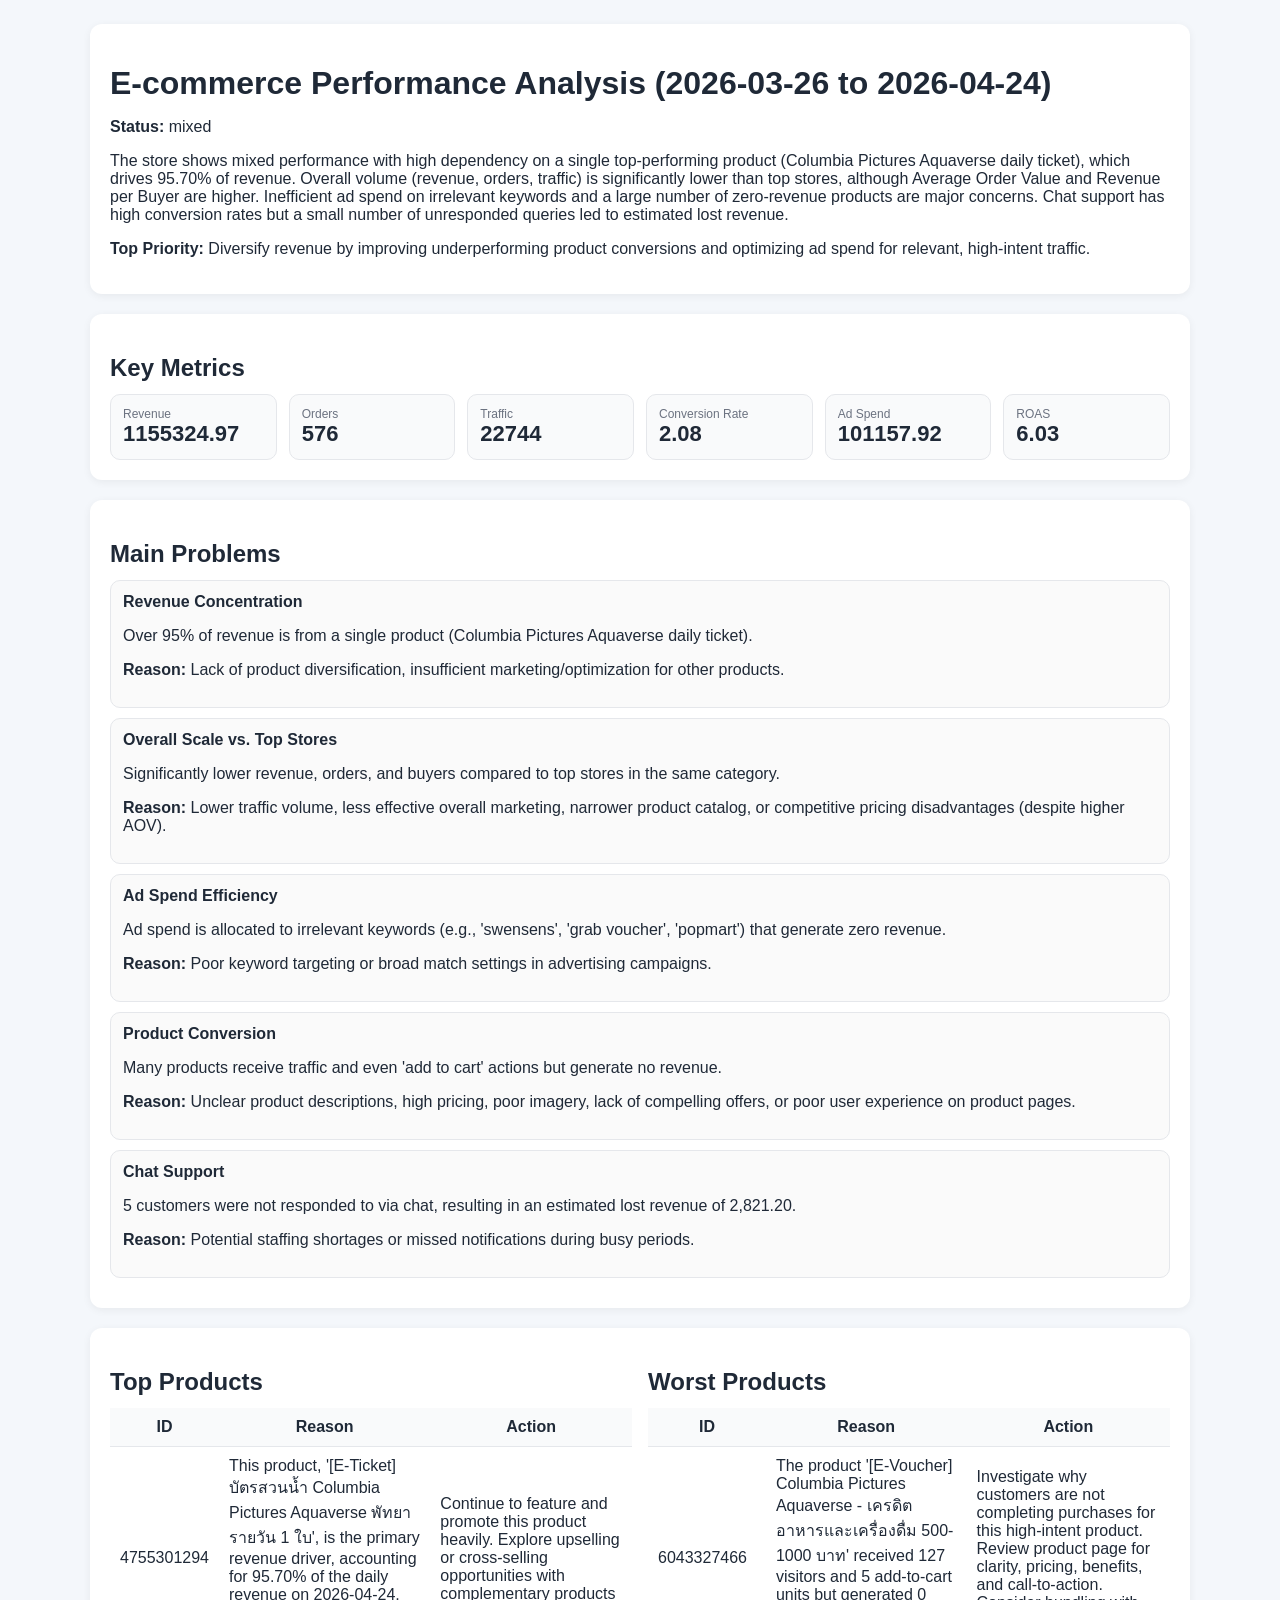
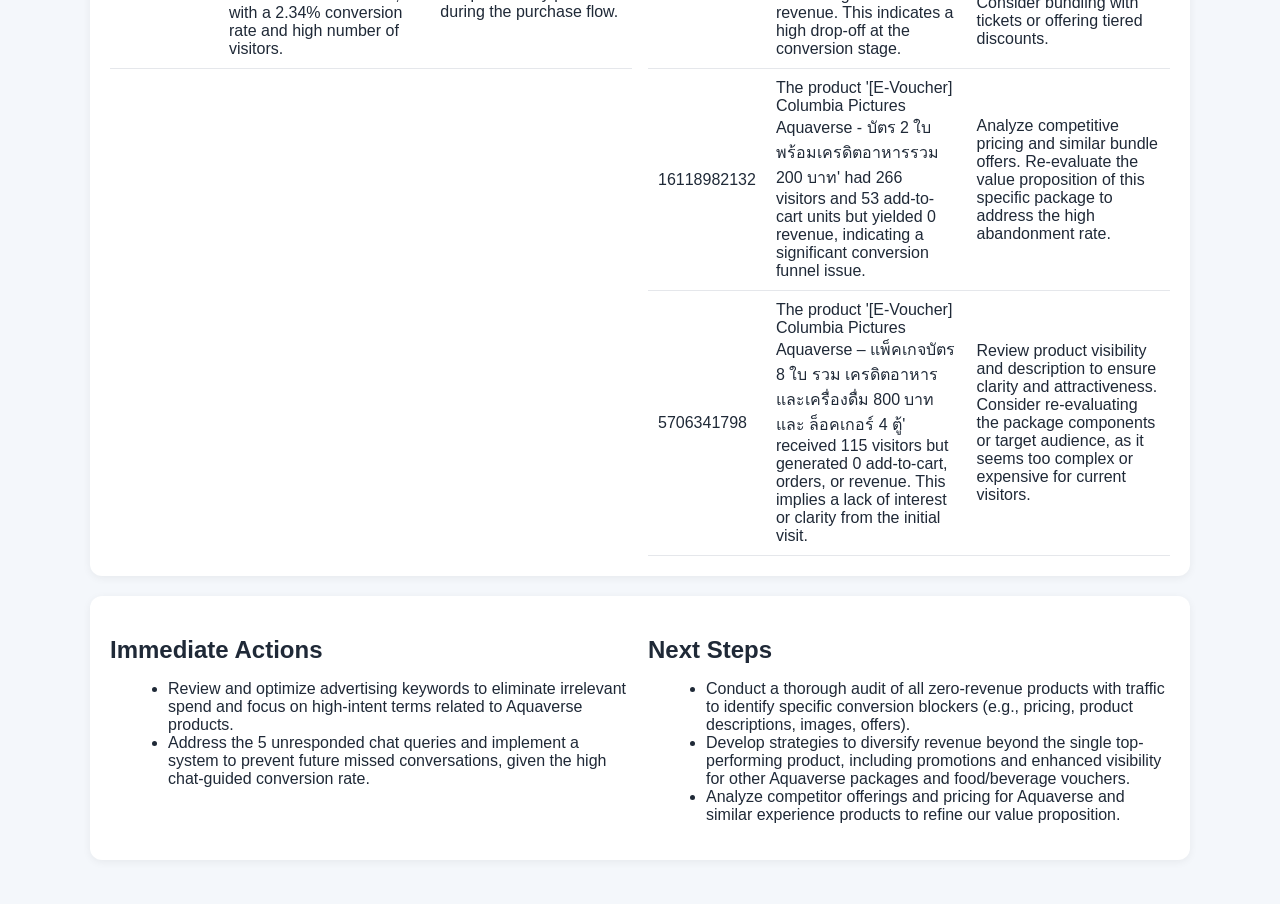
<file: lazada.html>
<!DOCTYPE html>
<html>
<head>
<meta charset="UTF-8">
<title>E-commerce Performance Analysis (2026-03-26 to 2026-04-24)</title>

<style>
body {
  font-family: Arial, sans-serif;
  background: #f4f7fb;
  margin: 0;
  padding: 24px;
  color: #1f2937;
}
.wrap {
  max-width: 1100px;
  margin: auto;
}
.section {
  background: #fff;
  border-radius: 12px;
  padding: 20px;
  margin-bottom: 20px;
  box-shadow: 0 2px 8px rgba(0,0,0,0.06);
}
h1,h2 {
  margin-bottom: 12px;
}
.grid {
  display: grid;
  grid-template-columns: repeat(auto-fit, minmax(160px, 1fr));
  gap: 12px;
}
.metric {
  background: #f9fafb;
  border: 1px solid #e5e7eb;
  border-radius: 10px;
  padding: 12px;
}
.metric-label {
  font-size: 12px;
  color: #6b7280;
}
.metric-value {
  font-size: 22px;
  font-weight: bold;
}
.card {
  background: #fafafa;
  border: 1px solid #e5e7eb;
  border-radius: 10px;
  padding: 12px;
  margin-bottom: 10px;
}
table {
  width: 100%;
  border-collapse: collapse;
}
th, td {
  padding: 10px;
  border-bottom: 1px solid #e5e7eb;
}
th {
  background: #f9fafb;
}
ul {
  margin-left: 18px;
}
.two-col {
  display: grid;
  grid-template-columns: 1fr 1fr;
  gap: 16px;
}
@media (max-width: 800px) {
  .two-col { grid-template-columns: 1fr; }
}
</style>
</head>

<body>
<div class="wrap">

<!-- HEADER -->
<div class="section">
  <h1>E-commerce Performance Analysis (2026-03-26 to 2026-04-24)</h1>
  <p><b>Status:</b> mixed</p>
  <p>The store shows mixed performance with high dependency on a single top-performing product (Columbia Pictures Aquaverse daily ticket), which drives 95.70% of revenue. Overall volume (revenue, orders, traffic) is significantly lower than top stores, although Average Order Value and Revenue per Buyer are higher. Inefficient ad spend on irrelevant keywords and a large number of zero-revenue products are major concerns. Chat support has high conversion rates but a small number of unresponded queries led to estimated lost revenue.</p>
  <p><b>Top Priority:</b> Diversify revenue by improving underperforming product conversions and optimizing ad spend for relevant, high-intent traffic.</p>
</div>

<!-- METRICS -->
<div class="section">
  <h2>Key Metrics</h2>
  <div class="grid">
    <div class="metric"><div class="metric-label">Revenue</div><div class="metric-value">1155324.97</div></div>
    <div class="metric"><div class="metric-label">Orders</div><div class="metric-value">576</div></div>
    <div class="metric"><div class="metric-label">Traffic</div><div class="metric-value">22744</div></div>
    <div class="metric"><div class="metric-label">Conversion Rate</div><div class="metric-value">2.08</div></div>
    <div class="metric"><div class="metric-label">Ad Spend</div><div class="metric-value">101157.92</div></div>
    <div class="metric"><div class="metric-label">ROAS</div><div class="metric-value">6.03</div></div>
  </div>
</div>

<!-- PROBLEMS -->
<div class="section">
  <h2>Main Problems</h2>
  
    <div class="card">
      <b>Revenue Concentration</b>
      <p>Over 95% of revenue is from a single product (Columbia Pictures Aquaverse daily ticket).</p>
      <p><b>Reason:</b> Lack of product diversification, insufficient marketing/optimization for other products.</p>
    </div>
  
    <div class="card">
      <b>Overall Scale vs. Top Stores</b>
      <p>Significantly lower revenue, orders, and buyers compared to top stores in the same category.</p>
      <p><b>Reason:</b> Lower traffic volume, less effective overall marketing, narrower product catalog, or competitive pricing disadvantages (despite higher AOV).</p>
    </div>
  
    <div class="card">
      <b>Ad Spend Efficiency</b>
      <p>Ad spend is allocated to irrelevant keywords (e.g., 'swensens', 'grab voucher', 'popmart') that generate zero revenue.</p>
      <p><b>Reason:</b> Poor keyword targeting or broad match settings in advertising campaigns.</p>
    </div>
  
    <div class="card">
      <b>Product Conversion</b>
      <p>Many products receive traffic and even 'add to cart' actions but generate no revenue.</p>
      <p><b>Reason:</b> Unclear product descriptions, high pricing, poor imagery, lack of compelling offers, or poor user experience on product pages.</p>
    </div>
  
    <div class="card">
      <b>Chat Support</b>
      <p>5 customers were not responded to via chat, resulting in an estimated lost revenue of 2,821.20.</p>
      <p><b>Reason:</b> Potential staffing shortages or missed notifications during busy periods.</p>
    </div>
  
</div>

<!-- PRODUCTS -->
<div class="section two-col">
  <div>
    <h2>Top Products</h2>
    <table>
      <tr><th>ID</th><th>Reason</th><th>Action</th></tr>
      
        <tr>
          <td>4755301294</td>
          <td>This product, '[E-Ticket] บัตรสวนน้ำ Columbia Pictures Aquaverse พัทยา รายวัน 1 ใบ', is the primary revenue driver, accounting for 95.70% of the daily revenue on 2026-04-24, with a 2.34% conversion rate and high number of visitors.</td>
          <td>Continue to feature and promote this product heavily. Explore upselling or cross-selling opportunities with complementary products during the purchase flow.</td>
        </tr>
      
    </table>
  </div>

  <div>
    <h2>Worst Products</h2>
    <table>
      <tr><th>ID</th><th>Reason</th><th>Action</th></tr>
      
        <tr>
          <td>6043327466</td>
          <td>The product '[E-Voucher] Columbia Pictures Aquaverse - เครดิตอาหารและเครื่องดื่ม 500-1000 บาท' received 127 visitors and 5 add-to-cart units but generated 0 revenue. This indicates a high drop-off at the conversion stage.</td>
          <td>Investigate why customers are not completing purchases for this high-intent product. Review product page for clarity, pricing, benefits, and call-to-action. Consider bundling with tickets or offering tiered discounts.</td>
        </tr>
      
        <tr>
          <td>16118982132</td>
          <td>The product '[E-Voucher] Columbia Pictures Aquaverse - บัตร 2 ใบ พร้อมเครดิตอาหารรวม 200 บาท' had 266 visitors and 53 add-to-cart units but yielded 0 revenue, indicating a significant conversion funnel issue.</td>
          <td>Analyze competitive pricing and similar bundle offers. Re-evaluate the value proposition of this specific package to address the high abandonment rate.</td>
        </tr>
      
        <tr>
          <td>5706341798</td>
          <td>The product '[E-Voucher] Columbia Pictures Aquaverse – แพ็คเกจบัตร 8 ใบ รวม เครดิตอาหารและเครื่องดื่ม 800 บาท และ ล็อคเกอร์ 4 ตู้' received 115 visitors but generated 0 add-to-cart, orders, or revenue. This implies a lack of interest or clarity from the initial visit.</td>
          <td>Review product visibility and description to ensure clarity and attractiveness. Consider re-evaluating the package components or target audience, as it seems too complex or expensive for current visitors.</td>
        </tr>
      
    </table>
  </div>
</div>

<!-- ACTIONS -->
<div class="section two-col">
  <div>
    <h2>Immediate Actions</h2>
    <ul>
      <li>Review and optimize advertising keywords to eliminate irrelevant spend and focus on high-intent terms related to Aquaverse products.</li><li>Address the 5 unresponded chat queries and implement a system to prevent future missed conversations, given the high chat-guided conversion rate.</li>
    </ul>
  </div>

  <div>
    <h2>Next Steps</h2>
    <ul>
      <li>Conduct a thorough audit of all zero-revenue products with traffic to identify specific conversion blockers (e.g., pricing, product descriptions, images, offers).</li><li>Develop strategies to diversify revenue beyond the single top-performing product, including promotions and enhanced visibility for other Aquaverse packages and food/beverage vouchers.</li><li>Analyze competitor offerings and pricing for Aquaverse and similar experience products to refine our value proposition.</li>
    </ul>
  </div>
</div>

</div>
</body>
</html>
</file>
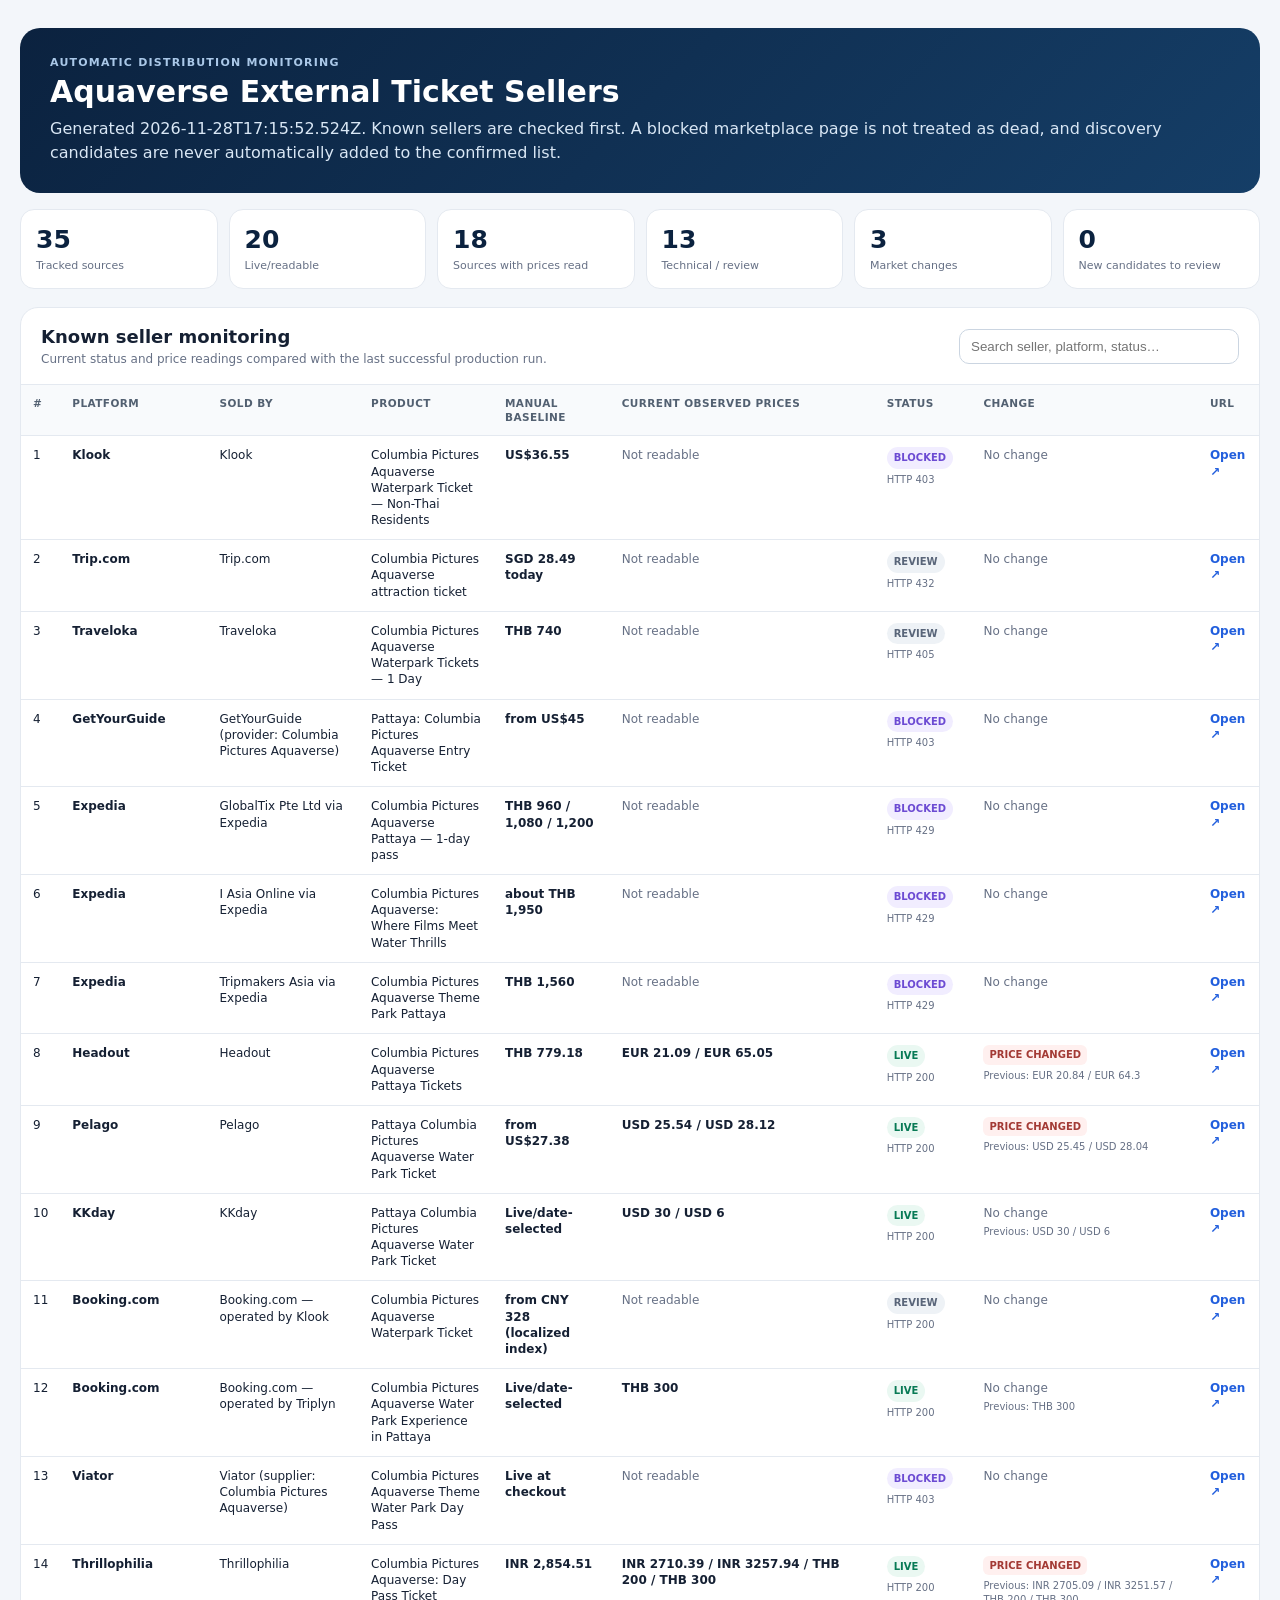
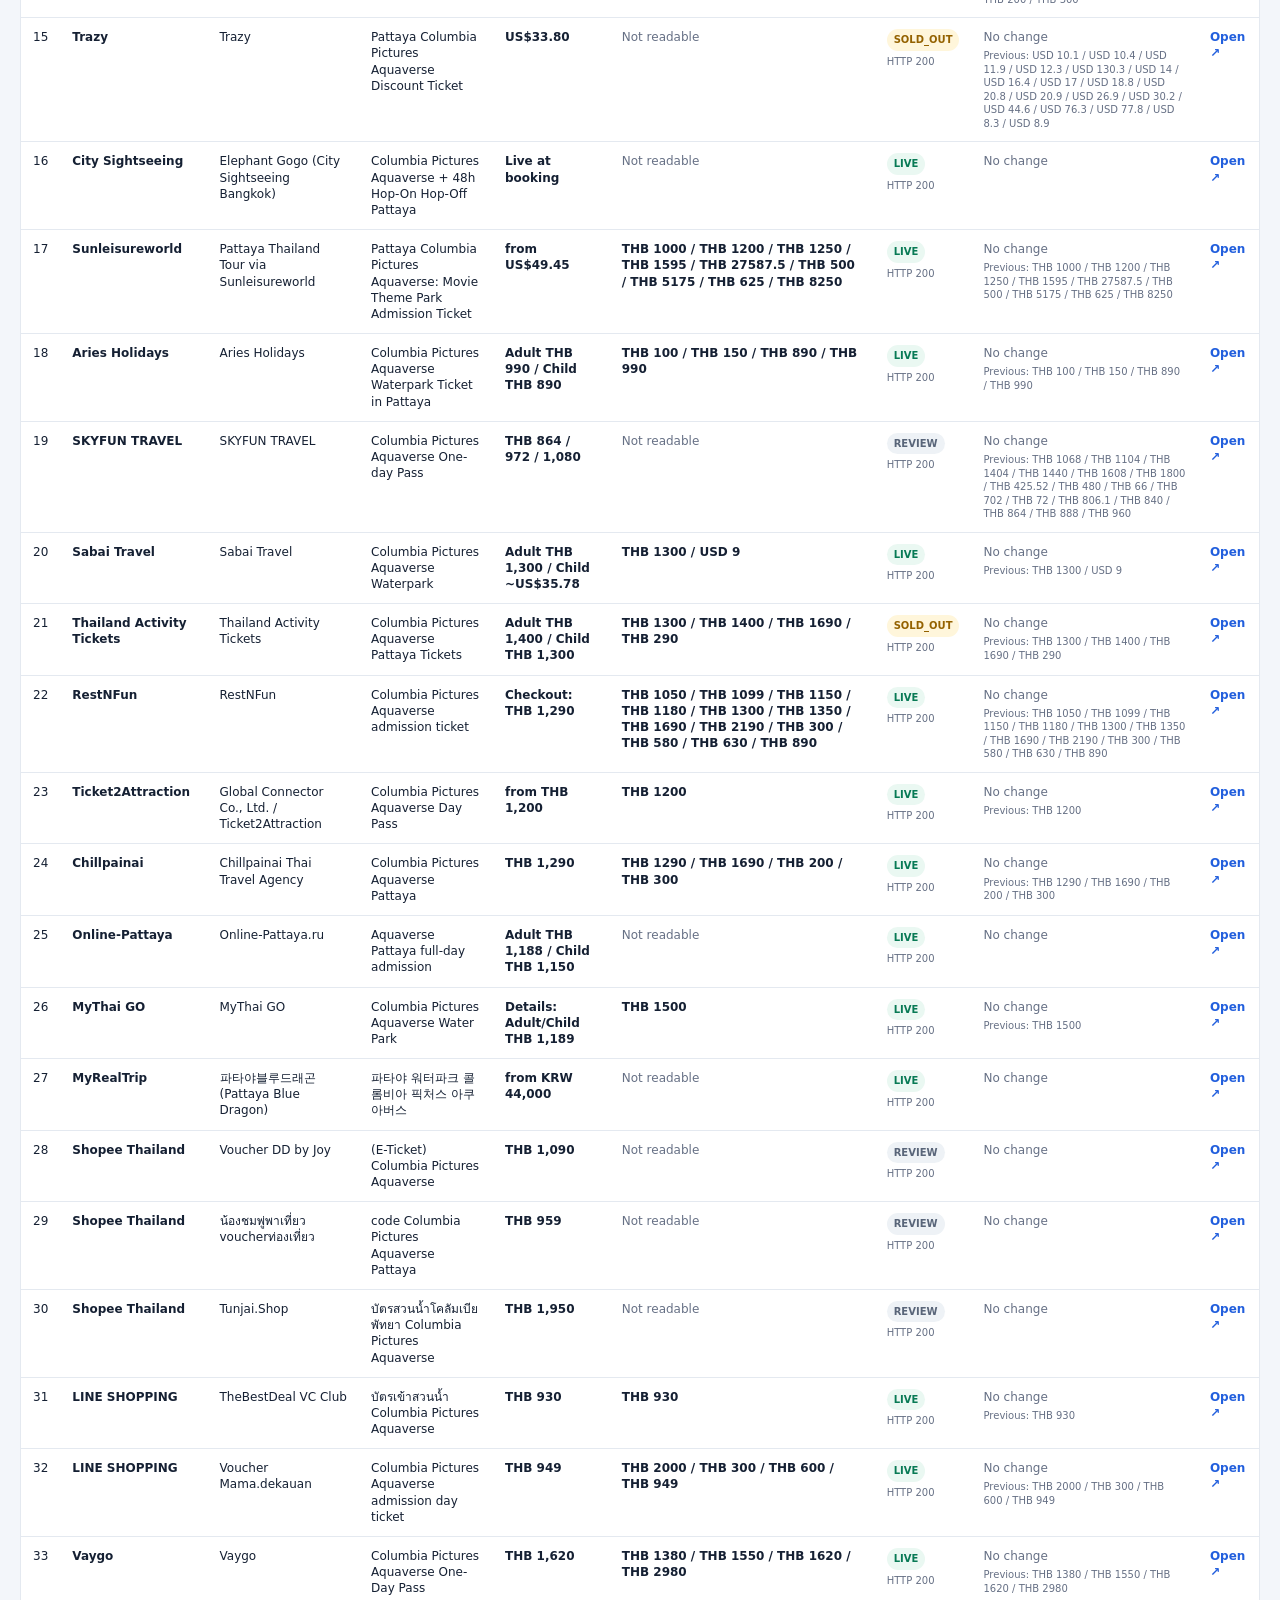
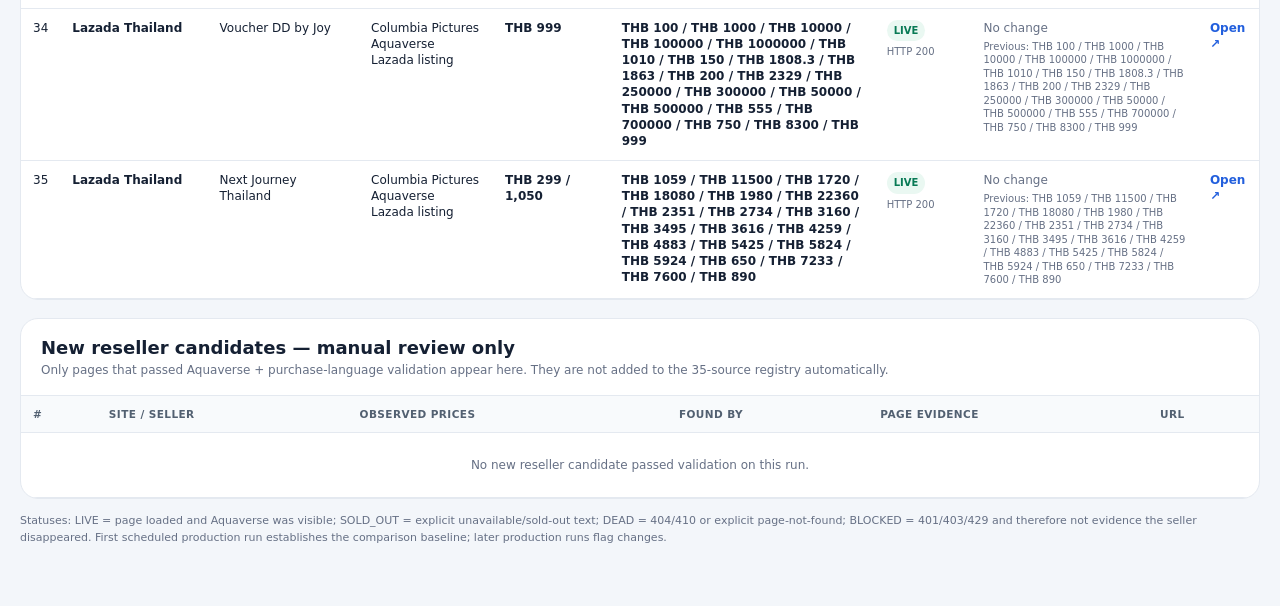
<file: seller.html>
<!doctype html><html><head><meta charset="utf-8"><meta name="viewport" content="width=device-width,initial-scale=1"><title>Aquaverse Seller Monitor</title><style>:root{--bg:#f3f6fa;--card:#fff;--ink:#152033;--muted:#667085;--line:#e4e9f0;--navy:#0b223f;--blue:#225fdd;--green:#087a55;--greenbg:#eaf8f2;--amber:#946200;--amberbg:#fff6db;--red:#a33a35;--redbg:#fff0ef;--purple:#6c4bd3;--purplebg:#f1edff}*{box-sizing:border-box}body{margin:0;background:var(--bg);color:var(--ink);font-family:Inter,ui-sans-serif,system-ui,-apple-system,BlinkMacSystemFont,"Segoe UI",sans-serif}.wrap{max-width:1580px;margin:auto;padding:28px 20px 60px}.hero{background:linear-gradient(135deg,var(--navy),#153e67);color:#fff;padding:28px 30px;border-radius:20px}.hero h1{margin:5px 0 8px;font-size:30px}.hero p{margin:0;color:#d9e7f5;line-height:1.5}.eyebrow{text-transform:uppercase;letter-spacing:.11em;font-size:11px;font-weight:800;color:#aac8e8}.metrics{display:grid;grid-template-columns:repeat(6,minmax(0,1fr));gap:11px;margin:16px 0}.metric{background:#fff;border:1px solid var(--line);border-radius:14px;padding:15px}.metric b{display:block;font-size:25px;color:var(--navy)}.metric span{font-size:11px;color:var(--muted)}.section{background:#fff;border:1px solid var(--line);border-radius:18px;margin-top:18px;overflow:hidden}.head{padding:18px 20px;border-bottom:1px solid var(--line);display:flex;justify-content:space-between;align-items:center;gap:15px}.head h2{margin:0;font-size:18px}.head p{margin:5px 0 0;color:var(--muted);font-size:12px}.search{border:1px solid #cbd5e1;border-radius:10px;padding:9px 11px;min-width:280px}.tw{overflow:auto}table{width:100%;border-collapse:collapse;min-width:1200px}th,td{padding:11px 12px;border-bottom:1px solid var(--line);text-align:left;vertical-align:top;font-size:12px;line-height:1.35}th{background:#f8fafc;color:#526071;font-size:10.5px;text-transform:uppercase;letter-spacing:.04em}tbody tr:hover{background:#fbfdff}.price{font-weight:750}.badge{display:inline-block;padding:4px 7px;border-radius:999px;font-size:10px;font-weight:850}.live{background:var(--greenbg);color:var(--green)}.warn{background:var(--amberbg);color:var(--amber)}.dead{background:var(--redbg);color:var(--red)}.tech{background:var(--purplebg);color:var(--purple)}.review{background:#eef2f6;color:#596579}.chg{display:inline-block;background:#fff0ef;color:#a33a35;padding:3px 6px;border-radius:6px;font-size:10px;font-weight:850}.techchg{color:var(--purple);font-size:10px;font-weight:800}.muted{color:var(--muted);font-weight:500}.small{color:var(--muted);font-size:10px;margin-top:4px}.evidence{max-width:430px;color:#596579}.empty{text-align:center;color:var(--muted);padding:24px}a{color:var(--blue);font-weight:750;text-decoration:none}.foot{color:var(--muted);font-size:11px;line-height:1.5;margin-top:14px}@media(max-width:900px){.metrics{grid-template-columns:repeat(2,1fr)}}</style></head><body><div class="wrap"><section class="hero"><div class="eyebrow">Automatic distribution monitoring</div><h1>Aquaverse External Ticket Sellers</h1><p>Generated 2026-11-28T17:15:52.524Z. Known sellers are checked first. A blocked marketplace page is not treated as dead, and discovery candidates are never automatically added to the confirmed list.</p></section><div class="metrics"><div class="metric"><b>35</b><span>Tracked sources</span></div><div class="metric"><b>20</b><span>Live/readable</span></div><div class="metric"><b>18</b><span>Sources with prices read</span></div><div class="metric"><b>13</b><span>Technical / review</span></div><div class="metric"><b>3</b><span>Market changes</span></div><div class="metric"><b>0</b><span>New candidates to review</span></div></div><section class="section"><div class="head"><div><h2>Known seller monitoring</h2><p>Current status and price readings compared with the last successful production run.</p></div><input id="q" class="search" placeholder="Search seller, platform, status…" oninput="filterRows()"></div><div class="tw"><table id="sources"><thead><tr><th>#</th><th>Platform</th><th>Sold by</th><th>Product</th><th>Manual baseline</th><th>Current observed prices</th><th>Status</th><th>Change</th><th>URL</th></tr></thead><tbody><tr class="source-row" data-search="klook klook columbia pictures aquaverse waterpark ticket — non-thai residents blocked"><td>1</td><td><strong>Klook</strong></td><td>Klook</td><td>Columbia Pictures Aquaverse Waterpark Ticket — Non-Thai Residents</td><td class="price">US$36.55</td><td class="price"><span class="muted">Not readable</span></td><td><span class="badge tech">BLOCKED</span><div class="small">HTTP 403</div></td><td><span class="muted">No change</span></td><td><a href="https://www.klook.com/en-US/activity/85772-columbia-pictures-aquaverse-admission-ticket/" target="_blank">Open ↗</a></td></tr><tr class="source-row" data-search="trip.com trip.com columbia pictures aquaverse attraction ticket review"><td>2</td><td><strong>Trip.com</strong></td><td>Trip.com</td><td>Columbia Pictures Aquaverse attraction ticket</td><td class="price">SGD 28.49 today</td><td class="price"><span class="muted">Not readable</span></td><td><span class="badge review">REVIEW</span><div class="small">HTTP 432</div></td><td><span class="muted">No change</span></td><td><a href="https://www.trip.com/travel-guide/attraction/sattahip/columbia-pictures-aquaverse-136001316/" target="_blank">Open ↗</a></td></tr><tr class="source-row" data-search="traveloka traveloka columbia pictures aquaverse waterpark tickets — 1 day review"><td>3</td><td><strong>Traveloka</strong></td><td>Traveloka</td><td>Columbia Pictures Aquaverse Waterpark Tickets — 1 Day</td><td class="price">THB 740</td><td class="price"><span class="muted">Not readable</span></td><td><span class="badge review">REVIEW</span><div class="small">HTTP 405</div></td><td><span class="muted">No change</span></td><td><a href="https://www.traveloka.com/th-th/activities/thailand/product/columbia-pictures-aquaverse-waterpark-tickets-9179212802021" target="_blank">Open ↗</a></td></tr><tr class="source-row" data-search="getyourguide getyourguide (provider: columbia pictures aquaverse) pattaya: columbia pictures aquaverse entry ticket blocked"><td>4</td><td><strong>GetYourGuide</strong></td><td>GetYourGuide (provider: Columbia Pictures Aquaverse)</td><td>Pattaya: Columbia Pictures Aquaverse Entry Ticket</td><td class="price">from US$45</td><td class="price"><span class="muted">Not readable</span></td><td><span class="badge tech">BLOCKED</span><div class="small">HTTP 403</div></td><td><span class="muted">No change</span></td><td><a href="https://www.getyourguide.com/pattaya-l182/pattaya-columbia-pictures-aquaverse-entry-ticket-t1021350/" target="_blank">Open ↗</a></td></tr><tr class="source-row" data-search="expedia globaltix pte ltd via expedia columbia pictures aquaverse pattaya — 1-day pass blocked"><td>5</td><td><strong>Expedia</strong></td><td>GlobalTix Pte Ltd via Expedia</td><td>Columbia Pictures Aquaverse Pattaya — 1-day pass</td><td class="price">THB 960 / 1,080 / 1,200</td><td class="price"><span class="muted">Not readable</span></td><td><span class="badge tech">BLOCKED</span><div class="small">HTTP 429</div></td><td><span class="muted">No change</span></td><td><a href="https://www.expedia.co.th/th/things-to-do/columbia-pictures-aquaverse-pattaya.a44942724.activity-details" target="_blank">Open ↗</a></td></tr><tr class="source-row" data-search="expedia i asia online via expedia columbia pictures aquaverse: where films meet water thrills blocked"><td>6</td><td><strong>Expedia</strong></td><td>I Asia Online via Expedia</td><td>Columbia Pictures Aquaverse: Where Films Meet Water Thrills</td><td class="price">about THB 1,950</td><td class="price"><span class="muted">Not readable</span></td><td><span class="badge tech">BLOCKED</span><div class="small">HTTP 429</div></td><td><span class="muted">No change</span></td><td><a href="https://www.expedia.co.th/things-to-do/columbia-pictures-aquaverse-where-films-meet-water-thrills.a588190.activity-details" target="_blank">Open ↗</a></td></tr><tr class="source-row" data-search="expedia tripmakers asia via expedia columbia pictures aquaverse theme park pattaya blocked"><td>7</td><td><strong>Expedia</strong></td><td>Tripmakers Asia via Expedia</td><td>Columbia Pictures Aquaverse Theme Park Pattaya</td><td class="price">THB 1,560</td><td class="price"><span class="muted">Not readable</span></td><td><span class="badge tech">BLOCKED</span><div class="small">HTTP 429</div></td><td><span class="muted">No change</span></td><td><a href="https://www.expedia.co.th/things-to-do/columbia-pictures-aquaverse-theme-park-pattaya.a2014509.activity-details" target="_blank">Open ↗</a></td></tr><tr class="source-row" data-search="headout headout columbia pictures aquaverse pattaya tickets live"><td>8</td><td><strong>Headout</strong></td><td>Headout</td><td>Columbia Pictures Aquaverse Pattaya Tickets</td><td class="price">THB 779.18</td><td class="price">EUR 21.09 / EUR 65.05</td><td><span class="badge live">LIVE</span><div class="small">HTTP 200</div></td><td><span class="chg">PRICE CHANGED</span><div class="small">Previous: EUR 20.84 / EUR 64.3</div></td><td><a href="https://www.headout.com/theme-parks-in-pattaya/columbia-pictures-aquaverse-pattaya-e-19688/" target="_blank">Open ↗</a></td></tr><tr class="source-row" data-search="pelago pelago pattaya columbia pictures aquaverse water park ticket live"><td>9</td><td><strong>Pelago</strong></td><td>Pelago</td><td>Pattaya Columbia Pictures Aquaverse Water Park Ticket</td><td class="price">from US$27.38</td><td class="price">USD 25.54 / USD 28.12</td><td><span class="badge live">LIVE</span><div class="small">HTTP 200</div></td><td><span class="chg">PRICE CHANGED</span><div class="small">Previous: USD 25.45 / USD 28.04</div></td><td><a href="https://www.pelago.com/en/activity/p4c4tbybk-pattaya-columbia-pictures-aquaverse-water-park-ticket-thailand-chonburi/" target="_blank">Open ↗</a></td></tr><tr class="source-row" data-search="kkday kkday pattaya columbia pictures aquaverse water park ticket live"><td>10</td><td><strong>KKday</strong></td><td>KKday</td><td>Pattaya Columbia Pictures Aquaverse Water Park Ticket</td><td class="price">Live/date-selected</td><td class="price">USD 30 / USD 6</td><td><span class="badge live">LIVE</span><div class="small">HTTP 200</div></td><td><span class="muted">No change</span><div class="small">Previous: USD 30 / USD 6</div></td><td><a href="https://www.kkday.com/en/product/151561-pattaya-columbia-pictures-aquaverse-water-park-ticket-thailand" target="_blank">Open ↗</a></td></tr><tr class="source-row" data-search="booking.com booking.com — operated by klook columbia pictures aquaverse waterpark ticket review"><td>11</td><td><strong>Booking.com</strong></td><td>Booking.com — operated by Klook</td><td>Columbia Pictures Aquaverse Waterpark Ticket</td><td class="price">from CNY 328 (localized index)</td><td class="price"><span class="muted">Not readable</span></td><td><span class="badge review">REVIEW</span><div class="small">HTTP 200</div></td><td><span class="muted">No change</span></td><td><a href="https://www.booking.com/attractions/th/pr3y6t7vrijx-columbia-pictures-aquaverse-waterpark-ticket.en-gb.html?modal=supplierInfo" target="_blank">Open ↗</a></td></tr><tr class="source-row" data-search="booking.com booking.com — operated by triplyn columbia pictures aquaverse water park experience in pattaya live"><td>12</td><td><strong>Booking.com</strong></td><td>Booking.com — operated by Triplyn</td><td>Columbia Pictures Aquaverse Water Park Experience in Pattaya</td><td class="price">Live/date-selected</td><td class="price">THB 300</td><td><span class="badge live">LIVE</span><div class="small">HTTP 200</div></td><td><span class="muted">No change</span><div class="small">Previous: THB 300</div></td><td><a href="https://www.booking.com/attractions/th/prlt4psyem7t-columbia-pictures-aquaverse-water-park-experience-in-pattaya.hi.html" target="_blank">Open ↗</a></td></tr><tr class="source-row" data-search="viator viator (supplier: columbia pictures aquaverse) columbia pictures aquaverse theme water park day pass blocked"><td>13</td><td><strong>Viator</strong></td><td>Viator (supplier: Columbia Pictures Aquaverse)</td><td>Columbia Pictures Aquaverse Theme Water Park Day Pass</td><td class="price">Live at checkout</td><td class="price"><span class="muted">Not readable</span></td><td><span class="badge tech">BLOCKED</span><div class="small">HTTP 403</div></td><td><span class="muted">No change</span></td><td><a href="https://www.viator.com/tours/Pattaya/Child-Day-Pass-Free-Mini-Golf-Columbia-Pictures-Aquaverse/d344-39320P20" target="_blank">Open ↗</a></td></tr><tr class="source-row" data-search="thrillophilia thrillophilia columbia pictures aquaverse: day pass ticket live"><td>14</td><td><strong>Thrillophilia</strong></td><td>Thrillophilia</td><td>Columbia Pictures Aquaverse: Day Pass Ticket</td><td class="price">INR 2,854.51</td><td class="price">INR 2710.39 / INR 3257.94 / THB 200 / THB 300</td><td><span class="badge live">LIVE</span><div class="small">HTTP 200</div></td><td><span class="chg">PRICE CHANGED</span><div class="small">Previous: INR 2705.09 / INR 3251.57 / THB 200 / THB 300</div></td><td><a href="https://www.thrillophilia.com/tours/columbia-pictures-aquaverse-pattaya" target="_blank">Open ↗</a></td></tr><tr class="source-row" data-search="trazy trazy pattaya columbia pictures aquaverse discount ticket sold_out"><td>15</td><td><strong>Trazy</strong></td><td>Trazy</td><td>Pattaya Columbia Pictures Aquaverse Discount Ticket</td><td class="price">US$33.80</td><td class="price"><span class="muted">Not readable</span></td><td><span class="badge warn">SOLD_OUT</span><div class="small">HTTP 200</div></td><td><span class="muted">No change</span><div class="small">Previous: USD 10.1 / USD 10.4 / USD 11.9 / USD 12.3 / USD 130.3 / USD 14 / USD 16.4 / USD 17 / USD 18.8 / USD 20.8 / USD 20.9 / USD 26.9 / USD 30.2 / USD 44.6 / USD 76.3 / USD 77.8 / USD 8.3 / USD 8.9</div></td><td><a href="https://www.trazy.com/experience/detail/pattaya-columbia-pictures-aquaverse-discount-ticket" target="_blank">Open ↗</a></td></tr><tr class="source-row" data-search="city sightseeing elephant gogo (city sightseeing bangkok) columbia pictures aquaverse + 48h hop-on hop-off pattaya live"><td>16</td><td><strong>City Sightseeing</strong></td><td>Elephant Gogo (City Sightseeing Bangkok)</td><td>Columbia Pictures Aquaverse + 48h Hop-On Hop-Off Pattaya</td><td class="price">Live at booking</td><td class="price"><span class="muted">Not readable</span></td><td><span class="badge live">LIVE</span><div class="small">HTTP 200</div></td><td><span class="muted">No change</span></td><td><a href="https://city-sightseeing.com/en-us/169/pattaya/4290/columbia-pictures-aquaverse-hop-on-hop-off-pattaya" target="_blank">Open ↗</a></td></tr><tr class="source-row" data-search="sunleisureworld pattaya thailand tour via sunleisureworld pattaya columbia pictures aquaverse: movie theme park admission ticket live"><td>17</td><td><strong>Sunleisureworld</strong></td><td>Pattaya Thailand Tour via Sunleisureworld</td><td>Pattaya Columbia Pictures Aquaverse: Movie Theme Park Admission Ticket</td><td class="price">from US$49.45</td><td class="price">THB 1000 / THB 1200 / THB 1250 / THB 1595 / THB 27587.5 / THB 500 / THB 5175 / THB 625 / THB 8250</td><td><span class="badge live">LIVE</span><div class="small">HTTP 200</div></td><td><span class="muted">No change</span><div class="small">Previous: THB 1000 / THB 1200 / THB 1250 / THB 1595 / THB 27587.5 / THB 500 / THB 5175 / THB 625 / THB 8250</div></td><td><a href="https://sunleisureworld.com/tour/2326/aquaverse-movie-theme-park-in-pattaya" target="_blank">Open ↗</a></td></tr><tr class="source-row" data-search="aries holidays aries holidays columbia pictures aquaverse waterpark ticket in pattaya live"><td>18</td><td><strong>Aries Holidays</strong></td><td>Aries Holidays</td><td>Columbia Pictures Aquaverse Waterpark Ticket in Pattaya</td><td class="price">Adult THB 990 / Child THB 890</td><td class="price">THB 100 / THB 150 / THB 890 / THB 990</td><td><span class="badge live">LIVE</span><div class="small">HTTP 200</div></td><td><span class="muted">No change</span><div class="small">Previous: THB 100 / THB 150 / THB 890 / THB 990</div></td><td><a href="https://ariesholiday.com/activity/columbia-pictures-aquaverse-waterpark-ticket-in-pattaya" target="_blank">Open ↗</a></td></tr><tr class="source-row" data-search="skyfun travel skyfun travel columbia pictures aquaverse one-day pass review"><td>19</td><td><strong>SKYFUN TRAVEL</strong></td><td>SKYFUN TRAVEL</td><td>Columbia Pictures Aquaverse One-day Pass</td><td class="price">THB 864 / 972 / 1,080</td><td class="price"><span class="muted">Not readable</span></td><td><span class="badge review">REVIEW</span><div class="small">HTTP 200</div></td><td><span class="muted">No change</span><div class="small">Previous: THB 1068 / THB 1104 / THB 1404 / THB 1440 / THB 1608 / THB 1800 / THB 425.52 / THB 480 / THB 66 / THB 702 / THB 72 / THB 806.1 / THB 840 / THB 864 / THB 888 / THB 960</div></td><td><a href="https://skyfun.travel/attraction/68259" target="_blank">Open ↗</a></td></tr><tr class="source-row" data-search="sabai travel sabai travel columbia pictures aquaverse waterpark live"><td>20</td><td><strong>Sabai Travel</strong></td><td>Sabai Travel</td><td>Columbia Pictures Aquaverse Waterpark</td><td class="price">Adult THB 1,300 / Child ~US$35.78</td><td class="price">THB 1300 / USD 9</td><td><span class="badge live">LIVE</span><div class="small">HTTP 200</div></td><td><span class="muted">No change</span><div class="small">Previous: THB 1300 / USD 9</div></td><td><a href="https://sabai.travel/pattaya/tours/columbia-pictures-aquaverse/" target="_blank">Open ↗</a></td></tr><tr class="source-row" data-search="thailand activity tickets thailand activity tickets columbia pictures aquaverse pattaya tickets sold_out"><td>21</td><td><strong>Thailand Activity Tickets</strong></td><td>Thailand Activity Tickets</td><td>Columbia Pictures Aquaverse Pattaya Tickets</td><td class="price">Adult THB 1,400 / Child THB 1,300</td><td class="price">THB 1300 / THB 1400 / THB 1690 / THB 290</td><td><span class="badge warn">SOLD_OUT</span><div class="small">HTTP 200</div></td><td><span class="muted">No change</span><div class="small">Previous: THB 1300 / THB 1400 / THB 1690 / THB 290</div></td><td><a href="https://www.thailandactivitytickets.com/activity/columbia-pictures-aquaverse-ticket" target="_blank">Open ↗</a></td></tr><tr class="source-row" data-search="restnfun restnfun columbia pictures aquaverse admission ticket live"><td>22</td><td><strong>RestNFun</strong></td><td>RestNFun</td><td>Columbia Pictures Aquaverse admission ticket</td><td class="price">Checkout: THB 1,290</td><td class="price">THB 1050 / THB 1099 / THB 1150 / THB 1180 / THB 1300 / THB 1350 / THB 1690 / THB 2190 / THB 300 / THB 580 / THB 630 / THB 890</td><td><span class="badge live">LIVE</span><div class="small">HTTP 200</div></td><td><span class="muted">No change</span><div class="small">Previous: THB 1050 / THB 1099 / THB 1150 / THB 1180 / THB 1300 / THB 1350 / THB 1690 / THB 2190 / THB 300 / THB 580 / THB 630 / THB 890</div></td><td><a href="https://www.restnfun.com/product-detail/columbia-pictures-aquaverse" target="_blank">Open ↗</a></td></tr><tr class="source-row" data-search="ticket2attraction global connector co., ltd. / ticket2attraction columbia pictures aquaverse day pass live"><td>23</td><td><strong>Ticket2Attraction</strong></td><td>Global Connector Co., Ltd. / Ticket2Attraction</td><td>Columbia Pictures Aquaverse Day Pass</td><td class="price">from THB 1,200</td><td class="price">THB 1200</td><td><span class="badge live">LIVE</span><div class="small">HTTP 200</div></td><td><span class="muted">No change</span><div class="small">Previous: THB 1200</div></td><td><a href="https://www.ticket2attraction.com/discount-tickets/columbia-pictures-aquaverse/" target="_blank">Open ↗</a></td></tr><tr class="source-row" data-search="chillpainai chillpainai thai travel agency columbia pictures aquaverse pattaya live"><td>24</td><td><strong>Chillpainai</strong></td><td>Chillpainai Thai Travel Agency</td><td>Columbia Pictures Aquaverse Pattaya</td><td class="price">THB 1,290</td><td class="price">THB 1290 / THB 1690 / THB 200 / THB 300</td><td><span class="badge live">LIVE</span><div class="small">HTTP 200</div></td><td><span class="muted">No change</span><div class="small">Previous: THB 1290 / THB 1690 / THB 200 / THB 300</div></td><td><a href="https://chillpainai.com/public/en/products/ColumbiaPicturesAquaverse-mkp" target="_blank">Open ↗</a></td></tr><tr class="source-row" data-search="online-pattaya online-pattaya.ru aquaverse pattaya full-day admission live"><td>25</td><td><strong>Online-Pattaya</strong></td><td>Online-Pattaya.ru</td><td>Aquaverse Pattaya full-day admission</td><td class="price">Adult THB 1,188 / Child THB 1,150</td><td class="price"><span class="muted">Not readable</span></td><td><span class="badge live">LIVE</span><div class="small">HTTP 200</div></td><td><span class="muted">No change</span></td><td><a href="https://online-pattaya.ru/ekskursii-v-pattaye/columbia-pictures-aquaverse" target="_blank">Open ↗</a></td></tr><tr class="source-row" data-search="mythai go mythai go columbia pictures aquaverse water park live"><td>26</td><td><strong>MyThai GO</strong></td><td>MyThai GO</td><td>Columbia Pictures Aquaverse Water Park</td><td class="price">Details: Adult/Child THB 1,189</td><td class="price">THB 1500</td><td><span class="badge live">LIVE</span><div class="small">HTTP 200</div></td><td><span class="muted">No change</span><div class="small">Previous: THB 1500</div></td><td><a href="https://mythai.space/en/excursions/columbia-pictures-aquaverse-water-park" target="_blank">Open ↗</a></td></tr><tr class="source-row" data-search="myrealtrip 파타야블루드래곤 (pattaya blue dragon) 파타야 워터파크 콜롬비아 픽처스 아쿠아버스 live"><td>27</td><td><strong>MyRealTrip</strong></td><td>파타야블루드래곤 (Pattaya Blue Dragon)</td><td>파타야 워터파크 콜롬비아 픽처스 아쿠아버스</td><td class="price">from KRW 44,000</td><td class="price"><span class="muted">Not readable</span></td><td><span class="badge live">LIVE</span><div class="small">HTTP 200</div></td><td><span class="muted">No change</span></td><td><a href="https://www.myrealtrip.com/experiences/products/6398279" target="_blank">Open ↗</a></td></tr><tr class="source-row" data-search="shopee thailand voucher dd by joy (e-ticket) columbia pictures aquaverse review"><td>28</td><td><strong>Shopee Thailand</strong></td><td>Voucher DD by Joy</td><td>(E-Ticket) Columbia Pictures Aquaverse</td><td class="price">THB 1,090</td><td class="price"><span class="muted">Not readable</span></td><td><span class="badge review">REVIEW</span><div class="small">HTTP 200</div></td><td><span class="muted">No change</span></td><td><a href="https://shopee.co.th/%28E-Ticket%29-%E0%B8%AA%E0%B8%A7%E0%B8%99%E0%B8%99%E0%B9%89%E0%B8%B3-Columbia-Pictures-Aquaverse-%E0%B8%8A%E0%B8%B7%E0%B9%88%E0%B8%AD%E0%B9%80%E0%B8%81%E0%B9%88%E0%B8%B2-Cartoon-Network-Amazone-%E0%B8%81%E0%B8%B2%E0%B8%A3%E0%B9%8C%E0%B8%95%E0%B8%B9%E0%B8%99%E0%B9%80%E0%B8%99%E0%B9%87%E0%B8%95%E0%B9%80%E0%B8%A7%E0%B8%B4%E0%B8%A3%E0%B9%8C%E0%B8%84-i.15908089.2823009933" target="_blank">Open ↗</a></td></tr><tr class="source-row" data-search="shopee thailand น้องชมพู่พาเที่ยว voucherท่องเที่ยว code columbia pictures aquaverse pattaya review"><td>29</td><td><strong>Shopee Thailand</strong></td><td>น้องชมพู่พาเที่ยว voucherท่องเที่ยว</td><td>code Columbia Pictures Aquaverse Pattaya</td><td class="price">THB 959</td><td class="price"><span class="muted">Not readable</span></td><td><span class="badge review">REVIEW</span><div class="small">HTTP 200</div></td><td><span class="muted">No change</span></td><td><a href="https://shopee.co.th/Voucher-Columbia-Pictures-Aquaverse-Pattaya-%E0%B8%AA%E0%B8%A7%E0%B8%99%E0%B8%99%E0%B9%89%E0%B8%B3%E0%B9%82%E0%B8%84%E0%B8%A5%E0%B8%B1%E0%B8%A1%E0%B9%80%E0%B8%9A%E0%B8%B5%E0%B8%A2-%E0%B8%9E%E0%B8%B4%E0%B8%84%E0%B9%80%E0%B8%88%E0%B8%AD%E0%B8%A3%E0%B9%8C%E0%B8%AA-%E0%B8%AD%E0%B8%84%E0%B8%A7%E0%B8%B2%E0%B9%80%E0%B8%A7%E0%B8%B4%E0%B8%A3%E0%B9%8C%E0%B8%AA-%E0%B8%9E%E0%B8%B1%E0%B8%97%E0%B8%A2%E0%B8%B2-i.6512903.22431159078" target="_blank">Open ↗</a></td></tr><tr class="source-row" data-search="shopee thailand tunjai.shop บัตรสวนน้ำโคลัมเบียพัทยา columbia pictures aquaverse review"><td>30</td><td><strong>Shopee Thailand</strong></td><td>Tunjai.Shop</td><td>บัตรสวนน้ำโคลัมเบียพัทยา Columbia Pictures Aquaverse</td><td class="price">THB 1,950</td><td class="price"><span class="muted">Not readable</span></td><td><span class="badge review">REVIEW</span><div class="small">HTTP 200</div></td><td><span class="muted">No change</span></td><td><a href="https://shopee.co.th/%E0%B8%9A%E0%B8%B1%E0%B8%95%E0%B8%A3%E0%B8%AA%E0%B8%A7%E0%B8%99%E0%B8%99%E0%B9%89%E0%B8%B3%E0%B9%82%E0%B8%84%E0%B8%A5%E0%B8%B1%E0%B8%A1%E0%B9%80%E0%B8%9A%E0%B8%B5%E0%B8%A2%E0%B8%9E%E0%B8%B1%E0%B8%97%E0%B8%A2%E0%B8%B2-Columbia-Pictures-Aquaverse-i.336117900.27418490898" target="_blank">Open ↗</a></td></tr><tr class="source-row" data-search="line shopping thebestdeal vc club บัตรเข้าสวนน้ำ columbia pictures aquaverse live"><td>31</td><td><strong>LINE SHOPPING</strong></td><td>TheBestDeal VC Club</td><td>บัตรเข้าสวนน้ำ Columbia Pictures Aquaverse</td><td class="price">THB 930</td><td class="price">THB 930</td><td><span class="badge live">LIVE</span><div class="small">HTTP 200</div></td><td><span class="muted">No change</span><div class="small">Previous: THB 930</div></td><td><a href="https://shop.line.me/%40thebestdealvcclub/product/1006336291" target="_blank">Open ↗</a></td></tr><tr class="source-row" data-search="line shopping voucher mama.dekauan columbia pictures aquaverse admission day ticket live"><td>32</td><td><strong>LINE SHOPPING</strong></td><td>Voucher Mama.dekauan</td><td>Columbia Pictures Aquaverse admission day ticket</td><td class="price">THB 949</td><td class="price">THB 2000 / THB 300 / THB 600 / THB 949</td><td><span class="badge live">LIVE</span><div class="small">HTTP 200</div></td><td><span class="muted">No change</span><div class="small">Previous: THB 2000 / THB 300 / THB 600 / THB 949</div></td><td><a href="https://shop.line.me/@545sioam/product/1004505398" target="_blank">Open ↗</a></td></tr><tr class="source-row" data-search="vaygo vaygo columbia pictures aquaverse one-day pass live"><td>33</td><td><strong>Vaygo</strong></td><td>Vaygo</td><td>Columbia Pictures Aquaverse One-Day Pass</td><td class="price">THB 1,620</td><td class="price">THB 1380 / THB 1550 / THB 1620 / THB 2980</td><td><span class="badge live">LIVE</span><div class="small">HTTP 200</div></td><td><span class="muted">No change</span><div class="small">Previous: THB 1380 / THB 1550 / THB 1620 / THB 2980</div></td><td><a href="https://www.govaygo.com/package.php?id=29" target="_blank">Open ↗</a></td></tr><tr class="source-row" data-search="lazada thailand voucher dd by joy columbia pictures aquaverse lazada listing live"><td>34</td><td><strong>Lazada Thailand</strong></td><td>Voucher DD by Joy</td><td>Columbia Pictures Aquaverse Lazada listing</td><td class="price">THB 999</td><td class="price">THB 100 / THB 1000 / THB 10000 / THB 100000 / THB 1000000 / THB 1010 / THB 150 / THB 1808.3 / THB 1863 / THB 200 / THB 2329 / THB 250000 / THB 300000 / THB 50000 / THB 500000 / THB 555 / THB 700000 / THB 750 / THB 8300 / THB 999</td><td><span class="badge live">LIVE</span><div class="small">HTTP 200</div></td><td><span class="muted">No change</span><div class="small">Previous: THB 100 / THB 1000 / THB 10000 / THB 100000 / THB 1000000 / THB 1010 / THB 150 / THB 1808.3 / THB 1863 / THB 200 / THB 2329 / THB 250000 / THB 300000 / THB 50000 / THB 500000 / THB 555 / THB 700000 / THB 750 / THB 8300 / THB 999</div></td><td><a href="https://www.priceza.com/s/%E0%B8%A3%E0%B8%B2%E0%B8%84%E0%B8%B2/%E0%B8%9A%E0%B8%B1%E0%B8%95%E0%B8%A3%E0%B8%AA%E0%B9%88%E0%B8%A7%E0%B8%99%E0%B8%A5%E0%B8%94%E0%B8%AA%E0%B8%A7%E0%B8%99%E0%B8%99%E0%B9%89%E0%B8%B3-cartoon-network" target="_blank">Open ↗</a></td></tr><tr class="source-row" data-search="lazada thailand next journey thailand columbia pictures aquaverse lazada listing live"><td>35</td><td><strong>Lazada Thailand</strong></td><td>Next Journey Thailand</td><td>Columbia Pictures Aquaverse Lazada listing</td><td class="price">THB 299 / 1,050</td><td class="price">THB 1059 / THB 11500 / THB 1720 / THB 18080 / THB 1980 / THB 22360 / THB 2351 / THB 2734 / THB 3160 / THB 3495 / THB 3616 / THB 4259 / THB 4883 / THB 5425 / THB 5824 / THB 5924 / THB 650 / THB 7233 / THB 7600 / THB 890</td><td><span class="badge live">LIVE</span><div class="small">HTTP 200</div></td><td><span class="muted">No change</span><div class="small">Previous: THB 1059 / THB 11500 / THB 1720 / THB 18080 / THB 1980 / THB 22360 / THB 2351 / THB 2734 / THB 3160 / THB 3495 / THB 3616 / THB 4259 / THB 4883 / THB 5425 / THB 5824 / THB 5924 / THB 650 / THB 7233 / THB 7600 / THB 890</div></td><td><a href="https://www.priceza.com/s/%E0%B8%A3%E0%B8%B2%E0%B8%84%E0%B8%B2/%E0%B8%9A%E0%B8%B1%E0%B8%95%E0%B8%A3%E0%B8%AA%E0%B9%88%E0%B8%A7%E0%B8%99%E0%B8%A5%E0%B8%94%E0%B8%AA%E0%B8%A7%E0%B8%99%E0%B8%99%E0%B9%89%E0%B8%B3-columbia" target="_blank">Open ↗</a></td></tr></tbody></table></div></section><section class="section"><div class="head"><div><h2>New reseller candidates — manual review only</h2><p>Only pages that passed Aquaverse + purchase-language validation appear here. They are not added to the 35-source registry automatically.</p></div></div><div class="tw"><table><thead><tr><th>#</th><th>Site / seller</th><th>Observed prices</th><th>Found by</th><th>Page evidence</th><th>URL</th></tr></thead><tbody><tr><td colspan="6" class="empty">No new reseller candidate passed validation on this run.</td></tr></tbody></table></div></section><div class="foot">Statuses: LIVE = page loaded and Aquaverse was visible; SOLD_OUT = explicit unavailable/sold-out text; DEAD = 404/410 or explicit page-not-found; BLOCKED = 401/403/429 and therefore not evidence the seller disappeared. First scheduled production run establishes the comparison baseline; later production runs flag changes.</div></div><script>function filterRows(){const q=document.getElementById('q').value.trim().toLowerCase();document.querySelectorAll('#sources tbody .source-row').forEach(r=>r.style.display=!q||r.dataset.search.includes(q)?'':'none')}</script></body></html>
</file>
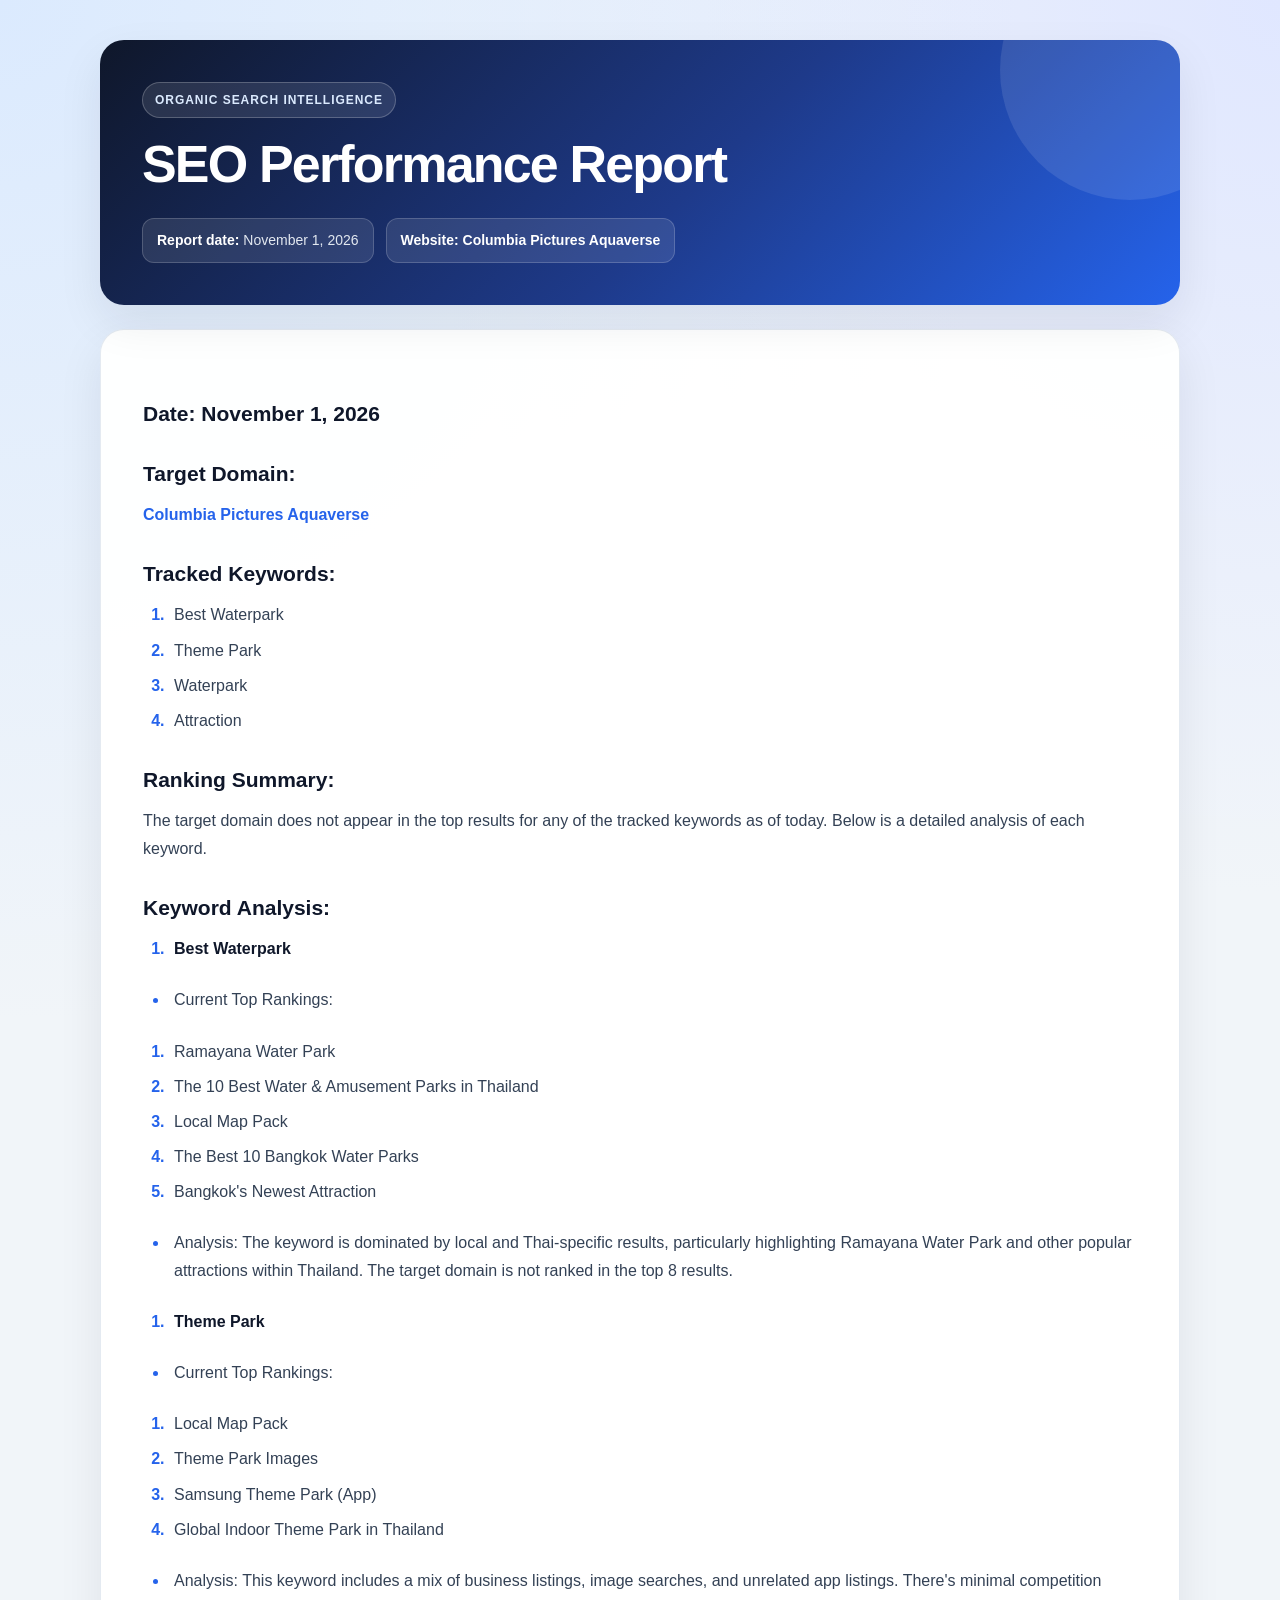
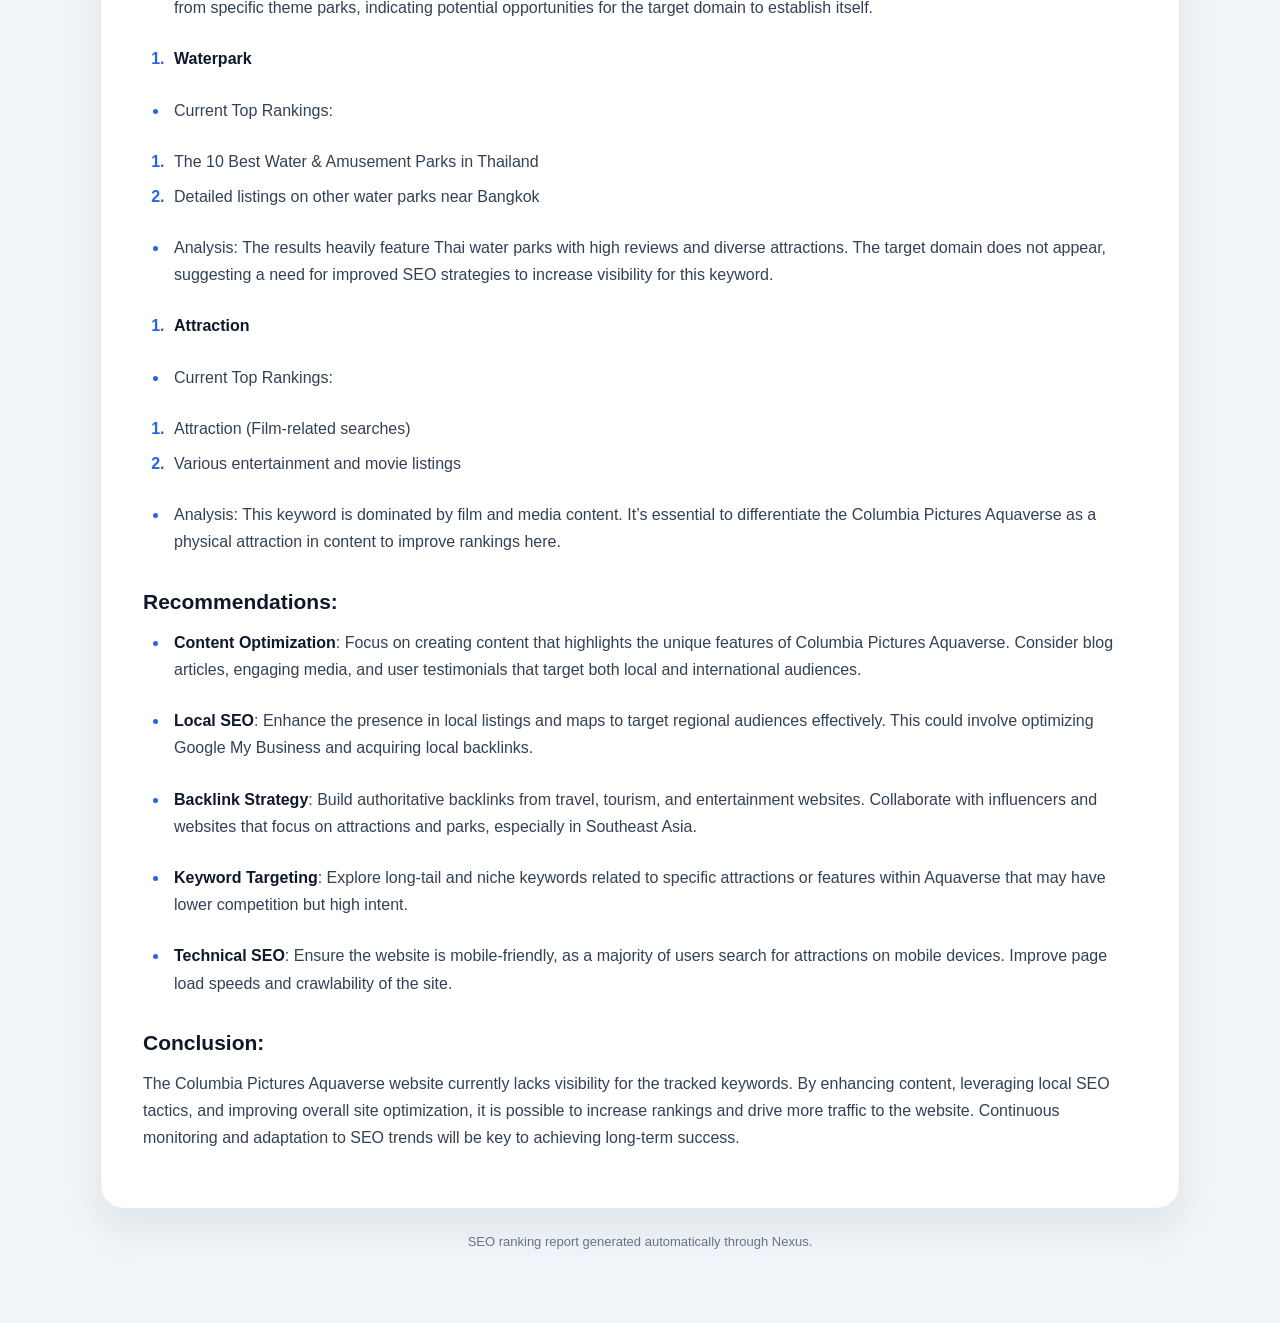
<file: seo.html>
<!DOCTYPE html><html lang="en"><head>  <meta charset="UTF-8">  <meta    name="viewport"    content="width=device-width, initial-scale=1.0"  >  <title>SEO Performance Report</title>  <style>    :root {      --primary: #2563eb;      --primary-dark: #1e40af;      --secondary: #0f172a;      --text: #334155;      --muted: #64748b;      --border: #e2e8f0;      --background: #f1f5f9;      --card: #ffffff;      --success: #15803d;      --success-light: #dcfce7;      --warning: #b45309;      --warning-light: #fef3c7;      --danger: #b91c1c;      --danger-light: #fee2e2;      --radius: 18px;      --shadow: 0 18px 45px rgba(15, 23, 42, 0.08);    }    * {      box-sizing: border-box;    }    html {      scroll-behavior: smooth;    }    body {      margin: 0;      padding: 0;      background:        radial-gradient(circle at top left, #dbeafe 0, transparent 32%),        radial-gradient(circle at top right, #e0e7ff 0, transparent 28%),        var(--background);      color: var(--text);      font-family:        Inter,        -apple-system,        BlinkMacSystemFont,        "Segoe UI",        Roboto,        Helvetica,        Arial,        sans-serif;      line-height: 1.7;    }    .page {      width: 100%;      max-width: 1120px;      margin: 0 auto;      padding: 40px 20px 70px;    }    .hero {      position: relative;      overflow: hidden;      padding: 42px;      margin-bottom: 24px;      border-radius: 24px;      color: #ffffff;      background:        linear-gradient(          135deg,          #0f172a 0%,          #1e3a8a 55%,          #2563eb 100%        );      box-shadow: var(--shadow);    }    .hero::after {      content: "";      position: absolute;      width: 260px;      height: 260px;      right: -80px;      top: -100px;      border-radius: 50%;      background: rgba(255, 255, 255, 0.1);    }    .eyebrow {      position: relative;      z-index: 1;      display: inline-flex;      align-items: center;      gap: 8px;      padding: 7px 12px;      margin-bottom: 18px;      border: 1px solid rgba(255, 255, 255, 0.22);      border-radius: 999px;      background: rgba(255, 255, 255, 0.1);      color: #dbeafe;      font-size: 12px;      font-weight: 700;      letter-spacing: 0.08em;      text-transform: uppercase;    }    .hero h1 {      position: relative;      z-index: 1;      max-width: 780px;      margin: 0;      color: #ffffff;      font-size: clamp(30px, 5vw, 52px);      line-height: 1.08;      letter-spacing: -0.035em;    }    .hero-meta {      position: relative;      z-index: 1;      display: flex;      flex-wrap: wrap;      gap: 12px;      margin-top: 25px;    }    .meta-item {      padding: 10px 14px;      border: 1px solid rgba(255, 255, 255, 0.18);      border-radius: 12px;      background: rgba(255, 255, 255, 0.1);      color: #e2e8f0;      font-size: 14px;    }    .meta-item strong {      color: #ffffff;    }    .meta-item a {      color: #ffffff;      text-decoration: none;    }    .report-card {      padding: 38px 42px;      border: 1px solid rgba(226, 232, 240, 0.9);      border-radius: 24px;      background: rgba(255, 255, 255, 0.96);      box-shadow: var(--shadow);    }    .report-content > h1:first-child,    .report-content > h2:first-child,    .report-content > h3:first-child {      display: none;    }    h1,    h2,    h3,    h4,    h5,    h6 {      color: var(--secondary);      font-weight: 750;      line-height: 1.3;    }    h2 {      margin: 48px 0 20px;      padding-bottom: 12px;      border-bottom: 2px solid var(--border);      font-size: clamp(23px, 3vw, 31px);      letter-spacing: -0.025em;    }    h3 {      margin: 32px 0 14px;      font-size: 21px;    }    h4 {      margin: 26px 0 10px;      font-size: 18px;    }    p {      margin: 0 0 18px;      color: var(--text);      font-size: 16px;    }    strong {      color: var(--secondary);      font-weight: 750;    }    a {      color: var(--primary);      font-weight: 600;      text-decoration: none;      overflow-wrap: anywhere;    }    a:hover {      color: var(--primary-dark);      text-decoration: underline;    }    ul,    ol {      margin: 10px 0 24px;      padding-left: 26px;    }    li {      margin: 8px 0;      padding-left: 5px;    }    li::marker {      color: var(--primary);      font-weight: 700;    }    hr {      height: 1px;      margin: 35px 0;      border: none;      background: var(--border);    }    blockquote {      margin: 24px 0;      padding: 18px 22px;      border-left: 4px solid var(--primary);      border-radius: 0 12px 12px 0;      background: #eff6ff;      color: #1e3a8a;    }    code {      padding: 3px 7px;      border-radius: 6px;      background: #e2e8f0;      color: #be123c;      font-family:        "SFMono-Regular",        Consolas,        "Liberation Mono",        monospace;      font-size: 0.9em;    }    /*      Keyword headings become small ranking cards.      This targets the report's "Keyword:" headings.    */    h4:has(strong),    h3:has(strong) {      padding: 18px 20px;      border: 1px solid var(--border);      border-left: 5px solid var(--primary);      border-radius: 14px;      background: #f8fafc;    }    .footer {      padding: 22px 8px 0;      color: var(--muted);      text-align: center;      font-size: 13px;    }    @media (max-width: 720px) {      .page {        padding: 18px 12px 40px;      }      .hero {        padding: 28px 22px;        border-radius: 18px;      }      .report-card {        padding: 26px 20px;        border-radius: 18px;      }      .hero-meta {        flex-direction: column;      }      .meta-item {        width: 100%;      }      h2 {        margin-top: 38px;      }      p,      li {        font-size: 15px;      }    }    @media print {      body {        background: #ffffff;      }      .page {        max-width: none;        padding: 0;      }      .hero,      .report-card {        box-shadow: none;      }      .hero {        border-radius: 0;      }      .report-card {        border: none;      }      a {        color: inherit;      }    }  </style></head><body>  <main class="page">    <header class="hero">      <div class="eyebrow">Organic Search Intelligence</div>      <h1>SEO Performance Report</h1>      <div class="hero-meta">        <div class="meta-item">          <strong>Report date:</strong>          November 1, 2026        </div>        <div class="meta-item">                <strong>Website:</strong>                <a href="https://columbiapicturesaquaverse.com/en/" target="_blank" rel="noopener noreferrer">                        Columbia Pictures Aquaverse                      </a>              </div>      </div>    </header>    <section class="report-card">      <article class="report-content">        <h2>SEO Report for Columbia Pictures Aquaverse</h2><h3>Date: November 1, 2026</h3><h3>Target Domain:</h3><p><a href="https://columbiapicturesaquaverse.com/en/" target="_blank" rel="noopener noreferrer">Columbia Pictures Aquaverse</a></p><h3>Tracked Keywords:</h3><ol><li>Best Waterpark</li><li>Theme Park</li><li>Waterpark</li><li>Attraction</li></ol><h3>Ranking Summary:</h3><p>The target domain does not appear in the top results for any of the tracked keywords as of today. Below is a detailed analysis of each keyword.</p><h3>Keyword Analysis:</h3><ol><li><strong>Best Waterpark</strong></li></ol><ul><li>Current Top Rankings:</li></ul><ol><li>Ramayana Water Park</li><li>The 10 Best Water &amp; Amusement Parks in Thailand</li><li>Local Map Pack</li><li>The Best 10 Bangkok Water Parks</li><li>Bangkok&#039;s Newest Attraction</li></ol><ul><li>Analysis: The keyword is dominated by local and Thai-specific results, particularly highlighting Ramayana Water Park and other popular attractions within Thailand. The target domain is not ranked in the top 8 results.</li></ul><ol><li><strong>Theme Park</strong></li></ol><ul><li>Current Top Rankings:</li></ul><ol><li>Local Map Pack</li><li>Theme Park Images</li><li>Samsung Theme Park (App)</li><li>Global Indoor Theme Park in Thailand</li></ol><ul><li>Analysis: This keyword includes a mix of business listings, image searches, and unrelated app listings. There&#039;s minimal competition from specific theme parks, indicating potential opportunities for the target domain to establish itself.</li></ul><ol><li><strong>Waterpark</strong></li></ol><ul><li>Current Top Rankings:</li></ul><ol><li>The 10 Best Water &amp; Amusement Parks in Thailand</li><li>Detailed listings on other water parks near Bangkok</li></ol><ul><li>Analysis: The results heavily feature Thai water parks with high reviews and diverse attractions. The target domain does not appear, suggesting a need for improved SEO strategies to increase visibility for this keyword.</li></ul><ol><li><strong>Attraction</strong></li></ol><ul><li>Current Top Rankings:</li></ul><ol><li>Attraction (Film-related searches)</li><li>Various entertainment and movie listings</li></ol><ul><li>Analysis: This keyword is dominated by film and media content. It’s essential to differentiate the Columbia Pictures Aquaverse as a physical attraction in content to improve rankings here.</li></ul><h3>Recommendations:</h3><ul><li><strong>Content Optimization</strong>: Focus on creating content that highlights the unique features of Columbia Pictures Aquaverse. Consider blog articles, engaging media, and user testimonials that target both local and international audiences.</li></ul><ul><li><strong>Local SEO</strong>: Enhance the presence in local listings and maps to target regional audiences effectively. This could involve optimizing Google My Business and acquiring local backlinks.</li></ul><ul><li><strong>Backlink Strategy</strong>: Build authoritative backlinks from travel, tourism, and entertainment websites. Collaborate with influencers and websites that focus on attractions and parks, especially in Southeast Asia.</li></ul><ul><li><strong>Keyword Targeting</strong>: Explore long-tail and niche keywords related to specific attractions or features within Aquaverse that may have lower competition but high intent.</li></ul><ul><li><strong>Technical SEO</strong>: Ensure the website is mobile-friendly, as a majority of users search for attractions on mobile devices. Improve page load speeds and crawlability of the site.</li></ul><h3>Conclusion:</h3><p>The Columbia Pictures Aquaverse website currently lacks visibility for the tracked keywords. By enhancing content, leveraging local SEO tactics, and improving overall site optimization, it is possible to increase rankings and drive more traffic to the website. Continuous monitoring and adaptation to SEO trends will be key to achieving long-term success.</p>      </article>    </section>    <footer class="footer">      SEO ranking report generated automatically through Nexus.    </footer>  </main></body></html>
</file>
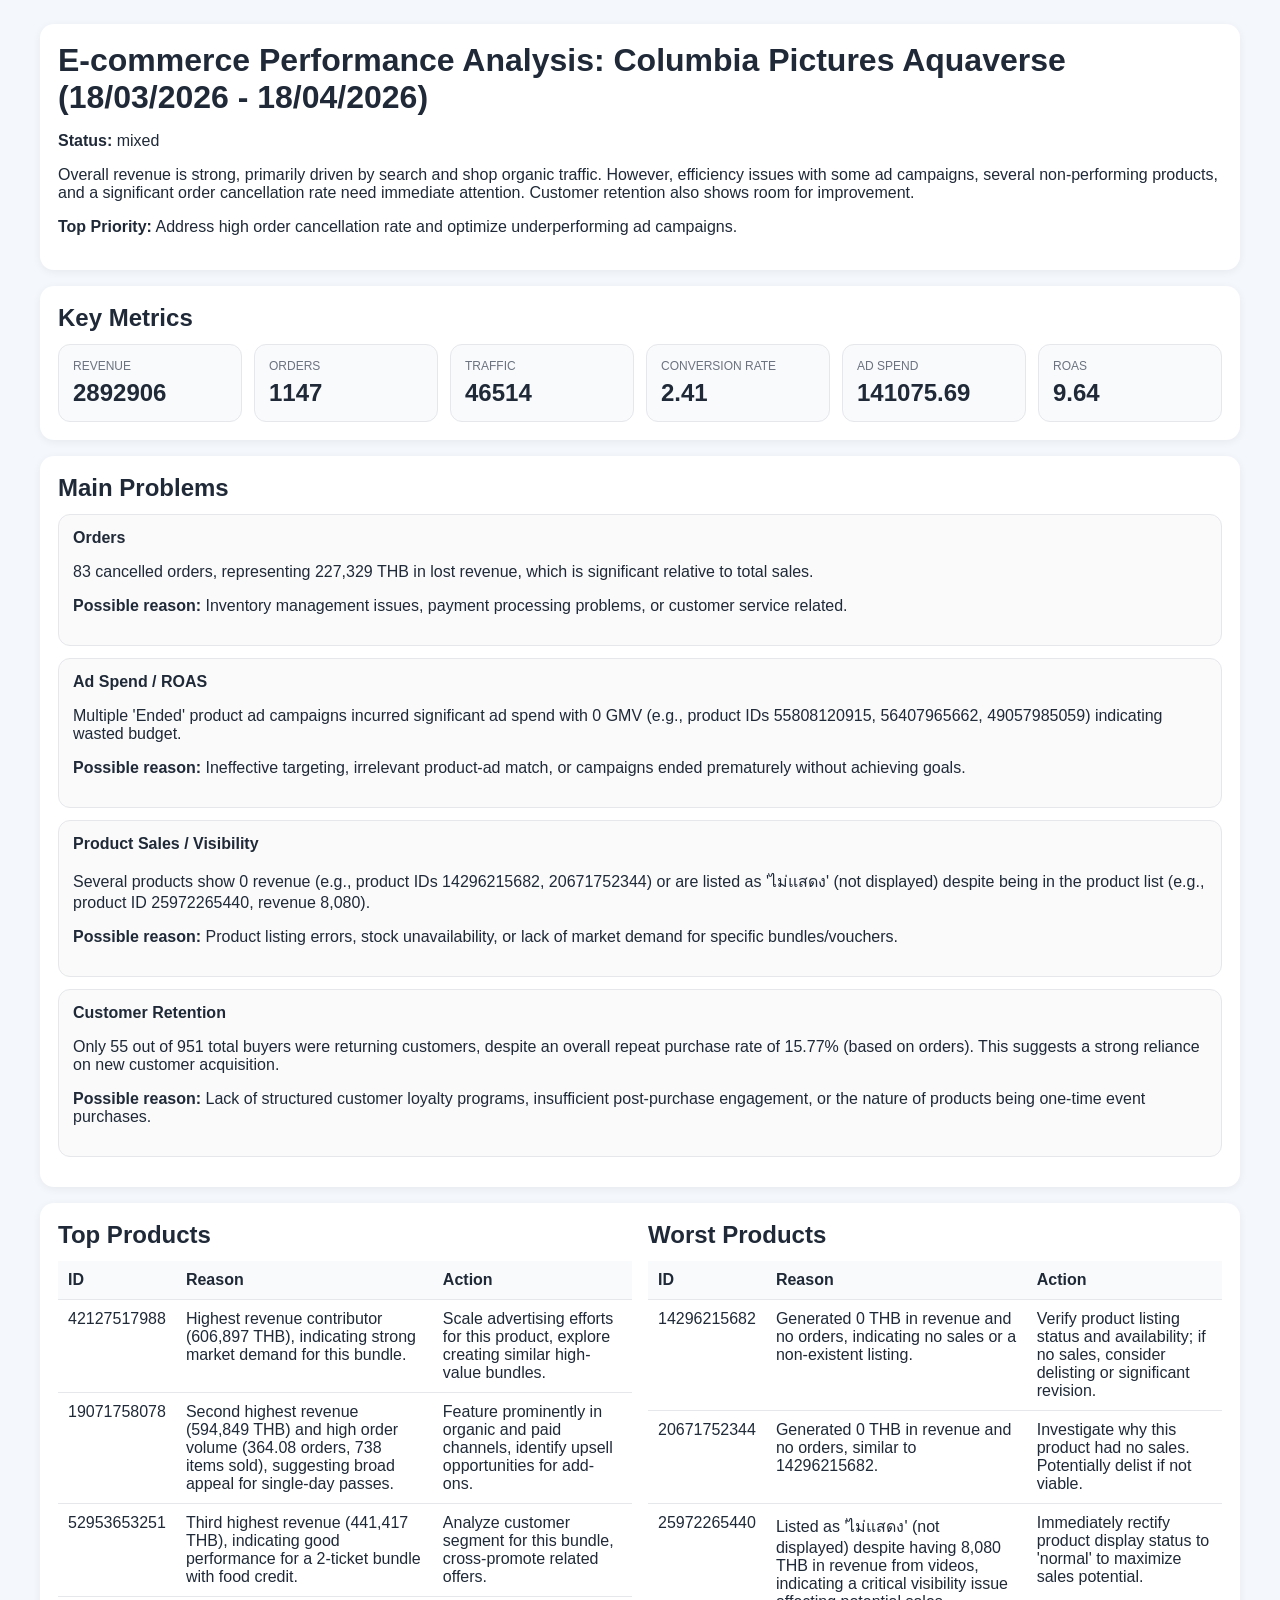
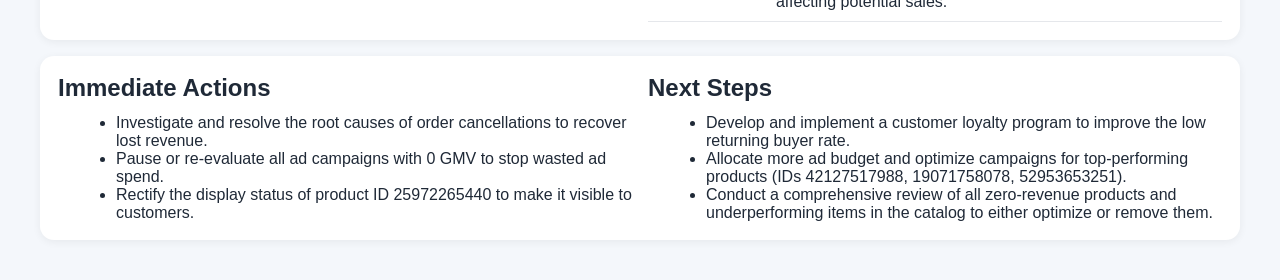
<file: shopee.html>
<!DOCTYPE html>
<html>
<head>
<meta charset="UTF-8">
<title>E-commerce Performance Analysis: Columbia Pictures Aquaverse (18/03/2026 - 18/04/2026)</title>
<style>
body{font-family:Arial,sans-serif;background:#f4f7fb;color:#1f2937;margin:0;padding:24px}
.wrap{max-width:1200px;margin:0 auto}
.section{background:#fff;border-radius:14px;padding:18px;margin-bottom:16px;box-shadow:0 2px 8px rgba(0,0,0,.06)}
h1,h2{margin:0 0 12px}
.grid{display:grid;grid-template-columns:repeat(auto-fit,minmax(180px,1fr));gap:12px}
.metric{background:#f9fafb;border:1px solid #e5e7eb;border-radius:12px;padding:14px}
.metric-label{font-size:12px;color:#6b7280;margin-bottom:6px;text-transform:uppercase}
.metric-value{font-size:24px;font-weight:700}
.card{background:#fafafa;border:1px solid #e5e7eb;border-radius:12px;padding:14px;margin-bottom:12px}
table{width:100%;border-collapse:collapse}
th,td{padding:10px;border-bottom:1px solid #e5e7eb;text-align:left;vertical-align:top}
th{background:#f9fafb}
ul{margin:8px 0 0 18px}
.two-col{display:grid;grid-template-columns:1fr 1fr;gap:16px}
@media (max-width:900px){.two-col{grid-template-columns:1fr}}
</style>
</head>
<body>
<div class="wrap">

<div class="section">
  <h1>E-commerce Performance Analysis: Columbia Pictures Aquaverse (18/03/2026 - 18/04/2026)</h1>
  <p><b>Status:</b> mixed</p>
  <p>Overall revenue is strong, primarily driven by search and shop organic traffic. However, efficiency issues with some ad campaigns, several non-performing products, and a significant order cancellation rate need immediate attention. Customer retention also shows room for improvement.</p>
  <p><b>Top Priority:</b> Address high order cancellation rate and optimize underperforming ad campaigns.</p>
</div>

<div class="section">
  <h2>Key Metrics</h2>
  <div class="grid">
    <div class="metric"><div class="metric-label">Revenue</div><div class="metric-value">2892906</div></div>
    <div class="metric"><div class="metric-label">Orders</div><div class="metric-value">1147</div></div>
    <div class="metric"><div class="metric-label">Traffic</div><div class="metric-value">46514</div></div>
    <div class="metric"><div class="metric-label">Conversion Rate</div><div class="metric-value">2.41</div></div>
    <div class="metric"><div class="metric-label">Ad Spend</div><div class="metric-value">141075.69</div></div>
    <div class="metric"><div class="metric-label">ROAS</div><div class="metric-value">9.64</div></div>
  </div>
</div>

<div class="section">
  <h2>Main Problems</h2>
  
    <div class="card">
      <b>Orders</b>
      <p>83 cancelled orders, representing 227,329 THB in lost revenue, which is significant relative to total sales.</p>
      <p><b>Possible reason:</b> Inventory management issues, payment processing problems, or customer service related.</p>
    </div>
  
    <div class="card">
      <b>Ad Spend / ROAS</b>
      <p>Multiple 'Ended' product ad campaigns incurred significant ad spend with 0 GMV (e.g., product IDs 55808120915, 56407965662, 49057985059) indicating wasted budget.</p>
      <p><b>Possible reason:</b> Ineffective targeting, irrelevant product-ad match, or campaigns ended prematurely without achieving goals.</p>
    </div>
  
    <div class="card">
      <b>Product Sales / Visibility</b>
      <p>Several products show 0 revenue (e.g., product IDs 14296215682, 20671752344) or are listed as 'ไม่แสดง' (not displayed) despite being in the product list (e.g., product ID 25972265440, revenue 8,080).</p>
      <p><b>Possible reason:</b> Product listing errors, stock unavailability, or lack of market demand for specific bundles/vouchers.</p>
    </div>
  
    <div class="card">
      <b>Customer Retention</b>
      <p>Only 55 out of 951 total buyers were returning customers, despite an overall repeat purchase rate of 15.77% (based on orders). This suggests a strong reliance on new customer acquisition.</p>
      <p><b>Possible reason:</b> Lack of structured customer loyalty programs, insufficient post-purchase engagement, or the nature of products being one-time event purchases.</p>
    </div>
  
</div>

<div class="section two-col">
  <div>
    <h2>Top Products</h2>
    <table>
      <tr><th>ID</th><th>Reason</th><th>Action</th></tr>
      
        <tr>
          <td>42127517988</td>
          <td>Highest revenue contributor (606,897 THB), indicating strong market demand for this bundle.</td>
          <td>Scale advertising efforts for this product, explore creating similar high-value bundles.</td>
        </tr>
      
        <tr>
          <td>19071758078</td>
          <td>Second highest revenue (594,849 THB) and high order volume (364.08 orders, 738 items sold), suggesting broad appeal for single-day passes.</td>
          <td>Feature prominently in organic and paid channels, identify upsell opportunities for add-ons.</td>
        </tr>
      
        <tr>
          <td>52953653251</td>
          <td>Third highest revenue (441,417 THB), indicating good performance for a 2-ticket bundle with food credit.</td>
          <td>Analyze customer segment for this bundle, cross-promote related offers.</td>
        </tr>
      
    </table>
  </div>
  <div>
    <h2>Worst Products</h2>
    <table>
      <tr><th>ID</th><th>Reason</th><th>Action</th></tr>
      
        <tr>
          <td>14296215682</td>
          <td>Generated 0 THB in revenue and no orders, indicating no sales or a non-existent listing.</td>
          <td>Verify product listing status and availability; if no sales, consider delisting or significant revision.</td>
        </tr>
      
        <tr>
          <td>20671752344</td>
          <td>Generated 0 THB in revenue and no orders, similar to 14296215682.</td>
          <td>Investigate why this product had no sales. Potentially delist if not viable.</td>
        </tr>
      
        <tr>
          <td>25972265440</td>
          <td>Listed as 'ไม่แสดง' (not displayed) despite having 8,080 THB in revenue from videos, indicating a critical visibility issue affecting potential sales.</td>
          <td>Immediately rectify product display status to 'normal' to maximize sales potential.</td>
        </tr>
      
    </table>
  </div>
</div>

<div class="section two-col">
  <div>
    <h2>Immediate Actions</h2>
    <ul><li>Investigate and resolve the root causes of order cancellations to recover lost revenue.</li><li>Pause or re-evaluate all ad campaigns with 0 GMV to stop wasted ad spend.</li><li>Rectify the display status of product ID 25972265440 to make it visible to customers.</li></ul>
  </div>
  <div>
    <h2>Next Steps</h2>
    <ul><li>Develop and implement a customer loyalty program to improve the low returning buyer rate.</li><li>Allocate more ad budget and optimize campaigns for top-performing products (IDs 42127517988, 19071758078, 52953653251).</li><li>Conduct a comprehensive review of all zero-revenue products and underperforming items in the catalog to either optimize or remove them.</li></ul>
  </div>
</div>

</div>
</body>
</html>
</file>
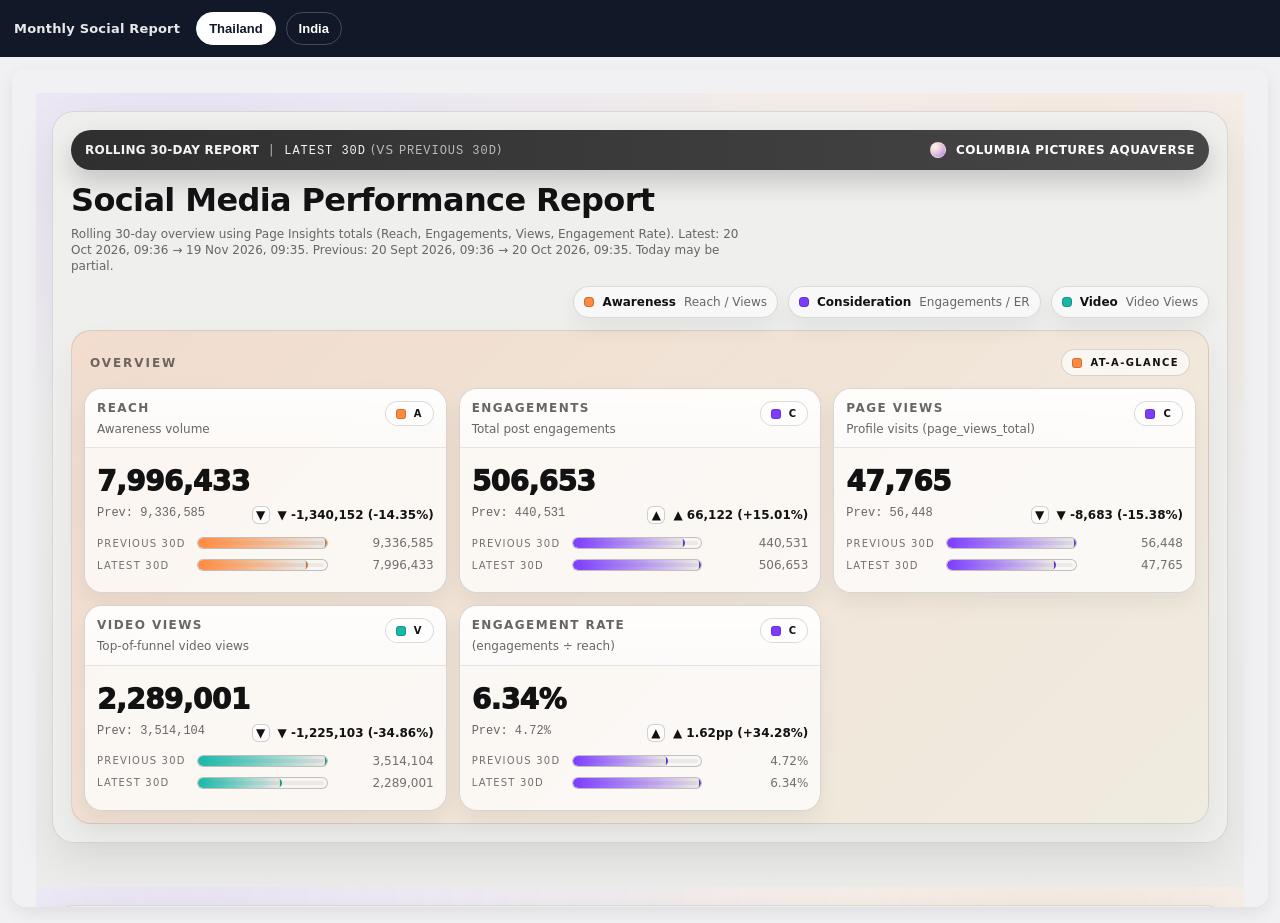
<file: social.html>
<!doctype html><html lang="en"><head>  <meta charset="UTF-8"/>  <meta name="viewport" content="width=device-width,initial-scale=1"/>  <title>Monthly Social Report — Switcher</title>  <style>    html, body { margin:0; padding:0; background:#f1f1f4; font-family: system-ui, -apple-system, Segoe UI, Roboto, Arial; color:#111; }    .topbar { position: sticky; top: 0; z-index: 9999; display:flex; align-items:center; gap:10px; padding: 12px 14px; background: #111827; }    .title { color: rgba(255,255,255,.9); font-weight: 700; font-size: 13px; letter-spacing: .2px; margin-right: 6px; }    .btn { border:1px solid rgba(255,255,255,.22); background: transparent; color: white; padding: 8px 12px; border-radius: 999px; cursor:pointer; font-weight: 600; font-size: 13px; }    .btn.active { background: white; color:#111827; border-color: white; }    .wrap { padding: 12px; }    .panel { display:none; }    .panel.active { display:block; }    iframe { width: 100%; height: calc(100vh - 62px); border: 0; border-radius: 14px; background: white; box-shadow: 0 6px 18px rgba(0,0,0,.08); }  </style></head><body>  <div class="topbar">    <div class="title">Monthly Social Report</div>    <button class="btn active" id="btnTH" onclick="showPanel('TH')">Thailand</button>    <button class="btn" id="btnIN" onclick="showPanel('IN')">India</button>  </div>  <div class="wrap">    <div class="panel active" id="panelTH">      <iframe srcdoc="&lt;!doctype html&gt;&lt;html lang=&quot;en&quot;&gt;&lt;head&gt;&lt;meta charset=&quot;UTF-8&quot;/&gt;&lt;meta name=&quot;viewport&quot; content=&quot;width=device-width,initial-scale=1&quot;/&gt;&lt;title&gt;Monthly Social Report&lt;/title&gt;&lt;style&gt;html,body{margin:0;padding:0;width:100%;max-width:100%;background:#f1f1f4;font-family:system-ui,-apple-system,Segoe UI,Roboto,Arial;color:#111;overflow-x:hidden}.reportCanvas{width:100%;max-width:1400px;margin:0 auto;padding:clamp(10px,2vw,24px);box-sizing:border-box;min-width:0}.sectionBlock{width:100%;max-width:100%;min-width:0;display:block;margin:0 0 clamp(18px,2.5vw,34px) 0;padding:0;box-sizing:border-box;overflow:visible}/* ===== htmlsection1 (section1) ===== */#section1{        --bg:#efefee;    --card:rgba(255,255,255,.72);    --ink:#121212;    --muted:#666;    --line:rgba(0,0,0,.13);    --shadow: 0 18px 45px rgba(0,0,0,.08);    --shadow2: 0 10px 22px rgba(0,0,0,.06);    --r:18px;        --A:#ff8a3d;       --C:#7c3cff;       --V:#18b8a8;       --X:#ff2f7d;       --G:#b8ff2c;        --gradA: linear-gradient(135deg, rgba(255,138,61,.18), rgba(255,211,107,.10));    --mono: ui-monospace, SFMono-Regular, Menlo, Monaco, Consolas, &quot;Liberation Mono&quot;, &quot;Courier New&quot;, monospace;    --sans: ui-sans-serif, system-ui, -apple-system, Segoe UI, Roboto, Helvetica, Arial;    --gap:12px;    --minCard: 280px;  }#section1 *{box-sizing:border-box}#section1, #section1{height:100%}#section1{    margin:0;    background: radial-gradient(1200px 700px at 12% 0%, rgba(124,60,255,.09), transparent 55%),                radial-gradient(1200px 700px at 85% 8%, rgba(255,138,61,.10), transparent 55%),                linear-gradient(180deg, #f4f4f3, #ececeb);    color:var(--ink);    font-family:var(--sans);  }#section1 .wrap{max-width:1180px;margin:0 auto;padding:18px 16px 44px}#section1 .sheet{    background: var(--bg);    border:1px solid rgba(0,0,0,.10);    border-radius: 22px;    box-shadow: var(--shadow);    padding:18px;  }#section1 .capsule{    display:flex;align-items:center;justify-content:space-between;gap:12px;flex-wrap:wrap;    background: linear-gradient(90deg, rgba(47,47,47,1), rgba(47,47,47,.88));    color:#fff;border-radius:999px;padding:12px 14px;    box-shadow: 0 12px 26px rgba(0,0,0,.18);  }#section1 .capsule .left{    font-size:12px;letter-spacing:.08em;text-transform:uppercase;opacity:.95;    display:flex;gap:10px;align-items:center;flex-wrap:wrap;  }#section1 .capsule .left b{letter-spacing:.02em}#section1 .capsule .right{    display:flex;align-items:center;gap:10px;    font-weight:900;letter-spacing:.04em;text-transform:uppercase;font-size:12px;  }#section1 .dot{    width:16px;height:16px;border-radius:999px;    background: radial-gradient(circle at 30% 30%, rgba(255,255,255,.9), rgba(255,255,255,.3)),                linear-gradient(135deg, var(--A), var(--C));    border:1px solid rgba(255,255,255,.35)  }#section1 .header{    margin-top:14px;    display:flex;justify-content:space-between;align-items:flex-end;gap:12px;flex-wrap:wrap;  }#section1 h1{margin:0;font-size:32px;letter-spacing:-.02em;line-height:1.05}#section1 .sub{    margin:8px 0 0;color:var(--muted);font-size:12px;max-width:90ch;line-height:1.35;  }#section1 .chips{display:flex;gap:10px;flex-wrap:wrap;justify-content:flex-end;align-items:center;margin-left:auto}#section1 .chip{    display:inline-flex;align-items:center;gap:8px;    padding:8px 10px;border-radius:999px;    border:1px solid rgba(0,0,0,.12);    background: rgba(255,255,255,.58);    box-shadow: var(--shadow2);    font-size:12px;color:var(--muted);white-space:nowrap;  }#section1 .chip b{color:var(--ink)}#section1 .sw{width:10px;height:10px;border-radius:4px;border:1px solid rgba(0,0,0,.22);background:var(--A)}#section1 .sw.c{background:var(--C)}#section1 .sw.v{background:var(--V)}#section1 .sw.x{background:var(--X)}#section1 .section{    border-radius: 20px;    border: 1px solid rgba(0,0,0,.10);    box-shadow: 0 14px 30px rgba(0,0,0,.06);    padding: 12px;    margin-top: 12px;    background: var(--gradA);  }#section1 .sectionTitle{    display:flex;align-items:center;justify-content:space-between;gap:10px;flex-wrap:wrap;    padding: 6px 6px 12px;  }#section1 .sectionTitle h2{    margin:0;font-size:12px;letter-spacing:.16em;text-transform:uppercase;color:rgba(0,0,0,.55);    display:flex;align-items:center;gap:10px;  }#section1 .badge{    display:inline-flex;align-items:center;gap:8px;    padding:7px 10px;border-radius:999px;    border:1px solid rgba(0,0,0,.14);    background: rgba(255,255,255,.62);    font-size:10px;text-transform:uppercase;letter-spacing:.14em;color:rgba(0,0,0,.55);    white-space:nowrap;  }#section1 .badge .k{width:10px;height:10px;border-radius:3px;border:1px solid rgba(0,0,0,.18);background:var(--A)}#section1 .badge b{color:var(--ink)}#section1 .grid{display:grid;gap:var(--gap);align-items:stretch}#section1 .grid.kpi{grid-template-columns: repeat(auto-fit, minmax(var(--minCard), 1fr))}#section1 .card{    background: var(--card);    border:1px solid rgba(0,0,0,.14);    border-radius: var(--r);    box-shadow: var(--shadow2);    overflow:hidden;    min-width:0;  }#section1 .head{    padding:12px 12px 10px;    display:flex;justify-content:space-between;align-items:flex-start;gap:10px;flex-wrap:wrap;    border-bottom:1px solid rgba(0,0,0,.10);    background: linear-gradient(180deg, rgba(255,255,255,.78), rgba(255,255,255,.42));  }#section1 .head h3{    margin:0;font-size:12px;letter-spacing:.12em;text-transform:uppercase;color:var(--muted);  }#section1 .hint{margin-top:6px;font-size:12px;color:var(--muted);line-height:1.35;max-width:72ch}#section1 .body{padding:12px;min-width:0;}#section1 .tag{    display:inline-flex;align-items:center;gap:8px;    padding:6px 10px;border-radius:999px;    border:1px solid rgba(0,0,0,.14);    background: rgba(255,255,255,.62);    font-size:10px;text-transform:uppercase;letter-spacing:.12em;color:var(--muted);    white-space:nowrap;  }#section1 .tag b{color:var(--ink)}#section1 .tag .k{width:10px;height:10px;border-radius:3px;border:1px solid rgba(0,0,0,.18);background:var(--A)}#section1 .mono{font-family:var(--mono)}#section1 .value{margin-top:8px;font-size:28px;font-weight:1000;letter-spacing:-.02em;line-height:1}#section1 .meta{    margin-top:10px;    display:flex;justify-content:space-between;gap:10px;    font-size:12px;color:var(--muted);    flex-wrap:wrap;  }#section1 .delta{display:flex;align-items:center;gap:8px}#section1 .delta b{color:var(--ink)}#section1 .arrowBox{    width:18px;height:18px;border-radius:6px;    display:inline-flex;align-items:center;justify-content:center;    border:1px solid rgba(0,0,0,.18);    background: rgba(255,255,255,.70);    font-size:12px;color:var(--ink);    flex:0 0 auto;  }#section1 .pillBlock{margin-top:12px}#section1 .pillRow{display:flex;gap:10px;align-items:center;margin:8px 0}#section1 .pillLbl{width:90px;font-size:10px;text-transform:uppercase;letter-spacing:.12em;color:rgba(0,0,0,.55)}#section1 .pillVal{width:96px;text-align:right;font-size:12px;color:rgba(0,0,0,.55);white-space:nowrap}#section1 .pillTrack{    flex:1;    height:12px;    border-radius:999px;    border:1px solid rgba(0,0,0,.18);    background: rgba(0,0,0,.06);    overflow:hidden;    box-shadow: inset 0 0 0 3px rgba(255,255,255,.6);    min-width: 120px;  }#section1 .pillFill{    display:block;    height:100%;    border-right: 2px solid rgba(0,0,0,.18);    border-radius:999px;  }@media print{#section1{background:#fff!important;color:#000!important}#section1 .sheet{box-shadow:none!important}#section1 .section{box-shadow:none!important}  }/* ===== htmlsection2 (section2) ===== */#section2{    --bg:#efefee;    --card:rgba(255,255,255,.72);    --ink:#121212;    --muted:#666;    --shadow: 0 18px 45px rgba(0,0,0,.08);    --shadow2: 0 10px 22px rgba(0,0,0,.06);    --r:18px;    --A:#ff8a3d;    --C:#7c3cff;  }#section2 *{box-sizing:border-box}#section2{    margin:0;    background: radial-gradient(1200px 700px at 12% 0%, rgba(124,60,255,.09), transparent 55%),                radial-gradient(1200px 700px at 85% 8%, rgba(255,138,61,.10), transparent 55%),                linear-gradient(180deg, #f4f4f3, #ececeb);    font-family: ui-sans-serif, system-ui, -apple-system, Segoe UI, Roboto, Helvetica, Arial;    color:var(--ink);  }#section2 .wrap{max-width:980px;margin:0 auto;padding:18px 16px 44px}#section2 .sheet{    background: var(--bg);    border:1px solid rgba(0,0,0,.10);    border-radius: 22px;    box-shadow: var(--shadow);    padding:18px;  }#section2 h1{margin:0;font-size:22px;letter-spacing:-.02em}#section2 .sub{margin:8px 0 14px;color:var(--muted);font-size:12px;line-height:1.35}#section2 .card{    background: var(--card);    border:1px solid rgba(0,0,0,.14);    border-radius: var(--r);    box-shadow: var(--shadow2);    overflow:hidden;  }#section2 .head{    padding:12px 12px 10px;    border-bottom:1px solid rgba(0,0,0,.10);    background: linear-gradient(180deg, rgba(255,255,255,.78), rgba(255,255,255,.42));  }#section2 .head h3{margin:0;font-size:12px;letter-spacing:.12em;text-transform:uppercase;color:var(--muted)}#section2 .hint{margin-top:6px;font-size:12px;color:var(--muted)}#section2 .body{padding:12px}#section2 .trend{    border:1px solid rgba(0,0,0,.10);    border-radius:16px;    background: rgba(245,242,255,.70);    padding:12px;  }#section2 .top{    display:flex;    justify-content:space-between;    align-items:flex-start;    gap:12px;    margin-bottom:10px;  }#section2 .ttl{    font-size:12px;    letter-spacing:.12em;    text-transform:uppercase;    color: rgba(0,0,0,.65);    font-weight:900;  }#section2 .subttl{margin-top:4px;font-size:12px;color:#777;}#section2 .pill{    display:inline-flex;    align-items:center;    gap:8px;    padding:6px 10px;    border-radius:999px;    border:1px solid rgba(0,0,0,.12);    background: rgba(255,255,255,.72);    font-size:12px;    color:#555;    white-space:nowrap;  }#section2 .dot{    width:10px;height:10px;border-radius:4px;    background:var(--A);    border:1px solid rgba(0,0,0,.18);  }#section2 .imgWrap{    border:1px solid rgba(0,0,0,.12);    border-radius:14px;    background: rgba(255,255,255,.55);    overflow:hidden;  }#section2 img{display:block;width:100%;height:auto}#section2 .legend{    display:flex;gap:14px;flex-wrap:wrap;align-items:center;    margin-top:10px;font-size:12px;color:#666  }#section2 .lg{display:inline-flex;align-items:center;gap:7px}#section2 .k{width:10px;height:10px;border-radius:3px;border:1px solid rgba(0,0,0,.18)}#section2 .k.a{background:var(--A)}#section2 .k.c{background:var(--C)}/* ===== htmlsection3 (section3) ===== */#section3{    --bg:#f3f2f6;    --card:#ffffff;    --ink:#101010;    --muted:#6b6b6b;    --line: rgba(0,0,0,.08);    --shadow: 0 16px 34px rgba(0,0,0,.12);    --r:16px;    --tint: rgba(124,60,255,.06);  }#section3 *{box-sizing:border-box}#section3{    margin:0;    padding:18px;    font-family: ui-sans-serif, system-ui, -apple-system, Segoe UI, Roboto, Helvetica, Arial;    background: #f1f1f4;    color: var(--ink);  }#section3 .wrap{max-width:760px;margin:0 auto;display:grid;gap:14px}#section3 .card{    background: var(--card);    border:1px solid var(--line);    border-radius: var(--r);    box-shadow: var(--shadow);    overflow:hidden;  }#section3 .head{    padding:12px 14px;    border-bottom:1px solid var(--line);    display:flex; align-items:flex-start; justify-content:space-between;    gap:10px;    background: linear-gradient(180deg, rgba(0,0,0,.02), transparent);  }#section3 .title{    font-size:12px;    letter-spacing:.14em;    text-transform:uppercase;    font-weight:900;    color: rgba(0,0,0,.62);  }#section3 .sub{    margin-top:4px;    font-size:11px;    color: var(--muted);    line-height:1.35;  }#section3 .badge{    display:inline-flex; align-items:center; gap:8px;    padding:6px 10px; border-radius:999px;    border:1px solid var(--line);    font-size:12px; color:#444;    background: rgba(255,255,255,.9);    white-space:nowrap;  }#section3 .badgeDot{width:10px;height:10px;border-radius:4px;background:#ff8a3d;border:1px solid rgba(0,0,0,.16)}#section3 .badgeDotFocus{background:#7c3cff}#section3 .body{padding:14px}#section3 .shareWrap{    border-radius: 14px;    background: var(--tint);    padding: 12px;    border:1px solid rgba(0,0,0,.06);  }#section3 .donutWrap{    display:grid;    grid-template-columns: 200px 1fr;    gap:14px;    align-items:center;  }@media (max-width:600px){#section3 .donutWrap{grid-template-columns:1fr;} }#section3 .donutStage{    position:relative;    width:200px;    margin: 0 auto;  }#section3 .donut{    width:180px;    height:180px;    border-radius:999px;    position:relative;    margin: 6px auto 0;    background: conic-gradient(#7c3cff 0% 95.9%,#ff8a3d 95.9% 99.60000000000001%,#ff2f7d 99.60000000000001% 100.00000000000001%,#18b8a8 100.00000000000001% 100.00000000000001%);    box-shadow: inset 0 0 0 1px rgba(0,0,0,.06);  }#section3 .donut::after{    content:&quot;&quot;;    position:absolute;    inset:32px;    border-radius:999px;    background:#fff;    box-shadow: 0 10px 18px rgba(0,0,0,.08);  }#section3 .donutCenter{    position:absolute;    inset:0;    display:grid;    place-items:center;    text-align:center;    z-index:2;    pointer-events:none;  }#section3 .donutCenter .small{    font-size:12px;    color:#777;    margin-bottom:2px;  }#section3 .donutCenter .big{    font-size:26px;    font-weight:1000;    letter-spacing:-.02em;  }#section3 .donutLegend{    display:flex;    gap:10px;    flex-wrap:wrap;    justify-content:flex-start;    margin-top:10px;    font-size:12px;    color:#555;  }#section3 .donutLegend .lg{    display:inline-flex;    align-items:center;    gap:7px;  }#section3 .donutLegend .k{    width:10px;height:10px;border-radius:3px;    border:1px solid rgba(0,0,0,.16);  }#section3 .rightText h3{    margin:0;    font-size:14px;    font-weight:1000;    letter-spacing:-.01em;  }#section3 .rightText p{    margin:8px 0 0;    font-size:12px;    color:#333;    line-height:1.45;  }#section3 .muted{color:var(--muted)}#section3 .tableWrap{    border-radius: 14px;    border:1px solid rgba(0,0,0,.06);    background: rgba(0,0,0,.02);    padding: 10px;  }#section3 table{width:100%;border-collapse:collapse;font-size:12px;background:#fff;border-radius:12px;overflow:hidden}#section3 th, #section3 td{padding:10px 10px;border-bottom:1px solid var(--line);vertical-align:middle}#section3 th{    text-transform:uppercase;    letter-spacing:.12em;    font-size:10px;    color: rgba(0,0,0,.55);    background: rgba(0,0,0,.03);  }#section3 tr:last-child td{border-bottom:0}#section3 .plat{display:flex;align-items:center;gap:10px;font-weight:900}#section3 .pDot{width:10px;height:10px;border-radius:4px;border:1px solid rgba(0,0,0,.16)}#section3 .pName{font-weight:900}#section3 .cell .num{font-weight:900;color:#111;margin-bottom:6px}#section3 .mbar{    height:8px;    border-radius:999px;    border:1px solid rgba(0,0,0,.16);    background: rgba(0,0,0,.05);    overflow:hidden;  }#section3 .mbar &gt; span{    display:block;    height:100%;    border-radius:999px;  }#section3 .foot{    margin-top:10px;    font-size:11px;    color:#777;    line-height:1.35;  }/* ===== htmlsection4 (section4) ===== */#section4{    --bg:#f1f1f4;    --card:#ffffff;    --ink:#101010;    --muted:#6b6b6b;    --line: rgba(0,0,0,.08);    --shadow: 0 16px 34px rgba(0,0,0,.12);    --r:18px;    --teal:#18b8a8;    --purple:#7c3cff;    --orange:#ff8a3d;    --gray:#cfcfcf;  }#section4 *{box-sizing:border-box}#section4{    margin:0;    padding:18px;    background: var(--bg);    font-family: ui-sans-serif, system-ui, -apple-system, Segoe UI, Roboto, Helvetica, Arial;    color: var(--ink);  }#section4 .wrap{max-width:560px;margin:0 auto}#section4 .card{    background: linear-gradient(180deg, rgba(24,184,168,.14), rgba(255,255,255,.92));    border:1px solid var(--line);    border-radius: var(--r);    box-shadow: var(--shadow);    overflow:hidden;  }#section4 .top{    padding:14px 16px 10px;    display:flex;    justify-content:space-between;    align-items:center;    gap:12px;  }#section4 .kicker{    font-size:12px;    letter-spacing:.14em;    text-transform:uppercase;    color:rgba(0,0,0,.55);    font-weight:900;  }#section4 .pill{    display:inline-flex;    align-items:center;    gap:8px;    padding:7px 10px;    border-radius:999px;    border:1px solid rgba(0,0,0,.10);    background: rgba(255,255,255,.65);    font-size:12px;    color:#222;    font-weight:900;    white-space:nowrap;  }#section4 .dot{    width:10px;height:10px;border-radius:4px;    border:1px solid rgba(0,0,0,.16);    background: var(--teal);  }#section4 .dot.purple{background: var(--purple)}#section4 .head{    padding:0 16px 10px;    display:flex;    justify-content:space-between;    align-items:flex-end;    gap:12px;  }#section4 .title{    font-size:12px;    letter-spacing:.12em;    text-transform:uppercase;    color:rgba(0,0,0,.55);    font-weight:1000;  }#section4 .sub{    font-size:12px;    color: var(--muted);    line-height:1.35;    margin-top:4px;  }#section4 .metaRow{    display:flex;    gap:10px;    flex-wrap:wrap;    margin-top:6px;    font-size:12px;    color:#444;  }#section4 .metaRow b{color:#111}#section4 .tbl{    padding:10px 16px 14px;    background: rgba(255,255,255,.70);    border-top:1px solid var(--line);  }#section4 table{width:100%;border-collapse:collapse;font-size:13px}#section4 td{    padding:12px 0;    border-bottom:1px solid rgba(0,0,0,.08);  }#section4 tr:last-child td{border-bottom:0}#section4 td:first-child{font-weight:1000}#section4 td:last-child{text-align:right;font-weight:1000}#section4 .mini{margin-top:12px}#section4 .barRow{    display:grid;    grid-template-columns: 78px 1fr 46px;    gap:10px;    align-items:center;    margin-top:10px;  }#section4 .barLbl{    font-size:11px;    color:#666;    font-weight:900;  }#section4 .barVal{    font-size:11px;    color:#666;    text-align:right;    font-weight:1000;  }#section4 .bar{    height:8px;    border-radius:999px;    border:1px solid rgba(0,0,0,.12);    background: rgba(0,0,0,.06);    overflow:hidden;  }#section4 .bar span{    display:block;    height:100%;    border-radius:999px;  }#section4 .emptyText{    color: #64748b;    font-size: 12px;    font-weight: 600;  }#section4 .b1{background: linear-gradient(90deg, #18b8a8, #7de9df)}#section4 .b2{background: linear-gradient(90deg, #7c3cff, #c6a6ff)}#section4 .b3{background: linear-gradient(90deg, #ff8a3d, #ffd36b)}#section4 .b4{background: linear-gradient(90deg, #cfcfcf, #e8e8e8)}      /* ===== htmlsection5 (section5) ===== */#section5 .wrap{ padding:18px; width:100%; max-width:none; background:#f4f6f8; font-family:Inter,system-ui,sans-serif; box-sizing:border-box; }#section5 .card{ width:100%; max-width:none; box-sizing:border-box; background:#fff; border-radius:18px; padding:18px; box-shadow:0 10px 30px rgba(16,24,40,0.08); }#section5 .top{ display:flex; justify-content:space-between; align-items:flex-start; gap:12px; margin-bottom:12px; }#section5 .title{ font-size:12px; letter-spacing:1px; font-weight:800; color:#6b7280; }#section5 .subtitle{ margin-top:4px; font-size:12px; color:#8b95a1; font-weight:500; }#section5 .pill{ display:inline-flex; align-items:center; gap:8px; padding:6px 12px; border-radius:999px; border:1px solid #ff8a00; color:#ff8a00; font-size:11px; font-weight:700; background:#fff; }#section5 .dot{ width:8px; height:8px; border-radius:999px; background:#ff8a00; display:inline-block; }#section5 .rows{ margin-top:8px; margin-bottom:14px; }#section5 .row{ display:grid; grid-template-columns:110px minmax(0,1fr); gap:16px; align-items:center; padding:12px 0; }#section5 .rowRight{ min-width:0; text-align:left; }#section5 .rowLeft{ font-size:13px; font-weight:700; color:#111827; }#section5 .tag{ display:inline-block; box-sizing:border-box; font-size:12px; line-height:1.55; font-weight:700; color:#374151; background:#f3f4f6; padding:7px 12px; border-radius:8px; max-width:100%; white-space:normal; overflow-wrap:anywhere; }#section5 .divider{ height:1px; background:#eef2f7; }#section5 .chartTitle{ font-size:11px; font-weight:700; color:#9aa4b2; margin-bottom:8px; }#section5 .chart{ display:flex; flex-direction:column; gap:8px; }#section5 .chartRow{ display:grid; grid-template-columns:70px 1fr; gap:10px; align-items:center; }#section5 .chartLabel{ font-size:11px; color:#9aa4b2; font-weight:700; }#section5 .rail{ width:100%; height:7px; background:#e9eef5; border-radius:999px; overflow:hidden; }#section5 .fill{ height:100%; border-radius:999px; }@media(max-width:520px){#section5 .row{ grid-template-columns:80px minmax(0,1fr); gap:8px; }#section5 .wrap{ padding:12px; }#section5 .card{ padding:14px; } }/* ===== htmlsection6 (section6) ===== */#section6 .csf, #section6 .csf *{box-sizing:border-box}#section6 .csf{width:100%;font-family:ui-sans-serif,system-ui,-apple-system,Segoe UI,Roboto,Arial;color:#111827;margin:18px 0}#section6 .csf_wrap{width:100%;border:1px solid rgba(17,24,39,.11);border-radius:20px;background:#fff;overflow:hidden;box-shadow:0 14px 36px rgba(17,24,39,.08)}#section6 .csf_head{display:flex;justify-content:space-between;align-items:flex-end;gap:12px;flex-wrap:wrap;padding:16px;border-bottom:1px solid rgba(17,24,39,.08);background:linear-gradient(180deg,#fafafa,#fff)}#section6 .csf_title{font-size:15px;font-weight:900;margin:0}#section6 .csf_sub{font-size:12px;color:#6b7280;margin-top:5px}#section6 .csf_window{font-size:12px;padding:7px 10px;border-radius:999px;background:#f3f4f6;border:1px solid #e5e7eb}#section6 .csf_body{padding:16px}#section6 .csf_kpis{display:grid;grid-template-columns:repeat(4,minmax(0,1fr));gap:10px}#section6 .csf_kpi{min-width:0;border:1px solid #e5e7eb;border-radius:14px;padding:12px;background:#fafafa}#section6 .csf_k{font-size:10px;text-transform:uppercase;letter-spacing:.1em;color:#6b7280;font-weight:800}#section6 .csf_v{font-size:22px;font-weight:900;margin-top:6px;overflow-wrap:anywhere}#section6 .csf_grid{display:grid;grid-template-columns:repeat(2,minmax(0,1fr));gap:12px;margin-top:12px}#section6 .csf_card{min-width:0;border:1px solid #e5e7eb;border-radius:16px;padding:14px;background:#fff}#section6 .csf_top{display:flex;justify-content:space-between;gap:10px;align-items:flex-start;flex-wrap:wrap}#section6 .csf_name{font-size:15px;font-weight:900}#section6 .csf_ps{display:flex;gap:6px;flex-wrap:wrap;margin-top:8px}#section6 .csf_p{font-size:11px;font-weight:800;padding:5px 8px;border-radius:999px;border:1px solid #e5e7eb;background:#f9fafb;white-space:normal;overflow-wrap:anywhere}#section6 .csf_p.ok{background:#ecfdf5;border-color:#a7f3d0}#section6 .csf_p.zero{color:#9ca3af}#section6 .csf_stats{display:grid;grid-template-columns:repeat(3,minmax(0,1fr));gap:8px;margin-top:12px}#section6 .csf_stat{min-width:0;border-radius:12px;padding:10px;background:#f9fafb;border:1px solid #eef0f3}#section6 .csf_stat b{display:block;font-size:16px;margin-top:4px;overflow-wrap:anywhere}#section6 .csf_diag{margin-top:12px;padding:12px;border:1px solid #fde68a;background:#fffbeb;border-radius:12px;font-size:11px;line-height:1.45}#section6 .csf_diagGrid{display:grid;grid-template-columns:repeat(auto-fit,minmax(min(100%,210px),1fr));gap:6px;margin-top:8px}#section6 .csf_diagItem{background:#fff;border:1px solid #f3e8c5;border-radius:9px;padding:8px;overflow-wrap:anywhere}@media(max-width:900px){#section6 .csf_kpis{grid-template-columns:repeat(2,minmax(0,1fr))}#section6 .csf_grid{grid-template-columns:1fr}}@media(max-width:520px){#section6 .csf_body, #section6 .csf_head{padding:12px}#section6 .csf_kpis{grid-template-columns:1fr}#section6 .csf_stats{grid-template-columns:1fr}#section6 .csf_v{font-size:20px}}/* ===== htmlsection7 (section7) ===== */#section7 .ai7, #section7 .ai7 *{box-sizing:border-box}#section7 .ai7{margin:18px 0;width:100%;max-width:100%;min-width:0;font-family:ui-sans-serif,system-ui,-apple-system,Segoe UI,Roboto,Helvetica,Arial;color:#0f172a;overflow:visible}#section7 .ai7wrap{      border:1px solid rgba(15,23,42,.12);border-radius:20px;overflow:hidden;      background: radial-gradient(1200px 420px at 10% 0%, rgba(255,138,61,.12), transparent 60%),                  radial-gradient(900px 480px at 90% 20%, rgba(124,60,255,.10), transparent 60%),                  rgba(255,255,255,.80);      box-shadow:0 16px 40px rgba(2,6,23,.10);width:100%;max-width:100%;min-width:0;    }#section7 .ai7head{      padding:14px 16px;border-bottom:1px solid rgba(15,23,42,.08);      background:linear-gradient(180deg, rgba(248,250,252,.96), rgba(248,250,252,.72));      display:flex;justify-content:space-between;align-items:center;gap:10px;flex-wrap:wrap;    }#section7 .ai7title{margin:0;font-size:14px;font-weight:950}#section7 .ai7badge{display:inline-flex;align-items:center;gap:8px;border:1px solid rgba(15,23,42,.12);      background:rgba(255,255,255,.70);border-radius:999px;padding:7px 10px;font-size:12px;color:#334155;font-weight:900}#section7 .ai7dot{width:8px;height:8px;border-radius:999px;background:rgba(255,138,61,.95)}#section7 .ai7body{padding:14px 16px 16px;min-width:0;width:100%}#section7 .ai7grid{display:grid;grid-template-columns:repeat(2,minmax(0,1fr));gap:12px;min-width:0;width:100%}@media (max-width:900px){#section7 .ai7grid{grid-template-columns:minmax(0,1fr)}}#section7 .ai7card{border:1px solid rgba(15,23,42,.10);border-radius:18px;background:rgba(255,255,255,.78);padding:clamp(10px,1.5vw,14px);min-width:0;max-width:100%;overflow:visible;overflow-wrap:anywhere;word-break:normal}#section7 .ai7h{margin:0 0 10px;font-size:12px;font-weight:950;letter-spacing:.12em;text-transform:uppercase;color:rgba(15,23,42,.70)}#section7 .ai7plan{grid-column:1/-1}#section7 .ai7planGrid{display:grid;grid-template-columns:repeat(auto-fit,minmax(min(100%,260px),1fr));gap:10px;width:100%;min-width:0}#section7 .ai7theme{border:1px solid rgba(15,23,42,.10);border-radius:16px;background:rgba(248,250,252,.75);padding:10px;min-width:0;max-width:100%;overflow-wrap:anywhere}#section7 .ai7themeTitle{margin:0;font-size:13px;font-weight:950}#section7 .ai7meta{margin-top:6px;display:flex;flex-wrap:wrap;gap:8px}#section7 .ai7chip{font-size:12px;color:#334155;padding:6px 9px;border-radius:14px;border:1px solid rgba(15,23,42,.10);background:rgba(255,255,255,.70);white-space:normal;max-width:100%;overflow-wrap:anywhere;line-height:1.4}#section7 .ai7ex{margin-top:8px;font-size:12px;color:rgba(15,23,42,.62);line-height:1.5;overflow-wrap:anywhere;white-space:normal}#section7 .ai7w{border:1px solid rgba(15,23,42,.10);border-radius:16px;background:rgba(248,250,252,.75);padding:10px;margin-top:10px}#section7 .ai7wrisk{margin:0;font-weight:950;font-size:12px;line-height:1.45;overflow-wrap:anywhere;white-space:normal}#section7 .ai7wmit{margin-top:6px;font-size:12px;color:rgba(15,23,42,.62);line-height:1.5;overflow-wrap:anywhere;white-space:normal}@media (max-width:600px){#section7 .ai7head{align-items:flex-start;padding:12px}#section7 .ai7body{padding:12px}#section7 .ai7badge{white-space:normal}#section7 .ai7meta{display:grid;grid-template-columns:minmax(0,1fr);width:100%}#section7 .ai7chip{width:100%;border-radius:12px}#section7 .ai7title{font-size:13px}    }  /* ===== htmlsection9 (section8) ===== */#section8 .ads-summary{      font-family:-apple-system,BlinkMacSystemFont,&quot;Segoe UI&quot;,Inter,Helvetica,Arial,sans-serif;      width:min(1020px, 100%);      margin:24px auto;      padding:clamp(14px, 2.6vw, 28px);      background:#fff;      color:#0f172a;      border-radius:18px;      border:1px solid #e6eaf2;      box-shadow:0 14px 40px rgba(15,23,42,.08);      box-sizing:border-box;    }#section8 .ads-summary *{ box-sizing:border-box; }#section8 .ads-summary img{ max-width:100%; height:auto; }#section8 .ads-header{      display:flex;      align-items:flex-end;      justify-content:space-between;      gap:12px;      padding-bottom:16px;      border-bottom:1px solid #eef2f7;      margin-bottom:16px;    }#section8 .ads-header h2{ margin:0; font-size:22px; letter-spacing:-.02em; font-weight:800; }#section8 .ads-header p{ margin:6px 0 0; font-size:13px; color:#64748b; line-height:1.4; }#section8 .chip{      font-size:12px;      padding:8px 12px;      border-radius:999px;      border:1px solid #e6eaf2;      background:#f8fafc;      color:#334155;      white-space:nowrap;      flex:0 0 auto;    }#section8 .kpis{      display:grid;      grid-template-columns:repeat(4, minmax(0, 1fr));      gap:12px;      margin:16px 0;    }#section8 .kpi{      border:1px solid #e6eaf2;      border-radius:14px;      padding:12px;      background:linear-gradient(180deg,#fff 0%,#fbfcff 100%);      min-width:0;    }#section8 .kpi .label{ font-size:12px; color:#64748b; margin-bottom:10px; }#section8 .kpi .value{      font-size:clamp(18px, 2.2vw, 22px);      font-weight:900;      letter-spacing:-.02em;      margin:0 0 4px;      overflow-wrap:anywhere;    }#section8 .kpi .note{ font-size:12px; color:#64748b; margin:0; }#section8 .content{      display:grid;      grid-template-columns: 0.9fr 1.6fr;      gap:14px;      align-items:start;      margin-top:10px;      min-width:0;    }#section8 .panel{      border:1px solid #e6eaf2;      border-radius:16px;      padding:14px;      background:#fff;      min-width:0;    }#section8 .panel h3{ margin:0 0 10px; font-size:14px; letter-spacing:-.01em; font-weight:800; }#section8 .insights{ margin:0; padding-left:18px; font-size:13px; line-height:1.55; color:#334155; }#section8 .insights li{ margin:8px 0; }#section8 .table-wrap{      border:1px solid #e6eaf2;      border-radius:16px;      overflow:hidden;      background:#fff;      min-width:0;    }#section8 .table-scroll{      overflow-x:auto;      -webkit-overflow-scrolling:touch;      border-radius:16px;    }#section8 table{      width:100%;      min-width:860px;       border-collapse:separate;      border-spacing:0;      font-size:13px;    }#section8 thead th{      text-align:left;      font-weight:700;      color:#64748b;      padding:12px 14px;      background:#f8fafc;      border-bottom:1px solid #eef2f7;      position:sticky;      top:0;      z-index:1;      white-space:nowrap;    }#section8 tbody td{      padding:14px;      border-bottom:1px solid #f1f5f9;      vertical-align:top;      color:#0f172a;    }#section8 tbody tr:hover td{ background:#fbfdff; }#section8 .creative{ display:flex; gap:10px; align-items:flex-start; min-width:0; }#section8 .thumb{      width:36px; height:36px; border-radius:10px;      background:linear-gradient(135deg,#111827 0%,#334155 40%,#60a5fa 100%);      flex:0 0 auto;    }#section8 .creative-text{ min-width:0; }#section8 .title{      font-weight:750;      line-height:1.35;      margin:0;      overflow:hidden;      display:-webkit-box;      -webkit-line-clamp:2;      -webkit-box-orient:vertical;    }#section8 .sub{ margin:4px 0 0; font-size:12px; color:#64748b; }#section8 .metric{      display:inline-flex;      align-items:center;      justify-content:center;      padding:6px 9px;      border-radius:999px;      border:1px solid #e6eaf2;      background:#fff;      color:#334155;      font-size:12px;      white-space:nowrap;      max-width:100%;    }#section8 .metric.good{ border-color:#bbf7d0; background:#f0fdf4; color:#166534; }#section8 .metric.bad{ border-color:#fecaca; background:#fef2f2; color:#991b1b; }@media (max-width: 980px){#section8 .ads-header{ flex-direction:column; align-items:flex-start; }#section8 .kpis{ grid-template-columns:repeat(2, minmax(0, 1fr)); }#section8 .content{ grid-template-columns:1fr; }#section8 table{ min-width:760px; }    }@media (max-width: 620px){#section8 .kpis{ grid-template-columns:1fr; }#section8 .table-wrap{ border-radius:16px; }#section8 .table-scroll{ overflow-x:visible; }#section8 table{ min-width:0; width:100%; }#section8 thead{ display:none; }#section8 tbody tr{        display:block;        padding:12px 12px 8px;        border-bottom:1px solid #eef2f7;      }#section8 tbody td{        display:flex;        justify-content:space-between;        gap:12px;        padding:10px 0;        border:0;      }#section8 tbody td::before{        content:attr(data-label);        color:#64748b;        font-size:12px;        font-weight:700;        flex:0 0 36%;      }#section8 tbody td[data-label=&quot;Creative&quot;]{        display:block;        padding:0 0 10px;      }#section8 tbody td[data-label=&quot;Creative&quot;]::before{ display:none; }#section8 .creative{ gap:10px; }#section8 .thumb{ width:40px; height:40px; border-radius:12px; }#section8 .title{ -webkit-line-clamp:3; }#section8 .metric{ justify-content:flex-end; }    }  /* ===== htmlsection8 (section9) ===== */#section9{      --bg:#f1f1f4;      --card:rgba(255,255,255,.82);      --ink:#0f172a;      --muted:rgba(15,23,42,.62);      --line:rgba(15,23,42,.10);      --shadow: 0 18px 45px rgba(2,6,23,.10);      --r:18px;      --purple:#7c3cff;      --teal:#18b8a8;      --orange:#ff8a3d;      --pink:#ff2f7d;      --blue:#1877f2;    }#section9 *{box-sizing:border-box}#section9{      margin:0;      background:        radial-gradient(1200px 700px at 12% 0%, rgba(124,60,255,.10), transparent 55%),        radial-gradient(900px 500px at 88% 15%, rgba(24,184,168,.10), transparent 60%),        var(--bg);      font-family: ui-sans-serif, system-ui, -apple-system, Segoe UI, Roboto, Helvetica, Arial;      color: var(--ink);      padding: 22px;    }#section9 .canvas{      max-width: 1120px;      margin: 0 auto;      width: 100%;    }#section9 .header{      background: linear-gradient(180deg, rgba(255,255,255,.92), rgba(255,255,255,.72));      border:1px solid var(--line);      border-radius: 22px;      padding: 18px 18px 16px;      box-shadow: var(--shadow);      margin-bottom: 16px;      overflow:hidden;      position:relative;    }#section9 .header:before{      content:&quot;&quot;;      position:absolute; inset:-2px;      background:        radial-gradient(900px 260px at 10% 0%, rgba(124,60,255,.14), transparent 55%),        radial-gradient(700px 260px at 90% 0%, rgba(24,184,168,.14), transparent 55%);      pointer-events:none;    }#section9 .header &gt; *{position:relative}#section9 .titleRow{      display:flex;      align-items:flex-end;      justify-content:space-between;      gap: 12px;      flex-wrap:wrap;    }#section9 .hTitle{      margin:0;      font-size: 16px;      font-weight: 950;      letter-spacing: -.02em;    }#section9 .hSub{      margin-top:6px;      font-size: 12px;      color: var(--muted);    }#section9 .badgeBar{      display:flex;      gap:8px;      flex-wrap:wrap;      align-items:center;    }#section9 .chip{      font-size:12px;      padding: 7px 10px;      border-radius: 999px;      border:1px solid rgba(15,23,42,.12);      background: rgba(255,255,255,.75);      color: #334155;      white-space:nowrap;    }#section9 .chip b{font-weight:950}#section9 .twoCol{      display:grid;      grid-template-columns: 1fr 1fr;      gap: 16px;    }@media (max-width: 980px){#section9 .twoCol{grid-template-columns: 1fr;}    }#section9 .sec{      border: 1px solid var(--line);      border-radius: 22px;      background: rgba(255,255,255,.75);      box-shadow: 0 16px 38px rgba(2,6,23,.08);      overflow:hidden;    }#section9 .secHead{      padding: 14px 16px;      border-bottom: 1px solid rgba(15,23,42,.08);      display:flex;      align-items:flex-end;      justify-content:space-between;      gap: 12px;      flex-wrap:wrap;      background: linear-gradient(180deg, rgba(248,250,252,.95), rgba(248,250,252,.70));    }#section9 .secTitle{      font-size: 14px;      font-weight: 950;      letter-spacing: -.01em;    }#section9 .secSub{      margin-top:6px;      font-size: 12px;      color: var(--muted);    }#section9 .kpis{      padding: 14px 16px 0;      display:grid;      grid-template-columns: repeat(4, 1fr);      gap: 10px;    }@media (max-width: 980px){#section9 .kpis{grid-template-columns: repeat(2, 1fr);}    }#section9 .kpi{      border:1px solid rgba(15,23,42,.10);      border-radius: 16px;      background: rgba(255,255,255,.70);      padding: 12px;      min-height: 86px;    }#section9 .kpi .k{      font-size:11px;      font-weight: 900;      letter-spacing: .12em;      text-transform: uppercase;      color: rgba(15,23,42,.60);      margin: 0 0 8px;    }#section9 .kpi .v{      font-size: 20px;      font-weight: 950;      letter-spacing: -.02em;      margin:0;    }#section9 .kpi .h{      margin-top:8px;      font-size: 11px;      color: rgba(15,23,42,.55);    }#section9 .postList{      padding: 14px 16px 16px;      display:flex;      flex-direction:column;      gap: 10px;    }#section9 .post{      border:1px solid rgba(15,23,42,.10);      background: rgba(255,255,255,.78);      border-radius: 18px;      padding: 12px;      overflow:hidden;      position:relative;    }#section9 .post:before{      content:&quot;&quot;;      position:absolute; inset:-2px;      background:        radial-gradient(700px 220px at 10% 0%, rgba(124,60,255,.10), transparent 55%),        radial-gradient(520px 220px at 90% 0%, rgba(24,184,168,.10), transparent 55%);      pointer-events:none;    }#section9 .post &gt; *{position:relative}#section9 .postTop{      display:flex;      justify-content:space-between;      gap: 12px;      align-items:flex-start;      margin-bottom: 10px;    }#section9 .left{      display:flex;      gap: 12px;      min-width: 0;      flex: 1;    }#section9 .rank{      width: 42px;      height: 42px;      border-radius: 14px;      border:1px solid rgba(15,23,42,.12);      background: rgba(15,23,42,.06);      display:flex;      align-items:center;      justify-content:center;      font-weight: 950;      font-variant-numeric: tabular-nums;      color:#334155;      flex: 0 0 auto;    }#section9 .meta{min-width:0}#section9 .line1{      display:flex;      gap: 8px;      flex-wrap:wrap;      align-items:center;      margin-bottom: 6px;    }#section9 .line2{      font-size: 13px;      color: rgba(15,23,42,.86);      line-height: 1.25rem;    }#section9 .badge{      font-size: 11px;      padding: 6px 9px;      border-radius: 999px;      border:1px solid rgba(24,119,242,.22);      background: rgba(24,119,242,.08);      color:#0b2a57;      font-weight: 950;      white-space:nowrap;    }#section9 .pill{      font-size: 11px;      padding: 6px 9px;      border-radius: 999px;      border:1px solid rgba(15,23,42,.10);      background: rgba(255,255,255,.75);      color:#334155;      font-weight: 950;      white-space:nowrap;    }#section9 .pill.video{ border-color: rgba(24,184,168,.25); background: rgba(24,184,168,.10); }#section9 .pill.photo{ border-color: rgba(255,138,61,.25); background: rgba(255,138,61,.10); }#section9 .pill.other{ border-color: rgba(124,60,255,.25); background: rgba(124,60,255,.08); }#section9 .date{      font-size: 11px;      color: rgba(15,23,42,.60);      font-weight: 900;      white-space:nowrap;    }#section9 .btn{      display:inline-flex;      align-items:center;      justify-content:center;      gap:8px;      font-size: 12px;      padding: 9px 12px;      border-radius: 12px;      border:1px solid rgba(15,23,42,.12);      background: rgba(255,255,255,.85);      color: #0f172a;      text-decoration:none;      font-weight: 950;      white-space:nowrap;    }#section9 .btn:hover{ transform: translateY(-1px); }#section9 .btn.disabled{      opacity:.55;      pointer-events:none;    }#section9 .metrics{      display:grid;      grid-template-columns: repeat(6, 1fr);      gap: 8px;    }@media (max-width: 980px){#section9 .metrics{grid-template-columns: repeat(3, 1fr);}    }#section9 .m{      border:1px solid rgba(15,23,42,.10);      background: rgba(248,250,252,.75);      border-radius: 14px;      padding: 10px;      min-height: 66px;    }#section9 .m .k{      font-size: 11px;      color: rgba(15,23,42,.60);      font-weight: 900;      margin:0 0 6px;    }#section9 .m .v{      font-size: 14px;      font-weight: 950;      margin:0;      font-variant-numeric: tabular-nums;    }#section9 .divider{      margin: 16px 0;      height: 1px;      background: rgba(15,23,42,.10);      border-radius: 999px;    }  /* final layout safety — after section CSS, so fixed max-width wrappers cannot break the page */.sectionBlock .wrap,.sectionBlock .container,.sectionBlock .page,.sectionBlock .shell,.sectionBlock .root,.sectionBlock .content,.sectionBlock .canvas{width:100%!important;max-width:100%!important;min-width:0!important;margin-left:auto!important;margin-right:auto!important;box-sizing:border-box!important}.sectionBlock img,.sectionBlock video,.sectionBlock canvas,.sectionBlock svg{max-width:100%!important;height:auto}.sectionBlock table{max-width:100%;width:100%;border-collapse:collapse}.sectionBlock th,.sectionBlock td{overflow-wrap:anywhere;word-break:normal}@media(max-width:700px){.reportCanvas{padding:10px}.sectionBlock{margin-bottom:18px}.sectionBlock table{font-size:11px}}&lt;/style&gt;&lt;/head&gt;&lt;body&gt;&lt;main class=&quot;reportCanvas&quot;&gt;&lt;section class=&quot;sectionBlock&quot; id=&quot;section1&quot;&gt;&lt;div class=&quot;wrap&quot;&gt;  &lt;div class=&quot;sheet&quot;&gt;    &lt;!-- TOP CAPSULE --&gt;    &lt;div class=&quot;capsule&quot;&gt;      &lt;div class=&quot;left&quot;&gt;        &lt;span&gt;&lt;b&gt;Rolling 30-Day Report&lt;/b&gt;&lt;/span&gt;        &lt;span style=&quot;opacity:.7&quot;&gt;|&lt;/span&gt;        &lt;span&gt;&lt;span class=&quot;mono&quot;&gt;Latest 30d&lt;/span&gt; &lt;span style=&quot;opacity:.7&quot;&gt;(vs &lt;span class=&quot;mono&quot;&gt;Previous 30d&lt;/span&gt;)&lt;/span&gt;&lt;/span&gt;      &lt;/div&gt;      &lt;div class=&quot;right&quot;&gt;        &lt;span class=&quot;dot&quot;&gt;&lt;/span&gt;        &lt;span&gt;Columbia Pictures Aquaverse&lt;/span&gt;      &lt;/div&gt;    &lt;/div&gt;    &lt;!-- HEADER --&gt;    &lt;div class=&quot;header&quot;&gt;      &lt;div&gt;        &lt;h1&gt;Social Media Performance Report&lt;/h1&gt;        &lt;p class=&quot;sub&quot;&gt;          Rolling 30-day overview using Page Insights totals (Reach, Engagements, Views, Engagement Rate). Latest: 20 Oct 2026, 09:36 → 19 Nov 2026, 09:35. Previous: 20 Sept 2026, 09:36 → 20 Oct 2026, 09:35. Today may be partial.        &lt;/p&gt;      &lt;/div&gt;      &lt;div class=&quot;chips&quot;&gt;        &lt;span class=&quot;chip&quot;&gt;&lt;span class=&quot;sw&quot;&gt;&lt;/span&gt;&lt;b&gt;Awareness&lt;/b&gt; Reach / Views&lt;/span&gt;        &lt;span class=&quot;chip&quot;&gt;&lt;span class=&quot;sw c&quot;&gt;&lt;/span&gt;&lt;b&gt;Consideration&lt;/b&gt; Engagements / ER&lt;/span&gt;        &lt;span class=&quot;chip&quot;&gt;&lt;span class=&quot;sw v&quot;&gt;&lt;/span&gt;&lt;b&gt;Video&lt;/b&gt; Video Views&lt;/span&gt;      &lt;/div&gt;    &lt;/div&gt;    &lt;!-- SECTION: KPI OVERVIEW --&gt;    &lt;div class=&quot;section&quot;&gt;      &lt;div class=&quot;sectionTitle&quot;&gt;        &lt;h2&gt;Overview&lt;/h2&gt;        &lt;span class=&quot;badge&quot;&gt;&lt;span class=&quot;k&quot;&gt;&lt;/span&gt;&lt;b&gt;At-a-glance&lt;/b&gt;&lt;/span&gt;      &lt;/div&gt;      &lt;div class=&quot;grid kpi&quot;&gt;            &lt;div class=&quot;card kpi&quot;&gt;      &lt;div class=&quot;head&quot;&gt;        &lt;div&gt;          &lt;h3&gt;Reach&lt;/h3&gt;          &lt;div class=&quot;hint&quot;&gt;Awareness volume&lt;/div&gt;        &lt;/div&gt;        &lt;span class=&quot;tag &quot;&gt;          &lt;span class=&quot;k&quot; style=&quot;background:var(--A)&quot;&gt;&lt;/span&gt;          &lt;b&gt;A&lt;/b&gt;        &lt;/span&gt;      &lt;/div&gt;      &lt;div class=&quot;body&quot;&gt;        &lt;div class=&quot;value&quot;&gt;7,996,433&lt;/div&gt;        &lt;div class=&quot;meta&quot;&gt;          &lt;span class=&quot;mono&quot;&gt;Prev: 9,336,585&lt;/span&gt;          &lt;span class=&quot;delta&quot;&gt;            &lt;span class=&quot;arrowBox&quot;&gt;▼&lt;/span&gt;            &lt;b&gt;▼ -1,340,152 (-14.35%)&lt;/b&gt;          &lt;/span&gt;        &lt;/div&gt;            &lt;div class=&quot;pillBlock&quot;&gt;      &lt;div class=&quot;pillRow&quot;&gt;        &lt;div class=&quot;pillLbl&quot;&gt;Previous 30d&lt;/div&gt;        &lt;div class=&quot;pillTrack&quot;&gt;          &lt;span class=&quot;pillFill&quot; style=&quot;width:100%; background: linear-gradient(90deg, var(--A), rgba(0,0,0,.05));&quot;&gt;&lt;/span&gt;        &lt;/div&gt;        &lt;div class=&quot;pillVal&quot;&gt;9,336,585&lt;/div&gt;      &lt;/div&gt;      &lt;div class=&quot;pillRow&quot;&gt;        &lt;div class=&quot;pillLbl&quot;&gt;Latest 30d&lt;/div&gt;        &lt;div class=&quot;pillTrack&quot;&gt;          &lt;span class=&quot;pillFill&quot; style=&quot;width:85.64622932260563%; background: linear-gradient(90deg, var(--A), rgba(0,0,0,.05));&quot;&gt;&lt;/span&gt;        &lt;/div&gt;        &lt;div class=&quot;pillVal&quot;&gt;7,996,433&lt;/div&gt;      &lt;/div&gt;    &lt;/div&gt;        &lt;/div&gt;    &lt;/div&gt;              &lt;div class=&quot;card kpi&quot;&gt;      &lt;div class=&quot;head&quot;&gt;        &lt;div&gt;          &lt;h3&gt;Engagements&lt;/h3&gt;          &lt;div class=&quot;hint&quot;&gt;Total post engagements&lt;/div&gt;        &lt;/div&gt;        &lt;span class=&quot;tag c&quot;&gt;          &lt;span class=&quot;k&quot; style=&quot;background:var(--C)&quot;&gt;&lt;/span&gt;          &lt;b&gt;C&lt;/b&gt;        &lt;/span&gt;      &lt;/div&gt;      &lt;div class=&quot;body&quot;&gt;        &lt;div class=&quot;value&quot;&gt;506,653&lt;/div&gt;        &lt;div class=&quot;meta&quot;&gt;          &lt;span class=&quot;mono&quot;&gt;Prev: 440,531&lt;/span&gt;          &lt;span class=&quot;delta&quot;&gt;            &lt;span class=&quot;arrowBox&quot;&gt;▲&lt;/span&gt;            &lt;b&gt;▲ 66,122 (+15.01%)&lt;/b&gt;          &lt;/span&gt;        &lt;/div&gt;            &lt;div class=&quot;pillBlock&quot;&gt;      &lt;div class=&quot;pillRow&quot;&gt;        &lt;div class=&quot;pillLbl&quot;&gt;Previous 30d&lt;/div&gt;        &lt;div class=&quot;pillTrack&quot;&gt;          &lt;span class=&quot;pillFill&quot; style=&quot;width:86.949253236436%; background: linear-gradient(90deg, var(--C), rgba(0,0,0,.05));&quot;&gt;&lt;/span&gt;        &lt;/div&gt;        &lt;div class=&quot;pillVal&quot;&gt;440,531&lt;/div&gt;      &lt;/div&gt;      &lt;div class=&quot;pillRow&quot;&gt;        &lt;div class=&quot;pillLbl&quot;&gt;Latest 30d&lt;/div&gt;        &lt;div class=&quot;pillTrack&quot;&gt;          &lt;span class=&quot;pillFill&quot; style=&quot;width:100%; background: linear-gradient(90deg, var(--C), rgba(0,0,0,.05));&quot;&gt;&lt;/span&gt;        &lt;/div&gt;        &lt;div class=&quot;pillVal&quot;&gt;506,653&lt;/div&gt;      &lt;/div&gt;    &lt;/div&gt;        &lt;/div&gt;    &lt;/div&gt;              &lt;div class=&quot;card kpi&quot;&gt;      &lt;div class=&quot;head&quot;&gt;        &lt;div&gt;          &lt;h3&gt;Page Views&lt;/h3&gt;          &lt;div class=&quot;hint&quot;&gt;Profile visits (page_views_total)&lt;/div&gt;        &lt;/div&gt;        &lt;span class=&quot;tag c&quot;&gt;          &lt;span class=&quot;k&quot; style=&quot;background:var(--C)&quot;&gt;&lt;/span&gt;          &lt;b&gt;C&lt;/b&gt;        &lt;/span&gt;      &lt;/div&gt;      &lt;div class=&quot;body&quot;&gt;        &lt;div class=&quot;value&quot;&gt;47,765&lt;/div&gt;        &lt;div class=&quot;meta&quot;&gt;          &lt;span class=&quot;mono&quot;&gt;Prev: 56,448&lt;/span&gt;          &lt;span class=&quot;delta&quot;&gt;            &lt;span class=&quot;arrowBox&quot;&gt;▼&lt;/span&gt;            &lt;b&gt;▼ -8,683 (-15.38%)&lt;/b&gt;          &lt;/span&gt;        &lt;/div&gt;            &lt;div class=&quot;pillBlock&quot;&gt;      &lt;div class=&quot;pillRow&quot;&gt;        &lt;div class=&quot;pillLbl&quot;&gt;Previous 30d&lt;/div&gt;        &lt;div class=&quot;pillTrack&quot;&gt;          &lt;span class=&quot;pillFill&quot; style=&quot;width:100%; background: linear-gradient(90deg, var(--C), rgba(0,0,0,.05));&quot;&gt;&lt;/span&gt;        &lt;/div&gt;        &lt;div class=&quot;pillVal&quot;&gt;56,448&lt;/div&gt;      &lt;/div&gt;      &lt;div class=&quot;pillRow&quot;&gt;        &lt;div class=&quot;pillLbl&quot;&gt;Latest 30d&lt;/div&gt;        &lt;div class=&quot;pillTrack&quot;&gt;          &lt;span class=&quot;pillFill&quot; style=&quot;width:84.61770124716553%; background: linear-gradient(90deg, var(--C), rgba(0,0,0,.05));&quot;&gt;&lt;/span&gt;        &lt;/div&gt;        &lt;div class=&quot;pillVal&quot;&gt;47,765&lt;/div&gt;      &lt;/div&gt;    &lt;/div&gt;        &lt;/div&gt;    &lt;/div&gt;              &lt;div class=&quot;card kpi&quot;&gt;      &lt;div class=&quot;head&quot;&gt;        &lt;div&gt;          &lt;h3&gt;Video Views&lt;/h3&gt;          &lt;div class=&quot;hint&quot;&gt;Top-of-funnel video views&lt;/div&gt;        &lt;/div&gt;        &lt;span class=&quot;tag v&quot;&gt;          &lt;span class=&quot;k&quot; style=&quot;background:var(--V)&quot;&gt;&lt;/span&gt;          &lt;b&gt;V&lt;/b&gt;        &lt;/span&gt;      &lt;/div&gt;      &lt;div class=&quot;body&quot;&gt;        &lt;div class=&quot;value&quot;&gt;2,289,001&lt;/div&gt;        &lt;div class=&quot;meta&quot;&gt;          &lt;span class=&quot;mono&quot;&gt;Prev: 3,514,104&lt;/span&gt;          &lt;span class=&quot;delta&quot;&gt;            &lt;span class=&quot;arrowBox&quot;&gt;▼&lt;/span&gt;            &lt;b&gt;▼ -1,225,103 (-34.86%)&lt;/b&gt;          &lt;/span&gt;        &lt;/div&gt;            &lt;div class=&quot;pillBlock&quot;&gt;      &lt;div class=&quot;pillRow&quot;&gt;        &lt;div class=&quot;pillLbl&quot;&gt;Previous 30d&lt;/div&gt;        &lt;div class=&quot;pillTrack&quot;&gt;          &lt;span class=&quot;pillFill&quot; style=&quot;width:100%; background: linear-gradient(90deg, var(--V), rgba(0,0,0,.05));&quot;&gt;&lt;/span&gt;        &lt;/div&gt;        &lt;div class=&quot;pillVal&quot;&gt;3,514,104&lt;/div&gt;      &lt;/div&gt;      &lt;div class=&quot;pillRow&quot;&gt;        &lt;div class=&quot;pillLbl&quot;&gt;Latest 30d&lt;/div&gt;        &lt;div class=&quot;pillTrack&quot;&gt;          &lt;span class=&quot;pillFill&quot; style=&quot;width:65.13754288433125%; background: linear-gradient(90deg, var(--V), rgba(0,0,0,.05));&quot;&gt;&lt;/span&gt;        &lt;/div&gt;        &lt;div class=&quot;pillVal&quot;&gt;2,289,001&lt;/div&gt;      &lt;/div&gt;    &lt;/div&gt;        &lt;/div&gt;    &lt;/div&gt;              &lt;div class=&quot;card kpi&quot;&gt;      &lt;div class=&quot;head&quot;&gt;        &lt;div&gt;          &lt;h3&gt;Engagement Rate&lt;/h3&gt;          &lt;div class=&quot;hint&quot;&gt;(engagements ÷ reach)&lt;/div&gt;        &lt;/div&gt;        &lt;span class=&quot;tag c&quot;&gt;          &lt;span class=&quot;k&quot; style=&quot;background:var(--C)&quot;&gt;&lt;/span&gt;          &lt;b&gt;C&lt;/b&gt;        &lt;/span&gt;      &lt;/div&gt;      &lt;div class=&quot;body&quot;&gt;        &lt;div class=&quot;value&quot;&gt;6.34%&lt;/div&gt;        &lt;div class=&quot;meta&quot;&gt;          &lt;span class=&quot;mono&quot;&gt;Prev: 4.72%&lt;/span&gt;          &lt;span class=&quot;delta&quot;&gt;            &lt;span class=&quot;arrowBox&quot;&gt;▲&lt;/span&gt;            &lt;b&gt;▲ 1.62pp (+34.28%)&lt;/b&gt;          &lt;/span&gt;        &lt;/div&gt;            &lt;div class=&quot;pillBlock&quot;&gt;      &lt;div class=&quot;pillRow&quot;&gt;        &lt;div class=&quot;pillLbl&quot;&gt;Previous 30d&lt;/div&gt;        &lt;div class=&quot;pillTrack&quot;&gt;          &lt;span class=&quot;pillFill&quot; style=&quot;width:74.46875682117107%; background: linear-gradient(90deg, var(--C), rgba(0,0,0,.05));&quot;&gt;&lt;/span&gt;        &lt;/div&gt;        &lt;div class=&quot;pillVal&quot;&gt;4.72%&lt;/div&gt;      &lt;/div&gt;      &lt;div class=&quot;pillRow&quot;&gt;        &lt;div class=&quot;pillLbl&quot;&gt;Latest 30d&lt;/div&gt;        &lt;div class=&quot;pillTrack&quot;&gt;          &lt;span class=&quot;pillFill&quot; style=&quot;width:100%; background: linear-gradient(90deg, var(--C), rgba(0,0,0,.05));&quot;&gt;&lt;/span&gt;        &lt;/div&gt;        &lt;div class=&quot;pillVal&quot;&gt;6.34%&lt;/div&gt;      &lt;/div&gt;    &lt;/div&gt;        &lt;/div&gt;    &lt;/div&gt;        &lt;/div&gt;    &lt;/div&gt;  &lt;/div&gt;&lt;/div&gt;&lt;/section&gt;&lt;section class=&quot;sectionBlock&quot; id=&quot;section2&quot;&gt;&lt;div class=&quot;wrap&quot;&gt;    &lt;div class=&quot;sheet&quot;&gt;      &lt;h1&gt;Unique Media Views + Engagements Trend (Preview)&lt;/h1&gt;      &lt;div class=&quot;sub&quot;&gt;12 sequential time bins (P1–P12) from available daily data; values normalized to 0–100 for comparison.&lt;/div&gt;      &lt;div class=&quot;card&quot;&gt;        &lt;div class=&quot;head&quot;&gt;          &lt;h3&gt;Trend Chart&lt;/h3&gt;          &lt;div class=&quot;hint&quot;&gt;Two smooth lines + grid&lt;/div&gt;        &lt;/div&gt;        &lt;div class=&quot;body&quot;&gt;          &lt;div class=&quot;trend&quot;&gt;            &lt;div class=&quot;top&quot;&gt;              &lt;div&gt;                &lt;div class=&quot;ttl&quot;&gt;TREND: UNIQUE MEDIA VIEWS + ENGAGEMENTS&lt;/div&gt;                &lt;div class=&quot;subttl&quot;&gt;Daily metrics grouped into 12 ordered periods (not 12 months).&lt;/div&gt;              &lt;/div&gt;              &lt;div class=&quot;pill&quot;&gt;&lt;span class=&quot;dot&quot;&gt;&lt;/span&gt; A+C&lt;/div&gt;            &lt;/div&gt;            &lt;div class=&quot;imgWrap&quot;&gt;              &lt;img src=&quot;https://quickchart.io/chart?c=%7B%22type%22%3A%22line%22%2C%22data%22%3A%7B%22labels%22%3A%5B%22P1%22%2C%22P2%22%2C%22P3%22%2C%22P4%22%2C%22P5%22%2C%22P6%22%2C%22P7%22%2C%22P8%22%2C%22P9%22%2C%22P10%22%2C%22P11%22%2C%22P12%22%5D%2C%22datasets%22%3A%5B%7B%22label%22%3A%22Unique%20Media%20Views%22%2C%22data%22%3A%5B56.79%2C57.12%2C58.25%2C61.26%2C67.62%2C87.62%2C78.18%2C73.54%2C93.48%2C100%2C77.04%2C86.66%5D%2C%22borderColor%22%3A%22%23ff8a3d%22%2C%22borderWidth%22%3A3%2C%22pointRadius%22%3A0%2C%22tension%22%3A0.35%2C%22fill%22%3Afalse%7D%2C%7B%22label%22%3A%22Engagements%22%2C%22data%22%3A%5B2.44%2C2.14%2C2.41%2C2.41%2C2.69%2C3.62%2C3.4%2C3.66%2C5.78%2C5.98%2C6.42%2C5.64%5D%2C%22borderColor%22%3A%22%237c3cff%22%2C%22borderWidth%22%3A3%2C%22pointRadius%22%3A0%2C%22tension%22%3A0.35%2C%22fill%22%3Afalse%7D%5D%7D%2C%22options%22%3A%7B%22responsive%22%3Afalse%2C%22plugins%22%3A%7B%22legend%22%3A%7B%22display%22%3Afalse%7D%2C%22title%22%3A%7B%22display%22%3Afalse%7D%7D%2C%22scales%22%3A%7B%22x%22%3A%7B%22grid%22%3A%7B%22color%22%3A%22rgba(0%2C0%2C0%2C0.08)%22%7D%2C%22ticks%22%3A%7B%22color%22%3A%22rgba(0%2C0%2C0%2C0.55)%22%2C%22font%22%3A%7B%22size%22%3A10%7D%7D%7D%2C%22y%22%3A%7B%22beginAtZero%22%3Atrue%2C%22suggestedMax%22%3A100%2C%22grid%22%3A%7B%22color%22%3A%22rgba(0%2C0%2C0%2C0.08)%22%7D%2C%22ticks%22%3A%7B%22color%22%3A%22rgba(0%2C0%2C0%2C0.55)%22%2C%22font%22%3A%7B%22size%22%3A10%7D%7D%7D%7D%7D%7D&amp;format=png&amp;width=820&amp;height=280&amp;backgroundColor=transparent&quot; alt=&quot;Trend chart&quot;/&gt;            &lt;/div&gt;            &lt;div class=&quot;legend&quot;&gt;              &lt;span class=&quot;lg&quot;&gt;&lt;span class=&quot;k a&quot;&gt;&lt;/span&gt; Unique Media Views (reach proxy)&lt;/span&gt;              &lt;span class=&quot;lg&quot;&gt;&lt;span class=&quot;k c&quot;&gt;&lt;/span&gt; Engagements&lt;/span&gt;            &lt;/div&gt;          &lt;/div&gt;        &lt;/div&gt;      &lt;/div&gt;    &lt;/div&gt;  &lt;/div&gt;&lt;/section&gt;&lt;section class=&quot;sectionBlock&quot; id=&quot;section3&quot;&gt;&lt;div class=&quot;wrap&quot;&gt;    &lt;!-- PLATFORM SHARE OF REACH --&gt;    &lt;div class=&quot;card&quot;&gt;      &lt;div class=&quot;head&quot;&gt;        &lt;div&gt;          &lt;div class=&quot;title&quot;&gt;Platform share of reach&lt;/div&gt;          &lt;div class=&quot;sub&quot;&gt;Who contributes most to awareness.&lt;/div&gt;        &lt;/div&gt;        &lt;div class=&quot;badge&quot;&gt;&lt;span class=&quot;badgeDot&quot;&gt;&lt;/span&gt; A&lt;/div&gt;      &lt;/div&gt;      &lt;div class=&quot;body&quot;&gt;        &lt;div class=&quot;shareWrap&quot;&gt;          &lt;div class=&quot;donutWrap&quot;&gt;            &lt;div class=&quot;donutStage&quot;&gt;              &lt;div class=&quot;donut&quot;&gt;&lt;/div&gt;              &lt;div class=&quot;donutCenter&quot;&gt;                &lt;div&gt;                  &lt;div class=&quot;small&quot;&gt;Reach mix&lt;/div&gt;                  &lt;div class=&quot;big&quot;&gt;96%&lt;/div&gt;                &lt;/div&gt;              &lt;/div&gt;              &lt;div class=&quot;donutLegend&quot;&gt;                &lt;span class=&quot;lg&quot;&gt;&lt;span class=&quot;k&quot; style=&quot;background:#ff8a3d&quot;&gt;&lt;/span&gt;IG&lt;/span&gt;&lt;span class=&quot;lg&quot;&gt;&lt;span class=&quot;k&quot; style=&quot;background:#7c3cff&quot;&gt;&lt;/span&gt;FB&lt;/span&gt;&lt;span class=&quot;lg&quot;&gt;&lt;span class=&quot;k&quot; style=&quot;background:#18b8a8&quot;&gt;&lt;/span&gt;TikTok&lt;/span&gt;&lt;span class=&quot;lg&quot;&gt;&lt;span class=&quot;k&quot; style=&quot;background:#ff2f7d&quot;&gt;&lt;/span&gt;YouTube&lt;/span&gt;              &lt;/div&gt;            &lt;/div&gt;            &lt;div class=&quot;rightText&quot;&gt;              &lt;h3&gt;&lt;b&gt;FB&lt;/b&gt;: 95.9% · &lt;b&gt;IG&lt;/b&gt;: 3.7% · &lt;b&gt;YouTube&lt;/b&gt;: 0.4% · &lt;b&gt;TikTok&lt;/b&gt;: 0%&lt;/h3&gt;              &lt;p class=&quot;muted&quot;&gt;Total reach: &lt;b&gt;8M&lt;/b&gt; · Period: &lt;b&gt;FB/IG: last 30 days; YouTube/TikTok: source-dependent&lt;/b&gt;&lt;/p&gt;            &lt;/div&gt;          &lt;/div&gt;        &lt;/div&gt;      &lt;/div&gt;    &lt;/div&gt;    &lt;!-- PLATFORM SCOREBOARD --&gt;    &lt;div class=&quot;card&quot;&gt;      &lt;div class=&quot;head&quot;&gt;        &lt;div&gt;          &lt;div class=&quot;title&quot;&gt;Platform scoreboard (latest available source data)&lt;/div&gt;          &lt;div class=&quot;sub&quot;&gt;Fast scan across reach / engagement.&lt;/div&gt;        &lt;/div&gt;        &lt;div class=&quot;badge&quot;&gt;&lt;span class=&quot;badgeDot badgeDotFocus&quot;&gt;&lt;/span&gt; focus&lt;/div&gt;      &lt;/div&gt;      &lt;div class=&quot;body&quot;&gt;        &lt;div class=&quot;tableWrap&quot;&gt;          &lt;table&gt;            &lt;thead&gt;              &lt;tr&gt;                &lt;th style=&quot;width:28%&quot;&gt;Platform&lt;/th&gt;                &lt;th&gt;Reach&lt;/th&gt;                &lt;th&gt;Engagement&lt;/th&gt;              &lt;/tr&gt;            &lt;/thead&gt;            &lt;tbody&gt;                &lt;tr&gt;    &lt;td class=&quot;plat&quot;&gt;      &lt;span class=&quot;pDot&quot; style=&quot;background:#ff8a3d&quot;&gt;&lt;/span&gt;      &lt;span class=&quot;pName&quot;&gt;Instagram&lt;/span&gt;    &lt;/td&gt;               &lt;td class=&quot;cell&quot;&gt;             &lt;div class=&quot;num&quot;&gt;299.9k&lt;/div&gt;                 &lt;div class=&quot;mbar&quot;&gt;      &lt;span style=&quot;width:3.897005132202949%; background:linear-gradient(90deg, #ff8a3d, #ffd36b, #b8ff2c);&quot;&gt;&lt;/span&gt;    &lt;/div&gt;             &lt;/td&gt;           &lt;td class=&quot;cell&quot;&gt;             &lt;div class=&quot;num&quot;&gt;2.1k&lt;/div&gt;                 &lt;div class=&quot;mbar&quot;&gt;      &lt;span style=&quot;width:0.4170060786960235%; background:linear-gradient(90deg, #7c3cff, #c6a6ff, #b8ff2c);&quot;&gt;&lt;/span&gt;    &lt;/div&gt;             &lt;/td&gt;            &lt;/tr&gt;  &lt;tr&gt;    &lt;td class=&quot;plat&quot;&gt;      &lt;span class=&quot;pDot&quot; style=&quot;background:#7c3cff&quot;&gt;&lt;/span&gt;      &lt;span class=&quot;pName&quot;&gt;Facebook&lt;/span&gt;    &lt;/td&gt;               &lt;td class=&quot;cell&quot;&gt;             &lt;div class=&quot;num&quot;&gt;7.7M&lt;/div&gt;                 &lt;div class=&quot;mbar&quot;&gt;      &lt;span style=&quot;width:100%; background:linear-gradient(90deg, #ff8a3d, #ffd36b, #b8ff2c);&quot;&gt;&lt;/span&gt;    &lt;/div&gt;             &lt;/td&gt;           &lt;td class=&quot;cell&quot;&gt;             &lt;div class=&quot;num&quot;&gt;504.5k&lt;/div&gt;                 &lt;div class=&quot;mbar&quot;&gt;      &lt;span style=&quot;width:100%; background:linear-gradient(90deg, #7c3cff, #c6a6ff, #b8ff2c);&quot;&gt;&lt;/span&gt;    &lt;/div&gt;             &lt;/td&gt;            &lt;/tr&gt;  &lt;tr&gt;    &lt;td class=&quot;plat&quot;&gt;      &lt;span class=&quot;pDot&quot; style=&quot;background:#18b8a8&quot;&gt;&lt;/span&gt;      &lt;span class=&quot;pName&quot;&gt;TikTok&lt;/span&gt;    &lt;/td&gt;               &lt;td class=&quot;cell&quot;&gt;             &lt;div class=&quot;num&quot;&gt;408&lt;/div&gt;                 &lt;div class=&quot;mbar&quot;&gt;      &lt;span style=&quot;width:0.0053011108945624635%; background:linear-gradient(90deg, #ff8a3d, #ffd36b, #b8ff2c);&quot;&gt;&lt;/span&gt;    &lt;/div&gt;             &lt;/td&gt;           &lt;td class=&quot;cell&quot;&gt;             &lt;div class=&quot;num&quot;&gt;10&lt;/div&gt;                 &lt;div class=&quot;mbar&quot;&gt;      &lt;span style=&quot;width:0.0019819680546388956%; background:linear-gradient(90deg, #7c3cff, #c6a6ff, #b8ff2c);&quot;&gt;&lt;/span&gt;    &lt;/div&gt;             &lt;/td&gt;            &lt;/tr&gt;  &lt;tr&gt;    &lt;td class=&quot;plat&quot;&gt;      &lt;span class=&quot;pDot&quot; style=&quot;background:#ff2f7d&quot;&gt;&lt;/span&gt;      &lt;span class=&quot;pName&quot;&gt;YouTube&lt;/span&gt;    &lt;/td&gt;               &lt;td class=&quot;cell&quot;&gt;             &lt;div class=&quot;num&quot;&gt;31.3k&lt;/div&gt;                 &lt;div class=&quot;mbar&quot;&gt;      &lt;span style=&quot;width:0.40676931072565453%; background:linear-gradient(90deg, #ff8a3d, #ffd36b, #b8ff2c);&quot;&gt;&lt;/span&gt;    &lt;/div&gt;             &lt;/td&gt;           &lt;td class=&quot;cell&quot;&gt;             &lt;div class=&quot;num&quot;&gt;382&lt;/div&gt;                 &lt;div class=&quot;mbar&quot;&gt;      &lt;span style=&quot;width:0.0757111796872058%; background:linear-gradient(90deg, #7c3cff, #c6a6ff, #b8ff2c);&quot;&gt;&lt;/span&gt;    &lt;/div&gt;             &lt;/td&gt;            &lt;/tr&gt;            &lt;/tbody&gt;          &lt;/table&gt;          &lt;div class=&quot;foot&quot;&gt;            Source time windows vary by platform. YouTube/TikTok views are reach proxies, not unique reach.          &lt;/div&gt;        &lt;/div&gt;      &lt;/div&gt;    &lt;/div&gt;  &lt;/div&gt;&lt;/section&gt;&lt;section class=&quot;sectionBlock&quot; id=&quot;section4&quot;&gt;&lt;div class=&quot;wrap&quot;&gt;    &lt;div class=&quot;card&quot;&gt;      &lt;div class=&quot;top&quot;&gt;        &lt;div class=&quot;kicker&quot;&gt;Content &amp; Actions&lt;/div&gt;        &lt;div class=&quot;pill&quot;&gt;&lt;span class=&quot;dot&quot;&gt;&lt;/span&gt; What to post next&lt;/div&gt;      &lt;/div&gt;      &lt;div class=&quot;head&quot;&gt;        &lt;div&gt;          &lt;div class=&quot;title&quot;&gt;Posting cadence&lt;/div&gt;          &lt;div class=&quot;sub&quot;&gt;Volume by type.&lt;/div&gt;          &lt;div class=&quot;metaRow&quot;&gt;            &lt;span&gt;Period: &lt;b&gt;Nov 2026 (month-to-date)&lt;/b&gt;&lt;/span&gt;            &lt;span&gt;•&lt;/span&gt;            &lt;span&gt;Total posts: &lt;b&gt;19&lt;/b&gt;&lt;/span&gt;          &lt;/div&gt;        &lt;/div&gt;        &lt;div class=&quot;pill&quot;&gt;&lt;span class=&quot;dot purple&quot;&gt;&lt;/span&gt; Cadence&lt;/div&gt;      &lt;/div&gt;      &lt;div class=&quot;tbl&quot;&gt;                &lt;table&gt;          &lt;tr&gt;&lt;td&gt;Videos / Reels&lt;/td&gt;&lt;td&gt;8&lt;/td&gt;&lt;/tr&gt;          &lt;tr&gt;&lt;td&gt;Carousels&lt;/td&gt;&lt;td&gt;1&lt;/td&gt;&lt;/tr&gt;          &lt;tr&gt;&lt;td&gt;Static&lt;/td&gt;&lt;td&gt;10&lt;/td&gt;&lt;/tr&gt;          &lt;tr&gt;&lt;td&gt;Stories&lt;/td&gt;&lt;td&gt;&lt;span class=&quot;emptyText&quot;&gt;Not tracked&lt;/span&gt;&lt;/td&gt;&lt;/tr&gt;        &lt;/table&gt;        &lt;div class=&quot;mini&quot;&gt;          &lt;div class=&quot;barRow&quot;&gt;            &lt;div class=&quot;barLbl&quot;&gt;Reels&lt;/div&gt;            &lt;div class=&quot;bar&quot;&gt;&lt;span class=&quot;b1&quot; style=&quot;width:42%&quot;&gt;&lt;/span&gt;&lt;/div&gt;            &lt;div class=&quot;barVal&quot;&gt;42%&lt;/div&gt;          &lt;/div&gt;          &lt;div class=&quot;barRow&quot;&gt;            &lt;div class=&quot;barLbl&quot;&gt;Carousels&lt;/div&gt;            &lt;div class=&quot;bar&quot;&gt;&lt;span class=&quot;b2&quot; style=&quot;width:5%&quot;&gt;&lt;/span&gt;&lt;/div&gt;            &lt;div class=&quot;barVal&quot;&gt;5%&lt;/div&gt;          &lt;/div&gt;          &lt;div class=&quot;barRow&quot;&gt;            &lt;div class=&quot;barLbl&quot;&gt;Static&lt;/div&gt;            &lt;div class=&quot;bar&quot;&gt;&lt;span class=&quot;b3&quot; style=&quot;width:53%&quot;&gt;&lt;/span&gt;&lt;/div&gt;            &lt;div class=&quot;barVal&quot;&gt;53%&lt;/div&gt;          &lt;/div&gt;          &lt;div class=&quot;barRow&quot;&gt;            &lt;div class=&quot;barLbl&quot;&gt;Stories&lt;/div&gt;            &lt;div class=&quot;bar&quot;&gt;&lt;span class=&quot;b4&quot; style=&quot;width:0%&quot;&gt;&lt;/span&gt;&lt;/div&gt;            &lt;div class=&quot;barVal&quot;&gt;N/A&lt;/div&gt;          &lt;/div&gt;        &lt;/div&gt;      &lt;/div&gt;    &lt;/div&gt;  &lt;/div&gt;&lt;/section&gt;&lt;section class=&quot;sectionBlock&quot; id=&quot;section5&quot;&gt;&lt;div class=&quot;wrap&quot;&gt;  &lt;div class=&quot;card&quot;&gt;    &lt;div class=&quot;top&quot;&gt;      &lt;div&gt;        &lt;div class=&quot;title&quot;&gt;TOP 3 THEMES&lt;/div&gt;        &lt;div class=&quot;subtitle&quot;&gt;Keep &amp;amp; scale next month.&lt;/div&gt;      &lt;/div&gt;      &lt;div class=&quot;pill&quot;&gt;        &lt;span class=&quot;dot&quot;&gt;&lt;/span&gt;        &lt;span&gt;REPEAT&lt;/span&gt;      &lt;/div&gt;    &lt;/div&gt;    &lt;div class=&quot;rows&quot;&gt;        &lt;div class=&quot;row&quot;&gt;    &lt;div class=&quot;rowLeft&quot;&gt;Theme 1&lt;/div&gt;    &lt;div class=&quot;rowRight&quot;&gt;&lt;span class=&quot;tag&quot;&gt;Brand/Atmosphere (vibes, “movie magic”, general park mood)&lt;/span&gt;&lt;/div&gt;  &lt;/div&gt;  &lt;div class=&quot;divider&quot;&gt;&lt;/div&gt;  &lt;div class=&quot;row&quot;&gt;    &lt;div class=&quot;rowLeft&quot;&gt;Theme 2&lt;/div&gt;    &lt;div class=&quot;rowRight&quot;&gt;&lt;span class=&quot;tag&quot;&gt;Event/Seasonal/Holiday&lt;/span&gt;&lt;/div&gt;  &lt;/div&gt;  &lt;div class=&quot;divider&quot;&gt;&lt;/div&gt;  &lt;div class=&quot;row&quot;&gt;    &lt;div class=&quot;rowLeft&quot;&gt;Theme 3&lt;/div&gt;    &lt;div class=&quot;rowRight&quot;&gt;&lt;span class=&quot;tag&quot;&gt;Informational/How-to&lt;/span&gt;&lt;/div&gt;  &lt;/div&gt;      &lt;/div&gt;    &lt;div class=&quot;chartTitle&quot;&gt;Themes &amp;amp; popularity&lt;/div&gt;    &lt;div class=&quot;chart&quot;&gt;        &lt;div class=&quot;chartRow&quot;&gt;    &lt;div class=&quot;chartLabel&quot;&gt;Theme 1&lt;/div&gt;    &lt;div class=&quot;rail&quot;&gt;      &lt;div class=&quot;fill&quot; style=&quot;width:100%; background:#ff8a00;&quot;&gt;&lt;/div&gt;    &lt;/div&gt;  &lt;/div&gt;  &lt;div class=&quot;chartRow&quot;&gt;    &lt;div class=&quot;chartLabel&quot;&gt;Theme 2&lt;/div&gt;    &lt;div class=&quot;rail&quot;&gt;      &lt;div class=&quot;fill&quot; style=&quot;width:83%; background:#7c3aed;&quot;&gt;&lt;/div&gt;    &lt;/div&gt;  &lt;/div&gt;  &lt;div class=&quot;chartRow&quot;&gt;    &lt;div class=&quot;chartLabel&quot;&gt;Theme 3&lt;/div&gt;    &lt;div class=&quot;rail&quot;&gt;      &lt;div class=&quot;fill&quot; style=&quot;width:67%; background:#18b6a6;&quot;&gt;&lt;/div&gt;    &lt;/div&gt;  &lt;/div&gt;    &lt;/div&gt;  &lt;/div&gt;&lt;/div&gt;&lt;/section&gt;&lt;section class=&quot;sectionBlock&quot; id=&quot;section6&quot;&gt;&lt;section class=&quot;csf&quot;&gt;&lt;div class=&quot;csf_wrap&quot;&gt;  &lt;div class=&quot;csf_head&quot;&gt;&lt;div&gt;&lt;div class=&quot;csf_title&quot;&gt;Competitor Snapshot (All Platforms Combined)&lt;/div&gt;&lt;div class=&quot;csf_sub&quot;&gt;Rolling 30-day totals. Each competitor/platform is scraped separately so attribution cannot be lost.&lt;/div&gt;&lt;/div&gt;&lt;div class=&quot;csf_window&quot;&gt;&lt;b&gt;Window:&lt;/b&gt; 20 Oct 2026 → 19 Nov 2026 (Bangkok)&lt;/div&gt;&lt;/div&gt;  &lt;div class=&quot;csf_body&quot;&gt;    &lt;div class=&quot;csf_kpis&quot;&gt;      &lt;div class=&quot;csf_kpi&quot;&gt;&lt;div class=&quot;csf_k&quot;&gt;Total views&lt;/div&gt;&lt;div class=&quot;csf_v&quot;&gt;77,249&lt;/div&gt;&lt;/div&gt;      &lt;div class=&quot;csf_kpi&quot;&gt;&lt;div class=&quot;csf_k&quot;&gt;Total posts&lt;/div&gt;&lt;div class=&quot;csf_v&quot;&gt;60&lt;/div&gt;&lt;/div&gt;      &lt;div class=&quot;csf_kpi&quot;&gt;&lt;div class=&quot;csf_k&quot;&gt;Total interactions&lt;/div&gt;&lt;div class=&quot;csf_v&quot;&gt;26,834&lt;/div&gt;&lt;/div&gt;      &lt;div class=&quot;csf_kpi&quot;&gt;&lt;div class=&quot;csf_k&quot;&gt;Overall engagement rate&lt;/div&gt;&lt;div class=&quot;csf_v&quot;&gt;34.74%&lt;/div&gt;&lt;/div&gt;    &lt;/div&gt;    &lt;div class=&quot;csf_grid&quot;&gt;      &lt;div class=&quot;csf_card&quot;&gt;&lt;div class=&quot;csf_top&quot;&gt;&lt;div&gt;&lt;div class=&quot;csf_name&quot;&gt;Ramayana&lt;/div&gt;&lt;div class=&quot;csf_ps&quot;&gt;&lt;span class=&quot;csf_p ok&quot;&gt;Facebook · 11&lt;/span&gt;&lt;span class=&quot;csf_p ok&quot;&gt;Instagram · 11&lt;/span&gt;&lt;span class=&quot;csf_p ok&quot;&gt;TikTok · 2&lt;/span&gt;&lt;span class=&quot;csf_p zero&quot;&gt;YouTube · No videos posted in the selected period&lt;/span&gt;&lt;/div&gt;&lt;/div&gt;&lt;b&gt;#1&lt;/b&gt;&lt;/div&gt;&lt;div class=&quot;csf_stats&quot;&gt;&lt;div class=&quot;csf_stat&quot;&gt;&lt;span&gt;Posts&lt;/span&gt;&lt;b&gt;24&lt;/b&gt;&lt;/div&gt;&lt;div class=&quot;csf_stat&quot;&gt;&lt;span&gt;Interactions&lt;/span&gt;&lt;b&gt;10,549&lt;/b&gt;&lt;/div&gt;&lt;div class=&quot;csf_stat&quot;&gt;&lt;span&gt;Engagement rate&lt;/span&gt;&lt;b&gt;33.17%&lt;/b&gt;&lt;/div&gt;&lt;/div&gt;&lt;/div&gt;&lt;div class=&quot;csf_card&quot;&gt;&lt;div class=&quot;csf_top&quot;&gt;&lt;div&gt;&lt;div class=&quot;csf_name&quot;&gt;Vana Nava&lt;/div&gt;&lt;div class=&quot;csf_ps&quot;&gt;&lt;span class=&quot;csf_p ok&quot;&gt;Facebook · 17&lt;/span&gt;&lt;span class=&quot;csf_p ok&quot;&gt;Instagram · 13&lt;/span&gt;&lt;span class=&quot;csf_p ok&quot;&gt;TikTok · 6&lt;/span&gt;&lt;span class=&quot;csf_p zero&quot;&gt;YouTube · No videos posted in the selected period&lt;/span&gt;&lt;/div&gt;&lt;/div&gt;&lt;b&gt;#2&lt;/b&gt;&lt;/div&gt;&lt;div class=&quot;csf_stats&quot;&gt;&lt;div class=&quot;csf_stat&quot;&gt;&lt;span&gt;Posts&lt;/span&gt;&lt;b&gt;36&lt;/b&gt;&lt;/div&gt;&lt;div class=&quot;csf_stat&quot;&gt;&lt;span&gt;Interactions&lt;/span&gt;&lt;b&gt;16,285&lt;/b&gt;&lt;/div&gt;&lt;div class=&quot;csf_stat&quot;&gt;&lt;span&gt;Engagement rate&lt;/span&gt;&lt;b&gt;35.83%&lt;/b&gt;&lt;/div&gt;&lt;/div&gt;&lt;/div&gt;    &lt;/div&gt;      &lt;/div&gt;&lt;/div&gt;&lt;/section&gt;&lt;/section&gt;&lt;section class=&quot;sectionBlock&quot; id=&quot;section7&quot;&gt;&lt;section class=&quot;ai7&quot;&gt;    &lt;div class=&quot;ai7wrap&quot;&gt;    &lt;div class=&quot;ai7head&quot;&gt;      &lt;p class=&quot;ai7title&quot;&gt;AI Analyzer&lt;/p&gt;      &lt;div class=&quot;ai7badge&quot;&gt;&lt;span class=&quot;ai7dot&quot;&gt;&lt;/span&gt; Action plan&lt;/div&gt;    &lt;/div&gt;    &lt;div class=&quot;ai7body&quot;&gt;      &lt;div class=&quot;ai7grid&quot;&gt;        &lt;div class=&quot;ai7card&quot;&gt;          &lt;p class=&quot;ai7h&quot;&gt;Detected&lt;/p&gt;          &lt;div style=&quot;font-size:12px;color:rgba(15,23,42,.70);line-height:1.45&quot;&gt;            Content plan items: &lt;b&gt;3&lt;/b&gt;&lt;br/&gt;            Watchouts: &lt;b&gt;2&lt;/b&gt;            &lt;div style=&quot;margin-top:10px;color:rgba(15,23,42,.62)&quot;&gt;Columbia Pictures Aquaverse achieved a 15.01% increase in overall engagements (506,653) and pushed its engagement rate to 6.34%, despite a 14.35% drop in total reach down to 7,996,433. Facebook continues to generate 95.9% of total reach, while Instagram reach declined by over 41% and page video views dropped by 34.86%. Content execution remains heavily reliant on video formats across Brand Atmosphere, Events, and How-to themes.&lt;/div&gt;          &lt;/div&gt;        &lt;/div&gt;        &lt;div class=&quot;ai7card&quot;&gt;          &lt;p class=&quot;ai7h&quot;&gt;Watchouts&lt;/p&gt;                          &lt;div class=&quot;ai7w&quot;&gt;                  &lt;p class=&quot;ai7wrisk&quot;&gt;Single-platform dependency on Facebook for 95.9% of brand reach.&lt;/p&gt;                  &lt;div class=&quot;ai7wmit&quot;&gt;&lt;b&gt;Mitigation:&lt;/b&gt; Diversify content distribution by cross-posting top-performing FB videos to Instagram Reels and TikTok.&lt;/div&gt;                &lt;/div&gt;                              &lt;div class=&quot;ai7w&quot;&gt;                  &lt;p class=&quot;ai7wrisk&quot;&gt;Continued steep drop in video view volume (-34.86%).&lt;/p&gt;                  &lt;div class=&quot;ai7wmit&quot;&gt;&lt;b&gt;Mitigation:&lt;/b&gt; Front-load key visuals in the first 3 seconds of videos and test non-announcement hooks to improve watch time.&lt;/div&gt;                &lt;/div&gt;                      &lt;/div&gt;        &lt;div class=&quot;ai7card ai7plan&quot;&gt;          &lt;p class=&quot;ai7h&quot;&gt;Next 2 weeks content plan&lt;/p&gt;                          &lt;div class=&quot;ai7planGrid&quot;&gt;                                      &lt;div class=&quot;ai7theme&quot;&gt;                      &lt;p class=&quot;ai7themeTitle&quot;&gt;Brand/Atmosphere (Movie Magic &amp;amp; Park Vibes)&lt;/p&gt;                      &lt;div class=&quot;ai7meta&quot;&gt;                        &lt;span class=&quot;ai7chip&quot;&gt;&lt;b&gt;Formats:&lt;/b&gt; Reel, Carousel&lt;/span&gt;                        &lt;span class=&quot;ai7chip&quot;&gt;&lt;b&gt;Hooks:&lt;/b&gt; Step directly inside your favorite movie scenes this weekend! • 5 cinematic spots in Aquaverse you can&amp;#039;t miss&lt;/span&gt;                      &lt;/div&gt;                      &lt;div class=&quot;ai7ex&quot;&gt;&lt;b&gt;Examples:&lt;/b&gt; POV walkthrough Reel showcasing immersive movie-themed water rides / Photo Carousel highlighting cinematic park photo spots and vibe&lt;/div&gt;                    &lt;/div&gt;                                      &lt;div class=&quot;ai7theme&quot;&gt;                      &lt;p class=&quot;ai7themeTitle&quot;&gt;Event/Seasonal/Holiday&lt;/p&gt;                      &lt;div class=&quot;ai7meta&quot;&gt;                        &lt;span class=&quot;ai7chip&quot;&gt;&lt;b&gt;Formats:&lt;/b&gt; Video, Static&lt;/span&gt;                        &lt;span class=&quot;ai7chip&quot;&gt;&lt;b&gt;Hooks:&lt;/b&gt; Big news for upcoming holiday visitors! • Special seasonal passes are officially open&lt;/span&gt;                      &lt;/div&gt;                      &lt;div class=&quot;ai7ex&quot;&gt;&lt;b&gt;Examples:&lt;/b&gt; 15-second teaser clip announcing upcoming holiday activations / Promo banner static detailing ticket package inclusions and dates&lt;/div&gt;                    &lt;/div&gt;                                      &lt;div class=&quot;ai7theme&quot;&gt;                      &lt;p class=&quot;ai7themeTitle&quot;&gt;Informational/How-to&lt;/p&gt;                      &lt;div class=&quot;ai7meta&quot;&gt;                        &lt;span class=&quot;ai7chip&quot;&gt;&lt;b&gt;Formats:&lt;/b&gt; Carousel, Reel&lt;/span&gt;                        &lt;span class=&quot;ai7chip&quot;&gt;&lt;b&gt;Hooks:&lt;/b&gt; How to plan the ultimate day out at Aquaverse • 3 park hacks every first-timer needs to know&lt;/span&gt;                      &lt;/div&gt;                      &lt;div class=&quot;ai7ex&quot;&gt;&lt;b&gt;Examples:&lt;/b&gt; Swipeable guide showing entry, locker setup, and meal options / Short Reel explaining best ride order to minimize wait times&lt;/div&gt;                    &lt;/div&gt;                                  &lt;/div&gt;                      &lt;/div&gt;      &lt;/div&gt;    &lt;/div&gt;  &lt;/div&gt;&lt;/section&gt;&lt;/section&gt;&lt;section class=&quot;sectionBlock&quot; id=&quot;section8&quot;&gt;&lt;section class=&quot;ads-summary&quot; aria-label=&quot;Paid Ads Performance Summary&quot;&gt;    &lt;header class=&quot;ads-header&quot;&gt;    &lt;div&gt;      &lt;h2&gt;Paid Ads Performance Summary&lt;/h2&gt;      &lt;p&gt;Based on ads active during &lt;strong&gt;2026-10-20 → 2026-11-18&lt;/strong&gt;&lt;/p&gt;    &lt;/div&gt;    &lt;span class=&quot;chip&quot;&gt;Facebook Ads&lt;/span&gt;  &lt;/header&gt;  &lt;div class=&quot;kpis&quot;&gt;    &lt;div class=&quot;kpi&quot;&gt;      &lt;div class=&quot;label&quot;&gt;Total Spend&lt;/div&gt;      &lt;p class=&quot;value&quot;&gt;฿81694.04&lt;/p&gt;      &lt;p class=&quot;note&quot;&gt;25 active ads&lt;/p&gt;    &lt;/div&gt;    &lt;div class=&quot;kpi&quot;&gt;      &lt;div class=&quot;label&quot;&gt;Total Impressions&lt;/div&gt;      &lt;p class=&quot;value&quot;&gt;4,621,255&lt;/p&gt;      &lt;p class=&quot;note&quot;&gt;combined&lt;/p&gt;    &lt;/div&gt;    &lt;div class=&quot;kpi&quot;&gt;      &lt;div class=&quot;label&quot;&gt;Avg CTR (weighted)&lt;/div&gt;      &lt;p class=&quot;value&quot;&gt;7.01%&lt;/p&gt;      &lt;p class=&quot;note&quot;&gt;weighted by impressions&lt;/p&gt;    &lt;/div&gt;    &lt;div class=&quot;kpi&quot;&gt;      &lt;div class=&quot;label&quot;&gt;Best CPC&lt;/div&gt;      &lt;p class=&quot;value&quot;&gt;฿0.16&lt;/p&gt;      &lt;p class=&quot;note&quot;&gt;lowest cost per click&lt;/p&gt;    &lt;/div&gt;  &lt;/div&gt;  &lt;div class=&quot;content&quot;&gt;    &lt;div class=&quot;panel&quot;&gt;      &lt;h3&gt;Key Insights&lt;/h3&gt;      &lt;ul class=&quot;insights&quot;&gt;        &lt;li&gt;Top performer: Claude TH Awareness B KOL Junior - Copy → 9.36% CTR at ฿0.237 CPC.&lt;/li&gt;&lt;li&gt;Lowest performer: Video → 0.00% CTR at ฿0.000 CPC.&lt;/li&gt;&lt;li&gt;Landing page quality looks okay: 30% of clicks become landing page views.&lt;/li&gt;      &lt;/ul&gt;    &lt;/div&gt;    &lt;div class=&quot;table-wrap&quot;&gt;      &lt;div class=&quot;table-scroll&quot; role=&quot;region&quot; aria-label=&quot;Ads table&quot; tabindex=&quot;0&quot;&gt;        &lt;table&gt;          &lt;thead&gt;            &lt;tr&gt;              &lt;th style=&quot;width:46%;&quot;&gt;Creative&lt;/th&gt;              &lt;th&gt;Impr.&lt;/th&gt;              &lt;th&gt;CTR&lt;/th&gt;              &lt;th&gt;CPC&lt;/th&gt;              &lt;th&gt;Spend&lt;/th&gt;              &lt;th&gt;Link Clicks&lt;/th&gt;              &lt;th&gt;LP Views&lt;/th&gt;              &lt;th&gt;Assessment&lt;/th&gt;            &lt;/tr&gt;          &lt;/thead&gt;          &lt;tbody&gt;              &lt;tr&gt;    &lt;td data-label=&quot;Creative&quot;&gt;      &lt;div class=&quot;creative&quot;&gt;        &lt;div class=&quot;thumb&quot; aria-hidden=&quot;true&quot;&gt;&lt;/div&gt;        &lt;div class=&quot;creative-text&quot;&gt;          &lt;p class=&quot;title&quot;&gt;Video&lt;/p&gt;          &lt;p class=&quot;sub&quot;&gt;Created: 2026-10-22T09:44:15+0700 • Status: PAUSED&lt;/p&gt;        &lt;/div&gt;      &lt;/div&gt;    &lt;/td&gt;    &lt;td data-label=&quot;Impr.&quot;&gt;55&lt;/td&gt;    &lt;td data-label=&quot;CTR&quot;&gt;      &lt;span class=&quot;metric bad&quot;&gt;0.00%&lt;/span&gt;    &lt;/td&gt;    &lt;td data-label=&quot;CPC&quot;&gt;      &lt;span class=&quot;metric good&quot;&gt;฿0.00&lt;/span&gt;    &lt;/td&gt;    &lt;td data-label=&quot;Spend&quot;&gt;฿1.33&lt;/td&gt;    &lt;td data-label=&quot;Link Clicks&quot;&gt;0&lt;/td&gt;    &lt;td data-label=&quot;LP Views&quot;&gt;—&lt;/td&gt;    &lt;td data-label=&quot;Assessment&quot;&gt;      &lt;span class=&quot;metric &quot;&gt;Maintain&lt;/span&gt;    &lt;/td&gt;  &lt;/tr&gt;  &lt;tr&gt;    &lt;td data-label=&quot;Creative&quot;&gt;      &lt;div class=&quot;creative&quot;&gt;        &lt;div class=&quot;thumb&quot; aria-hidden=&quot;true&quot;&gt;&lt;/div&gt;        &lt;div class=&quot;creative-text&quot;&gt;          &lt;p class=&quot;title&quot;&gt;รวมแก๊ง เปิดโหมดปาร์ตี้&lt;/p&gt;          &lt;p class=&quot;sub&quot;&gt;Created: 2026-06-19T10:23:31+0700 • Status: PAUSED&lt;/p&gt;        &lt;/div&gt;      &lt;/div&gt;    &lt;/td&gt;    &lt;td data-label=&quot;Impr.&quot;&gt;1,310,586&lt;/td&gt;    &lt;td data-label=&quot;CTR&quot;&gt;      &lt;span class=&quot;metric good&quot;&gt;8.66%&lt;/span&gt;    &lt;/td&gt;    &lt;td data-label=&quot;CPC&quot;&gt;      &lt;span class=&quot;metric good&quot;&gt;฿0.16&lt;/span&gt;    &lt;/td&gt;    &lt;td data-label=&quot;Spend&quot;&gt;฿18062.47&lt;/td&gt;    &lt;td data-label=&quot;Link Clicks&quot;&gt;92,776&lt;/td&gt;    &lt;td data-label=&quot;LP Views&quot;&gt;20,038&lt;/td&gt;    &lt;td data-label=&quot;Assessment&quot;&gt;      &lt;span class=&quot;metric good&quot;&gt;Scale&lt;/span&gt;    &lt;/td&gt;  &lt;/tr&gt;  &lt;tr&gt;    &lt;td data-label=&quot;Creative&quot;&gt;      &lt;div class=&quot;creative&quot;&gt;        &lt;div class=&quot;thumb&quot; aria-hidden=&quot;true&quot;&gt;&lt;/div&gt;        &lt;div class=&quot;creative-text&quot;&gt;          &lt;p class=&quot;title&quot;&gt;Video 2&lt;/p&gt;          &lt;p class=&quot;sub&quot;&gt;Created: 2026-11-12T13:34:21+0700 • Status: ACTIVE&lt;/p&gt;        &lt;/div&gt;      &lt;/div&gt;    &lt;/td&gt;    &lt;td data-label=&quot;Impr.&quot;&gt;76,762&lt;/td&gt;    &lt;td data-label=&quot;CTR&quot;&gt;      &lt;span class=&quot;metric &quot;&gt;5.11%&lt;/span&gt;    &lt;/td&gt;    &lt;td data-label=&quot;CPC&quot;&gt;      &lt;span class=&quot;metric &quot;&gt;฿0.72&lt;/span&gt;    &lt;/td&gt;    &lt;td data-label=&quot;Spend&quot;&gt;฿2810.95&lt;/td&gt;    &lt;td data-label=&quot;Link Clicks&quot;&gt;3,602&lt;/td&gt;    &lt;td data-label=&quot;LP Views&quot;&gt;2,528&lt;/td&gt;    &lt;td data-label=&quot;Assessment&quot;&gt;      &lt;span class=&quot;metric good&quot;&gt;Scale&lt;/span&gt;    &lt;/td&gt;  &lt;/tr&gt;  &lt;tr&gt;    &lt;td data-label=&quot;Creative&quot;&gt;      &lt;div class=&quot;creative&quot;&gt;        &lt;div class=&quot;thumb&quot; aria-hidden=&quot;true&quot;&gt;&lt;/div&gt;        &lt;div class=&quot;creative-text&quot;&gt;          &lt;p class=&quot;title&quot;&gt;Video 1&lt;/p&gt;          &lt;p class=&quot;sub&quot;&gt;Created: 2026-11-10T09:50:10+0700 • Status: ACTIVE&lt;/p&gt;        &lt;/div&gt;      &lt;/div&gt;    &lt;/td&gt;    &lt;td data-label=&quot;Impr.&quot;&gt;48,969&lt;/td&gt;    &lt;td data-label=&quot;CTR&quot;&gt;      &lt;span class=&quot;metric &quot;&gt;4.74%&lt;/span&gt;    &lt;/td&gt;    &lt;td data-label=&quot;CPC&quot;&gt;      &lt;span class=&quot;metric &quot;&gt;฿0.73&lt;/span&gt;    &lt;/td&gt;    &lt;td data-label=&quot;Spend&quot;&gt;฿1690.96&lt;/td&gt;    &lt;td data-label=&quot;Link Clicks&quot;&gt;2,184&lt;/td&gt;    &lt;td data-label=&quot;LP Views&quot;&gt;1,391&lt;/td&gt;    &lt;td data-label=&quot;Assessment&quot;&gt;      &lt;span class=&quot;metric &quot;&gt;Maintain&lt;/span&gt;    &lt;/td&gt;  &lt;/tr&gt;  &lt;tr&gt;    &lt;td data-label=&quot;Creative&quot;&gt;      &lt;div class=&quot;creative&quot;&gt;        &lt;div class=&quot;thumb&quot; aria-hidden=&quot;true&quot;&gt;&lt;/div&gt;        &lt;div class=&quot;creative-text&quot;&gt;          &lt;p class=&quot;title&quot;&gt;Shopee2&lt;/p&gt;          &lt;p class=&quot;sub&quot;&gt;Created: 2026-11-02T15:55:25+0700 • Status: CAMPAIGN_PAUSED&lt;/p&gt;        &lt;/div&gt;      &lt;/div&gt;    &lt;/td&gt;    &lt;td data-label=&quot;Impr.&quot;&gt;88,751&lt;/td&gt;    &lt;td data-label=&quot;CTR&quot;&gt;      &lt;span class=&quot;metric &quot;&gt;3.71%&lt;/span&gt;    &lt;/td&gt;    &lt;td data-label=&quot;CPC&quot;&gt;      &lt;span class=&quot;metric good&quot;&gt;฿0.47&lt;/span&gt;    &lt;/td&gt;    &lt;td data-label=&quot;Spend&quot;&gt;฿1556.47&lt;/td&gt;    &lt;td data-label=&quot;Link Clicks&quot;&gt;3,189&lt;/td&gt;    &lt;td data-label=&quot;LP Views&quot;&gt;1,118&lt;/td&gt;    &lt;td data-label=&quot;Assessment&quot;&gt;      &lt;span class=&quot;metric &quot;&gt;Maintain&lt;/span&gt;    &lt;/td&gt;  &lt;/tr&gt;  &lt;tr&gt;    &lt;td data-label=&quot;Creative&quot;&gt;      &lt;div class=&quot;creative&quot;&gt;        &lt;div class=&quot;thumb&quot; aria-hidden=&quot;true&quot;&gt;&lt;/div&gt;        &lt;div class=&quot;creative-text&quot;&gt;          &lt;p class=&quot;title&quot;&gt;Lazada&lt;/p&gt;          &lt;p class=&quot;sub&quot;&gt;Created: 2026-11-02T15:55:25+0700 • Status: CAMPAIGN_PAUSED&lt;/p&gt;        &lt;/div&gt;      &lt;/div&gt;    &lt;/td&gt;    &lt;td data-label=&quot;Impr.&quot;&gt;17,183&lt;/td&gt;    &lt;td data-label=&quot;CTR&quot;&gt;      &lt;span class=&quot;metric bad&quot;&gt;1.86%&lt;/span&gt;    &lt;/td&gt;    &lt;td data-label=&quot;CPC&quot;&gt;      &lt;span class=&quot;metric &quot;&gt;฿0.68&lt;/span&gt;    &lt;/td&gt;    &lt;td data-label=&quot;Spend&quot;&gt;฿216.80&lt;/td&gt;    &lt;td data-label=&quot;Link Clicks&quot;&gt;278&lt;/td&gt;    &lt;td data-label=&quot;LP Views&quot;&gt;78&lt;/td&gt;    &lt;td data-label=&quot;Assessment&quot;&gt;      &lt;span class=&quot;metric bad&quot;&gt;Pause / Rewrite&lt;/span&gt;    &lt;/td&gt;  &lt;/tr&gt;  &lt;tr&gt;    &lt;td data-label=&quot;Creative&quot;&gt;      &lt;div class=&quot;creative&quot;&gt;        &lt;div class=&quot;thumb&quot; aria-hidden=&quot;true&quot;&gt;&lt;/div&gt;        &lt;div class=&quot;creative-text&quot;&gt;          &lt;p class=&quot;title&quot;&gt;Shopee3&lt;/p&gt;          &lt;p class=&quot;sub&quot;&gt;Created: 2026-11-05T10:06:28+0700 • Status: CAMPAIGN_PAUSED&lt;/p&gt;        &lt;/div&gt;      &lt;/div&gt;    &lt;/td&gt;    &lt;td data-label=&quot;Impr.&quot;&gt;139,700&lt;/td&gt;    &lt;td data-label=&quot;CTR&quot;&gt;      &lt;span class=&quot;metric good&quot;&gt;9.30%&lt;/span&gt;    &lt;/td&gt;    &lt;td data-label=&quot;CPC&quot;&gt;      &lt;span class=&quot;metric good&quot;&gt;฿0.31&lt;/span&gt;    &lt;/td&gt;    &lt;td data-label=&quot;Spend&quot;&gt;฿3988.45&lt;/td&gt;    &lt;td data-label=&quot;Link Clicks&quot;&gt;12,459&lt;/td&gt;    &lt;td data-label=&quot;LP Views&quot;&gt;9,973&lt;/td&gt;    &lt;td data-label=&quot;Assessment&quot;&gt;      &lt;span class=&quot;metric good&quot;&gt;Scale&lt;/span&gt;    &lt;/td&gt;  &lt;/tr&gt;  &lt;tr&gt;    &lt;td data-label=&quot;Creative&quot;&gt;      &lt;div class=&quot;creative&quot;&gt;        &lt;div class=&quot;thumb&quot; aria-hidden=&quot;true&quot;&gt;&lt;/div&gt;        &lt;div class=&quot;creative-text&quot;&gt;          &lt;p class=&quot;title&quot;&gt;Shopee&lt;/p&gt;          &lt;p class=&quot;sub&quot;&gt;Created: 2026-11-02T15:55:25+0700 • Status: CAMPAIGN_PAUSED&lt;/p&gt;        &lt;/div&gt;      &lt;/div&gt;    &lt;/td&gt;    &lt;td data-label=&quot;Impr.&quot;&gt;136,134&lt;/td&gt;    &lt;td data-label=&quot;CTR&quot;&gt;      &lt;span class=&quot;metric &quot;&gt;6.73%&lt;/span&gt;    &lt;/td&gt;    &lt;td data-label=&quot;CPC&quot;&gt;      &lt;span class=&quot;metric &quot;&gt;฿0.51&lt;/span&gt;    &lt;/td&gt;    &lt;td data-label=&quot;Spend&quot;&gt;฿4679.14&lt;/td&gt;    &lt;td data-label=&quot;Link Clicks&quot;&gt;8,320&lt;/td&gt;    &lt;td data-label=&quot;LP Views&quot;&gt;6,559&lt;/td&gt;    &lt;td data-label=&quot;Assessment&quot;&gt;      &lt;span class=&quot;metric good&quot;&gt;Scale&lt;/span&gt;    &lt;/td&gt;  &lt;/tr&gt;  &lt;tr&gt;    &lt;td data-label=&quot;Creative&quot;&gt;      &lt;div class=&quot;creative&quot;&gt;        &lt;div class=&quot;thumb&quot; aria-hidden=&quot;true&quot;&gt;&lt;/div&gt;        &lt;div class=&quot;creative-text&quot;&gt;          &lt;p class=&quot;title&quot;&gt;image&lt;/p&gt;          &lt;p class=&quot;sub&quot;&gt;Created: 2026-10-20T09:10:22+0700 • Status: ACTIVE&lt;/p&gt;        &lt;/div&gt;      &lt;/div&gt;    &lt;/td&gt;    &lt;td data-label=&quot;Impr.&quot;&gt;30,199&lt;/td&gt;    &lt;td data-label=&quot;CTR&quot;&gt;      &lt;span class=&quot;metric bad&quot;&gt;1.95%&lt;/span&gt;    &lt;/td&gt;    &lt;td data-label=&quot;CPC&quot;&gt;      &lt;span class=&quot;metric &quot;&gt;฿1.21&lt;/span&gt;    &lt;/td&gt;    &lt;td data-label=&quot;Spend&quot;&gt;฿712.08&lt;/td&gt;    &lt;td data-label=&quot;Link Clicks&quot;&gt;480&lt;/td&gt;    &lt;td data-label=&quot;LP Views&quot;&gt;43&lt;/td&gt;    &lt;td data-label=&quot;Assessment&quot;&gt;      &lt;span class=&quot;metric bad&quot;&gt;Pause / Rewrite&lt;/span&gt;    &lt;/td&gt;  &lt;/tr&gt;  &lt;tr&gt;    &lt;td data-label=&quot;Creative&quot;&gt;      &lt;div class=&quot;creative&quot;&gt;        &lt;div class=&quot;thumb&quot; aria-hidden=&quot;true&quot;&gt;&lt;/div&gt;        &lt;div class=&quot;creative-text&quot;&gt;          &lt;p class=&quot;title&quot;&gt;Claude TH Shopee B GoKart Reel&lt;/p&gt;          &lt;p class=&quot;sub&quot;&gt;Created: 2026-06-12T13:42:03+0700 • Status: CAMPAIGN_PAUSED&lt;/p&gt;        &lt;/div&gt;      &lt;/div&gt;    &lt;/td&gt;    &lt;td data-label=&quot;Impr.&quot;&gt;873,865&lt;/td&gt;    &lt;td data-label=&quot;CTR&quot;&gt;      &lt;span class=&quot;metric &quot;&gt;6.00%&lt;/span&gt;    &lt;/td&gt;    &lt;td data-label=&quot;CPC&quot;&gt;      &lt;span class=&quot;metric good&quot;&gt;฿0.24&lt;/span&gt;    &lt;/td&gt;    &lt;td data-label=&quot;Spend&quot;&gt;฿12812.83&lt;/td&gt;    &lt;td data-label=&quot;Link Clicks&quot;&gt;49,812&lt;/td&gt;    &lt;td data-label=&quot;LP Views&quot;&gt;16,601&lt;/td&gt;    &lt;td data-label=&quot;Assessment&quot;&gt;      &lt;span class=&quot;metric good&quot;&gt;Scale&lt;/span&gt;    &lt;/td&gt;  &lt;/tr&gt;  &lt;tr&gt;    &lt;td data-label=&quot;Creative&quot;&gt;      &lt;div class=&quot;creative&quot;&gt;        &lt;div class=&quot;thumb&quot; aria-hidden=&quot;true&quot;&gt;&lt;/div&gt;        &lt;div class=&quot;creative-text&quot;&gt;          &lt;p class=&quot;title&quot;&gt;Claude TH Lazada B Reel CTA&lt;/p&gt;          &lt;p class=&quot;sub&quot;&gt;Created: 2026-06-12T13:41:27+0700 • Status: CAMPAIGN_PAUSED&lt;/p&gt;        &lt;/div&gt;      &lt;/div&gt;    &lt;/td&gt;    &lt;td data-label=&quot;Impr.&quot;&gt;1,142,528&lt;/td&gt;    &lt;td data-label=&quot;CTR&quot;&gt;      &lt;span class=&quot;metric &quot;&gt;4.76%&lt;/span&gt;    &lt;/td&gt;    &lt;td data-label=&quot;CPC&quot;&gt;      &lt;span class=&quot;metric good&quot;&gt;฿0.34&lt;/span&gt;    &lt;/td&gt;    &lt;td data-label=&quot;Spend&quot;&gt;฿18351.39&lt;/td&gt;    &lt;td data-label=&quot;Link Clicks&quot;&gt;51,725&lt;/td&gt;    &lt;td data-label=&quot;LP Views&quot;&gt;16,589&lt;/td&gt;    &lt;td data-label=&quot;Assessment&quot;&gt;      &lt;span class=&quot;metric &quot;&gt;Maintain&lt;/span&gt;    &lt;/td&gt;  &lt;/tr&gt;  &lt;tr&gt;    &lt;td data-label=&quot;Creative&quot;&gt;      &lt;div class=&quot;creative&quot;&gt;        &lt;div class=&quot;thumb&quot; aria-hidden=&quot;true&quot;&gt;&lt;/div&gt;        &lt;div class=&quot;creative-text&quot;&gt;          &lt;p class=&quot;title&quot;&gt;Claude TH Awareness B KOL Junior - Copy&lt;/p&gt;          &lt;p class=&quot;sub&quot;&gt;Created: 2026-10-22T09:41:46+0700 • Status: CAMPAIGN_PAUSED&lt;/p&gt;        &lt;/div&gt;      &lt;/div&gt;    &lt;/td&gt;    &lt;td data-label=&quot;Impr.&quot;&gt;12&lt;/td&gt;    &lt;td data-label=&quot;CTR&quot;&gt;      &lt;span class=&quot;metric bad&quot;&gt;0.00%&lt;/span&gt;    &lt;/td&gt;    &lt;td data-label=&quot;CPC&quot;&gt;      &lt;span class=&quot;metric good&quot;&gt;฿0.00&lt;/span&gt;    &lt;/td&gt;    &lt;td data-label=&quot;Spend&quot;&gt;฿0.00&lt;/td&gt;    &lt;td data-label=&quot;Link Clicks&quot;&gt;0&lt;/td&gt;    &lt;td data-label=&quot;LP Views&quot;&gt;—&lt;/td&gt;    &lt;td data-label=&quot;Assessment&quot;&gt;      &lt;span class=&quot;metric &quot;&gt;Maintain&lt;/span&gt;    &lt;/td&gt;  &lt;/tr&gt;  &lt;tr&gt;    &lt;td data-label=&quot;Creative&quot;&gt;      &lt;div class=&quot;creative&quot;&gt;        &lt;div class=&quot;thumb&quot; aria-hidden=&quot;true&quot;&gt;&lt;/div&gt;        &lt;div class=&quot;creative-text&quot;&gt;          &lt;p class=&quot;title&quot;&gt;AQ Repair | Original 120249416046010203&lt;/p&gt;          &lt;p class=&quot;sub&quot;&gt;Created: 2026-10-10T16:17:06+0700 • Status: PAUSED&lt;/p&gt;        &lt;/div&gt;      &lt;/div&gt;    &lt;/td&gt;    &lt;td data-label=&quot;Impr.&quot;&gt;0&lt;/td&gt;    &lt;td data-label=&quot;CTR&quot;&gt;      &lt;span class=&quot;metric bad&quot;&gt;0.00%&lt;/span&gt;    &lt;/td&gt;    &lt;td data-label=&quot;CPC&quot;&gt;      &lt;span class=&quot;metric good&quot;&gt;฿0.00&lt;/span&gt;    &lt;/td&gt;    &lt;td data-label=&quot;Spend&quot;&gt;฿0.00&lt;/td&gt;    &lt;td data-label=&quot;Link Clicks&quot;&gt;0&lt;/td&gt;    &lt;td data-label=&quot;LP Views&quot;&gt;—&lt;/td&gt;    &lt;td data-label=&quot;Assessment&quot;&gt;      &lt;span class=&quot;metric &quot;&gt;Maintain&lt;/span&gt;    &lt;/td&gt;  &lt;/tr&gt;  &lt;tr&gt;    &lt;td data-label=&quot;Creative&quot;&gt;      &lt;div class=&quot;creative&quot;&gt;        &lt;div class=&quot;thumb&quot; aria-hidden=&quot;true&quot;&gt;&lt;/div&gt;        &lt;div class=&quot;creative-text&quot;&gt;          &lt;p class=&quot;title&quot;&gt;Claude TH Awareness B KOL Junior - Copy&lt;/p&gt;          &lt;p class=&quot;sub&quot;&gt;Created: 2026-10-20T16:48:40+0700 • Status: CAMPAIGN_PAUSED&lt;/p&gt;        &lt;/div&gt;      &lt;/div&gt;    &lt;/td&gt;    &lt;td data-label=&quot;Impr.&quot;&gt;756,511&lt;/td&gt;    &lt;td data-label=&quot;CTR&quot;&gt;      &lt;span class=&quot;metric good&quot;&gt;9.36%&lt;/span&gt;    &lt;/td&gt;    &lt;td data-label=&quot;CPC&quot;&gt;      &lt;span class=&quot;metric good&quot;&gt;฿0.24&lt;/span&gt;    &lt;/td&gt;    &lt;td data-label=&quot;Spend&quot;&gt;฿16811.17&lt;/td&gt;    &lt;td data-label=&quot;Link Clicks&quot;&gt;68,180&lt;/td&gt;    &lt;td data-label=&quot;LP Views&quot;&gt;13,574&lt;/td&gt;    &lt;td data-label=&quot;Assessment&quot;&gt;      &lt;span class=&quot;metric good&quot;&gt;Scale&lt;/span&gt;    &lt;/td&gt;  &lt;/tr&gt;  &lt;tr&gt;    &lt;td data-label=&quot;Creative&quot;&gt;      &lt;div class=&quot;creative&quot;&gt;        &lt;div class=&quot;thumb&quot; aria-hidden=&quot;true&quot;&gt;&lt;/div&gt;        &lt;div class=&quot;creative-text&quot;&gt;          &lt;p class=&quot;title&quot;&gt;TH_Shopee_Tickets_Video - Copy&lt;/p&gt;          &lt;p class=&quot;sub&quot;&gt;Created: 2026-08-24T14:45:41+0700 • Status: ACTIVE&lt;/p&gt;        &lt;/div&gt;      &lt;/div&gt;    &lt;/td&gt;    &lt;td data-label=&quot;Impr.&quot;&gt;0&lt;/td&gt;    &lt;td data-label=&quot;CTR&quot;&gt;      &lt;span class=&quot;metric bad&quot;&gt;0.00%&lt;/span&gt;    &lt;/td&gt;    &lt;td data-label=&quot;CPC&quot;&gt;      &lt;span class=&quot;metric good&quot;&gt;฿0.00&lt;/span&gt;    &lt;/td&gt;    &lt;td data-label=&quot;Spend&quot;&gt;฿0.00&lt;/td&gt;    &lt;td data-label=&quot;Link Clicks&quot;&gt;0&lt;/td&gt;    &lt;td data-label=&quot;LP Views&quot;&gt;—&lt;/td&gt;    &lt;td data-label=&quot;Assessment&quot;&gt;      &lt;span class=&quot;metric &quot;&gt;Maintain&lt;/span&gt;    &lt;/td&gt;  &lt;/tr&gt;  &lt;tr&gt;    &lt;td data-label=&quot;Creative&quot;&gt;      &lt;div class=&quot;creative&quot;&gt;        &lt;div class=&quot;thumb&quot; aria-hidden=&quot;true&quot;&gt;&lt;/div&gt;        &lt;div class=&quot;creative-text&quot;&gt;          &lt;p class=&quot;title&quot;&gt;TH_Lazada_Tickets_Video - Copy&lt;/p&gt;          &lt;p class=&quot;sub&quot;&gt;Created: 2026-08-24T14:45:41+0700 • Status: ACTIVE&lt;/p&gt;        &lt;/div&gt;      &lt;/div&gt;    &lt;/td&gt;    &lt;td data-label=&quot;Impr.&quot;&gt;0&lt;/td&gt;    &lt;td data-label=&quot;CTR&quot;&gt;      &lt;span class=&quot;metric bad&quot;&gt;0.00%&lt;/span&gt;    &lt;/td&gt;    &lt;td data-label=&quot;CPC&quot;&gt;      &lt;span class=&quot;metric good&quot;&gt;฿0.00&lt;/span&gt;    &lt;/td&gt;    &lt;td data-label=&quot;Spend&quot;&gt;฿0.00&lt;/td&gt;    &lt;td data-label=&quot;Link Clicks&quot;&gt;0&lt;/td&gt;    &lt;td data-label=&quot;LP Views&quot;&gt;—&lt;/td&gt;    &lt;td data-label=&quot;Assessment&quot;&gt;      &lt;span class=&quot;metric &quot;&gt;Maintain&lt;/span&gt;    &lt;/td&gt;  &lt;/tr&gt;  &lt;tr&gt;    &lt;td data-label=&quot;Creative&quot;&gt;      &lt;div class=&quot;creative&quot;&gt;        &lt;div class=&quot;thumb&quot; aria-hidden=&quot;true&quot;&gt;&lt;/div&gt;        &lt;div class=&quot;creative-text&quot;&gt;          &lt;p class=&quot;title&quot;&gt;TH_Shopee_Tickets_Video - Copy 2&lt;/p&gt;          &lt;p class=&quot;sub&quot;&gt;Created: 2026-08-24T14:45:41+0700 • Status: ACTIVE&lt;/p&gt;        &lt;/div&gt;      &lt;/div&gt;    &lt;/td&gt;    &lt;td data-label=&quot;Impr.&quot;&gt;0&lt;/td&gt;    &lt;td data-label=&quot;CTR&quot;&gt;      &lt;span class=&quot;metric bad&quot;&gt;0.00%&lt;/span&gt;    &lt;/td&gt;    &lt;td data-label=&quot;CPC&quot;&gt;      &lt;span class=&quot;metric good&quot;&gt;฿0.00&lt;/span&gt;    &lt;/td&gt;    &lt;td data-label=&quot;Spend&quot;&gt;฿0.00&lt;/td&gt;    &lt;td data-label=&quot;Link Clicks&quot;&gt;0&lt;/td&gt;    &lt;td data-label=&quot;LP Views&quot;&gt;—&lt;/td&gt;    &lt;td data-label=&quot;Assessment&quot;&gt;      &lt;span class=&quot;metric &quot;&gt;Maintain&lt;/span&gt;    &lt;/td&gt;  &lt;/tr&gt;  &lt;tr&gt;    &lt;td data-label=&quot;Creative&quot;&gt;      &lt;div class=&quot;creative&quot;&gt;        &lt;div class=&quot;thumb&quot; aria-hidden=&quot;true&quot;&gt;&lt;/div&gt;        &lt;div class=&quot;creative-text&quot;&gt;          &lt;p class=&quot;title&quot;&gt;TH_Lazada_Tickets_Video - Copy 2&lt;/p&gt;          &lt;p class=&quot;sub&quot;&gt;Created: 2026-08-24T14:45:41+0700 • Status: ACTIVE&lt;/p&gt;        &lt;/div&gt;      &lt;/div&gt;    &lt;/td&gt;    &lt;td data-label=&quot;Impr.&quot;&gt;0&lt;/td&gt;    &lt;td data-label=&quot;CTR&quot;&gt;      &lt;span class=&quot;metric bad&quot;&gt;0.00%&lt;/span&gt;    &lt;/td&gt;    &lt;td data-label=&quot;CPC&quot;&gt;      &lt;span class=&quot;metric good&quot;&gt;฿0.00&lt;/span&gt;    &lt;/td&gt;    &lt;td data-label=&quot;Spend&quot;&gt;฿0.00&lt;/td&gt;    &lt;td data-label=&quot;Link Clicks&quot;&gt;0&lt;/td&gt;    &lt;td data-label=&quot;LP Views&quot;&gt;—&lt;/td&gt;    &lt;td data-label=&quot;Assessment&quot;&gt;      &lt;span class=&quot;metric &quot;&gt;Maintain&lt;/span&gt;    &lt;/td&gt;  &lt;/tr&gt;  &lt;tr&gt;    &lt;td data-label=&quot;Creative&quot;&gt;      &lt;div class=&quot;creative&quot;&gt;        &lt;div class=&quot;thumb&quot; aria-hidden=&quot;true&quot;&gt;&lt;/div&gt;        &lt;div class=&quot;creative-text&quot;&gt;          &lt;p class=&quot;title&quot;&gt;TH_Shopee_Tickets_Video - Copy 2&lt;/p&gt;          &lt;p class=&quot;sub&quot;&gt;Created: 2026-08-24T14:45:41+0700 • Status: ACTIVE&lt;/p&gt;        &lt;/div&gt;      &lt;/div&gt;    &lt;/td&gt;    &lt;td data-label=&quot;Impr.&quot;&gt;0&lt;/td&gt;    &lt;td data-label=&quot;CTR&quot;&gt;      &lt;span class=&quot;metric bad&quot;&gt;0.00%&lt;/span&gt;    &lt;/td&gt;    &lt;td data-label=&quot;CPC&quot;&gt;      &lt;span class=&quot;metric good&quot;&gt;฿0.00&lt;/span&gt;    &lt;/td&gt;    &lt;td data-label=&quot;Spend&quot;&gt;฿0.00&lt;/td&gt;    &lt;td data-label=&quot;Link Clicks&quot;&gt;0&lt;/td&gt;    &lt;td data-label=&quot;LP Views&quot;&gt;—&lt;/td&gt;    &lt;td data-label=&quot;Assessment&quot;&gt;      &lt;span class=&quot;metric &quot;&gt;Maintain&lt;/span&gt;    &lt;/td&gt;  &lt;/tr&gt;  &lt;tr&gt;    &lt;td data-label=&quot;Creative&quot;&gt;      &lt;div class=&quot;creative&quot;&gt;        &lt;div class=&quot;thumb&quot; aria-hidden=&quot;true&quot;&gt;&lt;/div&gt;        &lt;div class=&quot;creative-text&quot;&gt;          &lt;p class=&quot;title&quot;&gt;TH_Lazada_Tickets_Video - Copy 2&lt;/p&gt;          &lt;p class=&quot;sub&quot;&gt;Created: 2026-08-24T14:45:41+0700 • Status: ACTIVE&lt;/p&gt;        &lt;/div&gt;      &lt;/div&gt;    &lt;/td&gt;    &lt;td data-label=&quot;Impr.&quot;&gt;0&lt;/td&gt;    &lt;td data-label=&quot;CTR&quot;&gt;      &lt;span class=&quot;metric bad&quot;&gt;0.00%&lt;/span&gt;    &lt;/td&gt;    &lt;td data-label=&quot;CPC&quot;&gt;      &lt;span class=&quot;metric good&quot;&gt;฿0.00&lt;/span&gt;    &lt;/td&gt;    &lt;td data-label=&quot;Spend&quot;&gt;฿0.00&lt;/td&gt;    &lt;td data-label=&quot;Link Clicks&quot;&gt;0&lt;/td&gt;    &lt;td data-label=&quot;LP Views&quot;&gt;—&lt;/td&gt;    &lt;td data-label=&quot;Assessment&quot;&gt;      &lt;span class=&quot;metric &quot;&gt;Maintain&lt;/span&gt;    &lt;/td&gt;  &lt;/tr&gt;  &lt;tr&gt;    &lt;td data-label=&quot;Creative&quot;&gt;      &lt;div class=&quot;creative&quot;&gt;        &lt;div class=&quot;thumb&quot; aria-hidden=&quot;true&quot;&gt;&lt;/div&gt;        &lt;div class=&quot;creative-text&quot;&gt;          &lt;p class=&quot;title&quot;&gt;TH_Lazada_Tickets_Video - Copy 2&lt;/p&gt;          &lt;p class=&quot;sub&quot;&gt;Created: 2026-08-24T14:45:41+0700 • Status: ACTIVE&lt;/p&gt;        &lt;/div&gt;      &lt;/div&gt;    &lt;/td&gt;    &lt;td data-label=&quot;Impr.&quot;&gt;0&lt;/td&gt;    &lt;td data-label=&quot;CTR&quot;&gt;      &lt;span class=&quot;metric bad&quot;&gt;0.00%&lt;/span&gt;    &lt;/td&gt;    &lt;td data-label=&quot;CPC&quot;&gt;      &lt;span class=&quot;metric good&quot;&gt;฿0.00&lt;/span&gt;    &lt;/td&gt;    &lt;td data-label=&quot;Spend&quot;&gt;฿0.00&lt;/td&gt;    &lt;td data-label=&quot;Link Clicks&quot;&gt;0&lt;/td&gt;    &lt;td data-label=&quot;LP Views&quot;&gt;—&lt;/td&gt;    &lt;td data-label=&quot;Assessment&quot;&gt;      &lt;span class=&quot;metric &quot;&gt;Maintain&lt;/span&gt;    &lt;/td&gt;  &lt;/tr&gt;  &lt;tr&gt;    &lt;td data-label=&quot;Creative&quot;&gt;      &lt;div class=&quot;creative&quot;&gt;        &lt;div class=&quot;thumb&quot; aria-hidden=&quot;true&quot;&gt;&lt;/div&gt;        &lt;div class=&quot;creative-text&quot;&gt;          &lt;p class=&quot;title&quot;&gt;TH_Lazada_Tickets_Video - Copy 3&lt;/p&gt;          &lt;p class=&quot;sub&quot;&gt;Created: 2026-08-24T14:45:41+0700 • Status: ACTIVE&lt;/p&gt;        &lt;/div&gt;      &lt;/div&gt;    &lt;/td&gt;    &lt;td data-label=&quot;Impr.&quot;&gt;0&lt;/td&gt;    &lt;td data-label=&quot;CTR&quot;&gt;      &lt;span class=&quot;metric bad&quot;&gt;0.00%&lt;/span&gt;    &lt;/td&gt;    &lt;td data-label=&quot;CPC&quot;&gt;      &lt;span class=&quot;metric good&quot;&gt;฿0.00&lt;/span&gt;    &lt;/td&gt;    &lt;td data-label=&quot;Spend&quot;&gt;฿0.00&lt;/td&gt;    &lt;td data-label=&quot;Link Clicks&quot;&gt;0&lt;/td&gt;    &lt;td data-label=&quot;LP Views&quot;&gt;—&lt;/td&gt;    &lt;td data-label=&quot;Assessment&quot;&gt;      &lt;span class=&quot;metric &quot;&gt;Maintain&lt;/span&gt;    &lt;/td&gt;  &lt;/tr&gt;  &lt;tr&gt;    &lt;td data-label=&quot;Creative&quot;&gt;      &lt;div class=&quot;creative&quot;&gt;        &lt;div class=&quot;thumb&quot; aria-hidden=&quot;true&quot;&gt;&lt;/div&gt;        &lt;div class=&quot;creative-text&quot;&gt;          &lt;p class=&quot;title&quot;&gt;AI_DRAFT_TEXTOPT_src_120251730723460203 | TH_Lazada_Tickets_Video - Copy 2&lt;/p&gt;          &lt;p class=&quot;sub&quot;&gt;Created: 2026-10-17T17:39:12+0700 • Status: ACTIVE&lt;/p&gt;        &lt;/div&gt;      &lt;/div&gt;    &lt;/td&gt;    &lt;td data-label=&quot;Impr.&quot;&gt;0&lt;/td&gt;    &lt;td data-label=&quot;CTR&quot;&gt;      &lt;span class=&quot;metric bad&quot;&gt;0.00%&lt;/span&gt;    &lt;/td&gt;    &lt;td data-label=&quot;CPC&quot;&gt;      &lt;span class=&quot;metric good&quot;&gt;฿0.00&lt;/span&gt;    &lt;/td&gt;    &lt;td data-label=&quot;Spend&quot;&gt;฿0.00&lt;/td&gt;    &lt;td data-label=&quot;Link Clicks&quot;&gt;0&lt;/td&gt;    &lt;td data-label=&quot;LP Views&quot;&gt;—&lt;/td&gt;    &lt;td data-label=&quot;Assessment&quot;&gt;      &lt;span class=&quot;metric &quot;&gt;Maintain&lt;/span&gt;    &lt;/td&gt;  &lt;/tr&gt;  &lt;tr&gt;    &lt;td data-label=&quot;Creative&quot;&gt;      &lt;div class=&quot;creative&quot;&gt;        &lt;div class=&quot;thumb&quot; aria-hidden=&quot;true&quot;&gt;&lt;/div&gt;        &lt;div class=&quot;creative-text&quot;&gt;          &lt;p class=&quot;title&quot;&gt;AI_DRAFT_TEXTOPT_src_120251730723440203 | TH_Lazada_Tickets_Video - Copy&lt;/p&gt;          &lt;p class=&quot;sub&quot;&gt;Created: 2026-10-17T17:39:18+0700 • Status: PAUSED&lt;/p&gt;        &lt;/div&gt;      &lt;/div&gt;    &lt;/td&gt;    &lt;td data-label=&quot;Impr.&quot;&gt;0&lt;/td&gt;    &lt;td data-label=&quot;CTR&quot;&gt;      &lt;span class=&quot;metric bad&quot;&gt;0.00%&lt;/span&gt;    &lt;/td&gt;    &lt;td data-label=&quot;CPC&quot;&gt;      &lt;span class=&quot;metric good&quot;&gt;฿0.00&lt;/span&gt;    &lt;/td&gt;    &lt;td data-label=&quot;Spend&quot;&gt;฿0.00&lt;/td&gt;    &lt;td data-label=&quot;Link Clicks&quot;&gt;0&lt;/td&gt;    &lt;td data-label=&quot;LP Views&quot;&gt;—&lt;/td&gt;    &lt;td data-label=&quot;Assessment&quot;&gt;      &lt;span class=&quot;metric &quot;&gt;Maintain&lt;/span&gt;    &lt;/td&gt;  &lt;/tr&gt;  &lt;tr&gt;    &lt;td data-label=&quot;Creative&quot;&gt;      &lt;div class=&quot;creative&quot;&gt;        &lt;div class=&quot;thumb&quot; aria-hidden=&quot;true&quot;&gt;&lt;/div&gt;        &lt;div class=&quot;creative-text&quot;&gt;          &lt;p class=&quot;title&quot;&gt;AI_DRAFT_TEXTOPT_src_120251730723410203 | TH_Shopee_Tickets_Video - Copy 2&lt;/p&gt;          &lt;p class=&quot;sub&quot;&gt;Created: 2026-10-17T17:39:22+0700 • Status: PAUSED&lt;/p&gt;        &lt;/div&gt;      &lt;/div&gt;    &lt;/td&gt;    &lt;td data-label=&quot;Impr.&quot;&gt;0&lt;/td&gt;    &lt;td data-label=&quot;CTR&quot;&gt;      &lt;span class=&quot;metric bad&quot;&gt;0.00%&lt;/span&gt;    &lt;/td&gt;    &lt;td data-label=&quot;CPC&quot;&gt;      &lt;span class=&quot;metric good&quot;&gt;฿0.00&lt;/span&gt;    &lt;/td&gt;    &lt;td data-label=&quot;Spend&quot;&gt;฿0.00&lt;/td&gt;    &lt;td data-label=&quot;Link Clicks&quot;&gt;0&lt;/td&gt;    &lt;td data-label=&quot;LP Views&quot;&gt;—&lt;/td&gt;    &lt;td data-label=&quot;Assessment&quot;&gt;      &lt;span class=&quot;metric &quot;&gt;Maintain&lt;/span&gt;    &lt;/td&gt;  &lt;/tr&gt;          &lt;/tbody&gt;        &lt;/table&gt;      &lt;/div&gt;    &lt;/div&gt;  &lt;/div&gt;&lt;/section&gt;&lt;/section&gt;&lt;section class=&quot;sectionBlock&quot; id=&quot;section9&quot;&gt;&lt;div class=&quot;canvas&quot;&gt;    &lt;header class=&quot;header&quot;&gt;      &lt;div class=&quot;titleRow&quot;&gt;        &lt;div&gt;          &lt;h1 class=&quot;hTitle&quot;&gt;Posts performance (Current vs Last month)&lt;/h1&gt;          &lt;div class=&quot;hSub&quot;&gt;Two separate buckets — each sorted by engagement so you can see what actually worked.&lt;/div&gt;        &lt;/div&gt;        &lt;div class=&quot;badgeBar&quot;&gt;          &lt;span class=&quot;chip&quot;&gt;&lt;b&gt;Current:&lt;/b&gt; 19 posts&lt;/span&gt;          &lt;span class=&quot;chip&quot;&gt;&lt;b&gt;Last:&lt;/b&gt; 3 posts&lt;/span&gt;        &lt;/div&gt;      &lt;/div&gt;    &lt;/header&gt;    &lt;div class=&quot;twoCol&quot;&gt;          &lt;section class=&quot;sec&quot;&gt;      &lt;div class=&quot;secHead&quot;&gt;        &lt;div&gt;          &lt;div class=&quot;secTitle&quot;&gt;Current month posts&lt;/div&gt;          &lt;div class=&quot;secSub&quot;&gt;19 posts • Sorted by engagement&lt;/div&gt;        &lt;/div&gt;        &lt;div class=&quot;chips&quot;&gt;          &lt;span class=&quot;chip&quot;&gt;&lt;b&gt;Total engagement:&lt;/b&gt; 208&lt;/span&gt;          &lt;span class=&quot;chip&quot;&gt;&lt;b&gt;Total views:&lt;/b&gt; 51,288&lt;/span&gt;        &lt;/div&gt;      &lt;/div&gt;      &lt;div class=&quot;kpis&quot;&gt;            &lt;div class=&quot;kpi&quot;&gt;      &lt;div class=&quot;k&quot;&gt;Posts&lt;/div&gt;      &lt;div class=&quot;v&quot;&gt;19&lt;/div&gt;          &lt;/div&gt;              &lt;div class=&quot;kpi&quot;&gt;      &lt;div class=&quot;k&quot;&gt;Engagement&lt;/div&gt;      &lt;div class=&quot;v&quot;&gt;208&lt;/div&gt;      &lt;div class=&quot;h&quot;&gt;Reactions + weighted comments/shares (from your pipeline)&lt;/div&gt;    &lt;/div&gt;              &lt;div class=&quot;kpi&quot;&gt;      &lt;div class=&quot;k&quot;&gt;Views&lt;/div&gt;      &lt;div class=&quot;v&quot;&gt;51,288&lt;/div&gt;      &lt;div class=&quot;h&quot;&gt;post_media_view&lt;/div&gt;    &lt;/div&gt;              &lt;div class=&quot;kpi&quot;&gt;      &lt;div class=&quot;k&quot;&gt;ER (overall)&lt;/div&gt;      &lt;div class=&quot;v&quot;&gt;0.41%&lt;/div&gt;      &lt;div class=&quot;h&quot;&gt;Engagement ÷ Views&lt;/div&gt;    &lt;/div&gt;        &lt;/div&gt;      &lt;div class=&quot;postList&quot;&gt;            &lt;article class=&quot;post&quot;&gt;      &lt;div class=&quot;postTop&quot;&gt;        &lt;div class=&quot;left&quot;&gt;          &lt;div class=&quot;rank&quot;&gt;#1&lt;/div&gt;          &lt;div class=&quot;meta&quot;&gt;            &lt;div class=&quot;line1&quot;&gt;              &lt;span class=&quot;badge&quot;&gt;Facebook&lt;/span&gt;              &lt;span class=&quot;pill video&quot;&gt;VIDEO&lt;/span&gt;              &lt;span class=&quot;date&quot;&gt;2026-11-14&lt;/span&gt;            &lt;/div&gt;            &lt;div class=&quot;line2&quot;&gt;🔥 ถึงเวลาระเบิดความมันส์ครั้งใหญ่ที่ 𝐂𝐨𝐥𝐮𝐦𝐛𝐢𝐚 𝐏𝐢𝐜𝐭𝐮𝐫𝐞𝐬 𝐀𝐪𝐮𝐚𝐯𝐞𝐫𝐬𝐞 🔥 เตรียมตัวให้พร้อม แล้วมาสนุกไปด้วยกันที่ 𝐀𝐐𝐔𝐀𝐍𝐎𝐗 – Thailand’s Biggest &amp;amp; Best MEGAWAVE POOL PARTY 🌊🎧 พบกับกอ…&lt;/div&gt;          &lt;/div&gt;        &lt;/div&gt;        &lt;div class=&quot;right&quot;&gt;          &lt;a class=&quot;btn&quot; href=&quot;https://www.facebook.com/reel/922722077475656/&quot; target=&quot;_blank&quot; rel=&quot;noreferrer&quot;&gt;Open&lt;/a&gt;        &lt;/div&gt;      &lt;/div&gt;      &lt;div class=&quot;metrics&quot;&gt;        &lt;div class=&quot;m&quot;&gt;          &lt;div class=&quot;k&quot;&gt;Engagement&lt;/div&gt;          &lt;div class=&quot;v&quot;&gt;74&lt;/div&gt;        &lt;/div&gt;        &lt;div class=&quot;m&quot;&gt;          &lt;div class=&quot;k&quot;&gt;Reactions&lt;/div&gt;          &lt;div class=&quot;v&quot;&gt;17&lt;/div&gt;        &lt;/div&gt;        &lt;div class=&quot;m&quot;&gt;          &lt;div class=&quot;k&quot;&gt;Comments&lt;/div&gt;          &lt;div class=&quot;v&quot;&gt;0&lt;/div&gt;        &lt;/div&gt;        &lt;div class=&quot;m&quot;&gt;          &lt;div class=&quot;k&quot;&gt;Shares&lt;/div&gt;          &lt;div class=&quot;v&quot;&gt;19&lt;/div&gt;        &lt;/div&gt;        &lt;div class=&quot;m&quot;&gt;          &lt;div class=&quot;k&quot;&gt;Views&lt;/div&gt;          &lt;div class=&quot;v&quot;&gt;2,721&lt;/div&gt;        &lt;/div&gt;        &lt;div class=&quot;m&quot;&gt;          &lt;div class=&quot;k&quot;&gt;ER&lt;/div&gt;          &lt;div class=&quot;v&quot;&gt;2.72%&lt;/div&gt;        &lt;/div&gt;      &lt;/div&gt;    &lt;/article&gt;      &lt;article class=&quot;post&quot;&gt;      &lt;div class=&quot;postTop&quot;&gt;        &lt;div class=&quot;left&quot;&gt;          &lt;div class=&quot;rank&quot;&gt;#2&lt;/div&gt;          &lt;div class=&quot;meta&quot;&gt;            &lt;div class=&quot;line1&quot;&gt;              &lt;span class=&quot;badge&quot;&gt;Facebook&lt;/span&gt;              &lt;span class=&quot;pill photo&quot;&gt;PHOTO&lt;/span&gt;              &lt;span class=&quot;date&quot;&gt;2026-11-10&lt;/span&gt;            &lt;/div&gt;            &lt;div class=&quot;line2&quot;&gt;เปิดวาร์ปเงาปริศนากับเหล่า DJs ที่จะสร้างความสนุกสุดมันส์ในงาน &amp;quot;𝐀𝐐𝐔𝐀𝐍𝐎𝐗 : Thailand&amp;#039;s Biggest &amp;amp; Best Megawave Pool Party&amp;quot; โอกาสเดียวที่จะได้สัมผัสโชว์ระดับมหากาพย์แบบใกล้ชิดสุด Exclusive✨ 📣 ใครเดาออก...ค…&lt;/div&gt;          &lt;/div&gt;        &lt;/div&gt;        &lt;div class=&quot;right&quot;&gt;          &lt;a class=&quot;btn&quot; href=&quot;https://www.facebook.com/1336472118523259/posts/1593309279506207&quot; target=&quot;_blank&quot; rel=&quot;noreferrer&quot;&gt;Open&lt;/a&gt;        &lt;/div&gt;      &lt;/div&gt;      &lt;div class=&quot;metrics&quot;&gt;        &lt;div class=&quot;m&quot;&gt;          &lt;div class=&quot;k&quot;&gt;Engagement&lt;/div&gt;          &lt;div class=&quot;v&quot;&gt;27&lt;/div&gt;        &lt;/div&gt;        &lt;div class=&quot;m&quot;&gt;          &lt;div class=&quot;k&quot;&gt;Reactions&lt;/div&gt;          &lt;div class=&quot;v&quot;&gt;10&lt;/div&gt;        &lt;/div&gt;        &lt;div class=&quot;m&quot;&gt;          &lt;div class=&quot;k&quot;&gt;Comments&lt;/div&gt;          &lt;div class=&quot;v&quot;&gt;1&lt;/div&gt;        &lt;/div&gt;        &lt;div class=&quot;m&quot;&gt;          &lt;div class=&quot;k&quot;&gt;Shares&lt;/div&gt;          &lt;div class=&quot;v&quot;&gt;5&lt;/div&gt;        &lt;/div&gt;        &lt;div class=&quot;m&quot;&gt;          &lt;div class=&quot;k&quot;&gt;Views&lt;/div&gt;          &lt;div class=&quot;v&quot;&gt;8,241&lt;/div&gt;        &lt;/div&gt;        &lt;div class=&quot;m&quot;&gt;          &lt;div class=&quot;k&quot;&gt;ER&lt;/div&gt;          &lt;div class=&quot;v&quot;&gt;0.33%&lt;/div&gt;        &lt;/div&gt;      &lt;/div&gt;    &lt;/article&gt;      &lt;article class=&quot;post&quot;&gt;      &lt;div class=&quot;postTop&quot;&gt;        &lt;div class=&quot;left&quot;&gt;          &lt;div class=&quot;rank&quot;&gt;#3&lt;/div&gt;          &lt;div class=&quot;meta&quot;&gt;            &lt;div class=&quot;line1&quot;&gt;              &lt;span class=&quot;badge&quot;&gt;Facebook&lt;/span&gt;              &lt;span class=&quot;pill video&quot;&gt;VIDEO&lt;/span&gt;              &lt;span class=&quot;date&quot;&gt;2026-11-09&lt;/span&gt;            &lt;/div&gt;            &lt;div class=&quot;line2&quot;&gt;🔥 11.11 AQUANOX EDM POOL PARTY 🎧💦 🎟️ บัตรเริ่มเพียง 890.- 📅 โปรโมชั่น 11–13 พ.ย. 69 ☀️ เล่นน้ำได้เต็มวัน มันส์ได้ตลอดคืน 🌙 🎧 EDM Pool Party กลางสระคลื่นยักษ์ 🌊 ที่ใหญ่ที่สุดในไทย 🗓️ วันที่ 10 ธ.ค. 2569…&lt;/div&gt;          &lt;/div&gt;        &lt;/div&gt;        &lt;div class=&quot;right&quot;&gt;          &lt;a class=&quot;btn&quot; href=&quot;https://www.facebook.com/reel/1427588955755293/&quot; target=&quot;_blank&quot; rel=&quot;noreferrer&quot;&gt;Open&lt;/a&gt;        &lt;/div&gt;      &lt;/div&gt;      &lt;div class=&quot;metrics&quot;&gt;        &lt;div class=&quot;m&quot;&gt;          &lt;div class=&quot;k&quot;&gt;Engagement&lt;/div&gt;          &lt;div class=&quot;v&quot;&gt;19&lt;/div&gt;        &lt;/div&gt;        &lt;div class=&quot;m&quot;&gt;          &lt;div class=&quot;k&quot;&gt;Reactions&lt;/div&gt;          &lt;div class=&quot;v&quot;&gt;7&lt;/div&gt;        &lt;/div&gt;        &lt;div class=&quot;m&quot;&gt;          &lt;div class=&quot;k&quot;&gt;Comments&lt;/div&gt;          &lt;div class=&quot;v&quot;&gt;0&lt;/div&gt;        &lt;/div&gt;        &lt;div class=&quot;m&quot;&gt;          &lt;div class=&quot;k&quot;&gt;Shares&lt;/div&gt;          &lt;div class=&quot;v&quot;&gt;4&lt;/div&gt;        &lt;/div&gt;        &lt;div class=&quot;m&quot;&gt;          &lt;div class=&quot;k&quot;&gt;Views&lt;/div&gt;          &lt;div class=&quot;v&quot;&gt;2,666&lt;/div&gt;        &lt;/div&gt;        &lt;div class=&quot;m&quot;&gt;          &lt;div class=&quot;k&quot;&gt;ER&lt;/div&gt;          &lt;div class=&quot;v&quot;&gt;0.71%&lt;/div&gt;        &lt;/div&gt;      &lt;/div&gt;    &lt;/article&gt;      &lt;article class=&quot;post&quot;&gt;      &lt;div class=&quot;postTop&quot;&gt;        &lt;div class=&quot;left&quot;&gt;          &lt;div class=&quot;rank&quot;&gt;#4&lt;/div&gt;          &lt;div class=&quot;meta&quot;&gt;            &lt;div class=&quot;line1&quot;&gt;              &lt;span class=&quot;badge&quot;&gt;Facebook&lt;/span&gt;              &lt;span class=&quot;pill photo&quot;&gt;PHOTO&lt;/span&gt;              &lt;span class=&quot;date&quot;&gt;2026-11-01&lt;/span&gt;            &lt;/div&gt;            &lt;div class=&quot;line2&quot;&gt;🎄✨ November is Here! ต้อนรับความมหัศจรรย์แห่งคริสต์มาส 🎅💦 พฤศจิกายนนี้ เตรียมพบกับบรรยากาศสุดพิเศษที่ Columbia Pictures Aquaverse พัทยา 🌊 🎅 สนุกกับโชว์สุดพิเศษในธีมคริสต์มาส พร้อมการตกแต่งทั่วสวนน้ำ และจุด…&lt;/div&gt;          &lt;/div&gt;        &lt;/div&gt;        &lt;div class=&quot;right&quot;&gt;          &lt;a class=&quot;btn&quot; href=&quot;https://www.facebook.com/1336472118523259/posts/1582756217228180&quot; target=&quot;_blank&quot; rel=&quot;noreferrer&quot;&gt;Open&lt;/a&gt;        &lt;/div&gt;      &lt;/div&gt;      &lt;div class=&quot;metrics&quot;&gt;        &lt;div class=&quot;m&quot;&gt;          &lt;div class=&quot;k&quot;&gt;Engagement&lt;/div&gt;          &lt;div class=&quot;v&quot;&gt;15&lt;/div&gt;        &lt;/div&gt;        &lt;div class=&quot;m&quot;&gt;          &lt;div class=&quot;k&quot;&gt;Reactions&lt;/div&gt;          &lt;div class=&quot;v&quot;&gt;6&lt;/div&gt;        &lt;/div&gt;        &lt;div class=&quot;m&quot;&gt;          &lt;div class=&quot;k&quot;&gt;Comments&lt;/div&gt;          &lt;div class=&quot;v&quot;&gt;0&lt;/div&gt;        &lt;/div&gt;        &lt;div class=&quot;m&quot;&gt;          &lt;div class=&quot;k&quot;&gt;Shares&lt;/div&gt;          &lt;div class=&quot;v&quot;&gt;3&lt;/div&gt;        &lt;/div&gt;        &lt;div class=&quot;m&quot;&gt;          &lt;div class=&quot;k&quot;&gt;Views&lt;/div&gt;          &lt;div class=&quot;v&quot;&gt;7,245&lt;/div&gt;        &lt;/div&gt;        &lt;div class=&quot;m&quot;&gt;          &lt;div class=&quot;k&quot;&gt;ER&lt;/div&gt;          &lt;div class=&quot;v&quot;&gt;0.21%&lt;/div&gt;        &lt;/div&gt;      &lt;/div&gt;    &lt;/article&gt;      &lt;article class=&quot;post&quot;&gt;      &lt;div class=&quot;postTop&quot;&gt;        &lt;div class=&quot;left&quot;&gt;          &lt;div class=&quot;rank&quot;&gt;#5&lt;/div&gt;          &lt;div class=&quot;meta&quot;&gt;            &lt;div class=&quot;line1&quot;&gt;              &lt;span class=&quot;badge&quot;&gt;Facebook&lt;/span&gt;              &lt;span class=&quot;pill video&quot;&gt;VIDEO&lt;/span&gt;              &lt;span class=&quot;date&quot;&gt;2026-11-14&lt;/span&gt;            &lt;/div&gt;            &lt;div class=&quot;line2&quot;&gt;📍ปักหมุดความสนุก โปรรับเทศกาลแห่งความสุข สุดคุ้ม!🎄😍 Early Bird Christmas Mid Month Sale ⚡Flash Sale ลดแรงวันเดียว 15 พ.ย. 69 🎟บัตรเริ่มต้น 590.- เท่านั้น ซื้อก่อนคุ้มกว่า แล้วเจอกันเดือนธันวาคม🎁 🛒LAZADA :…&lt;/div&gt;          &lt;/div&gt;        &lt;/div&gt;        &lt;div class=&quot;right&quot;&gt;          &lt;a class=&quot;btn&quot; href=&quot;https://www.facebook.com/reel/1474305381304799/&quot; target=&quot;_blank&quot; rel=&quot;noreferrer&quot;&gt;Open&lt;/a&gt;        &lt;/div&gt;      &lt;/div&gt;      &lt;div class=&quot;metrics&quot;&gt;        &lt;div class=&quot;m&quot;&gt;          &lt;div class=&quot;k&quot;&gt;Engagement&lt;/div&gt;          &lt;div class=&quot;v&quot;&gt;14&lt;/div&gt;        &lt;/div&gt;        &lt;div class=&quot;m&quot;&gt;          &lt;div class=&quot;k&quot;&gt;Reactions&lt;/div&gt;          &lt;div class=&quot;v&quot;&gt;5&lt;/div&gt;        &lt;/div&gt;        &lt;div class=&quot;m&quot;&gt;          &lt;div class=&quot;k&quot;&gt;Comments&lt;/div&gt;          &lt;div class=&quot;v&quot;&gt;0&lt;/div&gt;        &lt;/div&gt;        &lt;div class=&quot;m&quot;&gt;          &lt;div class=&quot;k&quot;&gt;Shares&lt;/div&gt;          &lt;div class=&quot;v&quot;&gt;3&lt;/div&gt;        &lt;/div&gt;        &lt;div class=&quot;m&quot;&gt;          &lt;div class=&quot;k&quot;&gt;Views&lt;/div&gt;          &lt;div class=&quot;v&quot;&gt;1,653&lt;/div&gt;        &lt;/div&gt;        &lt;div class=&quot;m&quot;&gt;          &lt;div class=&quot;k&quot;&gt;ER&lt;/div&gt;          &lt;div class=&quot;v&quot;&gt;0.85%&lt;/div&gt;        &lt;/div&gt;      &lt;/div&gt;    &lt;/article&gt;      &lt;article class=&quot;post&quot;&gt;      &lt;div class=&quot;postTop&quot;&gt;        &lt;div class=&quot;left&quot;&gt;          &lt;div class=&quot;rank&quot;&gt;#6&lt;/div&gt;          &lt;div class=&quot;meta&quot;&gt;            &lt;div class=&quot;line1&quot;&gt;              &lt;span class=&quot;badge&quot;&gt;Facebook&lt;/span&gt;              &lt;span class=&quot;pill other&quot;&gt;ALBUM&lt;/span&gt;              &lt;span class=&quot;date&quot;&gt;2026-11-08&lt;/span&gt;            &lt;/div&gt;            &lt;div class=&quot;line2&quot;&gt;📍ปักหมุดความสนุก โปรรับเทศกาลแห่งความสุข สุดคุ้ม!🎄😍 🎟Early Bird Flash Sale 11:11 นี้ห้ามพลาดเด็ดขาด บัตรสวนน้ำเดือนธันวาคม ซื้อล่วงหน้า ประหยัดกว่า ⚡เริ่ม Flash Sale 11:11 นี้ เริ่มต้น 590.- เท่านั้น 🚙พิเศ…&lt;/div&gt;          &lt;/div&gt;        &lt;/div&gt;        &lt;div class=&quot;right&quot;&gt;          &lt;a class=&quot;btn&quot; href=&quot;https://www.facebook.com/1336472118523259/posts/1590305463139922&quot; target=&quot;_blank&quot; rel=&quot;noreferrer&quot;&gt;Open&lt;/a&gt;        &lt;/div&gt;      &lt;/div&gt;      &lt;div class=&quot;metrics&quot;&gt;        &lt;div class=&quot;m&quot;&gt;          &lt;div class=&quot;k&quot;&gt;Engagement&lt;/div&gt;          &lt;div class=&quot;v&quot;&gt;11&lt;/div&gt;        &lt;/div&gt;        &lt;div class=&quot;m&quot;&gt;          &lt;div class=&quot;k&quot;&gt;Reactions&lt;/div&gt;          &lt;div class=&quot;v&quot;&gt;2&lt;/div&gt;        &lt;/div&gt;        &lt;div class=&quot;m&quot;&gt;          &lt;div class=&quot;k&quot;&gt;Comments&lt;/div&gt;          &lt;div class=&quot;v&quot;&gt;0&lt;/div&gt;        &lt;/div&gt;        &lt;div class=&quot;m&quot;&gt;          &lt;div class=&quot;k&quot;&gt;Shares&lt;/div&gt;          &lt;div class=&quot;v&quot;&gt;3&lt;/div&gt;        &lt;/div&gt;        &lt;div class=&quot;m&quot;&gt;          &lt;div class=&quot;k&quot;&gt;Views&lt;/div&gt;          &lt;div class=&quot;v&quot;&gt;3,279&lt;/div&gt;        &lt;/div&gt;        &lt;div class=&quot;m&quot;&gt;          &lt;div class=&quot;k&quot;&gt;ER&lt;/div&gt;          &lt;div class=&quot;v&quot;&gt;0.34%&lt;/div&gt;        &lt;/div&gt;      &lt;/div&gt;    &lt;/article&gt;      &lt;article class=&quot;post&quot;&gt;      &lt;div class=&quot;postTop&quot;&gt;        &lt;div class=&quot;left&quot;&gt;          &lt;div class=&quot;rank&quot;&gt;#7&lt;/div&gt;          &lt;div class=&quot;meta&quot;&gt;            &lt;div class=&quot;line1&quot;&gt;              &lt;span class=&quot;badge&quot;&gt;Facebook&lt;/span&gt;              &lt;span class=&quot;pill video&quot;&gt;VIDEO&lt;/span&gt;              &lt;span class=&quot;date&quot;&gt;2026-11-13&lt;/span&gt;            &lt;/div&gt;            &lt;div class=&quot;line2&quot;&gt;🔥 MID MONTH SALE — วันเดียวเท่านั้น! 🔥 15 พ.ย. นี้ เตรียมกดบัตร AQUANOX ในราคาพิเศษ ซื้อวันนี้ แล้วเตรียมไปมันส์กันวันที่ 10 ธ.ค. 69 🌊🎧 💦 เล่นสวนน้ำได้ตั้งแต่ 10.00 น. เป็นต้นไป 🔥 ต่อด้วย AQUANOX EDM Pool…&lt;/div&gt;          &lt;/div&gt;        &lt;/div&gt;        &lt;div class=&quot;right&quot;&gt;          &lt;a class=&quot;btn&quot; href=&quot;https://www.facebook.com/reel/2266264417566694/&quot; target=&quot;_blank&quot; rel=&quot;noreferrer&quot;&gt;Open&lt;/a&gt;        &lt;/div&gt;      &lt;/div&gt;      &lt;div class=&quot;metrics&quot;&gt;        &lt;div class=&quot;m&quot;&gt;          &lt;div class=&quot;k&quot;&gt;Engagement&lt;/div&gt;          &lt;div class=&quot;v&quot;&gt;9&lt;/div&gt;        &lt;/div&gt;        &lt;div class=&quot;m&quot;&gt;          &lt;div class=&quot;k&quot;&gt;Reactions&lt;/div&gt;          &lt;div class=&quot;v&quot;&gt;3&lt;/div&gt;        &lt;/div&gt;        &lt;div class=&quot;m&quot;&gt;          &lt;div class=&quot;k&quot;&gt;Comments&lt;/div&gt;          &lt;div class=&quot;v&quot;&gt;0&lt;/div&gt;        &lt;/div&gt;        &lt;div class=&quot;m&quot;&gt;          &lt;div class=&quot;k&quot;&gt;Shares&lt;/div&gt;          &lt;div class=&quot;v&quot;&gt;2&lt;/div&gt;        &lt;/div&gt;        &lt;div class=&quot;m&quot;&gt;          &lt;div class=&quot;k&quot;&gt;Views&lt;/div&gt;          &lt;div class=&quot;v&quot;&gt;2,489&lt;/div&gt;        &lt;/div&gt;        &lt;div class=&quot;m&quot;&gt;          &lt;div class=&quot;k&quot;&gt;ER&lt;/div&gt;          &lt;div class=&quot;v&quot;&gt;0.36%&lt;/div&gt;        &lt;/div&gt;      &lt;/div&gt;    &lt;/article&gt;      &lt;article class=&quot;post&quot;&gt;      &lt;div class=&quot;postTop&quot;&gt;        &lt;div class=&quot;left&quot;&gt;          &lt;div class=&quot;rank&quot;&gt;#8&lt;/div&gt;          &lt;div class=&quot;meta&quot;&gt;            &lt;div class=&quot;line1&quot;&gt;              &lt;span class=&quot;badge&quot;&gt;Facebook&lt;/span&gt;              &lt;span class=&quot;pill photo&quot;&gt;PHOTO&lt;/span&gt;              &lt;span class=&quot;date&quot;&gt;2026-11-10&lt;/span&gt;            &lt;/div&gt;            &lt;div class=&quot;line2&quot;&gt;🪄ลาซาด้าขนทัพ ดีลลดแรง 11.11 เซลใหญ่แห่งปี Columbia Pictures Aquaverse ลดพิเศษสูงสุด 66%* กับ บัตรสวนน้ำ 1 ใบ 📲กดเข้า Live ช้อปดีลราคาพิเศษ วันที่ 10 พ.ย. 69 (เริ่ม 16.00 น.) : https://pages.lazada.co.th/wow/…&lt;/div&gt;          &lt;/div&gt;        &lt;/div&gt;        &lt;div class=&quot;right&quot;&gt;          &lt;a class=&quot;btn&quot; href=&quot;https://www.facebook.com/1336472118523259/posts/1592248976278904&quot; target=&quot;_blank&quot; rel=&quot;noreferrer&quot;&gt;Open&lt;/a&gt;        &lt;/div&gt;      &lt;/div&gt;      &lt;div class=&quot;metrics&quot;&gt;        &lt;div class=&quot;m&quot;&gt;          &lt;div class=&quot;k&quot;&gt;Engagement&lt;/div&gt;          &lt;div class=&quot;v&quot;&gt;7&lt;/div&gt;        &lt;/div&gt;        &lt;div class=&quot;m&quot;&gt;          &lt;div class=&quot;k&quot;&gt;Reactions&lt;/div&gt;          &lt;div class=&quot;v&quot;&gt;1&lt;/div&gt;        &lt;/div&gt;        &lt;div class=&quot;m&quot;&gt;          &lt;div class=&quot;k&quot;&gt;Comments&lt;/div&gt;          &lt;div class=&quot;v&quot;&gt;0&lt;/div&gt;        &lt;/div&gt;        &lt;div class=&quot;m&quot;&gt;          &lt;div class=&quot;k&quot;&gt;Shares&lt;/div&gt;          &lt;div class=&quot;v&quot;&gt;2&lt;/div&gt;        &lt;/div&gt;        &lt;div class=&quot;m&quot;&gt;          &lt;div class=&quot;k&quot;&gt;Views&lt;/div&gt;          &lt;div class=&quot;v&quot;&gt;1,935&lt;/div&gt;        &lt;/div&gt;        &lt;div class=&quot;m&quot;&gt;          &lt;div class=&quot;k&quot;&gt;ER&lt;/div&gt;          &lt;div class=&quot;v&quot;&gt;0.36%&lt;/div&gt;        &lt;/div&gt;      &lt;/div&gt;    &lt;/article&gt;      &lt;article class=&quot;post&quot;&gt;      &lt;div class=&quot;postTop&quot;&gt;        &lt;div class=&quot;left&quot;&gt;          &lt;div class=&quot;rank&quot;&gt;#9&lt;/div&gt;          &lt;div class=&quot;meta&quot;&gt;            &lt;div class=&quot;line1&quot;&gt;              &lt;span class=&quot;badge&quot;&gt;Facebook&lt;/span&gt;              &lt;span class=&quot;pill photo&quot;&gt;PHOTO&lt;/span&gt;              &lt;span class=&quot;date&quot;&gt;2026-11-14&lt;/span&gt;            &lt;/div&gt;            &lt;div class=&quot;line2&quot;&gt;📍ปักหมุดความสนุก โปรรับเทศกาลแห่งความสุข สุดคุ้ม!🎄😍 Early Bird Christmas Mid Month Sale ⚡Flash Sale ลดแรงวันเดียว 15 พ.ย. 69 🎟บัตรเริ่มต้น 590.- เท่านั้น ซื้อก่อนคุ้มกว่า แล้วเจอกันเดือนธันวาคม🎁 🛒LAZADA :…&lt;/div&gt;          &lt;/div&gt;        &lt;/div&gt;        &lt;div class=&quot;right&quot;&gt;          &lt;a class=&quot;btn&quot; href=&quot;https://www.facebook.com/1336472118523259/posts/1596398745863927&quot; target=&quot;_blank&quot; rel=&quot;noreferrer&quot;&gt;Open&lt;/a&gt;        &lt;/div&gt;      &lt;/div&gt;      &lt;div class=&quot;metrics&quot;&gt;        &lt;div class=&quot;m&quot;&gt;          &lt;div class=&quot;k&quot;&gt;Engagement&lt;/div&gt;          &lt;div class=&quot;v&quot;&gt;6&lt;/div&gt;        &lt;/div&gt;        &lt;div class=&quot;m&quot;&gt;          &lt;div class=&quot;k&quot;&gt;Reactions&lt;/div&gt;          &lt;div class=&quot;v&quot;&gt;3&lt;/div&gt;        &lt;/div&gt;        &lt;div class=&quot;m&quot;&gt;          &lt;div class=&quot;k&quot;&gt;Comments&lt;/div&gt;          &lt;div class=&quot;v&quot;&gt;0&lt;/div&gt;        &lt;/div&gt;        &lt;div class=&quot;m&quot;&gt;          &lt;div class=&quot;k&quot;&gt;Shares&lt;/div&gt;          &lt;div class=&quot;v&quot;&gt;1&lt;/div&gt;        &lt;/div&gt;        &lt;div class=&quot;m&quot;&gt;          &lt;div class=&quot;k&quot;&gt;Views&lt;/div&gt;          &lt;div class=&quot;v&quot;&gt;1,525&lt;/div&gt;        &lt;/div&gt;        &lt;div class=&quot;m&quot;&gt;          &lt;div class=&quot;k&quot;&gt;ER&lt;/div&gt;          &lt;div class=&quot;v&quot;&gt;0.39%&lt;/div&gt;        &lt;/div&gt;      &lt;/div&gt;    &lt;/article&gt;      &lt;article class=&quot;post&quot;&gt;      &lt;div class=&quot;postTop&quot;&gt;        &lt;div class=&quot;left&quot;&gt;          &lt;div class=&quot;rank&quot;&gt;#10&lt;/div&gt;          &lt;div class=&quot;meta&quot;&gt;            &lt;div class=&quot;line1&quot;&gt;              &lt;span class=&quot;badge&quot;&gt;Facebook&lt;/span&gt;              &lt;span class=&quot;pill photo&quot;&gt;PHOTO&lt;/span&gt;              &lt;span class=&quot;date&quot;&gt;2026-11-02&lt;/span&gt;            &lt;/div&gt;            &lt;div class=&quot;line2&quot;&gt;&lt;/div&gt;          &lt;/div&gt;        &lt;/div&gt;        &lt;div class=&quot;right&quot;&gt;          &lt;a class=&quot;btn&quot; href=&quot;https://www.facebook.com/1336472118523259/posts/1583891090448026&quot; target=&quot;_blank&quot; rel=&quot;noreferrer&quot;&gt;Open&lt;/a&gt;        &lt;/div&gt;      &lt;/div&gt;      &lt;div class=&quot;metrics&quot;&gt;        &lt;div class=&quot;m&quot;&gt;          &lt;div class=&quot;k&quot;&gt;Engagement&lt;/div&gt;          &lt;div class=&quot;v&quot;&gt;5&lt;/div&gt;        &lt;/div&gt;        &lt;div class=&quot;m&quot;&gt;          &lt;div class=&quot;k&quot;&gt;Reactions&lt;/div&gt;          &lt;div class=&quot;v&quot;&gt;2&lt;/div&gt;        &lt;/div&gt;        &lt;div class=&quot;m&quot;&gt;          &lt;div class=&quot;k&quot;&gt;Comments&lt;/div&gt;          &lt;div class=&quot;v&quot;&gt;0&lt;/div&gt;        &lt;/div&gt;        &lt;div class=&quot;m&quot;&gt;          &lt;div class=&quot;k&quot;&gt;Shares&lt;/div&gt;          &lt;div class=&quot;v&quot;&gt;1&lt;/div&gt;        &lt;/div&gt;        &lt;div class=&quot;m&quot;&gt;          &lt;div class=&quot;k&quot;&gt;Views&lt;/div&gt;          &lt;div class=&quot;v&quot;&gt;3,059&lt;/div&gt;        &lt;/div&gt;        &lt;div class=&quot;m&quot;&gt;          &lt;div class=&quot;k&quot;&gt;ER&lt;/div&gt;          &lt;div class=&quot;v&quot;&gt;0.16%&lt;/div&gt;        &lt;/div&gt;      &lt;/div&gt;    &lt;/article&gt;      &lt;article class=&quot;post&quot;&gt;      &lt;div class=&quot;postTop&quot;&gt;        &lt;div class=&quot;left&quot;&gt;          &lt;div class=&quot;rank&quot;&gt;#11&lt;/div&gt;          &lt;div class=&quot;meta&quot;&gt;            &lt;div class=&quot;line1&quot;&gt;              &lt;span class=&quot;badge&quot;&gt;Facebook&lt;/span&gt;              &lt;span class=&quot;pill video&quot;&gt;VIDEO&lt;/span&gt;              &lt;span class=&quot;date&quot;&gt;2026-11-15&lt;/span&gt;            &lt;/div&gt;            &lt;div class=&quot;line2&quot;&gt;เตรียมตัวพบสุดยอด 𝐁𝐀𝐑𝐓𝐄𝐍𝐃𝐄𝐑 ที่จะมารังสรรค์ 𝐌𝐀𝐑𝐓𝐈𝐍𝐈 กว่า 30 เมนู เฉพาะที่ 𝐂𝐨𝐥𝐮𝐦𝐛𝐢𝐚 𝐏𝐢𝐜𝐭𝐮𝐫𝐞𝐬 𝐀𝐪𝐮𝐚𝐯𝐞𝐫𝐬𝐞 เท่านั้น‼️ . 🏄‍♂️สวนน้ำ 𝐂𝐨𝐥𝐮𝐦𝐛𝐢𝐚 𝐏𝐢𝐜𝐭𝐮𝐫𝐞𝐬 𝐀𝐪𝐮𝐚…&lt;/div&gt;          &lt;/div&gt;        &lt;/div&gt;        &lt;div class=&quot;right&quot;&gt;          &lt;a class=&quot;btn&quot; href=&quot;https://www.facebook.com/reel/1170292522146526/&quot; target=&quot;_blank&quot; rel=&quot;noreferrer&quot;&gt;Open&lt;/a&gt;        &lt;/div&gt;      &lt;/div&gt;      &lt;div class=&quot;metrics&quot;&gt;        &lt;div class=&quot;m&quot;&gt;          &lt;div class=&quot;k&quot;&gt;Engagement&lt;/div&gt;          &lt;div class=&quot;v&quot;&gt;4&lt;/div&gt;        &lt;/div&gt;        &lt;div class=&quot;m&quot;&gt;          &lt;div class=&quot;k&quot;&gt;Reactions&lt;/div&gt;          &lt;div class=&quot;v&quot;&gt;4&lt;/div&gt;        &lt;/div&gt;        &lt;div class=&quot;m&quot;&gt;          &lt;div class=&quot;k&quot;&gt;Comments&lt;/div&gt;          &lt;div class=&quot;v&quot;&gt;0&lt;/div&gt;        &lt;/div&gt;        &lt;div class=&quot;m&quot;&gt;          &lt;div class=&quot;k&quot;&gt;Shares&lt;/div&gt;          &lt;div class=&quot;v&quot;&gt;0&lt;/div&gt;        &lt;/div&gt;        &lt;div class=&quot;m&quot;&gt;          &lt;div class=&quot;k&quot;&gt;Views&lt;/div&gt;          &lt;div class=&quot;v&quot;&gt;1,257&lt;/div&gt;        &lt;/div&gt;        &lt;div class=&quot;m&quot;&gt;          &lt;div class=&quot;k&quot;&gt;ER&lt;/div&gt;          &lt;div class=&quot;v&quot;&gt;0.32%&lt;/div&gt;        &lt;/div&gt;      &lt;/div&gt;    &lt;/article&gt;      &lt;article class=&quot;post&quot;&gt;      &lt;div class=&quot;postTop&quot;&gt;        &lt;div class=&quot;left&quot;&gt;          &lt;div class=&quot;rank&quot;&gt;#12&lt;/div&gt;          &lt;div class=&quot;meta&quot;&gt;            &lt;div class=&quot;line1&quot;&gt;              &lt;span class=&quot;badge&quot;&gt;Facebook&lt;/span&gt;              &lt;span class=&quot;pill photo&quot;&gt;PHOTO&lt;/span&gt;              &lt;span class=&quot;date&quot;&gt;2026-11-12&lt;/span&gt;            &lt;/div&gt;            &lt;div class=&quot;line2&quot;&gt;🔥 MID MONTH SALE — วันเดียวเท่านั้น! 🔥 15 พ.ย. นี้ เตรียมกดบัตร AQUANOX ในราคาพิเศษ ซื้อวันนี้ แล้วเตรียมไปมันส์กันวันที่ 10 ธ.ค. 69 🌊🎧 💦 เล่นสวนน้ำได้ตั้งแต่ 10.00 น. เป็นต้นไป 🔥 ต่อด้วย AQUANOX EDM Pool…&lt;/div&gt;          &lt;/div&gt;        &lt;/div&gt;        &lt;div class=&quot;right&quot;&gt;          &lt;a class=&quot;btn&quot; href=&quot;https://www.facebook.com/1336472118523259/posts/1595145599322575&quot; target=&quot;_blank&quot; rel=&quot;noreferrer&quot;&gt;Open&lt;/a&gt;        &lt;/div&gt;      &lt;/div&gt;      &lt;div class=&quot;metrics&quot;&gt;        &lt;div class=&quot;m&quot;&gt;          &lt;div class=&quot;k&quot;&gt;Engagement&lt;/div&gt;          &lt;div class=&quot;v&quot;&gt;4&lt;/div&gt;        &lt;/div&gt;        &lt;div class=&quot;m&quot;&gt;          &lt;div class=&quot;k&quot;&gt;Reactions&lt;/div&gt;          &lt;div class=&quot;v&quot;&gt;1&lt;/div&gt;        &lt;/div&gt;        &lt;div class=&quot;m&quot;&gt;          &lt;div class=&quot;k&quot;&gt;Comments&lt;/div&gt;          &lt;div class=&quot;v&quot;&gt;0&lt;/div&gt;        &lt;/div&gt;        &lt;div class=&quot;m&quot;&gt;          &lt;div class=&quot;k&quot;&gt;Shares&lt;/div&gt;          &lt;div class=&quot;v&quot;&gt;1&lt;/div&gt;        &lt;/div&gt;        &lt;div class=&quot;m&quot;&gt;          &lt;div class=&quot;k&quot;&gt;Views&lt;/div&gt;          &lt;div class=&quot;v&quot;&gt;1,391&lt;/div&gt;        &lt;/div&gt;        &lt;div class=&quot;m&quot;&gt;          &lt;div class=&quot;k&quot;&gt;ER&lt;/div&gt;          &lt;div class=&quot;v&quot;&gt;0.29%&lt;/div&gt;        &lt;/div&gt;      &lt;/div&gt;    &lt;/article&gt;      &lt;article class=&quot;post&quot;&gt;      &lt;div class=&quot;postTop&quot;&gt;        &lt;div class=&quot;left&quot;&gt;          &lt;div class=&quot;rank&quot;&gt;#13&lt;/div&gt;          &lt;div class=&quot;meta&quot;&gt;            &lt;div class=&quot;line1&quot;&gt;              &lt;span class=&quot;badge&quot;&gt;Facebook&lt;/span&gt;              &lt;span class=&quot;pill video&quot;&gt;VIDEO&lt;/span&gt;              &lt;span class=&quot;date&quot;&gt;2026-11-04&lt;/span&gt;            &lt;/div&gt;            &lt;div class=&quot;line2&quot;&gt;&lt;/div&gt;          &lt;/div&gt;        &lt;/div&gt;        &lt;div class=&quot;right&quot;&gt;          &lt;a class=&quot;btn&quot; href=&quot;https://www.facebook.com/1336472118523259/posts/1586336910203444&quot; target=&quot;_blank&quot; rel=&quot;noreferrer&quot;&gt;Open&lt;/a&gt;        &lt;/div&gt;      &lt;/div&gt;      &lt;div class=&quot;metrics&quot;&gt;        &lt;div class=&quot;m&quot;&gt;          &lt;div class=&quot;k&quot;&gt;Engagement&lt;/div&gt;          &lt;div class=&quot;v&quot;&gt;3&lt;/div&gt;        &lt;/div&gt;        &lt;div class=&quot;m&quot;&gt;          &lt;div class=&quot;k&quot;&gt;Reactions&lt;/div&gt;          &lt;div class=&quot;v&quot;&gt;3&lt;/div&gt;        &lt;/div&gt;        &lt;div class=&quot;m&quot;&gt;          &lt;div class=&quot;k&quot;&gt;Comments&lt;/div&gt;          &lt;div class=&quot;v&quot;&gt;0&lt;/div&gt;        &lt;/div&gt;        &lt;div class=&quot;m&quot;&gt;          &lt;div class=&quot;k&quot;&gt;Shares&lt;/div&gt;          &lt;div class=&quot;v&quot;&gt;0&lt;/div&gt;        &lt;/div&gt;        &lt;div class=&quot;m&quot;&gt;          &lt;div class=&quot;k&quot;&gt;Views&lt;/div&gt;          &lt;div class=&quot;v&quot;&gt;3,101&lt;/div&gt;        &lt;/div&gt;        &lt;div class=&quot;m&quot;&gt;          &lt;div class=&quot;k&quot;&gt;ER&lt;/div&gt;          &lt;div class=&quot;v&quot;&gt;0.10%&lt;/div&gt;        &lt;/div&gt;      &lt;/div&gt;    &lt;/article&gt;      &lt;article class=&quot;post&quot;&gt;      &lt;div class=&quot;postTop&quot;&gt;        &lt;div class=&quot;left&quot;&gt;          &lt;div class=&quot;rank&quot;&gt;#14&lt;/div&gt;          &lt;div class=&quot;meta&quot;&gt;            &lt;div class=&quot;line1&quot;&gt;              &lt;span class=&quot;badge&quot;&gt;Facebook&lt;/span&gt;              &lt;span class=&quot;pill video&quot;&gt;VIDEO&lt;/span&gt;              &lt;span class=&quot;date&quot;&gt;2026-11-04&lt;/span&gt;            &lt;/div&gt;            &lt;div class=&quot;line2&quot;&gt;&lt;/div&gt;          &lt;/div&gt;        &lt;/div&gt;        &lt;div class=&quot;right&quot;&gt;          &lt;a class=&quot;btn&quot; href=&quot;https://www.facebook.com/1336472118523259/posts/1586332196870582&quot; target=&quot;_blank&quot; rel=&quot;noreferrer&quot;&gt;Open&lt;/a&gt;        &lt;/div&gt;      &lt;/div&gt;      &lt;div class=&quot;metrics&quot;&gt;        &lt;div class=&quot;m&quot;&gt;          &lt;div class=&quot;k&quot;&gt;Engagement&lt;/div&gt;          &lt;div class=&quot;v&quot;&gt;3&lt;/div&gt;        &lt;/div&gt;        &lt;div class=&quot;m&quot;&gt;          &lt;div class=&quot;k&quot;&gt;Reactions&lt;/div&gt;          &lt;div class=&quot;v&quot;&gt;3&lt;/div&gt;        &lt;/div&gt;        &lt;div class=&quot;m&quot;&gt;          &lt;div class=&quot;k&quot;&gt;Comments&lt;/div&gt;          &lt;div class=&quot;v&quot;&gt;0&lt;/div&gt;        &lt;/div&gt;        &lt;div class=&quot;m&quot;&gt;          &lt;div class=&quot;k&quot;&gt;Shares&lt;/div&gt;          &lt;div class=&quot;v&quot;&gt;0&lt;/div&gt;        &lt;/div&gt;        &lt;div class=&quot;m&quot;&gt;          &lt;div class=&quot;k&quot;&gt;Views&lt;/div&gt;          &lt;div class=&quot;v&quot;&gt;1,763&lt;/div&gt;        &lt;/div&gt;        &lt;div class=&quot;m&quot;&gt;          &lt;div class=&quot;k&quot;&gt;ER&lt;/div&gt;          &lt;div class=&quot;v&quot;&gt;0.17%&lt;/div&gt;        &lt;/div&gt;      &lt;/div&gt;    &lt;/article&gt;      &lt;article class=&quot;post&quot;&gt;      &lt;div class=&quot;postTop&quot;&gt;        &lt;div class=&quot;left&quot;&gt;          &lt;div class=&quot;rank&quot;&gt;#15&lt;/div&gt;          &lt;div class=&quot;meta&quot;&gt;            &lt;div class=&quot;line1&quot;&gt;              &lt;span class=&quot;badge&quot;&gt;Facebook&lt;/span&gt;              &lt;span class=&quot;pill video&quot;&gt;VIDEO&lt;/span&gt;              &lt;span class=&quot;date&quot;&gt;2026-11-06&lt;/span&gt;            &lt;/div&gt;            &lt;div class=&quot;line2&quot;&gt;&lt;/div&gt;          &lt;/div&gt;        &lt;/div&gt;        &lt;div class=&quot;right&quot;&gt;          &lt;a class=&quot;btn&quot; href=&quot;https://www.facebook.com/1336472118523259/posts/1588060300031105&quot; target=&quot;_blank&quot; rel=&quot;noreferrer&quot;&gt;Open&lt;/a&gt;        &lt;/div&gt;      &lt;/div&gt;      &lt;div class=&quot;metrics&quot;&gt;        &lt;div class=&quot;m&quot;&gt;          &lt;div class=&quot;k&quot;&gt;Engagement&lt;/div&gt;          &lt;div class=&quot;v&quot;&gt;2&lt;/div&gt;        &lt;/div&gt;        &lt;div class=&quot;m&quot;&gt;          &lt;div class=&quot;k&quot;&gt;Reactions&lt;/div&gt;          &lt;div class=&quot;v&quot;&gt;2&lt;/div&gt;        &lt;/div&gt;        &lt;div class=&quot;m&quot;&gt;          &lt;div class=&quot;k&quot;&gt;Comments&lt;/div&gt;          &lt;div class=&quot;v&quot;&gt;0&lt;/div&gt;        &lt;/div&gt;        &lt;div class=&quot;m&quot;&gt;          &lt;div class=&quot;k&quot;&gt;Shares&lt;/div&gt;          &lt;div class=&quot;v&quot;&gt;0&lt;/div&gt;        &lt;/div&gt;        &lt;div class=&quot;m&quot;&gt;          &lt;div class=&quot;k&quot;&gt;Views&lt;/div&gt;          &lt;div class=&quot;v&quot;&gt;1,950&lt;/div&gt;        &lt;/div&gt;        &lt;div class=&quot;m&quot;&gt;          &lt;div class=&quot;k&quot;&gt;ER&lt;/div&gt;          &lt;div class=&quot;v&quot;&gt;0.10%&lt;/div&gt;        &lt;/div&gt;      &lt;/div&gt;    &lt;/article&gt;      &lt;article class=&quot;post&quot;&gt;      &lt;div class=&quot;postTop&quot;&gt;        &lt;div class=&quot;left&quot;&gt;          &lt;div class=&quot;rank&quot;&gt;#16&lt;/div&gt;          &lt;div class=&quot;meta&quot;&gt;            &lt;div class=&quot;line1&quot;&gt;              &lt;span class=&quot;badge&quot;&gt;Facebook&lt;/span&gt;              &lt;span class=&quot;pill other&quot;&gt;EVENT&lt;/span&gt;              &lt;span class=&quot;date&quot;&gt;2026-11-02&lt;/span&gt;            &lt;/div&gt;            &lt;div class=&quot;line2&quot;&gt;Aquanox - EDM Thailand’s biggest Pool Party&lt;/div&gt;          &lt;/div&gt;        &lt;/div&gt;        &lt;div class=&quot;right&quot;&gt;          &lt;a class=&quot;btn&quot; href=&quot;https://www.facebook.com/1336472118523259/posts/1583895690447566&quot; target=&quot;_blank&quot; rel=&quot;noreferrer&quot;&gt;Open&lt;/a&gt;        &lt;/div&gt;      &lt;/div&gt;      &lt;div class=&quot;metrics&quot;&gt;        &lt;div class=&quot;m&quot;&gt;          &lt;div class=&quot;k&quot;&gt;Engagement&lt;/div&gt;          &lt;div class=&quot;v&quot;&gt;2&lt;/div&gt;        &lt;/div&gt;        &lt;div class=&quot;m&quot;&gt;          &lt;div class=&quot;k&quot;&gt;Reactions&lt;/div&gt;          &lt;div class=&quot;v&quot;&gt;2&lt;/div&gt;        &lt;/div&gt;        &lt;div class=&quot;m&quot;&gt;          &lt;div class=&quot;k&quot;&gt;Comments&lt;/div&gt;          &lt;div class=&quot;v&quot;&gt;0&lt;/div&gt;        &lt;/div&gt;        &lt;div class=&quot;m&quot;&gt;          &lt;div class=&quot;k&quot;&gt;Shares&lt;/div&gt;          &lt;div class=&quot;v&quot;&gt;0&lt;/div&gt;        &lt;/div&gt;        &lt;div class=&quot;m&quot;&gt;          &lt;div class=&quot;k&quot;&gt;Views&lt;/div&gt;          &lt;div class=&quot;v&quot;&gt;2,282&lt;/div&gt;        &lt;/div&gt;        &lt;div class=&quot;m&quot;&gt;          &lt;div class=&quot;k&quot;&gt;ER&lt;/div&gt;          &lt;div class=&quot;v&quot;&gt;0.09%&lt;/div&gt;        &lt;/div&gt;      &lt;/div&gt;    &lt;/article&gt;      &lt;article class=&quot;post&quot;&gt;      &lt;div class=&quot;postTop&quot;&gt;        &lt;div class=&quot;left&quot;&gt;          &lt;div class=&quot;rank&quot;&gt;#17&lt;/div&gt;          &lt;div class=&quot;meta&quot;&gt;            &lt;div class=&quot;line1&quot;&gt;              &lt;span class=&quot;badge&quot;&gt;Facebook&lt;/span&gt;              &lt;span class=&quot;pill photo&quot;&gt;PHOTO&lt;/span&gt;              &lt;span class=&quot;date&quot;&gt;2026-11-12&lt;/span&gt;            &lt;/div&gt;            &lt;div class=&quot;line2&quot;&gt;&lt;/div&gt;          &lt;/div&gt;        &lt;/div&gt;        &lt;div class=&quot;right&quot;&gt;          &lt;a class=&quot;btn&quot; href=&quot;https://www.facebook.com/1336472118523259/posts/1139959568781372?substory_index=1139959568781372&quot; target=&quot;_blank&quot; rel=&quot;noreferrer&quot;&gt;Open&lt;/a&gt;        &lt;/div&gt;      &lt;/div&gt;      &lt;div class=&quot;metrics&quot;&gt;        &lt;div class=&quot;m&quot;&gt;          &lt;div class=&quot;k&quot;&gt;Engagement&lt;/div&gt;          &lt;div class=&quot;v&quot;&gt;1&lt;/div&gt;        &lt;/div&gt;        &lt;div class=&quot;m&quot;&gt;          &lt;div class=&quot;k&quot;&gt;Reactions&lt;/div&gt;          &lt;div class=&quot;v&quot;&gt;1&lt;/div&gt;        &lt;/div&gt;        &lt;div class=&quot;m&quot;&gt;          &lt;div class=&quot;k&quot;&gt;Comments&lt;/div&gt;          &lt;div class=&quot;v&quot;&gt;0&lt;/div&gt;        &lt;/div&gt;        &lt;div class=&quot;m&quot;&gt;          &lt;div class=&quot;k&quot;&gt;Shares&lt;/div&gt;          &lt;div class=&quot;v&quot;&gt;0&lt;/div&gt;        &lt;/div&gt;        &lt;div class=&quot;m&quot;&gt;          &lt;div class=&quot;k&quot;&gt;Views&lt;/div&gt;          &lt;div class=&quot;v&quot;&gt;966&lt;/div&gt;        &lt;/div&gt;        &lt;div class=&quot;m&quot;&gt;          &lt;div class=&quot;k&quot;&gt;ER&lt;/div&gt;          &lt;div class=&quot;v&quot;&gt;0.10%&lt;/div&gt;        &lt;/div&gt;      &lt;/div&gt;    &lt;/article&gt;      &lt;article class=&quot;post&quot;&gt;      &lt;div class=&quot;postTop&quot;&gt;        &lt;div class=&quot;left&quot;&gt;          &lt;div class=&quot;rank&quot;&gt;#18&lt;/div&gt;          &lt;div class=&quot;meta&quot;&gt;            &lt;div class=&quot;line1&quot;&gt;              &lt;span class=&quot;badge&quot;&gt;Facebook&lt;/span&gt;              &lt;span class=&quot;pill photo&quot;&gt;PHOTO&lt;/span&gt;              &lt;span class=&quot;date&quot;&gt;2026-11-06&lt;/span&gt;            &lt;/div&gt;            &lt;div class=&quot;line2&quot;&gt;&lt;/div&gt;          &lt;/div&gt;        &lt;/div&gt;        &lt;div class=&quot;right&quot;&gt;          &lt;a class=&quot;btn&quot; href=&quot;https://www.facebook.com/1336472118523259/posts/1136829255350475?substory_index=1136829255350475&quot; target=&quot;_blank&quot; rel=&quot;noreferrer&quot;&gt;Open&lt;/a&gt;        &lt;/div&gt;      &lt;/div&gt;      &lt;div class=&quot;metrics&quot;&gt;        &lt;div class=&quot;m&quot;&gt;          &lt;div class=&quot;k&quot;&gt;Engagement&lt;/div&gt;          &lt;div class=&quot;v&quot;&gt;1&lt;/div&gt;        &lt;/div&gt;        &lt;div class=&quot;m&quot;&gt;          &lt;div class=&quot;k&quot;&gt;Reactions&lt;/div&gt;          &lt;div class=&quot;v&quot;&gt;1&lt;/div&gt;        &lt;/div&gt;        &lt;div class=&quot;m&quot;&gt;          &lt;div class=&quot;k&quot;&gt;Comments&lt;/div&gt;          &lt;div class=&quot;v&quot;&gt;0&lt;/div&gt;        &lt;/div&gt;        &lt;div class=&quot;m&quot;&gt;          &lt;div class=&quot;k&quot;&gt;Shares&lt;/div&gt;          &lt;div class=&quot;v&quot;&gt;0&lt;/div&gt;        &lt;/div&gt;        &lt;div class=&quot;m&quot;&gt;          &lt;div class=&quot;k&quot;&gt;Views&lt;/div&gt;          &lt;div class=&quot;v&quot;&gt;2,021&lt;/div&gt;        &lt;/div&gt;        &lt;div class=&quot;m&quot;&gt;          &lt;div class=&quot;k&quot;&gt;ER&lt;/div&gt;          &lt;div class=&quot;v&quot;&gt;0.05%&lt;/div&gt;        &lt;/div&gt;      &lt;/div&gt;    &lt;/article&gt;      &lt;article class=&quot;post&quot;&gt;      &lt;div class=&quot;postTop&quot;&gt;        &lt;div class=&quot;left&quot;&gt;          &lt;div class=&quot;rank&quot;&gt;#19&lt;/div&gt;          &lt;div class=&quot;meta&quot;&gt;            &lt;div class=&quot;line1&quot;&gt;              &lt;span class=&quot;badge&quot;&gt;Facebook&lt;/span&gt;              &lt;span class=&quot;pill other&quot;&gt;EVENT&lt;/span&gt;              &lt;span class=&quot;date&quot;&gt;2026-11-02&lt;/span&gt;            &lt;/div&gt;            &lt;div class=&quot;line2&quot;&gt;&lt;/div&gt;          &lt;/div&gt;        &lt;/div&gt;        &lt;div class=&quot;right&quot;&gt;          &lt;a class=&quot;btn&quot; href=&quot;https://www.facebook.com/events/2532719267238195/&quot; target=&quot;_blank&quot; rel=&quot;noreferrer&quot;&gt;Open&lt;/a&gt;        &lt;/div&gt;      &lt;/div&gt;      &lt;div class=&quot;metrics&quot;&gt;        &lt;div class=&quot;m&quot;&gt;          &lt;div class=&quot;k&quot;&gt;Engagement&lt;/div&gt;          &lt;div class=&quot;v&quot;&gt;1&lt;/div&gt;        &lt;/div&gt;        &lt;div class=&quot;m&quot;&gt;          &lt;div class=&quot;k&quot;&gt;Reactions&lt;/div&gt;          &lt;div class=&quot;v&quot;&gt;1&lt;/div&gt;        &lt;/div&gt;        &lt;div class=&quot;m&quot;&gt;          &lt;div class=&quot;k&quot;&gt;Comments&lt;/div&gt;          &lt;div class=&quot;v&quot;&gt;0&lt;/div&gt;        &lt;/div&gt;        &lt;div class=&quot;m&quot;&gt;          &lt;div class=&quot;k&quot;&gt;Shares&lt;/div&gt;          &lt;div class=&quot;v&quot;&gt;0&lt;/div&gt;        &lt;/div&gt;        &lt;div class=&quot;m&quot;&gt;          &lt;div class=&quot;k&quot;&gt;Views&lt;/div&gt;          &lt;div class=&quot;v&quot;&gt;1,744&lt;/div&gt;        &lt;/div&gt;        &lt;div class=&quot;m&quot;&gt;          &lt;div class=&quot;k&quot;&gt;ER&lt;/div&gt;          &lt;div class=&quot;v&quot;&gt;0.06%&lt;/div&gt;        &lt;/div&gt;      &lt;/div&gt;    &lt;/article&gt;        &lt;/div&gt;    &lt;/section&gt;            &lt;section class=&quot;sec&quot;&gt;      &lt;div class=&quot;secHead&quot;&gt;        &lt;div&gt;          &lt;div class=&quot;secTitle&quot;&gt;Last month posts&lt;/div&gt;          &lt;div class=&quot;secSub&quot;&gt;3 posts • Sorted by engagement&lt;/div&gt;        &lt;/div&gt;        &lt;div class=&quot;chips&quot;&gt;          &lt;span class=&quot;chip&quot;&gt;&lt;b&gt;Total engagement:&lt;/b&gt; 177&lt;/span&gt;          &lt;span class=&quot;chip&quot;&gt;&lt;b&gt;Total views:&lt;/b&gt; 40,939&lt;/span&gt;        &lt;/div&gt;      &lt;/div&gt;      &lt;div class=&quot;kpis&quot;&gt;            &lt;div class=&quot;kpi&quot;&gt;      &lt;div class=&quot;k&quot;&gt;Posts&lt;/div&gt;      &lt;div class=&quot;v&quot;&gt;3&lt;/div&gt;          &lt;/div&gt;              &lt;div class=&quot;kpi&quot;&gt;      &lt;div class=&quot;k&quot;&gt;Engagement&lt;/div&gt;      &lt;div class=&quot;v&quot;&gt;177&lt;/div&gt;      &lt;div class=&quot;h&quot;&gt;Reactions + weighted comments/shares (from your pipeline)&lt;/div&gt;    &lt;/div&gt;              &lt;div class=&quot;kpi&quot;&gt;      &lt;div class=&quot;k&quot;&gt;Views&lt;/div&gt;      &lt;div class=&quot;v&quot;&gt;40,939&lt;/div&gt;      &lt;div class=&quot;h&quot;&gt;post_media_view&lt;/div&gt;    &lt;/div&gt;              &lt;div class=&quot;kpi&quot;&gt;      &lt;div class=&quot;k&quot;&gt;ER (overall)&lt;/div&gt;      &lt;div class=&quot;v&quot;&gt;0.43%&lt;/div&gt;      &lt;div class=&quot;h&quot;&gt;Engagement ÷ Views&lt;/div&gt;    &lt;/div&gt;        &lt;/div&gt;      &lt;div class=&quot;postList&quot;&gt;            &lt;article class=&quot;post&quot;&gt;      &lt;div class=&quot;postTop&quot;&gt;        &lt;div class=&quot;left&quot;&gt;          &lt;div class=&quot;rank&quot;&gt;#1&lt;/div&gt;          &lt;div class=&quot;meta&quot;&gt;            &lt;div class=&quot;line1&quot;&gt;              &lt;span class=&quot;badge&quot;&gt;Facebook&lt;/span&gt;              &lt;span class=&quot;pill video&quot;&gt;VIDEO&lt;/span&gt;              &lt;span class=&quot;date&quot;&gt;2026-10-06&lt;/span&gt;            &lt;/div&gt;            &lt;div class=&quot;line2&quot;&gt;⚡Flash Sale บัตรสวนน้ำ 🎟️เริ่มเพียง 690.- 📅ห้ามพลาด! 10 - 12 ต.ค. นี้เท่านั้น LAZADA : https://bit.ly/Lazada_Mall_Aquaverse SHOPEE : https://bit.ly/Shopee_Mall_Aquaverse&lt;/div&gt;          &lt;/div&gt;        &lt;/div&gt;        &lt;div class=&quot;right&quot;&gt;          &lt;a class=&quot;btn&quot; href=&quot;https://www.facebook.com/reel/3546543695514509/&quot; target=&quot;_blank&quot; rel=&quot;noreferrer&quot;&gt;Open&lt;/a&gt;        &lt;/div&gt;      &lt;/div&gt;      &lt;div class=&quot;metrics&quot;&gt;        &lt;div class=&quot;m&quot;&gt;          &lt;div class=&quot;k&quot;&gt;Engagement&lt;/div&gt;          &lt;div class=&quot;v&quot;&gt;85&lt;/div&gt;        &lt;/div&gt;        &lt;div class=&quot;m&quot;&gt;          &lt;div class=&quot;k&quot;&gt;Reactions&lt;/div&gt;          &lt;div class=&quot;v&quot;&gt;55&lt;/div&gt;        &lt;/div&gt;        &lt;div class=&quot;m&quot;&gt;          &lt;div class=&quot;k&quot;&gt;Comments&lt;/div&gt;          &lt;div class=&quot;v&quot;&gt;0&lt;/div&gt;        &lt;/div&gt;        &lt;div class=&quot;m&quot;&gt;          &lt;div class=&quot;k&quot;&gt;Shares&lt;/div&gt;          &lt;div class=&quot;v&quot;&gt;10&lt;/div&gt;        &lt;/div&gt;        &lt;div class=&quot;m&quot;&gt;          &lt;div class=&quot;k&quot;&gt;Views&lt;/div&gt;          &lt;div class=&quot;v&quot;&gt;19,120&lt;/div&gt;        &lt;/div&gt;        &lt;div class=&quot;m&quot;&gt;          &lt;div class=&quot;k&quot;&gt;ER&lt;/div&gt;          &lt;div class=&quot;v&quot;&gt;0.44%&lt;/div&gt;        &lt;/div&gt;      &lt;/div&gt;    &lt;/article&gt;      &lt;article class=&quot;post&quot;&gt;      &lt;div class=&quot;postTop&quot;&gt;        &lt;div class=&quot;left&quot;&gt;          &lt;div class=&quot;rank&quot;&gt;#2&lt;/div&gt;          &lt;div class=&quot;meta&quot;&gt;            &lt;div class=&quot;line1&quot;&gt;              &lt;span class=&quot;badge&quot;&gt;Facebook&lt;/span&gt;              &lt;span class=&quot;pill other&quot;&gt;ALBUM&lt;/span&gt;              &lt;span class=&quot;date&quot;&gt;2026-10-25&lt;/span&gt;            &lt;/div&gt;            &lt;div class=&quot;line2&quot;&gt;𝐋𝐎𝐍𝐆 𝐖𝐄𝐄𝐊𝐄𝐍𝐃 😎 . คิดจะพักคิดถึง 𝐂𝐨𝐥𝐮𝐦𝐛𝐢𝐚 𝐏𝐢𝐜𝐭𝐮𝐫𝐞𝐬 𝐀𝐪𝐮𝐚𝐯𝐞𝐫𝐬𝐞 💦 เพราะ พัทยา...ใกล้นิดเดียว 🩵 . 🏄‍♂️สวนน้ำ Columbia Pictures Aquaverse🌊 🚪 เปิดทุกวัน (ยกเว้นวันพุธ) ⏱️ 10:0…&lt;/div&gt;          &lt;/div&gt;        &lt;/div&gt;        &lt;div class=&quot;right&quot;&gt;          &lt;a class=&quot;btn&quot; href=&quot;https://www.facebook.com/1336472118523259/posts/1575318701305265&quot; target=&quot;_blank&quot; rel=&quot;noreferrer&quot;&gt;Open&lt;/a&gt;        &lt;/div&gt;      &lt;/div&gt;      &lt;div class=&quot;metrics&quot;&gt;        &lt;div class=&quot;m&quot;&gt;          &lt;div class=&quot;k&quot;&gt;Engagement&lt;/div&gt;          &lt;div class=&quot;v&quot;&gt;52&lt;/div&gt;        &lt;/div&gt;        &lt;div class=&quot;m&quot;&gt;          &lt;div class=&quot;k&quot;&gt;Reactions&lt;/div&gt;          &lt;div class=&quot;v&quot;&gt;31&lt;/div&gt;        &lt;/div&gt;        &lt;div class=&quot;m&quot;&gt;          &lt;div class=&quot;k&quot;&gt;Comments&lt;/div&gt;          &lt;div class=&quot;v&quot;&gt;0&lt;/div&gt;        &lt;/div&gt;        &lt;div class=&quot;m&quot;&gt;          &lt;div class=&quot;k&quot;&gt;Shares&lt;/div&gt;          &lt;div class=&quot;v&quot;&gt;7&lt;/div&gt;        &lt;/div&gt;        &lt;div class=&quot;m&quot;&gt;          &lt;div class=&quot;k&quot;&gt;Views&lt;/div&gt;          &lt;div class=&quot;v&quot;&gt;18,171&lt;/div&gt;        &lt;/div&gt;        &lt;div class=&quot;m&quot;&gt;          &lt;div class=&quot;k&quot;&gt;ER&lt;/div&gt;          &lt;div class=&quot;v&quot;&gt;0.29%&lt;/div&gt;        &lt;/div&gt;      &lt;/div&gt;    &lt;/article&gt;      &lt;article class=&quot;post&quot;&gt;      &lt;div class=&quot;postTop&quot;&gt;        &lt;div class=&quot;left&quot;&gt;          &lt;div class=&quot;rank&quot;&gt;#3&lt;/div&gt;          &lt;div class=&quot;meta&quot;&gt;            &lt;div class=&quot;line1&quot;&gt;              &lt;span class=&quot;badge&quot;&gt;Facebook&lt;/span&gt;              &lt;span class=&quot;pill video&quot;&gt;VIDEO&lt;/span&gt;              &lt;span class=&quot;date&quot;&gt;2026-10-26&lt;/span&gt;            &lt;/div&gt;            &lt;div class=&quot;line2&quot;&gt;ไม่ว่าจะจัดงาน หรือ จัดทริป ✨ ง่าย ครบ จบที่ 𝐂𝐨𝐥𝐮𝐦𝐛𝐢𝐚 𝐏𝐢𝐜𝐭𝐮𝐫𝐞𝐬 𝐀𝐪𝐮𝐚𝐯𝐞𝐫𝐬𝐞 👌 . 📞 EN/TH Travel Agents: 082-419-5566 💼 Corporate: 094-482-7678 (K.แอน) ✏️ School/Government: 087-614-4305…&lt;/div&gt;          &lt;/div&gt;        &lt;/div&gt;        &lt;div class=&quot;right&quot;&gt;          &lt;a class=&quot;btn&quot; href=&quot;https://www.facebook.com/reel/1122208397126025/&quot; target=&quot;_blank&quot; rel=&quot;noreferrer&quot;&gt;Open&lt;/a&gt;        &lt;/div&gt;      &lt;/div&gt;      &lt;div class=&quot;metrics&quot;&gt;        &lt;div class=&quot;m&quot;&gt;          &lt;div class=&quot;k&quot;&gt;Engagement&lt;/div&gt;          &lt;div class=&quot;v&quot;&gt;40&lt;/div&gt;        &lt;/div&gt;        &lt;div class=&quot;m&quot;&gt;          &lt;div class=&quot;k&quot;&gt;Reactions&lt;/div&gt;          &lt;div class=&quot;v&quot;&gt;20&lt;/div&gt;        &lt;/div&gt;        &lt;div class=&quot;m&quot;&gt;          &lt;div class=&quot;k&quot;&gt;Comments&lt;/div&gt;          &lt;div class=&quot;v&quot;&gt;1&lt;/div&gt;        &lt;/div&gt;        &lt;div class=&quot;m&quot;&gt;          &lt;div class=&quot;k&quot;&gt;Shares&lt;/div&gt;          &lt;div class=&quot;v&quot;&gt;6&lt;/div&gt;        &lt;/div&gt;        &lt;div class=&quot;m&quot;&gt;          &lt;div class=&quot;k&quot;&gt;Views&lt;/div&gt;          &lt;div class=&quot;v&quot;&gt;3,648&lt;/div&gt;        &lt;/div&gt;        &lt;div class=&quot;m&quot;&gt;          &lt;div class=&quot;k&quot;&gt;ER&lt;/div&gt;          &lt;div class=&quot;v&quot;&gt;1.10%&lt;/div&gt;        &lt;/div&gt;      &lt;/div&gt;    &lt;/article&gt;        &lt;/div&gt;    &lt;/section&gt;      &lt;/div&gt;  &lt;/div&gt;&lt;/section&gt;&lt;/main&gt;&lt;/body&gt;&lt;/html&gt;"></iframe>    </div>    <div class="panel" id="panelIN">      <iframe srcdoc="&lt;!doctype html&gt;&lt;html lang=&quot;en&quot;&gt;&lt;head&gt;&lt;meta charset=&quot;UTF-8&quot;/&gt;&lt;meta name=&quot;viewport&quot; content=&quot;width=device-width,initial-scale=1&quot;/&gt;&lt;title&gt;Monthly Social Report&lt;/title&gt;&lt;style&gt;html,body{margin:0;padding:0;width:100%;max-width:100%;background:#f1f1f4;font-family:system-ui,-apple-system,Segoe UI,Roboto,Arial;color:#111;overflow-x:hidden}.reportCanvas{width:100%;max-width:1400px;margin:0 auto;padding:clamp(10px,2vw,24px);box-sizing:border-box;min-width:0}.sectionBlock{width:100%;max-width:100%;min-width:0;display:block;margin:0 0 clamp(18px,2.5vw,34px) 0;padding:0;box-sizing:border-box;overflow:visible}/* ===== htmlsection1 (section1) ===== */#section1{        --bg:#efefee;    --card:rgba(255,255,255,.72);    --ink:#121212;    --muted:#666;    --line:rgba(0,0,0,.13);    --shadow: 0 18px 45px rgba(0,0,0,.08);    --shadow2: 0 10px 22px rgba(0,0,0,.06);    --r:18px;        --A:#ff8a3d;       --C:#7c3cff;       --V:#18b8a8;       --X:#ff2f7d;       --G:#b8ff2c;        --gradA: linear-gradient(135deg, rgba(255,138,61,.18), rgba(255,211,107,.10));    --mono: ui-monospace, SFMono-Regular, Menlo, Monaco, Consolas, &quot;Liberation Mono&quot;, &quot;Courier New&quot;, monospace;    --sans: ui-sans-serif, system-ui, -apple-system, Segoe UI, Roboto, Helvetica, Arial;    --gap:12px;    --minCard: 280px;  }#section1 *{box-sizing:border-box}#section1, #section1{height:100%}#section1{    margin:0;    background: radial-gradient(1200px 700px at 12% 0%, rgba(124,60,255,.09), transparent 55%),                radial-gradient(1200px 700px at 85% 8%, rgba(255,138,61,.10), transparent 55%),                linear-gradient(180deg, #f4f4f3, #ececeb);    color:var(--ink);    font-family:var(--sans);  }#section1 .wrap{max-width:1180px;margin:0 auto;padding:18px 16px 44px}#section1 .sheet{    background: var(--bg);    border:1px solid rgba(0,0,0,.10);    border-radius: 22px;    box-shadow: var(--shadow);    padding:18px;  }#section1 .capsule{    display:flex;align-items:center;justify-content:space-between;gap:12px;flex-wrap:wrap;    background: linear-gradient(90deg, rgba(47,47,47,1), rgba(47,47,47,.88));    color:#fff;border-radius:999px;padding:12px 14px;    box-shadow: 0 12px 26px rgba(0,0,0,.18);  }#section1 .capsule .left{    font-size:12px;letter-spacing:.08em;text-transform:uppercase;opacity:.95;    display:flex;gap:10px;align-items:center;flex-wrap:wrap;  }#section1 .capsule .left b{letter-spacing:.02em}#section1 .capsule .right{    display:flex;align-items:center;gap:10px;    font-weight:900;letter-spacing:.04em;text-transform:uppercase;font-size:12px;  }#section1 .dot{    width:16px;height:16px;border-radius:999px;    background: radial-gradient(circle at 30% 30%, rgba(255,255,255,.9), rgba(255,255,255,.3)),                linear-gradient(135deg, var(--A), var(--C));    border:1px solid rgba(255,255,255,.35)  }#section1 .header{    margin-top:14px;    display:flex;justify-content:space-between;align-items:flex-end;gap:12px;flex-wrap:wrap;  }#section1 h1{margin:0;font-size:32px;letter-spacing:-.02em;line-height:1.05}#section1 .sub{    margin:8px 0 0;color:var(--muted);font-size:12px;max-width:90ch;line-height:1.35;  }#section1 .chips{display:flex;gap:10px;flex-wrap:wrap;justify-content:flex-end;align-items:center;margin-left:auto}#section1 .chip{    display:inline-flex;align-items:center;gap:8px;    padding:8px 10px;border-radius:999px;    border:1px solid rgba(0,0,0,.12);    background: rgba(255,255,255,.58);    box-shadow: var(--shadow2);    font-size:12px;color:var(--muted);white-space:nowrap;  }#section1 .chip b{color:var(--ink)}#section1 .sw{width:10px;height:10px;border-radius:4px;border:1px solid rgba(0,0,0,.22);background:var(--A)}#section1 .sw.c{background:var(--C)}#section1 .sw.v{background:var(--V)}#section1 .sw.x{background:var(--X)}#section1 .section{    border-radius: 20px;    border: 1px solid rgba(0,0,0,.10);    box-shadow: 0 14px 30px rgba(0,0,0,.06);    padding: 12px;    margin-top: 12px;    background: var(--gradA);  }#section1 .sectionTitle{    display:flex;align-items:center;justify-content:space-between;gap:10px;flex-wrap:wrap;    padding: 6px 6px 12px;  }#section1 .sectionTitle h2{    margin:0;font-size:12px;letter-spacing:.16em;text-transform:uppercase;color:rgba(0,0,0,.55);    display:flex;align-items:center;gap:10px;  }#section1 .badge{    display:inline-flex;align-items:center;gap:8px;    padding:7px 10px;border-radius:999px;    border:1px solid rgba(0,0,0,.14);    background: rgba(255,255,255,.62);    font-size:10px;text-transform:uppercase;letter-spacing:.14em;color:rgba(0,0,0,.55);    white-space:nowrap;  }#section1 .badge .k{width:10px;height:10px;border-radius:3px;border:1px solid rgba(0,0,0,.18);background:var(--A)}#section1 .badge b{color:var(--ink)}#section1 .grid{display:grid;gap:var(--gap);align-items:stretch}#section1 .grid.kpi{grid-template-columns: repeat(auto-fit, minmax(var(--minCard), 1fr))}#section1 .card{    background: var(--card);    border:1px solid rgba(0,0,0,.14);    border-radius: var(--r);    box-shadow: var(--shadow2);    overflow:hidden;    min-width:0;  }#section1 .head{    padding:12px 12px 10px;    display:flex;justify-content:space-between;align-items:flex-start;gap:10px;flex-wrap:wrap;    border-bottom:1px solid rgba(0,0,0,.10);    background: linear-gradient(180deg, rgba(255,255,255,.78), rgba(255,255,255,.42));  }#section1 .head h3{    margin:0;font-size:12px;letter-spacing:.12em;text-transform:uppercase;color:var(--muted);  }#section1 .hint{margin-top:6px;font-size:12px;color:var(--muted);line-height:1.35;max-width:72ch}#section1 .body{padding:12px;min-width:0;}#section1 .tag{    display:inline-flex;align-items:center;gap:8px;    padding:6px 10px;border-radius:999px;    border:1px solid rgba(0,0,0,.14);    background: rgba(255,255,255,.62);    font-size:10px;text-transform:uppercase;letter-spacing:.12em;color:var(--muted);    white-space:nowrap;  }#section1 .tag b{color:var(--ink)}#section1 .tag .k{width:10px;height:10px;border-radius:3px;border:1px solid rgba(0,0,0,.18);background:var(--A)}#section1 .mono{font-family:var(--mono)}#section1 .value{margin-top:8px;font-size:28px;font-weight:1000;letter-spacing:-.02em;line-height:1}#section1 .meta{    margin-top:10px;    display:flex;justify-content:space-between;gap:10px;    font-size:12px;color:var(--muted);    flex-wrap:wrap;  }#section1 .delta{display:flex;align-items:center;gap:8px}#section1 .delta b{color:var(--ink)}#section1 .arrowBox{    width:18px;height:18px;border-radius:6px;    display:inline-flex;align-items:center;justify-content:center;    border:1px solid rgba(0,0,0,.18);    background: rgba(255,255,255,.70);    font-size:12px;color:var(--ink);    flex:0 0 auto;  }#section1 .pillBlock{margin-top:12px}#section1 .pillRow{display:flex;gap:10px;align-items:center;margin:8px 0}#section1 .pillLbl{width:90px;font-size:10px;text-transform:uppercase;letter-spacing:.12em;color:rgba(0,0,0,.55)}#section1 .pillVal{width:96px;text-align:right;font-size:12px;color:rgba(0,0,0,.55);white-space:nowrap}#section1 .pillTrack{    flex:1;    height:12px;    border-radius:999px;    border:1px solid rgba(0,0,0,.18);    background: rgba(0,0,0,.06);    overflow:hidden;    box-shadow: inset 0 0 0 3px rgba(255,255,255,.6);    min-width: 120px;  }#section1 .pillFill{    display:block;    height:100%;    border-right: 2px solid rgba(0,0,0,.18);    border-radius:999px;  }@media print{#section1{background:#fff!important;color:#000!important}#section1 .sheet{box-shadow:none!important}#section1 .section{box-shadow:none!important}  }/* ===== htmlsection2 (section2) ===== */#section2{    --bg:#efefee;    --card:rgba(255,255,255,.72);    --ink:#121212;    --muted:#666;    --shadow: 0 18px 45px rgba(0,0,0,.08);    --shadow2: 0 10px 22px rgba(0,0,0,.06);    --r:18px;    --A:#ff8a3d;    --C:#7c3cff;  }#section2 *{box-sizing:border-box}#section2{    margin:0;    background: radial-gradient(1200px 700px at 12% 0%, rgba(124,60,255,.09), transparent 55%),                radial-gradient(1200px 700px at 85% 8%, rgba(255,138,61,.10), transparent 55%),                linear-gradient(180deg, #f4f4f3, #ececeb);    font-family: ui-sans-serif, system-ui, -apple-system, Segoe UI, Roboto, Helvetica, Arial;    color:var(--ink);  }#section2 .wrap{max-width:980px;margin:0 auto;padding:18px 16px 44px}#section2 .sheet{    background: var(--bg);    border:1px solid rgba(0,0,0,.10);    border-radius: 22px;    box-shadow: var(--shadow);    padding:18px;  }#section2 h1{margin:0;font-size:22px;letter-spacing:-.02em}#section2 .sub{margin:8px 0 14px;color:var(--muted);font-size:12px;line-height:1.35}#section2 .card{    background: var(--card);    border:1px solid rgba(0,0,0,.14);    border-radius: var(--r);    box-shadow: var(--shadow2);    overflow:hidden;  }#section2 .head{    padding:12px 12px 10px;    border-bottom:1px solid rgba(0,0,0,.10);    background: linear-gradient(180deg, rgba(255,255,255,.78), rgba(255,255,255,.42));  }#section2 .head h3{margin:0;font-size:12px;letter-spacing:.12em;text-transform:uppercase;color:var(--muted)}#section2 .hint{margin-top:6px;font-size:12px;color:var(--muted)}#section2 .body{padding:12px}#section2 .trend{    border:1px solid rgba(0,0,0,.10);    border-radius:16px;    background: rgba(245,242,255,.70);    padding:12px;  }#section2 .top{    display:flex;    justify-content:space-between;    align-items:flex-start;    gap:12px;    margin-bottom:10px;  }#section2 .ttl{    font-size:12px;    letter-spacing:.12em;    text-transform:uppercase;    color: rgba(0,0,0,.65);    font-weight:900;  }#section2 .subttl{margin-top:4px;font-size:12px;color:#777;}#section2 .pill{    display:inline-flex;    align-items:center;    gap:8px;    padding:6px 10px;    border-radius:999px;    border:1px solid rgba(0,0,0,.12);    background: rgba(255,255,255,.72);    font-size:12px;    color:#555;    white-space:nowrap;  }#section2 .dot{    width:10px;height:10px;border-radius:4px;    background:var(--A);    border:1px solid rgba(0,0,0,.18);  }#section2 .imgWrap{    border:1px solid rgba(0,0,0,.12);    border-radius:14px;    background: rgba(255,255,255,.55);    overflow:hidden;  }#section2 img{display:block;width:100%;height:auto}#section2 .legend{    display:flex;gap:14px;flex-wrap:wrap;align-items:center;    margin-top:10px;font-size:12px;color:#666  }#section2 .lg{display:inline-flex;align-items:center;gap:7px}#section2 .k{width:10px;height:10px;border-radius:3px;border:1px solid rgba(0,0,0,.18)}#section2 .k.a{background:var(--A)}#section2 .k.c{background:var(--C)}/* ===== htmlsection3 (section3) ===== */#section3{    --bg:#f3f2f6;    --card:#ffffff;    --ink:#101010;    --muted:#6b6b6b;    --line: rgba(0,0,0,.08);    --shadow: 0 16px 34px rgba(0,0,0,.12);    --r:16px;    --tint: rgba(124,60,255,.06);  }#section3 *{box-sizing:border-box}#section3{    margin:0;    padding:18px;    font-family: ui-sans-serif, system-ui, -apple-system, Segoe UI, Roboto, Helvetica, Arial;    background: #f1f1f4;    color: var(--ink);  }#section3 .wrap{max-width:760px;margin:0 auto;display:grid;gap:14px}#section3 .card{    background: var(--card);    border:1px solid var(--line);    border-radius: var(--r);    box-shadow: var(--shadow);    overflow:hidden;  }#section3 .head{    padding:12px 14px;    border-bottom:1px solid var(--line);    display:flex; align-items:flex-start; justify-content:space-between;    gap:10px;    background: linear-gradient(180deg, rgba(0,0,0,.02), transparent);  }#section3 .title{    font-size:12px;    letter-spacing:.14em;    text-transform:uppercase;    font-weight:900;    color: rgba(0,0,0,.62);  }#section3 .sub{    margin-top:4px;    font-size:11px;    color: var(--muted);    line-height:1.35;  }#section3 .badge{    display:inline-flex; align-items:center; gap:8px;    padding:6px 10px; border-radius:999px;    border:1px solid var(--line);    font-size:12px; color:#444;    background: rgba(255,255,255,.9);    white-space:nowrap;  }#section3 .badgeDot{width:10px;height:10px;border-radius:4px;background:#ff8a3d;border:1px solid rgba(0,0,0,.16)}#section3 .badgeDotFocus{background:#7c3cff}#section3 .body{padding:14px}#section3 .shareWrap{    border-radius: 14px;    background: var(--tint);    padding: 12px;    border:1px solid rgba(0,0,0,.06);  }#section3 .donutWrap{    display:grid;    grid-template-columns: 200px 1fr;    gap:14px;    align-items:center;  }@media (max-width:600px){#section3 .donutWrap{grid-template-columns:1fr;} }#section3 .donutStage{    position:relative;    width:200px;    margin: 0 auto;  }#section3 .donut{    width:180px;    height:180px;    border-radius:999px;    position:relative;    margin: 6px auto 0;    background: conic-gradient(#7c3cff 0% 54.5%,#ff8a3d 54.5% 99.7%,#ff2f7d 99.7% 100%,#18b8a8 100% 100%);    box-shadow: inset 0 0 0 1px rgba(0,0,0,.06);  }#section3 .donut::after{    content:&quot;&quot;;    position:absolute;    inset:32px;    border-radius:999px;    background:#fff;    box-shadow: 0 10px 18px rgba(0,0,0,.08);  }#section3 .donutCenter{    position:absolute;    inset:0;    display:grid;    place-items:center;    text-align:center;    z-index:2;    pointer-events:none;  }#section3 .donutCenter .small{    font-size:12px;    color:#777;    margin-bottom:2px;  }#section3 .donutCenter .big{    font-size:26px;    font-weight:1000;    letter-spacing:-.02em;  }#section3 .donutLegend{    display:flex;    gap:10px;    flex-wrap:wrap;    justify-content:flex-start;    margin-top:10px;    font-size:12px;    color:#555;  }#section3 .donutLegend .lg{    display:inline-flex;    align-items:center;    gap:7px;  }#section3 .donutLegend .k{    width:10px;height:10px;border-radius:3px;    border:1px solid rgba(0,0,0,.16);  }#section3 .rightText h3{    margin:0;    font-size:14px;    font-weight:1000;    letter-spacing:-.01em;  }#section3 .rightText p{    margin:8px 0 0;    font-size:12px;    color:#333;    line-height:1.45;  }#section3 .muted{color:var(--muted)}#section3 .tableWrap{    border-radius: 14px;    border:1px solid rgba(0,0,0,.06);    background: rgba(0,0,0,.02);    padding: 10px;  }#section3 table{width:100%;border-collapse:collapse;font-size:12px;background:#fff;border-radius:12px;overflow:hidden}#section3 th, #section3 td{padding:10px 10px;border-bottom:1px solid var(--line);vertical-align:middle}#section3 th{    text-transform:uppercase;    letter-spacing:.12em;    font-size:10px;    color: rgba(0,0,0,.55);    background: rgba(0,0,0,.03);  }#section3 tr:last-child td{border-bottom:0}#section3 .plat{display:flex;align-items:center;gap:10px;font-weight:900}#section3 .pDot{width:10px;height:10px;border-radius:4px;border:1px solid rgba(0,0,0,.16)}#section3 .pName{font-weight:900}#section3 .cell .num{font-weight:900;color:#111;margin-bottom:6px}#section3 .mbar{    height:8px;    border-radius:999px;    border:1px solid rgba(0,0,0,.16);    background: rgba(0,0,0,.05);    overflow:hidden;  }#section3 .mbar &gt; span{    display:block;    height:100%;    border-radius:999px;  }#section3 .foot{    margin-top:10px;    font-size:11px;    color:#777;    line-height:1.35;  }/* ===== htmlsection4 (section4) ===== */#section4{    --bg:#f1f1f4;    --card:#ffffff;    --ink:#101010;    --muted:#6b6b6b;    --line: rgba(0,0,0,.08);    --shadow: 0 16px 34px rgba(0,0,0,.12);    --r:18px;    --teal:#18b8a8;    --purple:#7c3cff;    --orange:#ff8a3d;    --gray:#cfcfcf;  }#section4 *{box-sizing:border-box}#section4{    margin:0;    padding:18px;    background: var(--bg);    font-family: ui-sans-serif, system-ui, -apple-system, Segoe UI, Roboto, Helvetica, Arial;    color: var(--ink);  }#section4 .wrap{max-width:560px;margin:0 auto}#section4 .card{    background: linear-gradient(180deg, rgba(24,184,168,.14), rgba(255,255,255,.92));    border:1px solid var(--line);    border-radius: var(--r);    box-shadow: var(--shadow);    overflow:hidden;  }#section4 .top{    padding:14px 16px 10px;    display:flex;    justify-content:space-between;    align-items:center;    gap:12px;  }#section4 .kicker{    font-size:12px;    letter-spacing:.14em;    text-transform:uppercase;    color:rgba(0,0,0,.55);    font-weight:900;  }#section4 .pill{    display:inline-flex;    align-items:center;    gap:8px;    padding:7px 10px;    border-radius:999px;    border:1px solid rgba(0,0,0,.10);    background: rgba(255,255,255,.65);    font-size:12px;    color:#222;    font-weight:900;    white-space:nowrap;  }#section4 .dot{    width:10px;height:10px;border-radius:4px;    border:1px solid rgba(0,0,0,.16);    background: var(--teal);  }#section4 .dot.purple{background: var(--purple)}#section4 .head{    padding:0 16px 10px;    display:flex;    justify-content:space-between;    align-items:flex-end;    gap:12px;  }#section4 .title{    font-size:12px;    letter-spacing:.12em;    text-transform:uppercase;    color:rgba(0,0,0,.55);    font-weight:1000;  }#section4 .sub{    font-size:12px;    color: var(--muted);    line-height:1.35;    margin-top:4px;  }#section4 .metaRow{    display:flex;    gap:10px;    flex-wrap:wrap;    margin-top:6px;    font-size:12px;    color:#444;  }#section4 .metaRow b{color:#111}#section4 .tbl{    padding:10px 16px 14px;    background: rgba(255,255,255,.70);    border-top:1px solid var(--line);  }#section4 table{width:100%;border-collapse:collapse;font-size:13px}#section4 td{    padding:12px 0;    border-bottom:1px solid rgba(0,0,0,.08);  }#section4 tr:last-child td{border-bottom:0}#section4 td:first-child{font-weight:1000}#section4 td:last-child{text-align:right;font-weight:1000}#section4 .mini{margin-top:12px}#section4 .barRow{    display:grid;    grid-template-columns: 78px 1fr 46px;    gap:10px;    align-items:center;    margin-top:10px;  }#section4 .barLbl{    font-size:11px;    color:#666;    font-weight:900;  }#section4 .barVal{    font-size:11px;    color:#666;    text-align:right;    font-weight:1000;  }#section4 .bar{    height:8px;    border-radius:999px;    border:1px solid rgba(0,0,0,.12);    background: rgba(0,0,0,.06);    overflow:hidden;  }#section4 .bar span{    display:block;    height:100%;    border-radius:999px;  }#section4 .emptyText{  color: #64748b;  font-size: 12px;  font-weight: 600;  }#section4 .b1{background: linear-gradient(90deg, #18b8a8, #7de9df)}#section4 .b2{background: linear-gradient(90deg, #7c3cff, #c6a6ff)}#section4 .b3{background: linear-gradient(90deg, #ff8a3d, #ffd36b)}#section4 .b4{background: linear-gradient(90deg, #cfcfcf, #e8e8e8)}      /* ===== htmlsection5 (section5) ===== */#section5 .wrap{ padding:18px; width:100%; max-width:none; background:#f4f6f8; font-family:Inter,system-ui,sans-serif; box-sizing:border-box; }#section5 .card{ width:100%; max-width:none; box-sizing:border-box; background:#fff; border-radius:18px; padding:18px; box-shadow:0 10px 30px rgba(16,24,40,0.08); }#section5 .top{ display:flex; justify-content:space-between; align-items:flex-start; gap:12px; margin-bottom:12px; }#section5 .title{ font-size:12px; letter-spacing:1px; font-weight:800; color:#6b7280; }#section5 .subtitle{ margin-top:4px; font-size:12px; color:#8b95a1; font-weight:500; }#section5 .pill{ display:inline-flex; align-items:center; gap:8px; padding:6px 12px; border-radius:999px; border:1px solid #ff8a00; color:#ff8a00; font-size:11px; font-weight:700; background:#fff; }#section5 .dot{ width:8px; height:8px; border-radius:999px; background:#ff8a00; display:inline-block; }#section5 .rows{ margin-top:8px; margin-bottom:14px; }#section5 .row{ display:grid; grid-template-columns:110px minmax(0,1fr); gap:16px; align-items:center; padding:12px 0; }#section5 .rowRight{ min-width:0; text-align:left; }#section5 .rowLeft{ font-size:13px; font-weight:700; color:#111827; }#section5 .tag{ display:inline-block; box-sizing:border-box; font-size:12px; line-height:1.55; font-weight:700; color:#374151; background:#f3f4f6; padding:7px 12px; border-radius:8px; max-width:100%; white-space:normal; overflow-wrap:anywhere; }#section5 .divider{ height:1px; background:#eef2f7; }#section5 .chartTitle{ font-size:11px; font-weight:700; color:#9aa4b2; margin-bottom:8px; }#section5 .chart{ display:flex; flex-direction:column; gap:8px; }#section5 .chartRow{ display:grid; grid-template-columns:70px 1fr; gap:10px; align-items:center; }#section5 .chartLabel{ font-size:11px; color:#9aa4b2; font-weight:700; }#section5 .rail{ width:100%; height:7px; background:#e9eef5; border-radius:999px; overflow:hidden; }#section5 .fill{ height:100%; border-radius:999px; }@media(max-width:520px){#section5 .row{ grid-template-columns:80px minmax(0,1fr); gap:8px; }#section5 .wrap{ padding:12px; }#section5 .card{ padding:14px; } }/* ===== htmlsection6 (section6) ===== */#section6 .csf, #section6 .csf *{box-sizing:border-box}#section6 .csf{width:100%;font-family:ui-sans-serif,system-ui,-apple-system,Segoe UI,Roboto,Arial;color:#111827;margin:18px 0}#section6 .csf_wrap{width:100%;border:1px solid rgba(17,24,39,.11);border-radius:20px;background:#fff;overflow:hidden;box-shadow:0 14px 36px rgba(17,24,39,.08)}#section6 .csf_head{display:flex;justify-content:space-between;align-items:flex-end;gap:12px;flex-wrap:wrap;padding:16px;border-bottom:1px solid rgba(17,24,39,.08);background:linear-gradient(180deg,#fafafa,#fff)}#section6 .csf_title{font-size:15px;font-weight:900;margin:0}#section6 .csf_sub{font-size:12px;color:#6b7280;margin-top:5px}#section6 .csf_window{font-size:12px;padding:7px 10px;border-radius:999px;background:#f3f4f6;border:1px solid #e5e7eb}#section6 .csf_body{padding:16px}#section6 .csf_kpis{display:grid;grid-template-columns:repeat(4,minmax(0,1fr));gap:10px}#section6 .csf_kpi{min-width:0;border:1px solid #e5e7eb;border-radius:14px;padding:12px;background:#fafafa}#section6 .csf_k{font-size:10px;text-transform:uppercase;letter-spacing:.1em;color:#6b7280;font-weight:800}#section6 .csf_v{font-size:22px;font-weight:900;margin-top:6px;overflow-wrap:anywhere}#section6 .csf_grid{display:grid;grid-template-columns:repeat(2,minmax(0,1fr));gap:12px;margin-top:12px}#section6 .csf_card{min-width:0;border:1px solid #e5e7eb;border-radius:16px;padding:14px;background:#fff}#section6 .csf_top{display:flex;justify-content:space-between;gap:10px;align-items:flex-start;flex-wrap:wrap}#section6 .csf_name{font-size:15px;font-weight:900}#section6 .csf_ps{display:flex;gap:6px;flex-wrap:wrap;margin-top:8px}#section6 .csf_p{font-size:11px;font-weight:800;padding:5px 8px;border-radius:999px;border:1px solid #e5e7eb;background:#f9fafb;white-space:normal;overflow-wrap:anywhere}#section6 .csf_p.ok{background:#ecfdf5;border-color:#a7f3d0}#section6 .csf_p.zero{color:#9ca3af}#section6 .csf_stats{display:grid;grid-template-columns:repeat(3,minmax(0,1fr));gap:8px;margin-top:12px}#section6 .csf_stat{min-width:0;border-radius:12px;padding:10px;background:#f9fafb;border:1px solid #eef0f3}#section6 .csf_stat b{display:block;font-size:16px;margin-top:4px;overflow-wrap:anywhere}#section6 .csf_diag{margin-top:12px;padding:12px;border:1px solid #fde68a;background:#fffbeb;border-radius:12px;font-size:11px;line-height:1.45}#section6 .csf_diagGrid{display:grid;grid-template-columns:repeat(auto-fit,minmax(min(100%,210px),1fr));gap:6px;margin-top:8px}#section6 .csf_diagItem{background:#fff;border:1px solid #f3e8c5;border-radius:9px;padding:8px;overflow-wrap:anywhere}@media(max-width:900px){#section6 .csf_kpis{grid-template-columns:repeat(2,minmax(0,1fr))}#section6 .csf_grid{grid-template-columns:1fr}}@media(max-width:520px){#section6 .csf_body, #section6 .csf_head{padding:12px}#section6 .csf_kpis{grid-template-columns:1fr}#section6 .csf_stats{grid-template-columns:1fr}#section6 .csf_v{font-size:20px}}/* ===== htmlsection7 (section7) ===== */#section7 .ai7, #section7 .ai7 *{box-sizing:border-box}#section7 .ai7{margin:18px 0;width:100%;max-width:100%;min-width:0;font-family:ui-sans-serif,system-ui,-apple-system,Segoe UI,Roboto,Helvetica,Arial;color:#0f172a;overflow:visible}#section7 .ai7wrap{      border:1px solid rgba(15,23,42,.12);border-radius:20px;overflow:hidden;      background: radial-gradient(1200px 420px at 10% 0%, rgba(255,138,61,.12), transparent 60%),                  radial-gradient(900px 480px at 90% 20%, rgba(124,60,255,.10), transparent 60%),                  rgba(255,255,255,.80);      box-shadow:0 16px 40px rgba(2,6,23,.10);width:100%;max-width:100%;min-width:0;    }#section7 .ai7head{      padding:14px 16px;border-bottom:1px solid rgba(15,23,42,.08);      background:linear-gradient(180deg, rgba(248,250,252,.96), rgba(248,250,252,.72));      display:flex;justify-content:space-between;align-items:center;gap:10px;flex-wrap:wrap;    }#section7 .ai7title{margin:0;font-size:14px;font-weight:950}#section7 .ai7badge{display:inline-flex;align-items:center;gap:8px;border:1px solid rgba(15,23,42,.12);      background:rgba(255,255,255,.70);border-radius:999px;padding:7px 10px;font-size:12px;color:#334155;font-weight:900}#section7 .ai7dot{width:8px;height:8px;border-radius:999px;background:rgba(255,138,61,.95)}#section7 .ai7body{padding:14px 16px 16px;min-width:0;width:100%}#section7 .ai7grid{display:grid;grid-template-columns:repeat(2,minmax(0,1fr));gap:12px;min-width:0;width:100%}@media (max-width:900px){#section7 .ai7grid{grid-template-columns:minmax(0,1fr)}}#section7 .ai7card{border:1px solid rgba(15,23,42,.10);border-radius:18px;background:rgba(255,255,255,.78);padding:clamp(10px,1.5vw,14px);min-width:0;max-width:100%;overflow:visible;overflow-wrap:anywhere;word-break:normal}#section7 .ai7h{margin:0 0 10px;font-size:12px;font-weight:950;letter-spacing:.12em;text-transform:uppercase;color:rgba(15,23,42,.70)}#section7 .ai7plan{grid-column:1/-1}#section7 .ai7planGrid{display:grid;grid-template-columns:repeat(auto-fit,minmax(min(100%,260px),1fr));gap:10px;width:100%;min-width:0}#section7 .ai7theme{border:1px solid rgba(15,23,42,.10);border-radius:16px;background:rgba(248,250,252,.75);padding:10px;min-width:0;max-width:100%;overflow-wrap:anywhere}#section7 .ai7themeTitle{margin:0;font-size:13px;font-weight:950}#section7 .ai7meta{margin-top:6px;display:flex;flex-wrap:wrap;gap:8px}#section7 .ai7chip{font-size:12px;color:#334155;padding:6px 9px;border-radius:14px;border:1px solid rgba(15,23,42,.10);background:rgba(255,255,255,.70);white-space:normal;max-width:100%;overflow-wrap:anywhere;line-height:1.4}#section7 .ai7ex{margin-top:8px;font-size:12px;color:rgba(15,23,42,.62);line-height:1.5;overflow-wrap:anywhere;white-space:normal}#section7 .ai7w{border:1px solid rgba(15,23,42,.10);border-radius:16px;background:rgba(248,250,252,.75);padding:10px;margin-top:10px}#section7 .ai7wrisk{margin:0;font-weight:950;font-size:12px;line-height:1.45;overflow-wrap:anywhere;white-space:normal}#section7 .ai7wmit{margin-top:6px;font-size:12px;color:rgba(15,23,42,.62);line-height:1.5;overflow-wrap:anywhere;white-space:normal}@media (max-width:600px){#section7 .ai7head{align-items:flex-start;padding:12px}#section7 .ai7body{padding:12px}#section7 .ai7badge{white-space:normal}#section7 .ai7meta{display:grid;grid-template-columns:minmax(0,1fr);width:100%}#section7 .ai7chip{width:100%;border-radius:12px}#section7 .ai7title{font-size:13px}    }  /* ===== htmlsection9 (section8) ===== */#section8 .ads-summary{      font-family:-apple-system,BlinkMacSystemFont,&quot;Segoe UI&quot;,Inter,Helvetica,Arial,sans-serif;      width:min(1020px, 100%);      margin:24px auto;      padding:clamp(14px, 2.6vw, 28px);      background:#fff;      color:#0f172a;      border-radius:18px;      border:1px solid #e6eaf2;      box-shadow:0 14px 40px rgba(15,23,42,.08);      box-sizing:border-box;    }#section8 .ads-summary *{ box-sizing:border-box; }#section8 .ads-summary img{ max-width:100%; height:auto; }#section8 .ads-header{      display:flex;      align-items:flex-end;      justify-content:space-between;      gap:12px;      padding-bottom:16px;      border-bottom:1px solid #eef2f7;      margin-bottom:16px;    }#section8 .ads-header h2{ margin:0; font-size:22px; letter-spacing:-.02em; font-weight:800; }#section8 .ads-header p{ margin:6px 0 0; font-size:13px; color:#64748b; line-height:1.4; }#section8 .chip{      font-size:12px;      padding:8px 12px;      border-radius:999px;      border:1px solid #e6eaf2;      background:#f8fafc;      color:#334155;      white-space:nowrap;      flex:0 0 auto;    }#section8 .kpis{      display:grid;      grid-template-columns:repeat(4, minmax(0, 1fr));      gap:12px;      margin:16px 0;    }#section8 .kpi{      border:1px solid #e6eaf2;      border-radius:14px;      padding:12px;      background:linear-gradient(180deg,#fff 0%,#fbfcff 100%);      min-width:0;    }#section8 .kpi .label{ font-size:12px; color:#64748b; margin-bottom:10px; }#section8 .kpi .value{      font-size:clamp(18px, 2.2vw, 22px);      font-weight:900;      letter-spacing:-.02em;      margin:0 0 4px;      overflow-wrap:anywhere;    }#section8 .kpi .note{ font-size:12px; color:#64748b; margin:0; }#section8 .content{      display:grid;      grid-template-columns: 0.9fr 1.6fr;      gap:14px;      align-items:start;      margin-top:10px;      min-width:0;    }#section8 .panel{      border:1px solid #e6eaf2;      border-radius:16px;      padding:14px;      background:#fff;      min-width:0;    }#section8 .panel h3{ margin:0 0 10px; font-size:14px; letter-spacing:-.01em; font-weight:800; }#section8 .insights{ margin:0; padding-left:18px; font-size:13px; line-height:1.55; color:#334155; }#section8 .insights li{ margin:8px 0; }#section8 .table-wrap{      border:1px solid #e6eaf2;      border-radius:16px;      overflow:hidden;      background:#fff;      min-width:0;    }#section8 .table-scroll{      overflow-x:auto;      -webkit-overflow-scrolling:touch;      border-radius:16px;    }#section8 table{      width:100%;      min-width:860px;       border-collapse:separate;      border-spacing:0;      font-size:13px;    }#section8 thead th{      text-align:left;      font-weight:700;      color:#64748b;      padding:12px 14px;      background:#f8fafc;      border-bottom:1px solid #eef2f7;      position:sticky;      top:0;      z-index:1;      white-space:nowrap;    }#section8 tbody td{      padding:14px;      border-bottom:1px solid #f1f5f9;      vertical-align:top;      color:#0f172a;    }#section8 tbody tr:hover td{ background:#fbfdff; }#section8 .creative{ display:flex; gap:10px; align-items:flex-start; min-width:0; }#section8 .thumb{      width:36px; height:36px; border-radius:10px;      background:linear-gradient(135deg,#111827 0%,#334155 40%,#60a5fa 100%);      flex:0 0 auto;    }#section8 .creative-text{ min-width:0; }#section8 .title{      font-weight:750;      line-height:1.35;      margin:0;      overflow:hidden;      display:-webkit-box;      -webkit-line-clamp:2;      -webkit-box-orient:vertical;    }#section8 .sub{ margin:4px 0 0; font-size:12px; color:#64748b; }#section8 .metric{      display:inline-flex;      align-items:center;      justify-content:center;      padding:6px 9px;      border-radius:999px;      border:1px solid #e6eaf2;      background:#fff;      color:#334155;      font-size:12px;      white-space:nowrap;      max-width:100%;    }#section8 .metric.good{ border-color:#bbf7d0; background:#f0fdf4; color:#166534; }#section8 .metric.bad{ border-color:#fecaca; background:#fef2f2; color:#991b1b; }@media (max-width: 980px){#section8 .ads-header{ flex-direction:column; align-items:flex-start; }#section8 .kpis{ grid-template-columns:repeat(2, minmax(0, 1fr)); }#section8 .content{ grid-template-columns:1fr; }#section8 table{ min-width:760px; }    }@media (max-width: 620px){#section8 .kpis{ grid-template-columns:1fr; }#section8 .table-wrap{ border-radius:16px; }#section8 .table-scroll{ overflow-x:visible; }#section8 table{ min-width:0; width:100%; }#section8 thead{ display:none; }#section8 tbody tr{        display:block;        padding:12px 12px 8px;        border-bottom:1px solid #eef2f7;      }#section8 tbody td{        display:flex;        justify-content:space-between;        gap:12px;        padding:10px 0;        border:0;      }#section8 tbody td::before{        content:attr(data-label);        color:#64748b;        font-size:12px;        font-weight:700;        flex:0 0 36%;      }#section8 tbody td[data-label=&quot;Creative&quot;]{        display:block;        padding:0 0 10px;      }#section8 tbody td[data-label=&quot;Creative&quot;]::before{ display:none; }#section8 .creative{ gap:10px; }#section8 .thumb{ width:40px; height:40px; border-radius:12px; }#section8 .title{ -webkit-line-clamp:3; }#section8 .metric{ justify-content:flex-end; }    }  /* ===== htmlsection8 (section9) ===== */#section9{      --bg:#f1f1f4;      --card:rgba(255,255,255,.82);      --ink:#0f172a;      --muted:rgba(15,23,42,.62);      --line:rgba(15,23,42,.10);      --shadow: 0 18px 45px rgba(2,6,23,.10);      --r:18px;      --purple:#7c3cff;      --teal:#18b8a8;      --orange:#ff8a3d;      --pink:#ff2f7d;      --blue:#1877f2;    }#section9 *{box-sizing:border-box}#section9{      margin:0;      background:        radial-gradient(1200px 700px at 12% 0%, rgba(124,60,255,.10), transparent 55%),        radial-gradient(900px 500px at 88% 15%, rgba(24,184,168,.10), transparent 60%),        var(--bg);      font-family: ui-sans-serif, system-ui, -apple-system, Segoe UI, Roboto, Helvetica, Arial;      color: var(--ink);      padding: 22px;    }#section9 .canvas{      max-width: 1120px;      margin: 0 auto;      width: 100%;    }#section9 .header{      background: linear-gradient(180deg, rgba(255,255,255,.92), rgba(255,255,255,.72));      border:1px solid var(--line);      border-radius: 22px;      padding: 18px 18px 16px;      box-shadow: var(--shadow);      margin-bottom: 16px;      overflow:hidden;      position:relative;    }#section9 .header:before{      content:&quot;&quot;;      position:absolute; inset:-2px;      background:        radial-gradient(900px 260px at 10% 0%, rgba(124,60,255,.14), transparent 55%),        radial-gradient(700px 260px at 90% 0%, rgba(24,184,168,.14), transparent 55%);      pointer-events:none;    }#section9 .header &gt; *{position:relative}#section9 .titleRow{      display:flex;      align-items:flex-end;      justify-content:space-between;      gap: 12px;      flex-wrap:wrap;    }#section9 .hTitle{      margin:0;      font-size: 16px;      font-weight: 950;      letter-spacing: -.02em;    }#section9 .hSub{      margin-top:6px;      font-size: 12px;      color: var(--muted);    }#section9 .badgeBar{      display:flex;      gap:8px;      flex-wrap:wrap;      align-items:center;    }#section9 .chip{      font-size:12px;      padding: 7px 10px;      border-radius: 999px;      border:1px solid rgba(15,23,42,.12);      background: rgba(255,255,255,.75);      color: #334155;      white-space:nowrap;    }#section9 .chip b{font-weight:950}#section9 .twoCol{      display:grid;      grid-template-columns: 1fr 1fr;      gap: 16px;    }@media (max-width: 980px){#section9 .twoCol{grid-template-columns: 1fr;}    }#section9 .sec{      border: 1px solid var(--line);      border-radius: 22px;      background: rgba(255,255,255,.75);      box-shadow: 0 16px 38px rgba(2,6,23,.08);      overflow:hidden;    }#section9 .secHead{      padding: 14px 16px;      border-bottom: 1px solid rgba(15,23,42,.08);      display:flex;      align-items:flex-end;      justify-content:space-between;      gap: 12px;      flex-wrap:wrap;      background: linear-gradient(180deg, rgba(248,250,252,.95), rgba(248,250,252,.70));    }#section9 .secTitle{      font-size: 14px;      font-weight: 950;      letter-spacing: -.01em;    }#section9 .secSub{      margin-top:6px;      font-size: 12px;      color: var(--muted);    }#section9 .kpis{      padding: 14px 16px 0;      display:grid;      grid-template-columns: repeat(4, 1fr);      gap: 10px;    }@media (max-width: 980px){#section9 .kpis{grid-template-columns: repeat(2, 1fr);}    }#section9 .kpi{      border:1px solid rgba(15,23,42,.10);      border-radius: 16px;      background: rgba(255,255,255,.70);      padding: 12px;      min-height: 86px;    }#section9 .kpi .k{      font-size:11px;      font-weight: 900;      letter-spacing: .12em;      text-transform: uppercase;      color: rgba(15,23,42,.60);      margin: 0 0 8px;    }#section9 .kpi .v{      font-size: 20px;      font-weight: 950;      letter-spacing: -.02em;      margin:0;    }#section9 .kpi .h{      margin-top:8px;      font-size: 11px;      color: rgba(15,23,42,.55);    }#section9 .postList{      padding: 14px 16px 16px;      display:flex;      flex-direction:column;      gap: 10px;    }#section9 .post{      border:1px solid rgba(15,23,42,.10);      background: rgba(255,255,255,.78);      border-radius: 18px;      padding: 12px;      overflow:hidden;      position:relative;    }#section9 .post:before{      content:&quot;&quot;;      position:absolute; inset:-2px;      background:        radial-gradient(700px 220px at 10% 0%, rgba(124,60,255,.10), transparent 55%),        radial-gradient(520px 220px at 90% 0%, rgba(24,184,168,.10), transparent 55%);      pointer-events:none;    }#section9 .post &gt; *{position:relative}#section9 .postTop{      display:flex;      justify-content:space-between;      gap: 12px;      align-items:flex-start;      margin-bottom: 10px;    }#section9 .left{      display:flex;      gap: 12px;      min-width: 0;      flex: 1;    }#section9 .rank{      width: 42px;      height: 42px;      border-radius: 14px;      border:1px solid rgba(15,23,42,.12);      background: rgba(15,23,42,.06);      display:flex;      align-items:center;      justify-content:center;      font-weight: 950;      font-variant-numeric: tabular-nums;      color:#334155;      flex: 0 0 auto;    }#section9 .meta{min-width:0}#section9 .line1{      display:flex;      gap: 8px;      flex-wrap:wrap;      align-items:center;      margin-bottom: 6px;    }#section9 .line2{      font-size: 13px;      color: rgba(15,23,42,.86);      line-height: 1.25rem;    }#section9 .badge{      font-size: 11px;      padding: 6px 9px;      border-radius: 999px;      border:1px solid rgba(24,119,242,.22);      background: rgba(24,119,242,.08);      color:#0b2a57;      font-weight: 950;      white-space:nowrap;    }#section9 .pill{      font-size: 11px;      padding: 6px 9px;      border-radius: 999px;      border:1px solid rgba(15,23,42,.10);      background: rgba(255,255,255,.75);      color:#334155;      font-weight: 950;      white-space:nowrap;    }#section9 .pill.video{ border-color: rgba(24,184,168,.25); background: rgba(24,184,168,.10); }#section9 .pill.photo{ border-color: rgba(255,138,61,.25); background: rgba(255,138,61,.10); }#section9 .pill.other{ border-color: rgba(124,60,255,.25); background: rgba(124,60,255,.08); }#section9 .date{      font-size: 11px;      color: rgba(15,23,42,.60);      font-weight: 900;      white-space:nowrap;    }#section9 .btn{      display:inline-flex;      align-items:center;      justify-content:center;      gap:8px;      font-size: 12px;      padding: 9px 12px;      border-radius: 12px;      border:1px solid rgba(15,23,42,.12);      background: rgba(255,255,255,.85);      color: #0f172a;      text-decoration:none;      font-weight: 950;      white-space:nowrap;    }#section9 .btn:hover{ transform: translateY(-1px); }#section9 .btn.disabled{      opacity:.55;      pointer-events:none;    }#section9 .metrics{      display:grid;      grid-template-columns: repeat(6, 1fr);      gap: 8px;    }@media (max-width: 980px){#section9 .metrics{grid-template-columns: repeat(3, 1fr);}    }#section9 .m{      border:1px solid rgba(15,23,42,.10);      background: rgba(248,250,252,.75);      border-radius: 14px;      padding: 10px;      min-height: 66px;    }#section9 .m .k{      font-size: 11px;      color: rgba(15,23,42,.60);      font-weight: 900;      margin:0 0 6px;    }#section9 .m .v{      font-size: 14px;      font-weight: 950;      margin:0;      font-variant-numeric: tabular-nums;    }#section9 .divider{      margin: 16px 0;      height: 1px;      background: rgba(15,23,42,.10);      border-radius: 999px;    }  /* final layout safety — after section CSS, so fixed max-width wrappers cannot break the page */.sectionBlock .wrap,.sectionBlock .container,.sectionBlock .page,.sectionBlock .shell,.sectionBlock .root,.sectionBlock .content,.sectionBlock .canvas{width:100%!important;max-width:100%!important;min-width:0!important;margin-left:auto!important;margin-right:auto!important;box-sizing:border-box!important}.sectionBlock img,.sectionBlock video,.sectionBlock canvas,.sectionBlock svg{max-width:100%!important;height:auto}.sectionBlock table{max-width:100%;width:100%;border-collapse:collapse}.sectionBlock th,.sectionBlock td{overflow-wrap:anywhere;word-break:normal}@media(max-width:700px){.reportCanvas{padding:10px}.sectionBlock{margin-bottom:18px}.sectionBlock table{font-size:11px}}&lt;/style&gt;&lt;/head&gt;&lt;body&gt;&lt;main class=&quot;reportCanvas&quot;&gt;&lt;section class=&quot;sectionBlock&quot; id=&quot;section1&quot;&gt;&lt;div class=&quot;wrap&quot;&gt;  &lt;div class=&quot;sheet&quot;&gt;    &lt;!-- TOP CAPSULE --&gt;    &lt;div class=&quot;capsule&quot;&gt;      &lt;div class=&quot;left&quot;&gt;        &lt;span&gt;&lt;b&gt;Rolling 30-Day Report&lt;/b&gt;&lt;/span&gt;        &lt;span style=&quot;opacity:.7&quot;&gt;|&lt;/span&gt;        &lt;span&gt;&lt;span class=&quot;mono&quot;&gt;Latest 30d&lt;/span&gt; &lt;span style=&quot;opacity:.7&quot;&gt;(vs &lt;span class=&quot;mono&quot;&gt;Previous 30d&lt;/span&gt;)&lt;/span&gt;&lt;/span&gt;      &lt;/div&gt;      &lt;div class=&quot;right&quot;&gt;        &lt;span class=&quot;dot&quot;&gt;&lt;/span&gt;        &lt;span&gt;Columbia Pictures Aquaverse&lt;/span&gt;      &lt;/div&gt;    &lt;/div&gt;    &lt;!-- HEADER --&gt;    &lt;div class=&quot;header&quot;&gt;      &lt;div&gt;        &lt;h1&gt;Social Media Performance Report&lt;/h1&gt;        &lt;p class=&quot;sub&quot;&gt;          Rolling 30-day overview using Page Insights totals (Reach, Engagements, Views, Engagement Rate). Latest: 20 Oct 2026, 09:36 → 19 Nov 2026, 09:35. Previous: 20 Sept 2026, 09:36 → 20 Oct 2026, 09:35. Today may be partial.        &lt;/p&gt;      &lt;/div&gt;      &lt;div class=&quot;chips&quot;&gt;        &lt;span class=&quot;chip&quot;&gt;&lt;span class=&quot;sw&quot;&gt;&lt;/span&gt;&lt;b&gt;Awareness&lt;/b&gt; Reach / Views&lt;/span&gt;        &lt;span class=&quot;chip&quot;&gt;&lt;span class=&quot;sw c&quot;&gt;&lt;/span&gt;&lt;b&gt;Consideration&lt;/b&gt; Engagements / ER&lt;/span&gt;        &lt;span class=&quot;chip&quot;&gt;&lt;span class=&quot;sw v&quot;&gt;&lt;/span&gt;&lt;b&gt;Video&lt;/b&gt; Video Views&lt;/span&gt;      &lt;/div&gt;    &lt;/div&gt;    &lt;!-- SECTION: KPI OVERVIEW --&gt;    &lt;div class=&quot;section&quot;&gt;      &lt;div class=&quot;sectionTitle&quot;&gt;        &lt;h2&gt;Overview&lt;/h2&gt;        &lt;span class=&quot;badge&quot;&gt;&lt;span class=&quot;k&quot;&gt;&lt;/span&gt;&lt;b&gt;At-a-glance&lt;/b&gt;&lt;/span&gt;      &lt;/div&gt;      &lt;div class=&quot;grid kpi&quot;&gt;            &lt;div class=&quot;card kpi&quot;&gt;      &lt;div class=&quot;head&quot;&gt;        &lt;div&gt;          &lt;h3&gt;Reach&lt;/h3&gt;          &lt;div class=&quot;hint&quot;&gt;Awareness volume&lt;/div&gt;        &lt;/div&gt;        &lt;span class=&quot;tag &quot;&gt;          &lt;span class=&quot;k&quot; style=&quot;background:var(--A)&quot;&gt;&lt;/span&gt;          &lt;b&gt;A&lt;/b&gt;        &lt;/span&gt;      &lt;/div&gt;      &lt;div class=&quot;body&quot;&gt;        &lt;div class=&quot;value&quot;&gt;11,025,954&lt;/div&gt;        &lt;div class=&quot;meta&quot;&gt;          &lt;span class=&quot;mono&quot;&gt;Prev: 7,207,948&lt;/span&gt;          &lt;span class=&quot;delta&quot;&gt;            &lt;span class=&quot;arrowBox&quot;&gt;▲&lt;/span&gt;            &lt;b&gt;▲ 3,818,006 (+52.97%)&lt;/b&gt;          &lt;/span&gt;        &lt;/div&gt;            &lt;div class=&quot;pillBlock&quot;&gt;      &lt;div class=&quot;pillRow&quot;&gt;        &lt;div class=&quot;pillLbl&quot;&gt;Previous 30d&lt;/div&gt;        &lt;div class=&quot;pillTrack&quot;&gt;          &lt;span class=&quot;pillFill&quot; style=&quot;width:65.37255642459601%; background: linear-gradient(90deg, var(--A), rgba(0,0,0,.05));&quot;&gt;&lt;/span&gt;        &lt;/div&gt;        &lt;div class=&quot;pillVal&quot;&gt;7,207,948&lt;/div&gt;      &lt;/div&gt;      &lt;div class=&quot;pillRow&quot;&gt;        &lt;div class=&quot;pillLbl&quot;&gt;Latest 30d&lt;/div&gt;        &lt;div class=&quot;pillTrack&quot;&gt;          &lt;span class=&quot;pillFill&quot; style=&quot;width:100%; background: linear-gradient(90deg, var(--A), rgba(0,0,0,.05));&quot;&gt;&lt;/span&gt;        &lt;/div&gt;        &lt;div class=&quot;pillVal&quot;&gt;11,025,954&lt;/div&gt;      &lt;/div&gt;    &lt;/div&gt;        &lt;/div&gt;    &lt;/div&gt;              &lt;div class=&quot;card kpi&quot;&gt;      &lt;div class=&quot;head&quot;&gt;        &lt;div&gt;          &lt;h3&gt;Engagements&lt;/h3&gt;          &lt;div class=&quot;hint&quot;&gt;Total post engagements&lt;/div&gt;        &lt;/div&gt;        &lt;span class=&quot;tag c&quot;&gt;          &lt;span class=&quot;k&quot; style=&quot;background:var(--C)&quot;&gt;&lt;/span&gt;          &lt;b&gt;C&lt;/b&gt;        &lt;/span&gt;      &lt;/div&gt;      &lt;div class=&quot;body&quot;&gt;        &lt;div class=&quot;value&quot;&gt;72,561&lt;/div&gt;        &lt;div class=&quot;meta&quot;&gt;          &lt;span class=&quot;mono&quot;&gt;Prev: 26,185&lt;/span&gt;          &lt;span class=&quot;delta&quot;&gt;            &lt;span class=&quot;arrowBox&quot;&gt;▲&lt;/span&gt;            &lt;b&gt;▲ 46,376 (+177.11%)&lt;/b&gt;          &lt;/span&gt;        &lt;/div&gt;            &lt;div class=&quot;pillBlock&quot;&gt;      &lt;div class=&quot;pillRow&quot;&gt;        &lt;div class=&quot;pillLbl&quot;&gt;Previous 30d&lt;/div&gt;        &lt;div class=&quot;pillTrack&quot;&gt;          &lt;span class=&quot;pillFill&quot; style=&quot;width:36.086878626259285%; background: linear-gradient(90deg, var(--C), rgba(0,0,0,.05));&quot;&gt;&lt;/span&gt;        &lt;/div&gt;        &lt;div class=&quot;pillVal&quot;&gt;26,185&lt;/div&gt;      &lt;/div&gt;      &lt;div class=&quot;pillRow&quot;&gt;        &lt;div class=&quot;pillLbl&quot;&gt;Latest 30d&lt;/div&gt;        &lt;div class=&quot;pillTrack&quot;&gt;          &lt;span class=&quot;pillFill&quot; style=&quot;width:100%; background: linear-gradient(90deg, var(--C), rgba(0,0,0,.05));&quot;&gt;&lt;/span&gt;        &lt;/div&gt;        &lt;div class=&quot;pillVal&quot;&gt;72,561&lt;/div&gt;      &lt;/div&gt;    &lt;/div&gt;        &lt;/div&gt;    &lt;/div&gt;              &lt;div class=&quot;card kpi&quot;&gt;      &lt;div class=&quot;head&quot;&gt;        &lt;div&gt;          &lt;h3&gt;Page Views&lt;/h3&gt;          &lt;div class=&quot;hint&quot;&gt;Profile visits (page_views_total)&lt;/div&gt;        &lt;/div&gt;        &lt;span class=&quot;tag c&quot;&gt;          &lt;span class=&quot;k&quot; style=&quot;background:var(--C)&quot;&gt;&lt;/span&gt;          &lt;b&gt;C&lt;/b&gt;        &lt;/span&gt;      &lt;/div&gt;      &lt;div class=&quot;body&quot;&gt;        &lt;div class=&quot;value&quot;&gt;11,756&lt;/div&gt;        &lt;div class=&quot;meta&quot;&gt;          &lt;span class=&quot;mono&quot;&gt;Prev: 3,469&lt;/span&gt;          &lt;span class=&quot;delta&quot;&gt;            &lt;span class=&quot;arrowBox&quot;&gt;▲&lt;/span&gt;            &lt;b&gt;▲ 8,287 (+238.89%)&lt;/b&gt;          &lt;/span&gt;        &lt;/div&gt;            &lt;div class=&quot;pillBlock&quot;&gt;      &lt;div class=&quot;pillRow&quot;&gt;        &lt;div class=&quot;pillLbl&quot;&gt;Previous 30d&lt;/div&gt;        &lt;div class=&quot;pillTrack&quot;&gt;          &lt;span class=&quot;pillFill&quot; style=&quot;width:29.508336168764888%; background: linear-gradient(90deg, var(--C), rgba(0,0,0,.05));&quot;&gt;&lt;/span&gt;        &lt;/div&gt;        &lt;div class=&quot;pillVal&quot;&gt;3,469&lt;/div&gt;      &lt;/div&gt;      &lt;div class=&quot;pillRow&quot;&gt;        &lt;div class=&quot;pillLbl&quot;&gt;Latest 30d&lt;/div&gt;        &lt;div class=&quot;pillTrack&quot;&gt;          &lt;span class=&quot;pillFill&quot; style=&quot;width:100%; background: linear-gradient(90deg, var(--C), rgba(0,0,0,.05));&quot;&gt;&lt;/span&gt;        &lt;/div&gt;        &lt;div class=&quot;pillVal&quot;&gt;11,756&lt;/div&gt;      &lt;/div&gt;    &lt;/div&gt;        &lt;/div&gt;    &lt;/div&gt;              &lt;div class=&quot;card kpi&quot;&gt;      &lt;div class=&quot;head&quot;&gt;        &lt;div&gt;          &lt;h3&gt;Video Views&lt;/h3&gt;          &lt;div class=&quot;hint&quot;&gt;Top-of-funnel video views&lt;/div&gt;        &lt;/div&gt;        &lt;span class=&quot;tag v&quot;&gt;          &lt;span class=&quot;k&quot; style=&quot;background:var(--V)&quot;&gt;&lt;/span&gt;          &lt;b&gt;V&lt;/b&gt;        &lt;/span&gt;      &lt;/div&gt;      &lt;div class=&quot;body&quot;&gt;        &lt;div class=&quot;value&quot;&gt;817,669&lt;/div&gt;        &lt;div class=&quot;meta&quot;&gt;          &lt;span class=&quot;mono&quot;&gt;Prev: 583,032&lt;/span&gt;          &lt;span class=&quot;delta&quot;&gt;            &lt;span class=&quot;arrowBox&quot;&gt;▲&lt;/span&gt;            &lt;b&gt;▲ 234,637 (+40.24%)&lt;/b&gt;          &lt;/span&gt;        &lt;/div&gt;            &lt;div class=&quot;pillBlock&quot;&gt;      &lt;div class=&quot;pillRow&quot;&gt;        &lt;div class=&quot;pillLbl&quot;&gt;Previous 30d&lt;/div&gt;        &lt;div class=&quot;pillTrack&quot;&gt;          &lt;span class=&quot;pillFill&quot; style=&quot;width:71.3041585286956%; background: linear-gradient(90deg, var(--V), rgba(0,0,0,.05));&quot;&gt;&lt;/span&gt;        &lt;/div&gt;        &lt;div class=&quot;pillVal&quot;&gt;583,032&lt;/div&gt;      &lt;/div&gt;      &lt;div class=&quot;pillRow&quot;&gt;        &lt;div class=&quot;pillLbl&quot;&gt;Latest 30d&lt;/div&gt;        &lt;div class=&quot;pillTrack&quot;&gt;          &lt;span class=&quot;pillFill&quot; style=&quot;width:100%; background: linear-gradient(90deg, var(--V), rgba(0,0,0,.05));&quot;&gt;&lt;/span&gt;        &lt;/div&gt;        &lt;div class=&quot;pillVal&quot;&gt;817,669&lt;/div&gt;      &lt;/div&gt;    &lt;/div&gt;        &lt;/div&gt;    &lt;/div&gt;              &lt;div class=&quot;card kpi&quot;&gt;      &lt;div class=&quot;head&quot;&gt;        &lt;div&gt;          &lt;h3&gt;Engagement Rate&lt;/h3&gt;          &lt;div class=&quot;hint&quot;&gt;(engagements ÷ reach)&lt;/div&gt;        &lt;/div&gt;        &lt;span class=&quot;tag c&quot;&gt;          &lt;span class=&quot;k&quot; style=&quot;background:var(--C)&quot;&gt;&lt;/span&gt;          &lt;b&gt;C&lt;/b&gt;        &lt;/span&gt;      &lt;/div&gt;      &lt;div class=&quot;body&quot;&gt;        &lt;div class=&quot;value&quot;&gt;0.66%&lt;/div&gt;        &lt;div class=&quot;meta&quot;&gt;          &lt;span class=&quot;mono&quot;&gt;Prev: 0.36%&lt;/span&gt;          &lt;span class=&quot;delta&quot;&gt;            &lt;span class=&quot;arrowBox&quot;&gt;▲&lt;/span&gt;            &lt;b&gt;▲ 0.29pp (+81.15%)&lt;/b&gt;          &lt;/span&gt;        &lt;/div&gt;            &lt;div class=&quot;pillBlock&quot;&gt;      &lt;div class=&quot;pillRow&quot;&gt;        &lt;div class=&quot;pillLbl&quot;&gt;Previous 30d&lt;/div&gt;        &lt;div class=&quot;pillTrack&quot;&gt;          &lt;span class=&quot;pillFill&quot; style=&quot;width:36.32795353129629%; background: linear-gradient(90deg, var(--C), rgba(0,0,0,.05));&quot;&gt;&lt;/span&gt;        &lt;/div&gt;        &lt;div class=&quot;pillVal&quot;&gt;0.36%&lt;/div&gt;      &lt;/div&gt;      &lt;div class=&quot;pillRow&quot;&gt;        &lt;div class=&quot;pillLbl&quot;&gt;Latest 30d&lt;/div&gt;        &lt;div class=&quot;pillTrack&quot;&gt;          &lt;span class=&quot;pillFill&quot; style=&quot;width:65.80927146984288%; background: linear-gradient(90deg, var(--C), rgba(0,0,0,.05));&quot;&gt;&lt;/span&gt;        &lt;/div&gt;        &lt;div class=&quot;pillVal&quot;&gt;0.66%&lt;/div&gt;      &lt;/div&gt;    &lt;/div&gt;        &lt;/div&gt;    &lt;/div&gt;        &lt;/div&gt;    &lt;/div&gt;  &lt;/div&gt;&lt;/div&gt;&lt;/section&gt;&lt;section class=&quot;sectionBlock&quot; id=&quot;section2&quot;&gt;&lt;div class=&quot;wrap&quot;&gt;    &lt;div class=&quot;sheet&quot;&gt;      &lt;h1&gt;Unique Media Views + Engagements Trend (Preview)&lt;/h1&gt;      &lt;div class=&quot;sub&quot;&gt;12 sequential time bins (P1–P12) from available daily data; values normalized to 0–100 for comparison.&lt;/div&gt;      &lt;div class=&quot;card&quot;&gt;        &lt;div class=&quot;head&quot;&gt;          &lt;h3&gt;Trend Chart&lt;/h3&gt;          &lt;div class=&quot;hint&quot;&gt;Two smooth lines + grid&lt;/div&gt;        &lt;/div&gt;        &lt;div class=&quot;body&quot;&gt;          &lt;div class=&quot;trend&quot;&gt;            &lt;div class=&quot;top&quot;&gt;              &lt;div&gt;                &lt;div class=&quot;ttl&quot;&gt;TREND: UNIQUE MEDIA VIEWS + ENGAGEMENTS&lt;/div&gt;                &lt;div class=&quot;subttl&quot;&gt;Daily metrics grouped into 12 ordered periods (not 12 months).&lt;/div&gt;              &lt;/div&gt;              &lt;div class=&quot;pill&quot;&gt;&lt;span class=&quot;dot&quot;&gt;&lt;/span&gt; A+C&lt;/div&gt;            &lt;/div&gt;            &lt;div class=&quot;imgWrap&quot;&gt;              &lt;img src=&quot;https://quickchart.io/chart?c=%7B%22type%22%3A%22line%22%2C%22data%22%3A%7B%22labels%22%3A%5B%22P1%22%2C%22P2%22%2C%22P3%22%2C%22P4%22%2C%22P5%22%2C%22P6%22%2C%22P7%22%2C%22P8%22%2C%22P9%22%2C%22P10%22%2C%22P11%22%2C%22P12%22%5D%2C%22datasets%22%3A%5B%7B%22label%22%3A%22Unique%20Media%20Views%22%2C%22data%22%3A%5B79.31%2C80.05%2C76.87%2C77.91%2C54.26%2C58.13%2C57.21%2C56.51%2C76.33%2C63.08%2C76.43%2C100%5D%2C%22borderColor%22%3A%22%23ff8a3d%22%2C%22borderWidth%22%3A3%2C%22pointRadius%22%3A0%2C%22tension%22%3A0.35%2C%22fill%22%3Afalse%7D%2C%7B%22label%22%3A%22Engagements%22%2C%22data%22%3A%5B0.69%2C0.65%2C0.79%2C0.54%2C0.14%2C0.36%2C0.26%2C0.15%2C0.18%2C0.19%2C0.37%2C0.97%5D%2C%22borderColor%22%3A%22%237c3cff%22%2C%22borderWidth%22%3A3%2C%22pointRadius%22%3A0%2C%22tension%22%3A0.35%2C%22fill%22%3Afalse%7D%5D%7D%2C%22options%22%3A%7B%22responsive%22%3Afalse%2C%22plugins%22%3A%7B%22legend%22%3A%7B%22display%22%3Afalse%7D%2C%22title%22%3A%7B%22display%22%3Afalse%7D%7D%2C%22scales%22%3A%7B%22x%22%3A%7B%22grid%22%3A%7B%22color%22%3A%22rgba(0%2C0%2C0%2C0.08)%22%7D%2C%22ticks%22%3A%7B%22color%22%3A%22rgba(0%2C0%2C0%2C0.55)%22%2C%22font%22%3A%7B%22size%22%3A10%7D%7D%7D%2C%22y%22%3A%7B%22beginAtZero%22%3Atrue%2C%22suggestedMax%22%3A100%2C%22grid%22%3A%7B%22color%22%3A%22rgba(0%2C0%2C0%2C0.08)%22%7D%2C%22ticks%22%3A%7B%22color%22%3A%22rgba(0%2C0%2C0%2C0.55)%22%2C%22font%22%3A%7B%22size%22%3A10%7D%7D%7D%7D%7D%7D&amp;format=png&amp;width=820&amp;height=280&amp;backgroundColor=transparent&quot; alt=&quot;Trend chart&quot;/&gt;            &lt;/div&gt;            &lt;div class=&quot;legend&quot;&gt;              &lt;span class=&quot;lg&quot;&gt;&lt;span class=&quot;k a&quot;&gt;&lt;/span&gt; Unique Media Views (reach proxy)&lt;/span&gt;              &lt;span class=&quot;lg&quot;&gt;&lt;span class=&quot;k c&quot;&gt;&lt;/span&gt; Engagements&lt;/span&gt;            &lt;/div&gt;          &lt;/div&gt;        &lt;/div&gt;      &lt;/div&gt;    &lt;/div&gt;  &lt;/div&gt;&lt;/section&gt;&lt;section class=&quot;sectionBlock&quot; id=&quot;section3&quot;&gt;&lt;div class=&quot;wrap&quot;&gt;    &lt;!-- PLATFORM SHARE OF REACH --&gt;    &lt;div class=&quot;card&quot;&gt;      &lt;div class=&quot;head&quot;&gt;        &lt;div&gt;          &lt;div class=&quot;title&quot;&gt;Platform share of reach&lt;/div&gt;          &lt;div class=&quot;sub&quot;&gt;Who contributes most to awareness.&lt;/div&gt;        &lt;/div&gt;        &lt;div class=&quot;badge&quot;&gt;&lt;span class=&quot;badgeDot&quot;&gt;&lt;/span&gt; A&lt;/div&gt;      &lt;/div&gt;      &lt;div class=&quot;body&quot;&gt;        &lt;div class=&quot;shareWrap&quot;&gt;          &lt;div class=&quot;donutWrap&quot;&gt;            &lt;div class=&quot;donutStage&quot;&gt;              &lt;div class=&quot;donut&quot;&gt;&lt;/div&gt;              &lt;div class=&quot;donutCenter&quot;&gt;                &lt;div&gt;                  &lt;div class=&quot;small&quot;&gt;Reach mix&lt;/div&gt;                  &lt;div class=&quot;big&quot;&gt;55%&lt;/div&gt;                &lt;/div&gt;              &lt;/div&gt;              &lt;div class=&quot;donutLegend&quot;&gt;                &lt;span class=&quot;lg&quot;&gt;&lt;span class=&quot;k&quot; style=&quot;background:#ff8a3d&quot;&gt;&lt;/span&gt;IG&lt;/span&gt;&lt;span class=&quot;lg&quot;&gt;&lt;span class=&quot;k&quot; style=&quot;background:#7c3cff&quot;&gt;&lt;/span&gt;FB&lt;/span&gt;&lt;span class=&quot;lg&quot;&gt;&lt;span class=&quot;k&quot; style=&quot;background:#18b8a8&quot;&gt;&lt;/span&gt;TikTok&lt;/span&gt;&lt;span class=&quot;lg&quot;&gt;&lt;span class=&quot;k&quot; style=&quot;background:#ff2f7d&quot;&gt;&lt;/span&gt;YouTube&lt;/span&gt;              &lt;/div&gt;            &lt;/div&gt;            &lt;div class=&quot;rightText&quot;&gt;              &lt;h3&gt;&lt;b&gt;FB&lt;/b&gt;: 54.5% · &lt;b&gt;IG&lt;/b&gt;: 45.2% · &lt;b&gt;YouTube&lt;/b&gt;: 0.3% · &lt;b&gt;TikTok&lt;/b&gt;: 0%&lt;/h3&gt;              &lt;p class=&quot;muted&quot;&gt;Total reach: &lt;b&gt;11.1M&lt;/b&gt; · Period: &lt;b&gt;FB/IG: last 30 days; YouTube/TikTok: source-dependent&lt;/b&gt;&lt;/p&gt;            &lt;/div&gt;          &lt;/div&gt;        &lt;/div&gt;      &lt;/div&gt;    &lt;/div&gt;    &lt;!-- PLATFORM SCOREBOARD --&gt;    &lt;div class=&quot;card&quot;&gt;      &lt;div class=&quot;head&quot;&gt;        &lt;div&gt;          &lt;div class=&quot;title&quot;&gt;Platform scoreboard (latest available source data)&lt;/div&gt;          &lt;div class=&quot;sub&quot;&gt;Fast scan across reach / engagement.&lt;/div&gt;        &lt;/div&gt;        &lt;div class=&quot;badge&quot;&gt;&lt;span class=&quot;badgeDot badgeDotFocus&quot;&gt;&lt;/span&gt; focus&lt;/div&gt;      &lt;/div&gt;      &lt;div class=&quot;body&quot;&gt;        &lt;div class=&quot;tableWrap&quot;&gt;          &lt;table&gt;            &lt;thead&gt;              &lt;tr&gt;                &lt;th style=&quot;width:28%&quot;&gt;Platform&lt;/th&gt;                &lt;th&gt;Reach&lt;/th&gt;                &lt;th&gt;Engagement&lt;/th&gt;              &lt;/tr&gt;            &lt;/thead&gt;            &lt;tbody&gt;                &lt;tr&gt;    &lt;td class=&quot;plat&quot;&gt;      &lt;span class=&quot;pDot&quot; style=&quot;background:#ff8a3d&quot;&gt;&lt;/span&gt;      &lt;span class=&quot;pName&quot;&gt;Instagram&lt;/span&gt;    &lt;/td&gt;    &lt;td class=&quot;cell&quot;&gt;      &lt;div class=&quot;num&quot;&gt;5M&lt;/div&gt;          &lt;div class=&quot;mbar&quot;&gt;      &lt;span style=&quot;width:82.84542565302506%; background:linear-gradient(90deg, #ff8a3d, #ffd36b, #b8ff2c);&quot;&gt;&lt;/span&gt;    &lt;/div&gt;      &lt;/td&gt;    &lt;td class=&quot;cell&quot;&gt;      &lt;div class=&quot;num&quot;&gt;15.1k&lt;/div&gt;          &lt;div class=&quot;mbar&quot;&gt;      &lt;span style=&quot;width:26.340257343339196%; background:linear-gradient(90deg, #7c3cff, #c6a6ff, #b8ff2c);&quot;&gt;&lt;/span&gt;    &lt;/div&gt;      &lt;/td&gt;  &lt;/tr&gt;  &lt;tr&gt;    &lt;td class=&quot;plat&quot;&gt;      &lt;span class=&quot;pDot&quot; style=&quot;background:#7c3cff&quot;&gt;&lt;/span&gt;      &lt;span class=&quot;pName&quot;&gt;Facebook&lt;/span&gt;    &lt;/td&gt;    &lt;td class=&quot;cell&quot;&gt;      &lt;div class=&quot;num&quot;&gt;6M&lt;/div&gt;          &lt;div class=&quot;mbar&quot;&gt;      &lt;span style=&quot;width:100%; background:linear-gradient(90deg, #ff8a3d, #ffd36b, #b8ff2c);&quot;&gt;&lt;/span&gt;    &lt;/div&gt;      &lt;/td&gt;    &lt;td class=&quot;cell&quot;&gt;      &lt;div class=&quot;num&quot;&gt;57.4k&lt;/div&gt;          &lt;div class=&quot;mbar&quot;&gt;      &lt;span style=&quot;width:100%; background:linear-gradient(90deg, #7c3cff, #c6a6ff, #b8ff2c);&quot;&gt;&lt;/span&gt;    &lt;/div&gt;      &lt;/td&gt;  &lt;/tr&gt;  &lt;tr&gt;    &lt;td class=&quot;plat&quot;&gt;      &lt;span class=&quot;pDot&quot; style=&quot;background:#18b8a8&quot;&gt;&lt;/span&gt;      &lt;span class=&quot;pName&quot;&gt;TikTok&lt;/span&gt;    &lt;/td&gt;    &lt;td class=&quot;cell&quot;&gt;      &lt;div class=&quot;num&quot;&gt;408&lt;/div&gt;          &lt;div class=&quot;mbar&quot;&gt;      &lt;span style=&quot;width:0.0067659391347392%; background:linear-gradient(90deg, #ff8a3d, #ffd36b, #b8ff2c);&quot;&gt;&lt;/span&gt;    &lt;/div&gt;      &lt;/td&gt;    &lt;td class=&quot;cell&quot;&gt;      &lt;div class=&quot;num&quot;&gt;10&lt;/div&gt;          &lt;div class=&quot;mbar&quot;&gt;      &lt;span style=&quot;width:0.01741159263837863%; background:linear-gradient(90deg, #7c3cff, #c6a6ff, #b8ff2c);&quot;&gt;&lt;/span&gt;    &lt;/div&gt;      &lt;/td&gt;  &lt;/tr&gt;  &lt;tr&gt;    &lt;td class=&quot;plat&quot;&gt;      &lt;span class=&quot;pDot&quot; style=&quot;background:#ff2f7d&quot;&gt;&lt;/span&gt;      &lt;span class=&quot;pName&quot;&gt;YouTube&lt;/span&gt;    &lt;/td&gt;    &lt;td class=&quot;cell&quot;&gt;      &lt;div class=&quot;num&quot;&gt;30.7k&lt;/div&gt;          &lt;div class=&quot;mbar&quot;&gt;      &lt;span style=&quot;width:0.509054003968356%; background:linear-gradient(90deg, #ff8a3d, #ffd36b, #b8ff2c);&quot;&gt;&lt;/span&gt;    &lt;/div&gt;      &lt;/td&gt;    &lt;td class=&quot;cell&quot;&gt;      &lt;div class=&quot;num&quot;&gt;375&lt;/div&gt;          &lt;div class=&quot;mbar&quot;&gt;      &lt;span style=&quot;width:0.6529347239391987%; background:linear-gradient(90deg, #7c3cff, #c6a6ff, #b8ff2c);&quot;&gt;&lt;/span&gt;    &lt;/div&gt;      &lt;/td&gt;  &lt;/tr&gt;            &lt;/tbody&gt;          &lt;/table&gt;          &lt;div class=&quot;foot&quot;&gt;            Source time windows vary by platform. YouTube/TikTok views are reach proxies, not unique reach.          &lt;/div&gt;        &lt;/div&gt;      &lt;/div&gt;    &lt;/div&gt;  &lt;/div&gt;&lt;/section&gt;&lt;section class=&quot;sectionBlock&quot; id=&quot;section4&quot;&gt;&lt;div class=&quot;wrap&quot;&gt;    &lt;div class=&quot;card&quot;&gt;      &lt;div class=&quot;top&quot;&gt;        &lt;div class=&quot;kicker&quot;&gt;Content &amp; Actions&lt;/div&gt;        &lt;div class=&quot;pill&quot;&gt;&lt;span class=&quot;dot&quot;&gt;&lt;/span&gt; What to post next&lt;/div&gt;      &lt;/div&gt;      &lt;div class=&quot;head&quot;&gt;        &lt;div&gt;          &lt;div class=&quot;title&quot;&gt;Posting cadence&lt;/div&gt;          &lt;div class=&quot;sub&quot;&gt;Volume by type.&lt;/div&gt;          &lt;div class=&quot;metaRow&quot;&gt;            &lt;span&gt;Period: &lt;b&gt;Nov 2026 (month-to-date)&lt;/b&gt;&lt;/span&gt;            &lt;span&gt;•&lt;/span&gt;            &lt;span&gt;Total posts: &lt;b&gt;4&lt;/b&gt;&lt;/span&gt;          &lt;/div&gt;        &lt;/div&gt;        &lt;div class=&quot;pill&quot;&gt;&lt;span class=&quot;dot purple&quot;&gt;&lt;/span&gt; Cadence&lt;/div&gt;      &lt;/div&gt;      &lt;div class=&quot;tbl&quot;&gt;        &lt;table&gt;          &lt;tr&gt;&lt;td&gt;Videos / Reels&lt;/td&gt;&lt;td&gt;4&lt;/td&gt;&lt;/tr&gt;          &lt;tr&gt;&lt;td&gt;Carousels&lt;/td&gt;&lt;td&gt;&lt;span class=&quot;emptyText&quot;&gt;No carousel posts detected&lt;/span&gt;&lt;/td&gt;&lt;/tr&gt;          &lt;tr&gt;&lt;td&gt;Static&lt;/td&gt;&lt;td&gt;&lt;span class=&quot;emptyText&quot;&gt;No static posts detected&lt;/span&gt;&lt;/td&gt;&lt;/tr&gt;          &lt;tr&gt;&lt;td&gt;Stories&lt;/td&gt;&lt;td&gt;&lt;span class=&quot;emptyText&quot;&gt;Not tracked&lt;/span&gt;&lt;/td&gt;&lt;/tr&gt;        &lt;/table&gt;                &lt;div class=&quot;mini&quot;&gt;          &lt;div class=&quot;barRow&quot;&gt;            &lt;div class=&quot;barLbl&quot;&gt;Reels&lt;/div&gt;            &lt;div class=&quot;bar&quot;&gt;&lt;span class=&quot;b1&quot; style=&quot;width:100%&quot;&gt;&lt;/span&gt;&lt;/div&gt;            &lt;div class=&quot;barVal&quot;&gt;100%&lt;/div&gt;          &lt;/div&gt;          &lt;div class=&quot;barRow&quot;&gt;            &lt;div class=&quot;barLbl&quot;&gt;Carousels&lt;/div&gt;            &lt;div class=&quot;bar&quot;&gt;&lt;span class=&quot;b2&quot; style=&quot;width:0%&quot;&gt;&lt;/span&gt;&lt;/div&gt;            &lt;div class=&quot;barVal&quot;&gt;0%&lt;/div&gt;          &lt;/div&gt;          &lt;div class=&quot;barRow&quot;&gt;            &lt;div class=&quot;barLbl&quot;&gt;Static&lt;/div&gt;            &lt;div class=&quot;bar&quot;&gt;&lt;span class=&quot;b3&quot; style=&quot;width:0%&quot;&gt;&lt;/span&gt;&lt;/div&gt;            &lt;div class=&quot;barVal&quot;&gt;0%&lt;/div&gt;          &lt;/div&gt;          &lt;div class=&quot;barRow&quot;&gt;            &lt;div class=&quot;barLbl&quot;&gt;Stories&lt;/div&gt;            &lt;div class=&quot;bar&quot;&gt;&lt;span class=&quot;b4&quot; style=&quot;width:0%&quot;&gt;&lt;/span&gt;&lt;/div&gt;            &lt;div class=&quot;barVal&quot;&gt;N/A&lt;/div&gt;          &lt;/div&gt;        &lt;/div&gt;      &lt;/div&gt;    &lt;/div&gt;  &lt;/div&gt;&lt;/section&gt;&lt;section class=&quot;sectionBlock&quot; id=&quot;section5&quot;&gt;&lt;div class=&quot;wrap&quot;&gt;  &lt;div class=&quot;card&quot;&gt;    &lt;div class=&quot;top&quot;&gt;      &lt;div&gt;        &lt;div class=&quot;title&quot;&gt;TOP 3 THEMES&lt;/div&gt;        &lt;div class=&quot;subtitle&quot;&gt;Keep &amp;amp; scale next month.&lt;/div&gt;      &lt;/div&gt;      &lt;div class=&quot;pill&quot;&gt;        &lt;span class=&quot;dot&quot;&gt;&lt;/span&gt;        &lt;span&gt;REPEAT&lt;/span&gt;      &lt;/div&gt;    &lt;/div&gt;    &lt;div class=&quot;rows&quot;&gt;        &lt;div class=&quot;row&quot;&gt;    &lt;div class=&quot;rowLeft&quot;&gt;Theme 1&lt;/div&gt;    &lt;div class=&quot;rowRight&quot;&gt;&lt;span class=&quot;tag&quot;&gt;Event/Seasonal/Holiday&lt;/span&gt;&lt;/div&gt;  &lt;/div&gt;  &lt;div class=&quot;divider&quot;&gt;&lt;/div&gt;  &lt;div class=&quot;row&quot;&gt;    &lt;div class=&quot;rowLeft&quot;&gt;Theme 2&lt;/div&gt;    &lt;div class=&quot;rowRight&quot;&gt;&lt;span class=&quot;tag&quot;&gt;Brand/Atmosphere (vibes, “movie magic”, general park mood)&lt;/span&gt;&lt;/div&gt;  &lt;/div&gt;  &lt;div class=&quot;divider&quot;&gt;&lt;/div&gt;  &lt;div class=&quot;row&quot;&gt;    &lt;div class=&quot;rowLeft&quot;&gt;Theme 3&lt;/div&gt;    &lt;div class=&quot;rowRight&quot;&gt;&lt;span class=&quot;tag&quot;&gt;UGC/Repost/Community&lt;/span&gt;&lt;/div&gt;  &lt;/div&gt;      &lt;/div&gt;    &lt;div class=&quot;chartTitle&quot;&gt;Themes &amp;amp; popularity&lt;/div&gt;    &lt;div class=&quot;chart&quot;&gt;        &lt;div class=&quot;chartRow&quot;&gt;    &lt;div class=&quot;chartLabel&quot;&gt;Theme 1&lt;/div&gt;    &lt;div class=&quot;rail&quot;&gt;      &lt;div class=&quot;fill&quot; style=&quot;width:100%; background:#ff8a00;&quot;&gt;&lt;/div&gt;    &lt;/div&gt;  &lt;/div&gt;  &lt;div class=&quot;chartRow&quot;&gt;    &lt;div class=&quot;chartLabel&quot;&gt;Theme 2&lt;/div&gt;    &lt;div class=&quot;rail&quot;&gt;      &lt;div class=&quot;fill&quot; style=&quot;width:67%; background:#7c3aed;&quot;&gt;&lt;/div&gt;    &lt;/div&gt;  &lt;/div&gt;  &lt;div class=&quot;chartRow&quot;&gt;    &lt;div class=&quot;chartLabel&quot;&gt;Theme 3&lt;/div&gt;    &lt;div class=&quot;rail&quot;&gt;      &lt;div class=&quot;fill&quot; style=&quot;width:67%; background:#18b6a6;&quot;&gt;&lt;/div&gt;    &lt;/div&gt;  &lt;/div&gt;    &lt;/div&gt;  &lt;/div&gt;&lt;/div&gt;&lt;/section&gt;&lt;section class=&quot;sectionBlock&quot; id=&quot;section6&quot;&gt;&lt;section class=&quot;csf&quot;&gt;&lt;div class=&quot;csf_wrap&quot;&gt;  &lt;div class=&quot;csf_head&quot;&gt;&lt;div&gt;&lt;div class=&quot;csf_title&quot;&gt;Competitor Snapshot (All Platforms Combined)&lt;/div&gt;&lt;div class=&quot;csf_sub&quot;&gt;Rolling 30-day totals. Each competitor/platform is scraped separately so attribution cannot be lost.&lt;/div&gt;&lt;/div&gt;&lt;div class=&quot;csf_window&quot;&gt;&lt;b&gt;Window:&lt;/b&gt; 20 Oct 2026 → 19 Nov 2026 (Bangkok)&lt;/div&gt;&lt;/div&gt;  &lt;div class=&quot;csf_body&quot;&gt;    &lt;div class=&quot;csf_kpis&quot;&gt;      &lt;div class=&quot;csf_kpi&quot;&gt;&lt;div class=&quot;csf_k&quot;&gt;Total views&lt;/div&gt;&lt;div class=&quot;csf_v&quot;&gt;77,249&lt;/div&gt;&lt;/div&gt;      &lt;div class=&quot;csf_kpi&quot;&gt;&lt;div class=&quot;csf_k&quot;&gt;Total posts&lt;/div&gt;&lt;div class=&quot;csf_v&quot;&gt;60&lt;/div&gt;&lt;/div&gt;      &lt;div class=&quot;csf_kpi&quot;&gt;&lt;div class=&quot;csf_k&quot;&gt;Total interactions&lt;/div&gt;&lt;div class=&quot;csf_v&quot;&gt;26,834&lt;/div&gt;&lt;/div&gt;      &lt;div class=&quot;csf_kpi&quot;&gt;&lt;div class=&quot;csf_k&quot;&gt;Overall engagement rate&lt;/div&gt;&lt;div class=&quot;csf_v&quot;&gt;34.74%&lt;/div&gt;&lt;/div&gt;    &lt;/div&gt;    &lt;div class=&quot;csf_grid&quot;&gt;      &lt;div class=&quot;csf_card&quot;&gt;&lt;div class=&quot;csf_top&quot;&gt;&lt;div&gt;&lt;div class=&quot;csf_name&quot;&gt;Ramayana&lt;/div&gt;&lt;div class=&quot;csf_ps&quot;&gt;&lt;span class=&quot;csf_p ok&quot;&gt;Facebook · 11&lt;/span&gt;&lt;span class=&quot;csf_p ok&quot;&gt;Instagram · 11&lt;/span&gt;&lt;span class=&quot;csf_p ok&quot;&gt;TikTok · 2&lt;/span&gt;&lt;span class=&quot;csf_p zero&quot;&gt;YouTube · No videos posted in the selected period&lt;/span&gt;&lt;/div&gt;&lt;/div&gt;&lt;b&gt;#1&lt;/b&gt;&lt;/div&gt;&lt;div class=&quot;csf_stats&quot;&gt;&lt;div class=&quot;csf_stat&quot;&gt;&lt;span&gt;Posts&lt;/span&gt;&lt;b&gt;24&lt;/b&gt;&lt;/div&gt;&lt;div class=&quot;csf_stat&quot;&gt;&lt;span&gt;Interactions&lt;/span&gt;&lt;b&gt;10,549&lt;/b&gt;&lt;/div&gt;&lt;div class=&quot;csf_stat&quot;&gt;&lt;span&gt;Engagement rate&lt;/span&gt;&lt;b&gt;33.17%&lt;/b&gt;&lt;/div&gt;&lt;/div&gt;&lt;/div&gt;&lt;div class=&quot;csf_card&quot;&gt;&lt;div class=&quot;csf_top&quot;&gt;&lt;div&gt;&lt;div class=&quot;csf_name&quot;&gt;Vana Nava&lt;/div&gt;&lt;div class=&quot;csf_ps&quot;&gt;&lt;span class=&quot;csf_p ok&quot;&gt;Facebook · 17&lt;/span&gt;&lt;span class=&quot;csf_p ok&quot;&gt;Instagram · 13&lt;/span&gt;&lt;span class=&quot;csf_p ok&quot;&gt;TikTok · 6&lt;/span&gt;&lt;span class=&quot;csf_p zero&quot;&gt;YouTube · No videos posted in the selected period&lt;/span&gt;&lt;/div&gt;&lt;/div&gt;&lt;b&gt;#2&lt;/b&gt;&lt;/div&gt;&lt;div class=&quot;csf_stats&quot;&gt;&lt;div class=&quot;csf_stat&quot;&gt;&lt;span&gt;Posts&lt;/span&gt;&lt;b&gt;36&lt;/b&gt;&lt;/div&gt;&lt;div class=&quot;csf_stat&quot;&gt;&lt;span&gt;Interactions&lt;/span&gt;&lt;b&gt;16,285&lt;/b&gt;&lt;/div&gt;&lt;div class=&quot;csf_stat&quot;&gt;&lt;span&gt;Engagement rate&lt;/span&gt;&lt;b&gt;35.83%&lt;/b&gt;&lt;/div&gt;&lt;/div&gt;&lt;/div&gt;    &lt;/div&gt;      &lt;/div&gt;&lt;/div&gt;&lt;/section&gt;&lt;/section&gt;&lt;section class=&quot;sectionBlock&quot; id=&quot;section7&quot;&gt;&lt;section class=&quot;ai7&quot;&gt;    &lt;div class=&quot;ai7wrap&quot;&gt;    &lt;div class=&quot;ai7head&quot;&gt;      &lt;p class=&quot;ai7title&quot;&gt;AI Analyzer&lt;/p&gt;      &lt;div class=&quot;ai7badge&quot;&gt;&lt;span class=&quot;ai7dot&quot;&gt;&lt;/span&gt; Action plan&lt;/div&gt;    &lt;/div&gt;    &lt;div class=&quot;ai7body&quot;&gt;      &lt;div class=&quot;ai7grid&quot;&gt;        &lt;div class=&quot;ai7card&quot;&gt;          &lt;p class=&quot;ai7h&quot;&gt;Detected&lt;/p&gt;          &lt;div style=&quot;font-size:12px;color:rgba(15,23,42,.70);line-height:1.45&quot;&gt;            Content plan items: &lt;b&gt;3&lt;/b&gt;&lt;br/&gt;            Watchouts: &lt;b&gt;3&lt;/b&gt;            &lt;div style=&quot;margin-top:10px;color:rgba(15,23,42,.62)&quot;&gt;Columbia Pictures Aquaverse achieved significant overall growth over the last 30 days, expanding reach by 52.97% to 11.03M and boosting engagements by 177.11% to 72,561. Content output was 100% focused on Video/Reels (4 posts total MTD), driving an engagement rate increase to 0.66% overall. While Facebook drove the majority of reach (54.5%) and engagements (57.4k) with a strong 0.95% ER, Instagram engagement rate lagged at 0.30%.&lt;/div&gt;          &lt;/div&gt;        &lt;/div&gt;        &lt;div class=&quot;ai7card&quot;&gt;          &lt;p class=&quot;ai7h&quot;&gt;Watchouts&lt;/p&gt;                          &lt;div class=&quot;ai7w&quot;&gt;                  &lt;p class=&quot;ai7wrisk&quot;&gt;Single-Format Vulnerability (100% Reels)&lt;/p&gt;                  &lt;div class=&quot;ai7wmit&quot;&gt;&lt;b&gt;Mitigation:&lt;/b&gt; Introduce carousels and image posts into the publishing workflow to avoid viewer fatigue and algorithm penalties.&lt;/div&gt;                &lt;/div&gt;                              &lt;div class=&quot;ai7w&quot;&gt;                  &lt;p class=&quot;ai7wrisk&quot;&gt;Low Instagram Engagement Efficiency&lt;/p&gt;                  &lt;div class=&quot;ai7wmit&quot;&gt;&lt;b&gt;Mitigation:&lt;/b&gt; Optimize Instagram captions with clear call-to-action prompts and test native interactive features (polls, questions) to convert reach into interactions.&lt;/div&gt;                &lt;/div&gt;                              &lt;div class=&quot;ai7w&quot;&gt;                  &lt;p class=&quot;ai7wrisk&quot;&gt;Low Output Volume (4 Posts MTD)&lt;/p&gt;                  &lt;div class=&quot;ai7wmit&quot;&gt;&lt;b&gt;Mitigation:&lt;/b&gt; Establish a consistent content calendar targeting 3-4 posts per week across primary platforms to keep audiences engaged.&lt;/div&gt;                &lt;/div&gt;                      &lt;/div&gt;        &lt;div class=&quot;ai7card ai7plan&quot;&gt;          &lt;p class=&quot;ai7h&quot;&gt;Next 2 weeks content plan&lt;/p&gt;                          &lt;div class=&quot;ai7planGrid&quot;&gt;                                      &lt;div class=&quot;ai7theme&quot;&gt;                      &lt;p class=&quot;ai7themeTitle&quot;&gt;Event/Seasonal/Holiday&lt;/p&gt;                      &lt;div class=&quot;ai7meta&quot;&gt;                        &lt;span class=&quot;ai7chip&quot;&gt;&lt;b&gt;Formats:&lt;/b&gt; Reels, Carousels&lt;/span&gt;                        &lt;span class=&quot;ai7chip&quot;&gt;&lt;b&gt;Hooks:&lt;/b&gt; Unwrap movie magic this holiday season at Aquaverse! • 3 seasonal highlights you can&amp;#039;t miss at the park this weekend.&lt;/span&gt;                      &lt;/div&gt;                      &lt;div class=&quot;ai7ex&quot;&gt;&lt;b&gt;Examples:&lt;/b&gt; Reel featuring behind-the-scenes holiday setup and park lighting / Carousel detailing special holiday ticket packages and operating hours&lt;/div&gt;                    &lt;/div&gt;                                      &lt;div class=&quot;ai7theme&quot;&gt;                      &lt;p class=&quot;ai7themeTitle&quot;&gt;Brand/Atmosphere (Movie Magic &amp;amp; Park Vibe)&lt;/p&gt;                      &lt;div class=&quot;ai7meta&quot;&gt;                        &lt;span class=&quot;ai7chip&quot;&gt;&lt;b&gt;Formats:&lt;/b&gt; Reels, Static&lt;/span&gt;                        &lt;span class=&quot;ai7chip&quot;&gt;&lt;b&gt;Hooks:&lt;/b&gt; Step directly inside your favorite movies! • Feel the ultimate movie-themed water ride rush.&lt;/span&gt;                      &lt;/div&gt;                      &lt;div class=&quot;ai7ex&quot;&gt;&lt;b&gt;Examples:&lt;/b&gt; First-person POV reel riding a signature water slide / High-quality static photo of the park plaza during golden hour&lt;/div&gt;                    &lt;/div&gt;                                      &lt;div class=&quot;ai7theme&quot;&gt;                      &lt;p class=&quot;ai7themeTitle&quot;&gt;UGC/Repost/Community&lt;/p&gt;                      &lt;div class=&quot;ai7meta&quot;&gt;                        &lt;span class=&quot;ai7chip&quot;&gt;&lt;b&gt;Formats:&lt;/b&gt; Carousels, Reels&lt;/span&gt;                        &lt;span class=&quot;ai7chip&quot;&gt;&lt;b&gt;Hooks:&lt;/b&gt; Tag us in your park photos to be featured next! • Look at how our guests conquered the big drop this week.&lt;/span&gt;                      &lt;/div&gt;                      &lt;div class=&quot;ai7ex&quot;&gt;&lt;b&gt;Examples:&lt;/b&gt; Carousel compiling top guest photo submissions from Instagram / Reel showing guest reactions and family fun moments around the wave pool&lt;/div&gt;                    &lt;/div&gt;                                  &lt;/div&gt;                      &lt;/div&gt;      &lt;/div&gt;    &lt;/div&gt;  &lt;/div&gt;&lt;/section&gt;&lt;/section&gt;&lt;section class=&quot;sectionBlock&quot; id=&quot;section8&quot;&gt;&lt;section class=&quot;ads-summary&quot; aria-label=&quot;Paid Ads Performance Summary&quot;&gt;    &lt;header class=&quot;ads-header&quot;&gt;    &lt;div&gt;      &lt;h2&gt;Paid Ads Performance Summary&lt;/h2&gt;      &lt;p&gt;Based on ads active during &lt;strong&gt;2026-10-20 → 2026-11-18&lt;/strong&gt;&lt;/p&gt;    &lt;/div&gt;    &lt;span class=&quot;chip&quot;&gt;Facebook Ads&lt;/span&gt;  &lt;/header&gt;  &lt;div class=&quot;kpis&quot;&gt;    &lt;div class=&quot;kpi&quot;&gt;      &lt;div class=&quot;label&quot;&gt;Total Spend&lt;/div&gt;      &lt;p class=&quot;value&quot;&gt;฿35145.79&lt;/p&gt;      &lt;p class=&quot;note&quot;&gt;25 active ads&lt;/p&gt;    &lt;/div&gt;    &lt;div class=&quot;kpi&quot;&gt;      &lt;div class=&quot;label&quot;&gt;Total Impressions&lt;/div&gt;      &lt;p class=&quot;value&quot;&gt;7,104,014&lt;/p&gt;      &lt;p class=&quot;note&quot;&gt;combined&lt;/p&gt;    &lt;/div&gt;    &lt;div class=&quot;kpi&quot;&gt;      &lt;div class=&quot;label&quot;&gt;Avg CTR (weighted)&lt;/div&gt;      &lt;p class=&quot;value&quot;&gt;1.78%&lt;/p&gt;      &lt;p class=&quot;note&quot;&gt;weighted by impressions&lt;/p&gt;    &lt;/div&gt;    &lt;div class=&quot;kpi&quot;&gt;      &lt;div class=&quot;label&quot;&gt;Best CPC&lt;/div&gt;      &lt;p class=&quot;value&quot;&gt;฿0.12&lt;/p&gt;      &lt;p class=&quot;note&quot;&gt;lowest cost per click&lt;/p&gt;    &lt;/div&gt;  &lt;/div&gt;  &lt;div class=&quot;content&quot;&gt;    &lt;div class=&quot;panel&quot;&gt;      &lt;h3&gt;Key Insights&lt;/h3&gt;      &lt;ul class=&quot;insights&quot;&gt;        &lt;li&gt;Top performer: Broad Destination | Karnataka Broad | Page Follow Video Ad - Copy → 12.15% CTR at ฿0.985 CPC.&lt;/li&gt;&lt;li&gt;Lowest performer: AQ Rec V5 APLUSC_STANDARD_ENHANCEMENTS_BUNDLE | Original 120252240797130402 → 0.00% CTR at ฿0.000 CPC.&lt;/li&gt;&lt;li&gt;Landing page quality looks okay: 27% of clicks become landing page views.&lt;/li&gt;      &lt;/ul&gt;    &lt;/div&gt;    &lt;div class=&quot;table-wrap&quot;&gt;      &lt;div class=&quot;table-scroll&quot; role=&quot;region&quot; aria-label=&quot;Ads table&quot; tabindex=&quot;0&quot;&gt;        &lt;table&gt;          &lt;thead&gt;            &lt;tr&gt;              &lt;th style=&quot;width:46%;&quot;&gt;Creative&lt;/th&gt;              &lt;th&gt;Impr.&lt;/th&gt;              &lt;th&gt;CTR&lt;/th&gt;              &lt;th&gt;CPC&lt;/th&gt;              &lt;th&gt;Spend&lt;/th&gt;              &lt;th&gt;Link Clicks&lt;/th&gt;              &lt;th&gt;LP Views&lt;/th&gt;              &lt;th&gt;Assessment&lt;/th&gt;            &lt;/tr&gt;          &lt;/thead&gt;          &lt;tbody&gt;              &lt;tr&gt;    &lt;td data-label=&quot;Creative&quot;&gt;      &lt;div class=&quot;creative&quot;&gt;        &lt;div class=&quot;thumb&quot; aria-hidden=&quot;true&quot;&gt;&lt;/div&gt;        &lt;div class=&quot;creative-text&quot;&gt;          &lt;p class=&quot;title&quot;&gt;Miss universe Aquaverse - Copy&lt;/p&gt;          &lt;p class=&quot;sub&quot;&gt;Created: 2026-10-25T00:23:19+0700 • Status: ACTIVE&lt;/p&gt;        &lt;/div&gt;      &lt;/div&gt;    &lt;/td&gt;    &lt;td data-label=&quot;Impr.&quot;&gt;140,238&lt;/td&gt;    &lt;td data-label=&quot;CTR&quot;&gt;      &lt;span class=&quot;metric &quot;&gt;7.82%&lt;/span&gt;    &lt;/td&gt;    &lt;td data-label=&quot;CPC&quot;&gt;      &lt;span class=&quot;metric good&quot;&gt;฿0.12&lt;/span&gt;    &lt;/td&gt;    &lt;td data-label=&quot;Spend&quot;&gt;฿1267.74&lt;/td&gt;    &lt;td data-label=&quot;Link Clicks&quot;&gt;10,760&lt;/td&gt;    &lt;td data-label=&quot;LP Views&quot;&gt;6,451&lt;/td&gt;    &lt;td data-label=&quot;Assessment&quot;&gt;      &lt;span class=&quot;metric good&quot;&gt;Scale&lt;/span&gt;    &lt;/td&gt;  &lt;/tr&gt;  &lt;tr&gt;    &lt;td data-label=&quot;Creative&quot;&gt;      &lt;div class=&quot;creative&quot;&gt;        &lt;div class=&quot;thumb&quot; aria-hidden=&quot;true&quot;&gt;&lt;/div&gt;        &lt;div class=&quot;creative-text&quot;&gt;          &lt;p class=&quot;title&quot;&gt;Worlds Beauties | MU testimonial C (VERIFY) - Copy&lt;/p&gt;          &lt;p class=&quot;sub&quot;&gt;Created: 2026-10-25T00:23:19+0700 • Status: ACTIVE&lt;/p&gt;        &lt;/div&gt;      &lt;/div&gt;    &lt;/td&gt;    &lt;td data-label=&quot;Impr.&quot;&gt;427&lt;/td&gt;    &lt;td data-label=&quot;CTR&quot;&gt;      &lt;span class=&quot;metric bad&quot;&gt;2.34%&lt;/span&gt;    &lt;/td&gt;    &lt;td data-label=&quot;CPC&quot;&gt;      &lt;span class=&quot;metric good&quot;&gt;฿0.15&lt;/span&gt;    &lt;/td&gt;    &lt;td data-label=&quot;Spend&quot;&gt;฿1.52&lt;/td&gt;    &lt;td data-label=&quot;Link Clicks&quot;&gt;2&lt;/td&gt;    &lt;td data-label=&quot;LP Views&quot;&gt;—&lt;/td&gt;    &lt;td data-label=&quot;Assessment&quot;&gt;      &lt;span class=&quot;metric &quot;&gt;Maintain&lt;/span&gt;    &lt;/td&gt;  &lt;/tr&gt;  &lt;tr&gt;    &lt;td data-label=&quot;Creative&quot;&gt;      &lt;div class=&quot;creative&quot;&gt;        &lt;div class=&quot;thumb&quot; aria-hidden=&quot;true&quot;&gt;&lt;/div&gt;        &lt;div class=&quot;creative-text&quot;&gt;          &lt;p class=&quot;title&quot;&gt;Miss universe. - Copy&lt;/p&gt;          &lt;p class=&quot;sub&quot;&gt;Created: 2026-10-25T00:23:19+0700 • Status: ACTIVE&lt;/p&gt;        &lt;/div&gt;      &lt;/div&gt;    &lt;/td&gt;    &lt;td data-label=&quot;Impr.&quot;&gt;111,779&lt;/td&gt;    &lt;td data-label=&quot;CTR&quot;&gt;      &lt;span class=&quot;metric good&quot;&gt;11.82%&lt;/span&gt;    &lt;/td&gt;    &lt;td data-label=&quot;CPC&quot;&gt;      &lt;span class=&quot;metric good&quot;&gt;฿0.13&lt;/span&gt;    &lt;/td&gt;    &lt;td data-label=&quot;Spend&quot;&gt;฿1726.21&lt;/td&gt;    &lt;td data-label=&quot;Link Clicks&quot;&gt;12,442&lt;/td&gt;    &lt;td data-label=&quot;LP Views&quot;&gt;8,470&lt;/td&gt;    &lt;td data-label=&quot;Assessment&quot;&gt;      &lt;span class=&quot;metric good&quot;&gt;Scale&lt;/span&gt;    &lt;/td&gt;  &lt;/tr&gt;  &lt;tr&gt;    &lt;td data-label=&quot;Creative&quot;&gt;      &lt;div class=&quot;creative&quot;&gt;        &lt;div class=&quot;thumb&quot; aria-hidden=&quot;true&quot;&gt;&lt;/div&gt;        &lt;div class=&quot;creative-text&quot;&gt;          &lt;p class=&quot;title&quot;&gt;AQ Rec V5 APLUSC_STANDARD_ENHANCEMENTS_BUNDLE | Original 120252240797130402&lt;/p&gt;          &lt;p class=&quot;sub&quot;&gt;Created: 2026-11-09T16:54:57+0700 • Status: WITH_ISSUES&lt;/p&gt;        &lt;/div&gt;      &lt;/div&gt;    &lt;/td&gt;    &lt;td data-label=&quot;Impr.&quot;&gt;0&lt;/td&gt;    &lt;td data-label=&quot;CTR&quot;&gt;      &lt;span class=&quot;metric bad&quot;&gt;0.00%&lt;/span&gt;    &lt;/td&gt;    &lt;td data-label=&quot;CPC&quot;&gt;      &lt;span class=&quot;metric good&quot;&gt;฿0.00&lt;/span&gt;    &lt;/td&gt;    &lt;td data-label=&quot;Spend&quot;&gt;฿0.00&lt;/td&gt;    &lt;td data-label=&quot;Link Clicks&quot;&gt;0&lt;/td&gt;    &lt;td data-label=&quot;LP Views&quot;&gt;—&lt;/td&gt;    &lt;td data-label=&quot;Assessment&quot;&gt;      &lt;span class=&quot;metric &quot;&gt;Maintain&lt;/span&gt;    &lt;/td&gt;  &lt;/tr&gt;  &lt;tr&gt;    &lt;td data-label=&quot;Creative&quot;&gt;      &lt;div class=&quot;creative&quot;&gt;        &lt;div class=&quot;thumb&quot; aria-hidden=&quot;true&quot;&gt;&lt;/div&gt;        &lt;div class=&quot;creative-text&quot;&gt;          &lt;p class=&quot;title&quot;&gt;Guess the headliner&lt;/p&gt;          &lt;p class=&quot;sub&quot;&gt;Created: 2026-11-05T10:16:54+0700 • Status: ACTIVE&lt;/p&gt;        &lt;/div&gt;      &lt;/div&gt;    &lt;/td&gt;    &lt;td data-label=&quot;Impr.&quot;&gt;3,013,988&lt;/td&gt;    &lt;td data-label=&quot;CTR&quot;&gt;      &lt;span class=&quot;metric bad&quot;&gt;0.85%&lt;/span&gt;    &lt;/td&gt;    &lt;td data-label=&quot;CPC&quot;&gt;      &lt;span class=&quot;metric good&quot;&gt;฿0.17&lt;/span&gt;    &lt;/td&gt;    &lt;td data-label=&quot;Spend&quot;&gt;฿4325.48&lt;/td&gt;    &lt;td data-label=&quot;Link Clicks&quot;&gt;25,406&lt;/td&gt;    &lt;td data-label=&quot;LP Views&quot;&gt;—&lt;/td&gt;    &lt;td data-label=&quot;Assessment&quot;&gt;      &lt;span class=&quot;metric bad&quot;&gt;Pause / Rewrite&lt;/span&gt;    &lt;/td&gt;  &lt;/tr&gt;  &lt;tr&gt;    &lt;td data-label=&quot;Creative&quot;&gt;      &lt;div class=&quot;creative&quot;&gt;        &lt;div class=&quot;thumb&quot; aria-hidden=&quot;true&quot;&gt;&lt;/div&gt;        &lt;div class=&quot;creative-text&quot;&gt;          &lt;p class=&quot;title&quot;&gt;AQ Efficiency Test | Source 120247990039830402&lt;/p&gt;          &lt;p class=&quot;sub&quot;&gt;Created: 2026-10-11T12:52:13+0700 • Status: ACTIVE&lt;/p&gt;        &lt;/div&gt;      &lt;/div&gt;    &lt;/td&gt;    &lt;td data-label=&quot;Impr.&quot;&gt;52,443&lt;/td&gt;    &lt;td data-label=&quot;CTR&quot;&gt;      &lt;span class=&quot;metric good&quot;&gt;9.16%&lt;/span&gt;    &lt;/td&gt;    &lt;td data-label=&quot;CPC&quot;&gt;      &lt;span class=&quot;metric good&quot;&gt;฿0.41&lt;/span&gt;    &lt;/td&gt;    &lt;td data-label=&quot;Spend&quot;&gt;฿1972.70&lt;/td&gt;    &lt;td data-label=&quot;Link Clicks&quot;&gt;6&lt;/td&gt;    &lt;td data-label=&quot;LP Views&quot;&gt;—&lt;/td&gt;    &lt;td data-label=&quot;Assessment&quot;&gt;      &lt;span class=&quot;metric &quot;&gt;Maintain&lt;/span&gt;    &lt;/td&gt;  &lt;/tr&gt;  &lt;tr&gt;    &lt;td data-label=&quot;Creative&quot;&gt;      &lt;div class=&quot;creative&quot;&gt;        &lt;div class=&quot;thumb&quot; aria-hidden=&quot;true&quot;&gt;&lt;/div&gt;        &lt;div class=&quot;creative-text&quot;&gt;          &lt;p class=&quot;title&quot;&gt;AQ Creative Refresh | Source 120247990039830402&lt;/p&gt;          &lt;p class=&quot;sub&quot;&gt;Created: 2026-10-10T11:22:55+0700 • Status: ACTIVE&lt;/p&gt;        &lt;/div&gt;      &lt;/div&gt;    &lt;/td&gt;    &lt;td data-label=&quot;Impr.&quot;&gt;781&lt;/td&gt;    &lt;td data-label=&quot;CTR&quot;&gt;      &lt;span class=&quot;metric &quot;&gt;6.15%&lt;/span&gt;    &lt;/td&gt;    &lt;td data-label=&quot;CPC&quot;&gt;      &lt;span class=&quot;metric &quot;&gt;฿1.21&lt;/span&gt;    &lt;/td&gt;    &lt;td data-label=&quot;Spend&quot;&gt;฿58.28&lt;/td&gt;    &lt;td data-label=&quot;Link Clicks&quot;&gt;11&lt;/td&gt;    &lt;td data-label=&quot;LP Views&quot;&gt;2&lt;/td&gt;    &lt;td data-label=&quot;Assessment&quot;&gt;      &lt;span class=&quot;metric &quot;&gt;Maintain&lt;/span&gt;    &lt;/td&gt;  &lt;/tr&gt;  &lt;tr&gt;    &lt;td data-label=&quot;Creative&quot;&gt;      &lt;div class=&quot;creative&quot;&gt;        &lt;div class=&quot;thumb&quot; aria-hidden=&quot;true&quot;&gt;&lt;/div&gt;        &lt;div class=&quot;creative-text&quot;&gt;          &lt;p class=&quot;title&quot;&gt;Ireland CTA&lt;/p&gt;          &lt;p class=&quot;sub&quot;&gt;Created: 2026-08-01T09:26:12+0700 • Status: ACTIVE&lt;/p&gt;        &lt;/div&gt;      &lt;/div&gt;    &lt;/td&gt;    &lt;td data-label=&quot;Impr.&quot;&gt;610,100&lt;/td&gt;    &lt;td data-label=&quot;CTR&quot;&gt;      &lt;span class=&quot;metric &quot;&gt;5.23%&lt;/span&gt;    &lt;/td&gt;    &lt;td data-label=&quot;CPC&quot;&gt;      &lt;span class=&quot;metric good&quot;&gt;฿0.36&lt;/span&gt;    &lt;/td&gt;    &lt;td data-label=&quot;Spend&quot;&gt;฿11474.48&lt;/td&gt;    &lt;td data-label=&quot;Link Clicks&quot;&gt;37&lt;/td&gt;    &lt;td data-label=&quot;LP Views&quot;&gt;—&lt;/td&gt;    &lt;td data-label=&quot;Assessment&quot;&gt;      &lt;span class=&quot;metric good&quot;&gt;Scale&lt;/span&gt;    &lt;/td&gt;  &lt;/tr&gt;  &lt;tr&gt;    &lt;td data-label=&quot;Creative&quot;&gt;      &lt;div class=&quot;creative&quot;&gt;        &lt;div class=&quot;thumb&quot; aria-hidden=&quot;true&quot;&gt;&lt;/div&gt;        &lt;div class=&quot;creative-text&quot;&gt;          &lt;p class=&quot;title&quot;&gt;Broad Destination | Tamil Broad | Page Follow Video Ad - Copy&lt;/p&gt;          &lt;p class=&quot;sub&quot;&gt;Created: 2026-10-25T00:24:06+0700 • Status: ACTIVE&lt;/p&gt;        &lt;/div&gt;      &lt;/div&gt;    &lt;/td&gt;    &lt;td data-label=&quot;Impr.&quot;&gt;338&lt;/td&gt;    &lt;td data-label=&quot;CTR&quot;&gt;      &lt;span class=&quot;metric good&quot;&gt;8.88%&lt;/span&gt;    &lt;/td&gt;    &lt;td data-label=&quot;CPC&quot;&gt;      &lt;span class=&quot;metric &quot;&gt;฿0.71&lt;/span&gt;    &lt;/td&gt;    &lt;td data-label=&quot;Spend&quot;&gt;฿21.42&lt;/td&gt;    &lt;td data-label=&quot;Link Clicks&quot;&gt;0&lt;/td&gt;    &lt;td data-label=&quot;LP Views&quot;&gt;—&lt;/td&gt;    &lt;td data-label=&quot;Assessment&quot;&gt;      &lt;span class=&quot;metric &quot;&gt;Maintain&lt;/span&gt;    &lt;/td&gt;  &lt;/tr&gt;  &lt;tr&gt;    &lt;td data-label=&quot;Creative&quot;&gt;      &lt;div class=&quot;creative&quot;&gt;        &lt;div class=&quot;thumb&quot; aria-hidden=&quot;true&quot;&gt;&lt;/div&gt;        &lt;div class=&quot;creative-text&quot;&gt;          &lt;p class=&quot;title&quot;&gt;Broad Destination | Telugu Broad | Page Follow Video Ad - Copy&lt;/p&gt;          &lt;p class=&quot;sub&quot;&gt;Created: 2026-10-25T00:24:15+0700 • Status: ACTIVE&lt;/p&gt;        &lt;/div&gt;      &lt;/div&gt;    &lt;/td&gt;    &lt;td data-label=&quot;Impr.&quot;&gt;63&lt;/td&gt;    &lt;td data-label=&quot;CTR&quot;&gt;      &lt;span class=&quot;metric &quot;&gt;7.94%&lt;/span&gt;    &lt;/td&gt;    &lt;td data-label=&quot;CPC&quot;&gt;      &lt;span class=&quot;metric &quot;&gt;฿1.14&lt;/span&gt;    &lt;/td&gt;    &lt;td data-label=&quot;Spend&quot;&gt;฿5.71&lt;/td&gt;    &lt;td data-label=&quot;Link Clicks&quot;&gt;0&lt;/td&gt;    &lt;td data-label=&quot;LP Views&quot;&gt;—&lt;/td&gt;    &lt;td data-label=&quot;Assessment&quot;&gt;      &lt;span class=&quot;metric &quot;&gt;Maintain&lt;/span&gt;    &lt;/td&gt;  &lt;/tr&gt;  &lt;tr&gt;    &lt;td data-label=&quot;Creative&quot;&gt;      &lt;div class=&quot;creative&quot;&gt;        &lt;div class=&quot;thumb&quot; aria-hidden=&quot;true&quot;&gt;&lt;/div&gt;        &lt;div class=&quot;creative-text&quot;&gt;          &lt;p class=&quot;title&quot;&gt;Broad Destination | General India | Page Follow Video Ad - Copy&lt;/p&gt;          &lt;p class=&quot;sub&quot;&gt;Created: 2026-10-25T00:24:25+0700 • Status: ACTIVE&lt;/p&gt;        &lt;/div&gt;      &lt;/div&gt;    &lt;/td&gt;    &lt;td data-label=&quot;Impr.&quot;&gt;14,105&lt;/td&gt;    &lt;td data-label=&quot;CTR&quot;&gt;      &lt;span class=&quot;metric good&quot;&gt;8.77%&lt;/span&gt;    &lt;/td&gt;    &lt;td data-label=&quot;CPC&quot;&gt;      &lt;span class=&quot;metric &quot;&gt;฿0.96&lt;/span&gt;    &lt;/td&gt;    &lt;td data-label=&quot;Spend&quot;&gt;฿1192.87&lt;/td&gt;    &lt;td data-label=&quot;Link Clicks&quot;&gt;1&lt;/td&gt;    &lt;td data-label=&quot;LP Views&quot;&gt;—&lt;/td&gt;    &lt;td data-label=&quot;Assessment&quot;&gt;      &lt;span class=&quot;metric &quot;&gt;Maintain&lt;/span&gt;    &lt;/td&gt;  &lt;/tr&gt;  &lt;tr&gt;    &lt;td data-label=&quot;Creative&quot;&gt;      &lt;div class=&quot;creative&quot;&gt;        &lt;div class=&quot;thumb&quot; aria-hidden=&quot;true&quot;&gt;&lt;/div&gt;        &lt;div class=&quot;creative-text&quot;&gt;          &lt;p class=&quot;title&quot;&gt;Broad Destination | Malayalam Broad | Page Follow Video Ad - Copy&lt;/p&gt;          &lt;p class=&quot;sub&quot;&gt;Created: 2026-10-25T00:24:05+0700 • Status: ACTIVE&lt;/p&gt;        &lt;/div&gt;      &lt;/div&gt;    &lt;/td&gt;    &lt;td data-label=&quot;Impr.&quot;&gt;182&lt;/td&gt;    &lt;td data-label=&quot;CTR&quot;&gt;      &lt;span class=&quot;metric &quot;&gt;4.95%&lt;/span&gt;    &lt;/td&gt;    &lt;td data-label=&quot;CPC&quot;&gt;      &lt;span class=&quot;metric &quot;&gt;฿0.98&lt;/span&gt;    &lt;/td&gt;    &lt;td data-label=&quot;Spend&quot;&gt;฿8.82&lt;/td&gt;    &lt;td data-label=&quot;Link Clicks&quot;&gt;0&lt;/td&gt;    &lt;td data-label=&quot;LP Views&quot;&gt;—&lt;/td&gt;    &lt;td data-label=&quot;Assessment&quot;&gt;      &lt;span class=&quot;metric &quot;&gt;Maintain&lt;/span&gt;    &lt;/td&gt;  &lt;/tr&gt;  &lt;tr&gt;    &lt;td data-label=&quot;Creative&quot;&gt;      &lt;div class=&quot;creative&quot;&gt;        &lt;div class=&quot;thumb&quot; aria-hidden=&quot;true&quot;&gt;&lt;/div&gt;        &lt;div class=&quot;creative-text&quot;&gt;          &lt;p class=&quot;title&quot;&gt;Broad Destination | Karnataka Broad | Page Follow Video Ad - Copy&lt;/p&gt;          &lt;p class=&quot;sub&quot;&gt;Created: 2026-10-25T00:24:16+0700 • Status: ACTIVE&lt;/p&gt;        &lt;/div&gt;      &lt;/div&gt;    &lt;/td&gt;    &lt;td data-label=&quot;Impr.&quot;&gt;107&lt;/td&gt;    &lt;td data-label=&quot;CTR&quot;&gt;      &lt;span class=&quot;metric good&quot;&gt;12.15%&lt;/span&gt;    &lt;/td&gt;    &lt;td data-label=&quot;CPC&quot;&gt;      &lt;span class=&quot;metric &quot;&gt;฿0.98&lt;/span&gt;    &lt;/td&gt;    &lt;td data-label=&quot;Spend&quot;&gt;฿12.80&lt;/td&gt;    &lt;td data-label=&quot;Link Clicks&quot;&gt;0&lt;/td&gt;    &lt;td data-label=&quot;LP Views&quot;&gt;—&lt;/td&gt;    &lt;td data-label=&quot;Assessment&quot;&gt;      &lt;span class=&quot;metric &quot;&gt;Maintain&lt;/span&gt;    &lt;/td&gt;  &lt;/tr&gt;  &lt;tr&gt;    &lt;td data-label=&quot;Creative&quot;&gt;      &lt;div class=&quot;creative&quot;&gt;        &lt;div class=&quot;thumb&quot; aria-hidden=&quot;true&quot;&gt;&lt;/div&gt;        &lt;div class=&quot;creative-text&quot;&gt;          &lt;p class=&quot;title&quot;&gt;ERROR QUARANTINED | AQ Operator CBO | TH | Website Traffic | broad_destination | thailand_broad | Ad&lt;/p&gt;          &lt;p class=&quot;sub&quot;&gt;Created: 2026-10-10T10:54:36+0700 • Status: PAUSED&lt;/p&gt;        &lt;/div&gt;      &lt;/div&gt;    &lt;/td&gt;    &lt;td data-label=&quot;Impr.&quot;&gt;0&lt;/td&gt;    &lt;td data-label=&quot;CTR&quot;&gt;      &lt;span class=&quot;metric bad&quot;&gt;0.00%&lt;/span&gt;    &lt;/td&gt;    &lt;td data-label=&quot;CPC&quot;&gt;      &lt;span class=&quot;metric good&quot;&gt;฿0.00&lt;/span&gt;    &lt;/td&gt;    &lt;td data-label=&quot;Spend&quot;&gt;฿0.00&lt;/td&gt;    &lt;td data-label=&quot;Link Clicks&quot;&gt;0&lt;/td&gt;    &lt;td data-label=&quot;LP Views&quot;&gt;—&lt;/td&gt;    &lt;td data-label=&quot;Assessment&quot;&gt;      &lt;span class=&quot;metric &quot;&gt;Maintain&lt;/span&gt;    &lt;/td&gt;  &lt;/tr&gt;  &lt;tr&gt;    &lt;td data-label=&quot;Creative&quot;&gt;      &lt;div class=&quot;creative&quot;&gt;        &lt;div class=&quot;thumb&quot; aria-hidden=&quot;true&quot;&gt;&lt;/div&gt;        &lt;div class=&quot;creative-text&quot;&gt;          &lt;p class=&quot;title&quot;&gt;AQ Operator CBO | IN | Instagram Followers | broad_destination | general_india | Ad&lt;/p&gt;          &lt;p class=&quot;sub&quot;&gt;Created: 2026-10-10T10:53:20+0700 • Status: ACTIVE&lt;/p&gt;        &lt;/div&gt;      &lt;/div&gt;    &lt;/td&gt;    &lt;td data-label=&quot;Impr.&quot;&gt;2,313,036&lt;/td&gt;    &lt;td data-label=&quot;CTR&quot;&gt;      &lt;span class=&quot;metric bad&quot;&gt;0.91%&lt;/span&gt;    &lt;/td&gt;    &lt;td data-label=&quot;CPC&quot;&gt;      &lt;span class=&quot;metric good&quot;&gt;฿0.42&lt;/span&gt;    &lt;/td&gt;    &lt;td data-label=&quot;Spend&quot;&gt;฿8769.86&lt;/td&gt;    &lt;td data-label=&quot;Link Clicks&quot;&gt;7,178&lt;/td&gt;    &lt;td data-label=&quot;LP Views&quot;&gt;532&lt;/td&gt;    &lt;td data-label=&quot;Assessment&quot;&gt;      &lt;span class=&quot;metric bad&quot;&gt;Pause / Rewrite&lt;/span&gt;    &lt;/td&gt;  &lt;/tr&gt;  &lt;tr&gt;    &lt;td data-label=&quot;Creative&quot;&gt;      &lt;div class=&quot;creative&quot;&gt;        &lt;div class=&quot;thumb&quot; aria-hidden=&quot;true&quot;&gt;&lt;/div&gt;        &lt;div class=&quot;creative-text&quot;&gt;          &lt;p class=&quot;title&quot;&gt;AQ Efficiency Test | Source 120252039678260402&lt;/p&gt;          &lt;p class=&quot;sub&quot;&gt;Created: 2026-10-11T09:46:47+0700 • Status: ACTIVE&lt;/p&gt;        &lt;/div&gt;      &lt;/div&gt;    &lt;/td&gt;    &lt;td data-label=&quot;Impr.&quot;&gt;616&lt;/td&gt;    &lt;td data-label=&quot;CTR&quot;&gt;      &lt;span class=&quot;metric &quot;&gt;4.71%&lt;/span&gt;    &lt;/td&gt;    &lt;td data-label=&quot;CPC&quot;&gt;      &lt;span class=&quot;metric good&quot;&gt;฿0.25&lt;/span&gt;    &lt;/td&gt;    &lt;td data-label=&quot;Spend&quot;&gt;฿7.36&lt;/td&gt;    &lt;td data-label=&quot;Link Clicks&quot;&gt;16&lt;/td&gt;    &lt;td data-label=&quot;LP Views&quot;&gt;—&lt;/td&gt;    &lt;td data-label=&quot;Assessment&quot;&gt;      &lt;span class=&quot;metric &quot;&gt;Maintain&lt;/span&gt;    &lt;/td&gt;  &lt;/tr&gt;  &lt;tr&gt;    &lt;td data-label=&quot;Creative&quot;&gt;      &lt;div class=&quot;creative&quot;&gt;        &lt;div class=&quot;thumb&quot; aria-hidden=&quot;true&quot;&gt;&lt;/div&gt;        &lt;div class=&quot;creative-text&quot;&gt;          &lt;p class=&quot;title&quot;&gt;AQ Rec V5 APLUSC_STANDARD_ENHANCEMENTS_BUNDLE | Original 120252240797130402&lt;/p&gt;          &lt;p class=&quot;sub&quot;&gt;Created: 2026-10-11T12:51:51+0700 • Status: ACTIVE&lt;/p&gt;        &lt;/div&gt;      &lt;/div&gt;    &lt;/td&gt;    &lt;td data-label=&quot;Impr.&quot;&gt;331,244&lt;/td&gt;    &lt;td data-label=&quot;CTR&quot;&gt;      &lt;span class=&quot;metric bad&quot;&gt;0.89%&lt;/span&gt;    &lt;/td&gt;    &lt;td data-label=&quot;CPC&quot;&gt;      &lt;span class=&quot;metric good&quot;&gt;฿0.44&lt;/span&gt;    &lt;/td&gt;    &lt;td data-label=&quot;Spend&quot;&gt;฿1310.36&lt;/td&gt;    &lt;td data-label=&quot;Link Clicks&quot;&gt;842&lt;/td&gt;    &lt;td data-label=&quot;LP Views&quot;&gt;48&lt;/td&gt;    &lt;td data-label=&quot;Assessment&quot;&gt;      &lt;span class=&quot;metric bad&quot;&gt;Pause / Rewrite&lt;/span&gt;    &lt;/td&gt;  &lt;/tr&gt;  &lt;tr&gt;    &lt;td data-label=&quot;Creative&quot;&gt;      &lt;div class=&quot;creative&quot;&gt;        &lt;div class=&quot;thumb&quot; aria-hidden=&quot;true&quot;&gt;&lt;/div&gt;        &lt;div class=&quot;creative-text&quot;&gt;          &lt;p class=&quot;title&quot;&gt;Aquaverse India | Follow Us | Seed | Routine Test 2026-09-27T17-04-03-983Z&lt;/p&gt;          &lt;p class=&quot;sub&quot;&gt;Created: 2026-09-28T00:04:08+0700 • Status: ACTIVE&lt;/p&gt;        &lt;/div&gt;      &lt;/div&gt;    &lt;/td&gt;    &lt;td data-label=&quot;Impr.&quot;&gt;2,403&lt;/td&gt;    &lt;td data-label=&quot;CTR&quot;&gt;      &lt;span class=&quot;metric &quot;&gt;6.12%&lt;/span&gt;    &lt;/td&gt;    &lt;td data-label=&quot;CPC&quot;&gt;      &lt;span class=&quot;metric good&quot;&gt;฿0.23&lt;/span&gt;    &lt;/td&gt;    &lt;td data-label=&quot;Spend&quot;&gt;฿33.59&lt;/td&gt;    &lt;td data-label=&quot;Link Clicks&quot;&gt;42&lt;/td&gt;    &lt;td data-label=&quot;LP Views&quot;&gt;—&lt;/td&gt;    &lt;td data-label=&quot;Assessment&quot;&gt;      &lt;span class=&quot;metric good&quot;&gt;Scale&lt;/span&gt;    &lt;/td&gt;  &lt;/tr&gt;  &lt;tr&gt;    &lt;td data-label=&quot;Creative&quot;&gt;      &lt;div class=&quot;creative&quot;&gt;        &lt;div class=&quot;thumb&quot; aria-hidden=&quot;true&quot;&gt;&lt;/div&gt;        &lt;div class=&quot;creative-text&quot;&gt;          &lt;p class=&quot;title&quot;&gt;Aquaverse India | Follow Us | Seed | Routine Test 2026-09-27T17-04-03-983Z | Routine Test 2026-09-28T17-04-21-978Z&lt;/p&gt;          &lt;p class=&quot;sub&quot;&gt;Created: 2026-09-29T00:04:25+0700 • Status: ACTIVE&lt;/p&gt;        &lt;/div&gt;      &lt;/div&gt;    &lt;/td&gt;    &lt;td data-label=&quot;Impr.&quot;&gt;191,861&lt;/td&gt;    &lt;td data-label=&quot;CTR&quot;&gt;      &lt;span class=&quot;metric &quot;&gt;2.72%&lt;/span&gt;    &lt;/td&gt;    &lt;td data-label=&quot;CPC&quot;&gt;      &lt;span class=&quot;metric good&quot;&gt;฿0.21&lt;/span&gt;    &lt;/td&gt;    &lt;td data-label=&quot;Spend&quot;&gt;฿1103.00&lt;/td&gt;    &lt;td data-label=&quot;Link Clicks&quot;&gt;604&lt;/td&gt;    &lt;td data-label=&quot;LP Views&quot;&gt;4&lt;/td&gt;    &lt;td data-label=&quot;Assessment&quot;&gt;      &lt;span class=&quot;metric &quot;&gt;Maintain&lt;/span&gt;    &lt;/td&gt;  &lt;/tr&gt;  &lt;tr&gt;    &lt;td data-label=&quot;Creative&quot;&gt;      &lt;div class=&quot;creative&quot;&gt;        &lt;div class=&quot;thumb&quot; aria-hidden=&quot;true&quot;&gt;&lt;/div&gt;        &lt;div class=&quot;creative-text&quot;&gt;          &lt;p class=&quot;title&quot;&gt;Aquaverse India | Follow Us | Seed&lt;/p&gt;          &lt;p class=&quot;sub&quot;&gt;Created: 2026-09-27T11:42:08+0700 • Status: ACTIVE&lt;/p&gt;        &lt;/div&gt;      &lt;/div&gt;    &lt;/td&gt;    &lt;td data-label=&quot;Impr.&quot;&gt;320,303&lt;/td&gt;    &lt;td data-label=&quot;CTR&quot;&gt;      &lt;span class=&quot;metric &quot;&gt;2.86%&lt;/span&gt;    &lt;/td&gt;    &lt;td data-label=&quot;CPC&quot;&gt;      &lt;span class=&quot;metric good&quot;&gt;฿0.20&lt;/span&gt;    &lt;/td&gt;    &lt;td data-label=&quot;Spend&quot;&gt;฿1853.59&lt;/td&gt;    &lt;td data-label=&quot;Link Clicks&quot;&gt;1,203&lt;/td&gt;    &lt;td data-label=&quot;LP Views&quot;&gt;14&lt;/td&gt;    &lt;td data-label=&quot;Assessment&quot;&gt;      &lt;span class=&quot;metric &quot;&gt;Maintain&lt;/span&gt;    &lt;/td&gt;  &lt;/tr&gt;  &lt;tr&gt;    &lt;td data-label=&quot;Creative&quot;&gt;      &lt;div class=&quot;creative&quot;&gt;        &lt;div class=&quot;thumb&quot; aria-hidden=&quot;true&quot;&gt;&lt;/div&gt;        &lt;div class=&quot;creative-text&quot;&gt;          &lt;p class=&quot;title&quot;&gt;Broad Destination | General India | Page Follow Video Ad&lt;/p&gt;          &lt;p class=&quot;sub&quot;&gt;Created: 2026-09-26T10:31:13+0700 • Status: ACTIVE&lt;/p&gt;        &lt;/div&gt;      &lt;/div&gt;    &lt;/td&gt;    &lt;td data-label=&quot;Impr.&quot;&gt;0&lt;/td&gt;    &lt;td data-label=&quot;CTR&quot;&gt;      &lt;span class=&quot;metric bad&quot;&gt;0.00%&lt;/span&gt;    &lt;/td&gt;    &lt;td data-label=&quot;CPC&quot;&gt;      &lt;span class=&quot;metric good&quot;&gt;฿0.00&lt;/span&gt;    &lt;/td&gt;    &lt;td data-label=&quot;Spend&quot;&gt;฿0.00&lt;/td&gt;    &lt;td data-label=&quot;Link Clicks&quot;&gt;0&lt;/td&gt;    &lt;td data-label=&quot;LP Views&quot;&gt;—&lt;/td&gt;    &lt;td data-label=&quot;Assessment&quot;&gt;      &lt;span class=&quot;metric &quot;&gt;Maintain&lt;/span&gt;    &lt;/td&gt;  &lt;/tr&gt;  &lt;tr&gt;    &lt;td data-label=&quot;Creative&quot;&gt;      &lt;div class=&quot;creative&quot;&gt;        &lt;div class=&quot;thumb&quot; aria-hidden=&quot;true&quot;&gt;&lt;/div&gt;        &lt;div class=&quot;creative-text&quot;&gt;          &lt;p class=&quot;title&quot;&gt;Broad Destination | Tamil Broad | Page Follow Video Ad&lt;/p&gt;          &lt;p class=&quot;sub&quot;&gt;Created: 2026-09-26T10:31:13+0700 • Status: ACTIVE&lt;/p&gt;        &lt;/div&gt;      &lt;/div&gt;    &lt;/td&gt;    &lt;td data-label=&quot;Impr.&quot;&gt;0&lt;/td&gt;    &lt;td data-label=&quot;CTR&quot;&gt;      &lt;span class=&quot;metric bad&quot;&gt;0.00%&lt;/span&gt;    &lt;/td&gt;    &lt;td data-label=&quot;CPC&quot;&gt;      &lt;span class=&quot;metric good&quot;&gt;฿0.00&lt;/span&gt;    &lt;/td&gt;    &lt;td data-label=&quot;Spend&quot;&gt;฿0.00&lt;/td&gt;    &lt;td data-label=&quot;Link Clicks&quot;&gt;0&lt;/td&gt;    &lt;td data-label=&quot;LP Views&quot;&gt;—&lt;/td&gt;    &lt;td data-label=&quot;Assessment&quot;&gt;      &lt;span class=&quot;metric &quot;&gt;Maintain&lt;/span&gt;    &lt;/td&gt;  &lt;/tr&gt;  &lt;tr&gt;    &lt;td data-label=&quot;Creative&quot;&gt;      &lt;div class=&quot;creative&quot;&gt;        &lt;div class=&quot;thumb&quot; aria-hidden=&quot;true&quot;&gt;&lt;/div&gt;        &lt;div class=&quot;creative-text&quot;&gt;          &lt;p class=&quot;title&quot;&gt;Broad Destination | Telugu Broad | Page Follow Video Ad&lt;/p&gt;          &lt;p class=&quot;sub&quot;&gt;Created: 2026-09-26T10:31:13+0700 • Status: ACTIVE&lt;/p&gt;        &lt;/div&gt;      &lt;/div&gt;    &lt;/td&gt;    &lt;td data-label=&quot;Impr.&quot;&gt;0&lt;/td&gt;    &lt;td data-label=&quot;CTR&quot;&gt;      &lt;span class=&quot;metric bad&quot;&gt;0.00%&lt;/span&gt;    &lt;/td&gt;    &lt;td data-label=&quot;CPC&quot;&gt;      &lt;span class=&quot;metric good&quot;&gt;฿0.00&lt;/span&gt;    &lt;/td&gt;    &lt;td data-label=&quot;Spend&quot;&gt;฿0.00&lt;/td&gt;    &lt;td data-label=&quot;Link Clicks&quot;&gt;0&lt;/td&gt;    &lt;td data-label=&quot;LP Views&quot;&gt;—&lt;/td&gt;    &lt;td data-label=&quot;Assessment&quot;&gt;      &lt;span class=&quot;metric &quot;&gt;Maintain&lt;/span&gt;    &lt;/td&gt;  &lt;/tr&gt;  &lt;tr&gt;    &lt;td data-label=&quot;Creative&quot;&gt;      &lt;div class=&quot;creative&quot;&gt;        &lt;div class=&quot;thumb&quot; aria-hidden=&quot;true&quot;&gt;&lt;/div&gt;        &lt;div class=&quot;creative-text&quot;&gt;          &lt;p class=&quot;title&quot;&gt;Broad Destination | Malayalam Broad | Page Follow Video Ad&lt;/p&gt;          &lt;p class=&quot;sub&quot;&gt;Created: 2026-09-26T10:31:13+0700 • Status: ACTIVE&lt;/p&gt;        &lt;/div&gt;      &lt;/div&gt;    &lt;/td&gt;    &lt;td data-label=&quot;Impr.&quot;&gt;0&lt;/td&gt;    &lt;td data-label=&quot;CTR&quot;&gt;      &lt;span class=&quot;metric bad&quot;&gt;0.00%&lt;/span&gt;    &lt;/td&gt;    &lt;td data-label=&quot;CPC&quot;&gt;      &lt;span class=&quot;metric good&quot;&gt;฿0.00&lt;/span&gt;    &lt;/td&gt;    &lt;td data-label=&quot;Spend&quot;&gt;฿0.00&lt;/td&gt;    &lt;td data-label=&quot;Link Clicks&quot;&gt;0&lt;/td&gt;    &lt;td data-label=&quot;LP Views&quot;&gt;—&lt;/td&gt;    &lt;td data-label=&quot;Assessment&quot;&gt;      &lt;span class=&quot;metric &quot;&gt;Maintain&lt;/span&gt;    &lt;/td&gt;  &lt;/tr&gt;  &lt;tr&gt;    &lt;td data-label=&quot;Creative&quot;&gt;      &lt;div class=&quot;creative&quot;&gt;        &lt;div class=&quot;thumb&quot; aria-hidden=&quot;true&quot;&gt;&lt;/div&gt;        &lt;div class=&quot;creative-text&quot;&gt;          &lt;p class=&quot;title&quot;&gt;Broad Destination | Karnataka Broad | Page Follow Video Ad&lt;/p&gt;          &lt;p class=&quot;sub&quot;&gt;Created: 2026-09-26T10:31:13+0700 • Status: ACTIVE&lt;/p&gt;        &lt;/div&gt;      &lt;/div&gt;    &lt;/td&gt;    &lt;td data-label=&quot;Impr.&quot;&gt;0&lt;/td&gt;    &lt;td data-label=&quot;CTR&quot;&gt;      &lt;span class=&quot;metric bad&quot;&gt;0.00%&lt;/span&gt;    &lt;/td&gt;    &lt;td data-label=&quot;CPC&quot;&gt;      &lt;span class=&quot;metric good&quot;&gt;฿0.00&lt;/span&gt;    &lt;/td&gt;    &lt;td data-label=&quot;Spend&quot;&gt;฿0.00&lt;/td&gt;    &lt;td data-label=&quot;Link Clicks&quot;&gt;0&lt;/td&gt;    &lt;td data-label=&quot;LP Views&quot;&gt;—&lt;/td&gt;    &lt;td data-label=&quot;Assessment&quot;&gt;      &lt;span class=&quot;metric &quot;&gt;Maintain&lt;/span&gt;    &lt;/td&gt;  &lt;/tr&gt;          &lt;/tbody&gt;        &lt;/table&gt;      &lt;/div&gt;    &lt;/div&gt;  &lt;/div&gt;&lt;/section&gt;&lt;/section&gt;&lt;section class=&quot;sectionBlock&quot; id=&quot;section9&quot;&gt;&lt;div class=&quot;canvas&quot;&gt;    &lt;header class=&quot;header&quot;&gt;      &lt;div class=&quot;titleRow&quot;&gt;        &lt;div&gt;          &lt;h1 class=&quot;hTitle&quot;&gt;Posts performance (Current vs Last month)&lt;/h1&gt;          &lt;div class=&quot;hSub&quot;&gt;Two separate buckets — each sorted by engagement so you can see what actually worked.&lt;/div&gt;        &lt;/div&gt;        &lt;div class=&quot;badgeBar&quot;&gt;          &lt;span class=&quot;chip&quot;&gt;&lt;b&gt;Current:&lt;/b&gt; 4 posts&lt;/span&gt;          &lt;span class=&quot;chip&quot;&gt;&lt;b&gt;Last:&lt;/b&gt; 3 posts&lt;/span&gt;        &lt;/div&gt;      &lt;/div&gt;    &lt;/header&gt;    &lt;div class=&quot;twoCol&quot;&gt;          &lt;section class=&quot;sec&quot;&gt;      &lt;div class=&quot;secHead&quot;&gt;        &lt;div&gt;          &lt;div class=&quot;secTitle&quot;&gt;Current month posts&lt;/div&gt;          &lt;div class=&quot;secSub&quot;&gt;4 posts • Sorted by engagement&lt;/div&gt;        &lt;/div&gt;        &lt;div class=&quot;chips&quot;&gt;          &lt;span class=&quot;chip&quot;&gt;&lt;b&gt;Total engagement:&lt;/b&gt; 29&lt;/span&gt;          &lt;span class=&quot;chip&quot;&gt;&lt;b&gt;Total views:&lt;/b&gt; 2,966&lt;/span&gt;        &lt;/div&gt;      &lt;/div&gt;      &lt;div class=&quot;kpis&quot;&gt;            &lt;div class=&quot;kpi&quot;&gt;      &lt;div class=&quot;k&quot;&gt;Posts&lt;/div&gt;      &lt;div class=&quot;v&quot;&gt;4&lt;/div&gt;          &lt;/div&gt;              &lt;div class=&quot;kpi&quot;&gt;      &lt;div class=&quot;k&quot;&gt;Engagement&lt;/div&gt;      &lt;div class=&quot;v&quot;&gt;29&lt;/div&gt;      &lt;div class=&quot;h&quot;&gt;Reactions + weighted comments/shares (from your pipeline)&lt;/div&gt;    &lt;/div&gt;              &lt;div class=&quot;kpi&quot;&gt;      &lt;div class=&quot;k&quot;&gt;Views&lt;/div&gt;      &lt;div class=&quot;v&quot;&gt;2,966&lt;/div&gt;      &lt;div class=&quot;h&quot;&gt;post_media_view&lt;/div&gt;    &lt;/div&gt;              &lt;div class=&quot;kpi&quot;&gt;      &lt;div class=&quot;k&quot;&gt;ER (overall)&lt;/div&gt;      &lt;div class=&quot;v&quot;&gt;0.98%&lt;/div&gt;      &lt;div class=&quot;h&quot;&gt;Engagement ÷ Views&lt;/div&gt;    &lt;/div&gt;        &lt;/div&gt;      &lt;div class=&quot;postList&quot;&gt;            &lt;article class=&quot;post&quot;&gt;      &lt;div class=&quot;postTop&quot;&gt;        &lt;div class=&quot;left&quot;&gt;          &lt;div class=&quot;rank&quot;&gt;#1&lt;/div&gt;          &lt;div class=&quot;meta&quot;&gt;            &lt;div class=&quot;line1&quot;&gt;              &lt;span class=&quot;badge&quot;&gt;Facebook&lt;/span&gt;              &lt;span class=&quot;pill video&quot;&gt;VIDEO&lt;/span&gt;              &lt;span class=&quot;date&quot;&gt;2026-11-05&lt;/span&gt;            &lt;/div&gt;            &lt;div class=&quot;line2&quot;&gt;GUESS THE HEADLINER. WIN A FREE TICKET! WHO’S TAKING THE AQUANOX STAGE? DROP YOUR GUESS IN THE COMMENTS. THE FIRST 100 CORRECT ANSWERS WIN! FOLLOW OUR PAGE. SHARE THIS POST. TAG #AQUAVERSE GUESS IT. WIN IT. RAV…&lt;/div&gt;          &lt;/div&gt;        &lt;/div&gt;        &lt;div class=&quot;right&quot;&gt;          &lt;a class=&quot;btn&quot; href=&quot;https://www.facebook.com/reel/978556131983183/&quot; target=&quot;_blank&quot; rel=&quot;noreferrer&quot;&gt;Open&lt;/a&gt;        &lt;/div&gt;      &lt;/div&gt;      &lt;div class=&quot;metrics&quot;&gt;        &lt;div class=&quot;m&quot;&gt;          &lt;div class=&quot;k&quot;&gt;Engagement&lt;/div&gt;          &lt;div class=&quot;v&quot;&gt;14&lt;/div&gt;        &lt;/div&gt;        &lt;div class=&quot;m&quot;&gt;          &lt;div class=&quot;k&quot;&gt;Reactions&lt;/div&gt;          &lt;div class=&quot;v&quot;&gt;9&lt;/div&gt;        &lt;/div&gt;        &lt;div class=&quot;m&quot;&gt;          &lt;div class=&quot;k&quot;&gt;Comments&lt;/div&gt;          &lt;div class=&quot;v&quot;&gt;1&lt;/div&gt;        &lt;/div&gt;        &lt;div class=&quot;m&quot;&gt;          &lt;div class=&quot;k&quot;&gt;Shares&lt;/div&gt;          &lt;div class=&quot;v&quot;&gt;1&lt;/div&gt;        &lt;/div&gt;        &lt;div class=&quot;m&quot;&gt;          &lt;div class=&quot;k&quot;&gt;Views&lt;/div&gt;          &lt;div class=&quot;v&quot;&gt;695&lt;/div&gt;        &lt;/div&gt;        &lt;div class=&quot;m&quot;&gt;          &lt;div class=&quot;k&quot;&gt;ER&lt;/div&gt;          &lt;div class=&quot;v&quot;&gt;2.01%&lt;/div&gt;        &lt;/div&gt;      &lt;/div&gt;    &lt;/article&gt;      &lt;article class=&quot;post&quot;&gt;      &lt;div class=&quot;postTop&quot;&gt;        &lt;div class=&quot;left&quot;&gt;          &lt;div class=&quot;rank&quot;&gt;#2&lt;/div&gt;          &lt;div class=&quot;meta&quot;&gt;            &lt;div class=&quot;line1&quot;&gt;              &lt;span class=&quot;badge&quot;&gt;Facebook&lt;/span&gt;              &lt;span class=&quot;pill video&quot;&gt;VIDEO&lt;/span&gt;              &lt;span class=&quot;date&quot;&gt;2026-11-05&lt;/span&gt;            &lt;/div&gt;            &lt;div class=&quot;line2&quot;&gt;WONDER Where to go TOMORROW? AQUANOX PRE-PARTY Big Waves. Heavy Beats. EDM DJs from 11 am until MIDNIGHT. PLAY ALL DAY. DANCE ALL NIGHT. COLUMBIA PICTURES AQUAVERSE GET YOUR TICKETS NOW!&lt;/div&gt;          &lt;/div&gt;        &lt;/div&gt;        &lt;div class=&quot;right&quot;&gt;          &lt;a class=&quot;btn&quot; href=&quot;https://www.facebook.com/reel/1052032487857508/&quot; target=&quot;_blank&quot; rel=&quot;noreferrer&quot;&gt;Open&lt;/a&gt;        &lt;/div&gt;      &lt;/div&gt;      &lt;div class=&quot;metrics&quot;&gt;        &lt;div class=&quot;m&quot;&gt;          &lt;div class=&quot;k&quot;&gt;Engagement&lt;/div&gt;          &lt;div class=&quot;v&quot;&gt;6&lt;/div&gt;        &lt;/div&gt;        &lt;div class=&quot;m&quot;&gt;          &lt;div class=&quot;k&quot;&gt;Reactions&lt;/div&gt;          &lt;div class=&quot;v&quot;&gt;3&lt;/div&gt;        &lt;/div&gt;        &lt;div class=&quot;m&quot;&gt;          &lt;div class=&quot;k&quot;&gt;Comments&lt;/div&gt;          &lt;div class=&quot;v&quot;&gt;0&lt;/div&gt;        &lt;/div&gt;        &lt;div class=&quot;m&quot;&gt;          &lt;div class=&quot;k&quot;&gt;Shares&lt;/div&gt;          &lt;div class=&quot;v&quot;&gt;1&lt;/div&gt;        &lt;/div&gt;        &lt;div class=&quot;m&quot;&gt;          &lt;div class=&quot;k&quot;&gt;Views&lt;/div&gt;          &lt;div class=&quot;v&quot;&gt;848&lt;/div&gt;        &lt;/div&gt;        &lt;div class=&quot;m&quot;&gt;          &lt;div class=&quot;k&quot;&gt;ER&lt;/div&gt;          &lt;div class=&quot;v&quot;&gt;0.71%&lt;/div&gt;        &lt;/div&gt;      &lt;/div&gt;    &lt;/article&gt;      &lt;article class=&quot;post&quot;&gt;      &lt;div class=&quot;postTop&quot;&gt;        &lt;div class=&quot;left&quot;&gt;          &lt;div class=&quot;rank&quot;&gt;#3&lt;/div&gt;          &lt;div class=&quot;meta&quot;&gt;            &lt;div class=&quot;line1&quot;&gt;              &lt;span class=&quot;badge&quot;&gt;Facebook&lt;/span&gt;              &lt;span class=&quot;pill video&quot;&gt;VIDEO&lt;/span&gt;              &lt;span class=&quot;date&quot;&gt;2026-11-11&lt;/span&gt;            &lt;/div&gt;            &lt;div class=&quot;line2&quot;&gt;🪔 One more Diwali memory to share. To everyone who celebrated with us at Columbia Pictures Aquaverse, thank you for bringing a little of your light to Pattaya. ✨ What’s one moment you’ll remember from Diwali t…&lt;/div&gt;          &lt;/div&gt;        &lt;/div&gt;        &lt;div class=&quot;right&quot;&gt;          &lt;a class=&quot;btn&quot; href=&quot;https://www.facebook.com/reel/1806928650561063/&quot; target=&quot;_blank&quot; rel=&quot;noreferrer&quot;&gt;Open&lt;/a&gt;        &lt;/div&gt;      &lt;/div&gt;      &lt;div class=&quot;metrics&quot;&gt;        &lt;div class=&quot;m&quot;&gt;          &lt;div class=&quot;k&quot;&gt;Engagement&lt;/div&gt;          &lt;div class=&quot;v&quot;&gt;5&lt;/div&gt;        &lt;/div&gt;        &lt;div class=&quot;m&quot;&gt;          &lt;div class=&quot;k&quot;&gt;Reactions&lt;/div&gt;          &lt;div class=&quot;v&quot;&gt;5&lt;/div&gt;        &lt;/div&gt;        &lt;div class=&quot;m&quot;&gt;          &lt;div class=&quot;k&quot;&gt;Comments&lt;/div&gt;          &lt;div class=&quot;v&quot;&gt;0&lt;/div&gt;        &lt;/div&gt;        &lt;div class=&quot;m&quot;&gt;          &lt;div class=&quot;k&quot;&gt;Shares&lt;/div&gt;          &lt;div class=&quot;v&quot;&gt;0&lt;/div&gt;        &lt;/div&gt;        &lt;div class=&quot;m&quot;&gt;          &lt;div class=&quot;k&quot;&gt;Views&lt;/div&gt;          &lt;div class=&quot;v&quot;&gt;380&lt;/div&gt;        &lt;/div&gt;        &lt;div class=&quot;m&quot;&gt;          &lt;div class=&quot;k&quot;&gt;ER&lt;/div&gt;          &lt;div class=&quot;v&quot;&gt;1.32%&lt;/div&gt;        &lt;/div&gt;      &lt;/div&gt;    &lt;/article&gt;      &lt;article class=&quot;post&quot;&gt;      &lt;div class=&quot;postTop&quot;&gt;        &lt;div class=&quot;left&quot;&gt;          &lt;div class=&quot;rank&quot;&gt;#4&lt;/div&gt;          &lt;div class=&quot;meta&quot;&gt;            &lt;div class=&quot;line1&quot;&gt;              &lt;span class=&quot;badge&quot;&gt;Facebook&lt;/span&gt;              &lt;span class=&quot;pill video&quot;&gt;VIDEO&lt;/span&gt;              &lt;span class=&quot;date&quot;&gt;2026-11-11&lt;/span&gt;            &lt;/div&gt;            &lt;div class=&quot;line2&quot;&gt;🪔 साझा करने के लिए एक और दिवाली की याद। कोलंबिया पिक्चर्स एक्वावर्स में हमारे साथ जश्न मनाने वाले सभी को, पत्ताया में अपनी थोड़ी सी रोशनी लाने के लिए धन्यवाद। ✨ इस साल दिवाली का कौन सा एक पल आपको याद रहेगा? 💛…&lt;/div&gt;          &lt;/div&gt;        &lt;/div&gt;        &lt;div class=&quot;right&quot;&gt;          &lt;a class=&quot;btn&quot; href=&quot;https://www.facebook.com/reel/2219739855647348/&quot; target=&quot;_blank&quot; rel=&quot;noreferrer&quot;&gt;Open&lt;/a&gt;        &lt;/div&gt;      &lt;/div&gt;      &lt;div class=&quot;metrics&quot;&gt;        &lt;div class=&quot;m&quot;&gt;          &lt;div class=&quot;k&quot;&gt;Engagement&lt;/div&gt;          &lt;div class=&quot;v&quot;&gt;4&lt;/div&gt;        &lt;/div&gt;        &lt;div class=&quot;m&quot;&gt;          &lt;div class=&quot;k&quot;&gt;Reactions&lt;/div&gt;          &lt;div class=&quot;v&quot;&gt;4&lt;/div&gt;        &lt;/div&gt;        &lt;div class=&quot;m&quot;&gt;          &lt;div class=&quot;k&quot;&gt;Comments&lt;/div&gt;          &lt;div class=&quot;v&quot;&gt;0&lt;/div&gt;        &lt;/div&gt;        &lt;div class=&quot;m&quot;&gt;          &lt;div class=&quot;k&quot;&gt;Shares&lt;/div&gt;          &lt;div class=&quot;v&quot;&gt;0&lt;/div&gt;        &lt;/div&gt;        &lt;div class=&quot;m&quot;&gt;          &lt;div class=&quot;k&quot;&gt;Views&lt;/div&gt;          &lt;div class=&quot;v&quot;&gt;1,043&lt;/div&gt;        &lt;/div&gt;        &lt;div class=&quot;m&quot;&gt;          &lt;div class=&quot;k&quot;&gt;ER&lt;/div&gt;          &lt;div class=&quot;v&quot;&gt;0.38%&lt;/div&gt;        &lt;/div&gt;      &lt;/div&gt;    &lt;/article&gt;        &lt;/div&gt;    &lt;/section&gt;            &lt;section class=&quot;sec&quot;&gt;      &lt;div class=&quot;secHead&quot;&gt;        &lt;div&gt;          &lt;div class=&quot;secTitle&quot;&gt;Last month posts&lt;/div&gt;          &lt;div class=&quot;secSub&quot;&gt;3 posts • Sorted by engagement&lt;/div&gt;        &lt;/div&gt;        &lt;div class=&quot;chips&quot;&gt;          &lt;span class=&quot;chip&quot;&gt;&lt;b&gt;Total engagement:&lt;/b&gt; 54&lt;/span&gt;          &lt;span class=&quot;chip&quot;&gt;&lt;b&gt;Total views:&lt;/b&gt; 2,765&lt;/span&gt;        &lt;/div&gt;      &lt;/div&gt;      &lt;div class=&quot;kpis&quot;&gt;            &lt;div class=&quot;kpi&quot;&gt;      &lt;div class=&quot;k&quot;&gt;Posts&lt;/div&gt;      &lt;div class=&quot;v&quot;&gt;3&lt;/div&gt;          &lt;/div&gt;              &lt;div class=&quot;kpi&quot;&gt;      &lt;div class=&quot;k&quot;&gt;Engagement&lt;/div&gt;      &lt;div class=&quot;v&quot;&gt;54&lt;/div&gt;      &lt;div class=&quot;h&quot;&gt;Reactions + weighted comments/shares (from your pipeline)&lt;/div&gt;    &lt;/div&gt;              &lt;div class=&quot;kpi&quot;&gt;      &lt;div class=&quot;k&quot;&gt;Views&lt;/div&gt;      &lt;div class=&quot;v&quot;&gt;2,765&lt;/div&gt;      &lt;div class=&quot;h&quot;&gt;post_media_view&lt;/div&gt;    &lt;/div&gt;              &lt;div class=&quot;kpi&quot;&gt;      &lt;div class=&quot;k&quot;&gt;ER (overall)&lt;/div&gt;      &lt;div class=&quot;v&quot;&gt;1.95%&lt;/div&gt;      &lt;div class=&quot;h&quot;&gt;Engagement ÷ Views&lt;/div&gt;    &lt;/div&gt;        &lt;/div&gt;      &lt;div class=&quot;postList&quot;&gt;            &lt;article class=&quot;post&quot;&gt;      &lt;div class=&quot;postTop&quot;&gt;        &lt;div class=&quot;left&quot;&gt;          &lt;div class=&quot;rank&quot;&gt;#1&lt;/div&gt;          &lt;div class=&quot;meta&quot;&gt;            &lt;div class=&quot;line1&quot;&gt;              &lt;span class=&quot;badge&quot;&gt;Facebook&lt;/span&gt;              &lt;span class=&quot;pill video&quot;&gt;VIDEO&lt;/span&gt;              &lt;span class=&quot;date&quot;&gt;2026-10-09&lt;/span&gt;            &lt;/div&gt;            &lt;div class=&quot;line2&quot;&gt;Born to be a vampire 🩸 . 📞 EN/TH Travel Agents: 082-419-5566 #ColumbiaPicturesAquaverse #Aquaverse #WaterPark #AllDayFun #FamilyAdventure #Pattaya #friends #wakeuptheworld #Aquaversespookyseason&lt;/div&gt;          &lt;/div&gt;        &lt;/div&gt;        &lt;div class=&quot;right&quot;&gt;          &lt;a class=&quot;btn&quot; href=&quot;https://www.facebook.com/reel/1628648998701180/&quot; target=&quot;_blank&quot; rel=&quot;noreferrer&quot;&gt;Open&lt;/a&gt;        &lt;/div&gt;      &lt;/div&gt;      &lt;div class=&quot;metrics&quot;&gt;        &lt;div class=&quot;m&quot;&gt;          &lt;div class=&quot;k&quot;&gt;Engagement&lt;/div&gt;          &lt;div class=&quot;v&quot;&gt;23&lt;/div&gt;        &lt;/div&gt;        &lt;div class=&quot;m&quot;&gt;          &lt;div class=&quot;k&quot;&gt;Reactions&lt;/div&gt;          &lt;div class=&quot;v&quot;&gt;9&lt;/div&gt;        &lt;/div&gt;        &lt;div class=&quot;m&quot;&gt;          &lt;div class=&quot;k&quot;&gt;Comments&lt;/div&gt;          &lt;div class=&quot;v&quot;&gt;7&lt;/div&gt;        &lt;/div&gt;        &lt;div class=&quot;m&quot;&gt;          &lt;div class=&quot;k&quot;&gt;Shares&lt;/div&gt;          &lt;div class=&quot;v&quot;&gt;0&lt;/div&gt;        &lt;/div&gt;        &lt;div class=&quot;m&quot;&gt;          &lt;div class=&quot;k&quot;&gt;Views&lt;/div&gt;          &lt;div class=&quot;v&quot;&gt;1,056&lt;/div&gt;        &lt;/div&gt;        &lt;div class=&quot;m&quot;&gt;          &lt;div class=&quot;k&quot;&gt;ER&lt;/div&gt;          &lt;div class=&quot;v&quot;&gt;2.18%&lt;/div&gt;        &lt;/div&gt;      &lt;/div&gt;    &lt;/article&gt;      &lt;article class=&quot;post&quot;&gt;      &lt;div class=&quot;postTop&quot;&gt;        &lt;div class=&quot;left&quot;&gt;          &lt;div class=&quot;rank&quot;&gt;#2&lt;/div&gt;          &lt;div class=&quot;meta&quot;&gt;            &lt;div class=&quot;line1&quot;&gt;              &lt;span class=&quot;badge&quot;&gt;Facebook&lt;/span&gt;              &lt;span class=&quot;pill video&quot;&gt;VIDEO&lt;/span&gt;              &lt;span class=&quot;date&quot;&gt;2026-10-05&lt;/span&gt;            &lt;/div&gt;            &lt;div class=&quot;line2&quot;&gt;💀 ZOMBIELAND SHOW — STARTS TODAY‼️ The zombies are awake… and Zombieland Show is officially taking over Columbia Pictures Aquaverse 🧟‍♀️🔥 Get ready for the screams, the chaos, and the undead coming to life r…&lt;/div&gt;          &lt;/div&gt;        &lt;/div&gt;        &lt;div class=&quot;right&quot;&gt;          &lt;a class=&quot;btn&quot; href=&quot;https://www.facebook.com/reel/29551987281058436/&quot; target=&quot;_blank&quot; rel=&quot;noreferrer&quot;&gt;Open&lt;/a&gt;        &lt;/div&gt;      &lt;/div&gt;      &lt;div class=&quot;metrics&quot;&gt;        &lt;div class=&quot;m&quot;&gt;          &lt;div class=&quot;k&quot;&gt;Engagement&lt;/div&gt;          &lt;div class=&quot;v&quot;&gt;17&lt;/div&gt;        &lt;/div&gt;        &lt;div class=&quot;m&quot;&gt;          &lt;div class=&quot;k&quot;&gt;Reactions&lt;/div&gt;          &lt;div class=&quot;v&quot;&gt;1&lt;/div&gt;        &lt;/div&gt;        &lt;div class=&quot;m&quot;&gt;          &lt;div class=&quot;k&quot;&gt;Comments&lt;/div&gt;          &lt;div class=&quot;v&quot;&gt;8&lt;/div&gt;        &lt;/div&gt;        &lt;div class=&quot;m&quot;&gt;          &lt;div class=&quot;k&quot;&gt;Shares&lt;/div&gt;          &lt;div class=&quot;v&quot;&gt;0&lt;/div&gt;        &lt;/div&gt;        &lt;div class=&quot;m&quot;&gt;          &lt;div class=&quot;k&quot;&gt;Views&lt;/div&gt;          &lt;div class=&quot;v&quot;&gt;866&lt;/div&gt;        &lt;/div&gt;        &lt;div class=&quot;m&quot;&gt;          &lt;div class=&quot;k&quot;&gt;ER&lt;/div&gt;          &lt;div class=&quot;v&quot;&gt;1.96%&lt;/div&gt;        &lt;/div&gt;      &lt;/div&gt;    &lt;/article&gt;      &lt;article class=&quot;post&quot;&gt;      &lt;div class=&quot;postTop&quot;&gt;        &lt;div class=&quot;left&quot;&gt;          &lt;div class=&quot;rank&quot;&gt;#3&lt;/div&gt;          &lt;div class=&quot;meta&quot;&gt;            &lt;div class=&quot;line1&quot;&gt;              &lt;span class=&quot;badge&quot;&gt;Facebook&lt;/span&gt;              &lt;span class=&quot;pill video&quot;&gt;VIDEO&lt;/span&gt;              &lt;span class=&quot;date&quot;&gt;2026-10-06&lt;/span&gt;            &lt;/div&gt;            &lt;div class=&quot;line2&quot;&gt;FUN FUN FUN 😁 . 📞 EN/TH Travel Agents: 082-419-5566 #ColumbiaPicturesAquaverse #Aquaverse #WaterPark #AllDayFun #FamilyAdventure #Pattaya #friends&lt;/div&gt;          &lt;/div&gt;        &lt;/div&gt;        &lt;div class=&quot;right&quot;&gt;          &lt;a class=&quot;btn&quot; href=&quot;https://www.facebook.com/reel/1102982645928359/&quot; target=&quot;_blank&quot; rel=&quot;noreferrer&quot;&gt;Open&lt;/a&gt;        &lt;/div&gt;      &lt;/div&gt;      &lt;div class=&quot;metrics&quot;&gt;        &lt;div class=&quot;m&quot;&gt;          &lt;div class=&quot;k&quot;&gt;Engagement&lt;/div&gt;          &lt;div class=&quot;v&quot;&gt;14&lt;/div&gt;        &lt;/div&gt;        &lt;div class=&quot;m&quot;&gt;          &lt;div class=&quot;k&quot;&gt;Reactions&lt;/div&gt;          &lt;div class=&quot;v&quot;&gt;4&lt;/div&gt;        &lt;/div&gt;        &lt;div class=&quot;m&quot;&gt;          &lt;div class=&quot;k&quot;&gt;Comments&lt;/div&gt;          &lt;div class=&quot;v&quot;&gt;5&lt;/div&gt;        &lt;/div&gt;        &lt;div class=&quot;m&quot;&gt;          &lt;div class=&quot;k&quot;&gt;Shares&lt;/div&gt;          &lt;div class=&quot;v&quot;&gt;0&lt;/div&gt;        &lt;/div&gt;        &lt;div class=&quot;m&quot;&gt;          &lt;div class=&quot;k&quot;&gt;Views&lt;/div&gt;          &lt;div class=&quot;v&quot;&gt;843&lt;/div&gt;        &lt;/div&gt;        &lt;div class=&quot;m&quot;&gt;          &lt;div class=&quot;k&quot;&gt;ER&lt;/div&gt;          &lt;div class=&quot;v&quot;&gt;1.66%&lt;/div&gt;        &lt;/div&gt;      &lt;/div&gt;    &lt;/article&gt;        &lt;/div&gt;    &lt;/section&gt;      &lt;/div&gt;  &lt;/div&gt;&lt;/section&gt;&lt;/main&gt;&lt;/body&gt;&lt;/html&gt;"></iframe>    </div>  </div>  <script>    function showPanel(which) {      const th = which === 'TH';      document.getElementById('panelTH').classList.toggle('active', th);      document.getElementById('panelIN').classList.toggle('active', !th);      document.getElementById('btnTH').classList.toggle('active', th);      document.getElementById('btnIN').classList.toggle('active', !th);    }  </script></body></html>
</file>
